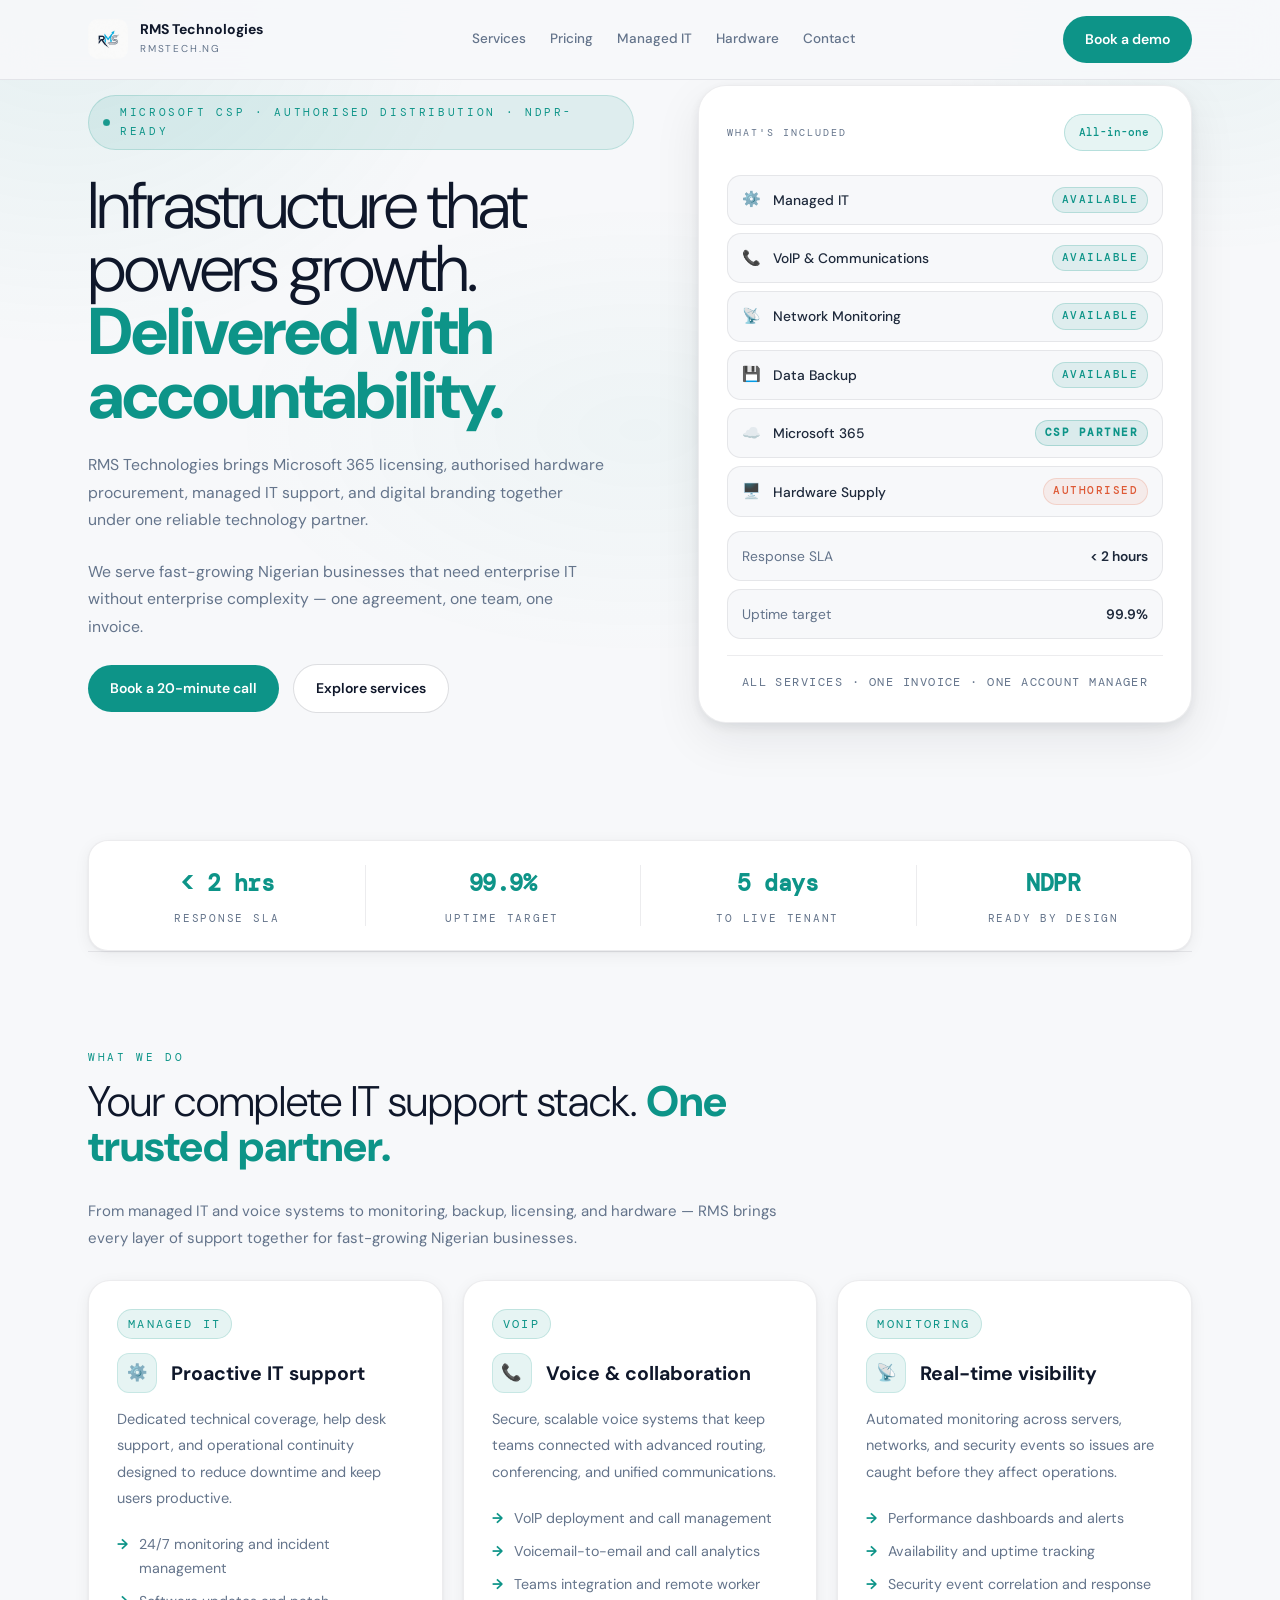
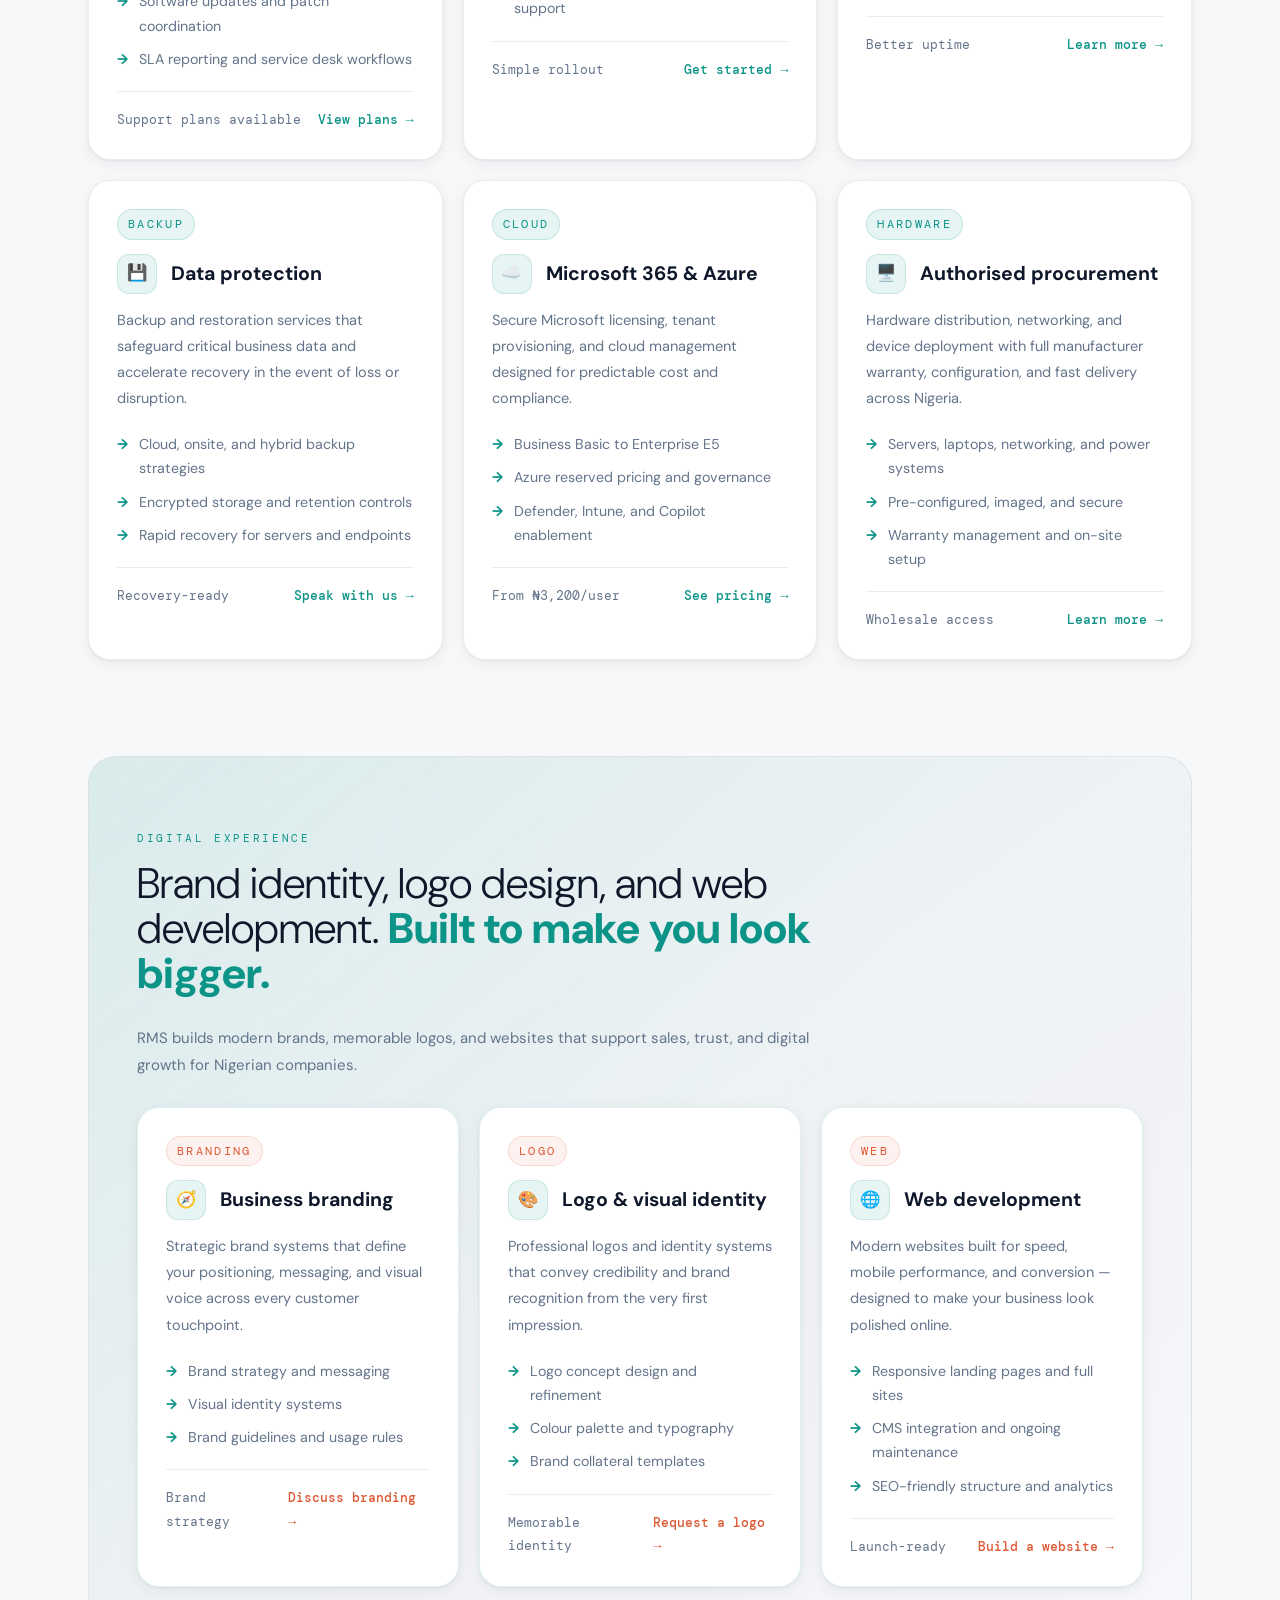
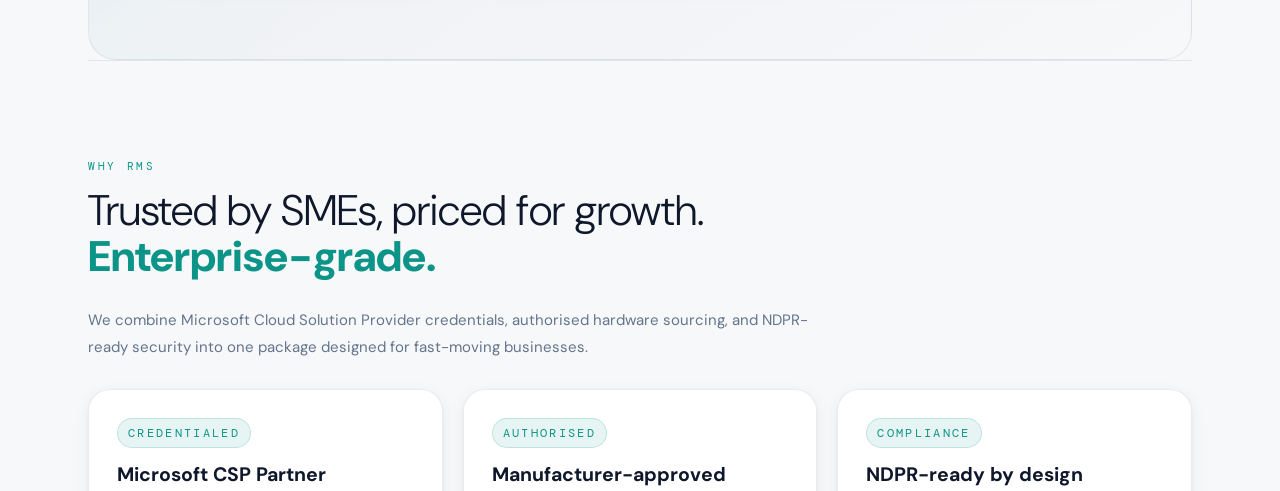
<file: index.html>
<!DOCTYPE html>
<html lang="en">
<head>
  <meta charset="UTF-8">
  <meta http-equiv="refresh" content="0;url=RMS_Technologies_Website.html">
  <title>RMS Technologies</title>
</head>
<body>
  <p>Redirecting to <a href="RMS_Technologies_Website.html">RMS Technologies homepage</a>...</p>
</body>
</html>
</file>
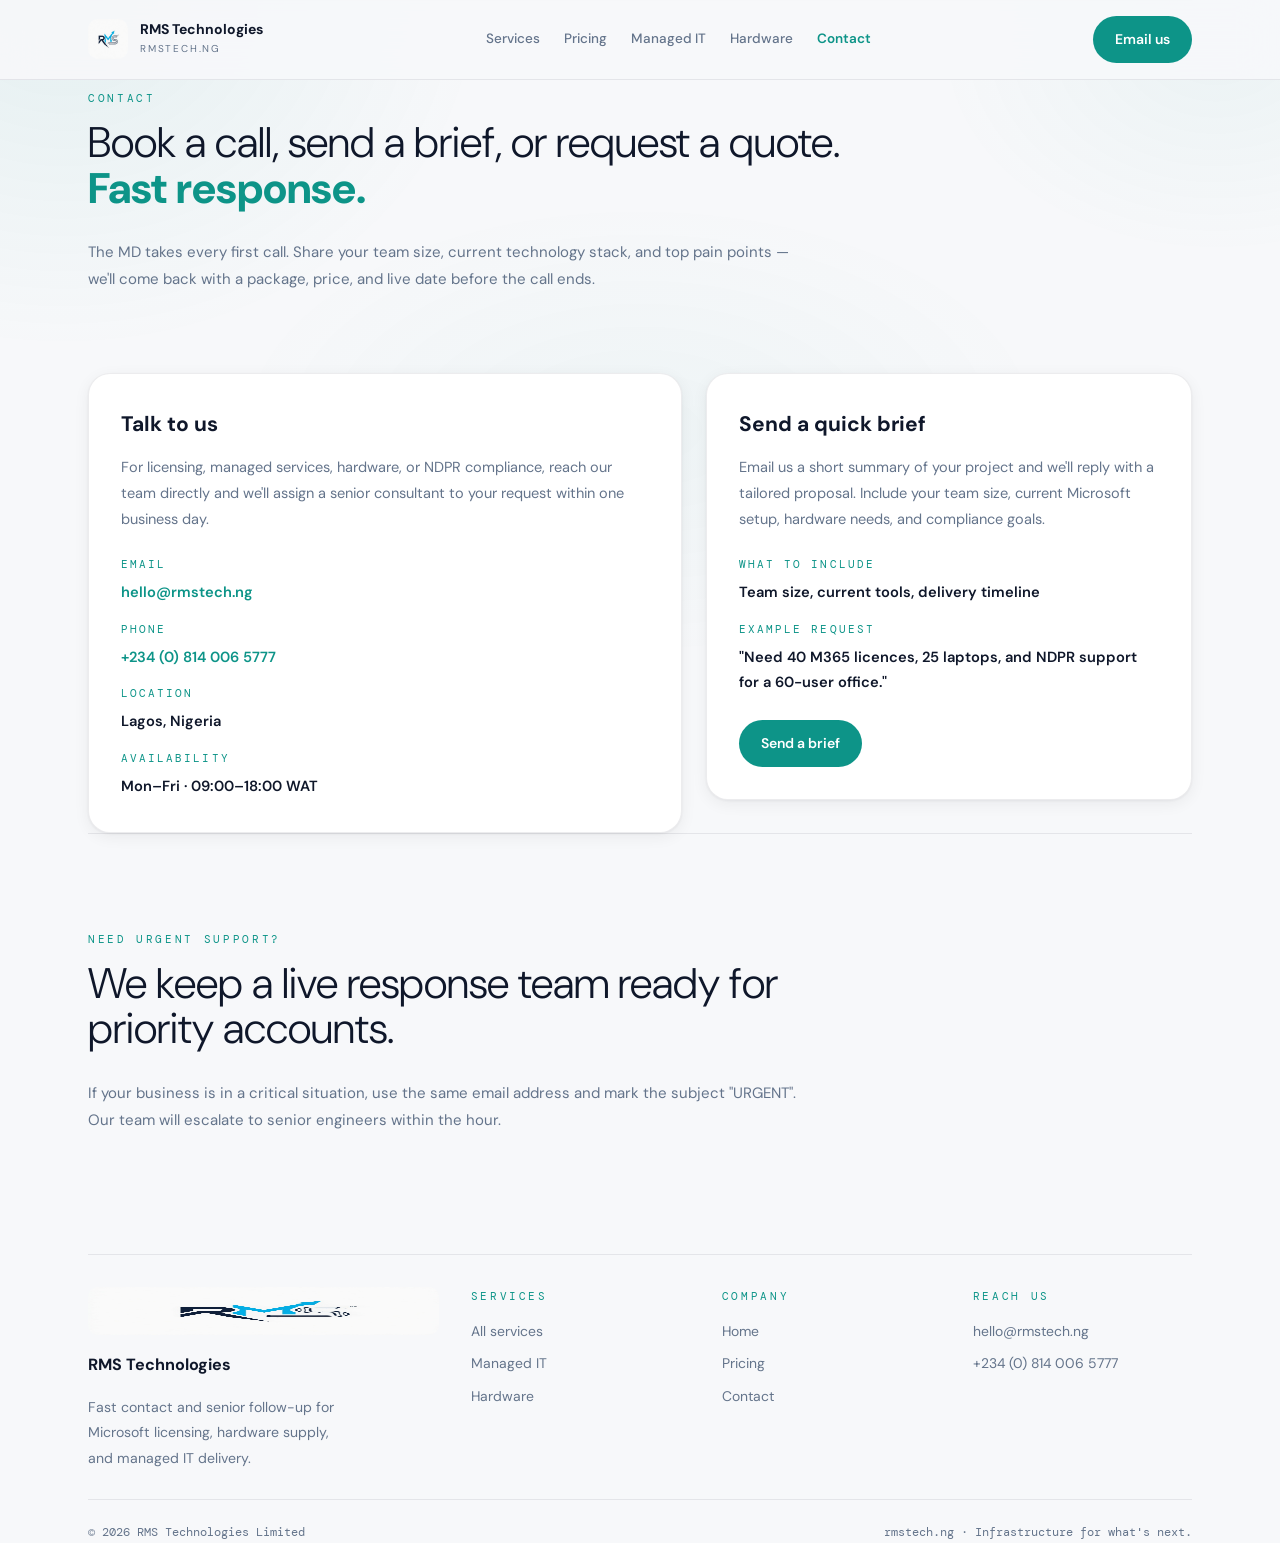
<file: contact.html>
<!DOCTYPE html>
<html lang="en">
<head>
  <meta charset="UTF-8">
  <meta name="viewport" content="width=device-width, initial-scale=1.0">
  <title>Contact | RMS Technologies</title>
  <meta name="description" content="Contact RMS Technologies for managed IT, Microsoft 365 licensing, hardware procurement, or NDPR compliance support. The MD takes every first call.">
  <link rel="icon" href="rms-logo.jpeg" type="image/jpeg">
  <meta property="og:type" content="website">
  <meta property="og:title" content="Contact | RMS Technologies">
  <meta property="og:description" content="Book a call, send a brief, or request a quote. Fast response — the MD takes every first call.">
  <meta property="og:image" content="https://damilolanoel.github.io/RMS-Technology/rms-logo.jpeg">
  <meta name="twitter:card" content="summary">
  <link rel="stylesheet" href="styles.css">
</head>
<body>

  <header>
    <nav class="navbar" aria-label="Main navigation">
      <a href="RMS_Technologies_Website.html" class="brand">
        <img src="rms-logo.jpeg" alt="RMS Technologies" class="brand-logo" width="40" height="40">
        <div class="brand-copy">
          <div class="brand-name">RMS Technologies</div>
          <div class="brand-tag">rmstech.ng</div>
        </div>
      </a>
      <div class="nav-links" id="nav-links">
        <a href="services.html">Services</a>
        <a href="pricing.html">Pricing</a>
        <a href="managed-it.html">Managed IT</a>
        <a href="hardware.html">Hardware</a>
        <a href="contact.html" aria-current="page">Contact</a>
      </div>
      <div class="nav-actions">
        <a href="mailto:hello@rmstech.ng" class="btn btn-primary">Email us</a>
        <button class="nav-toggle" aria-label="Open navigation" aria-expanded="false" aria-controls="nav-links">
          <svg width="18" height="14" viewBox="0 0 18 14" fill="none" aria-hidden="true">
            <rect width="18" height="2" rx="1" fill="currentColor"/>
            <rect y="6" width="18" height="2" rx="1" fill="currentColor"/>
            <rect y="12" width="18" height="2" rx="1" fill="currentColor"/>
          </svg>
        </button>
      </div>
    </nav>
  </header>

  <main class="page-shell">

    <section class="section page-hero">
      <div class="section-header">
        <span class="section-eyebrow">Contact</span>
        <h1 class="section-title">Book a call, send a brief, or request a quote. <strong>Fast response.</strong></h1>
      </div>
      <p class="section-copy">The MD takes every first call. Share your team size, current technology stack, and top pain points — we'll come back with a package, price, and live date before the call ends.</p>
    </section>

    <div class="contact-panel">
      <div class="contact-card">
        <h3>Talk to us</h3>
        <p>For licensing, managed services, hardware, or NDPR compliance, reach our team directly and we'll assign a senior consultant to your request within one business day.</p>
        <div class="contact-list">
          <div class="contact-item">
            <label>Email</label>
            <strong><a href="mailto:hello@rmstech.ng">hello@rmstech.ng</a></strong>
          </div>
          <div class="contact-item">
            <label>Phone</label>
            <strong><a href="tel:+2348140065777">+234 (0) 814 006 5777</a></strong>
          </div>
          <div class="contact-item">
            <label>Location</label>
            <strong>Lagos, Nigeria</strong>
          </div>
          <div class="contact-item">
            <label>Availability</label>
            <strong>Mon–Fri · 09:00–18:00 WAT</strong>
          </div>
        </div>
      </div>

      <div class="contact-card">
        <h3>Send a quick brief</h3>
        <p>Email us a short summary of your project and we'll reply with a tailored proposal. Include your team size, current Microsoft setup, hardware needs, and compliance goals.</p>
        <div class="contact-list">
          <div class="contact-item">
            <label>What to include</label>
            <strong>Team size, current tools, delivery timeline</strong>
          </div>
          <div class="contact-item">
            <label>Example request</label>
            <strong>"Need 40 M365 licences, 25 laptops, and NDPR support for a 60-user office."</strong>
          </div>
        </div>
        <div class="hero-actions" style="margin-top:24px;">
          <a href="mailto:hello@rmstech.ng?subject=RMS%20Quote%20Request" class="btn btn-primary">Send a brief</a>
        </div>
      </div>
    </div>

    <section class="section cta-section">
      <div class="section-header">
        <span class="section-eyebrow">Need urgent support?</span>
        <h2 class="section-title">We keep a live response team ready for priority accounts.</h2>
      </div>
      <p class="section-copy">If your business is in a critical situation, use the same email address and mark the subject "URGENT". Our team will escalate to senior engineers within the hour.</p>
    </section>

  </main>

  <footer class="page-shell">
    <div class="footer-inner">
      <div class="footer-brand">
        <img src="rms-logo.jpeg" alt="RMS Technologies" class="brand-logo" width="48" height="48">
        <h2>RMS Technologies</h2>
        <p>Fast contact and senior follow-up for Microsoft licensing, hardware supply, and managed IT delivery.</p>
      </div>
      <div class="footer-links">
        <span class="footer-col-label">Services</span>
        <a href="services.html">All services</a>
        <a href="managed-it.html">Managed IT</a>
        <a href="hardware.html">Hardware</a>
      </div>
      <div class="footer-links">
        <span class="footer-col-label">Company</span>
        <a href="RMS_Technologies_Website.html">Home</a>
        <a href="pricing.html">Pricing</a>
        <a href="contact.html">Contact</a>
      </div>
      <div class="footer-links">
        <span class="footer-col-label">Reach us</span>
        <a href="mailto:hello@rmstech.ng">hello@rmstech.ng</a>
        <a href="tel:+2348140065777">+234 (0) 814 006 5777</a>
      </div>
    </div>
    <div class="footer-bottom">
      <div>© 2026 RMS Technologies Limited</div>
      <div>rmstech.ng · Infrastructure for what's next.</div>
    </div>
  </footer>

  <script>
  (function(){
    var t=document.querySelector('.nav-toggle'),n=document.getElementById('nav-links');
    if(!t||!n)return;
    t.addEventListener('click',function(){var o=n.classList.toggle('open');t.setAttribute('aria-expanded',String(o));});
    document.addEventListener('click',function(e){if(!e.target.closest('header')){n.classList.remove('open');t.setAttribute('aria-expanded','false');}});
  })();
  </script>

</body>
</html>
</file>
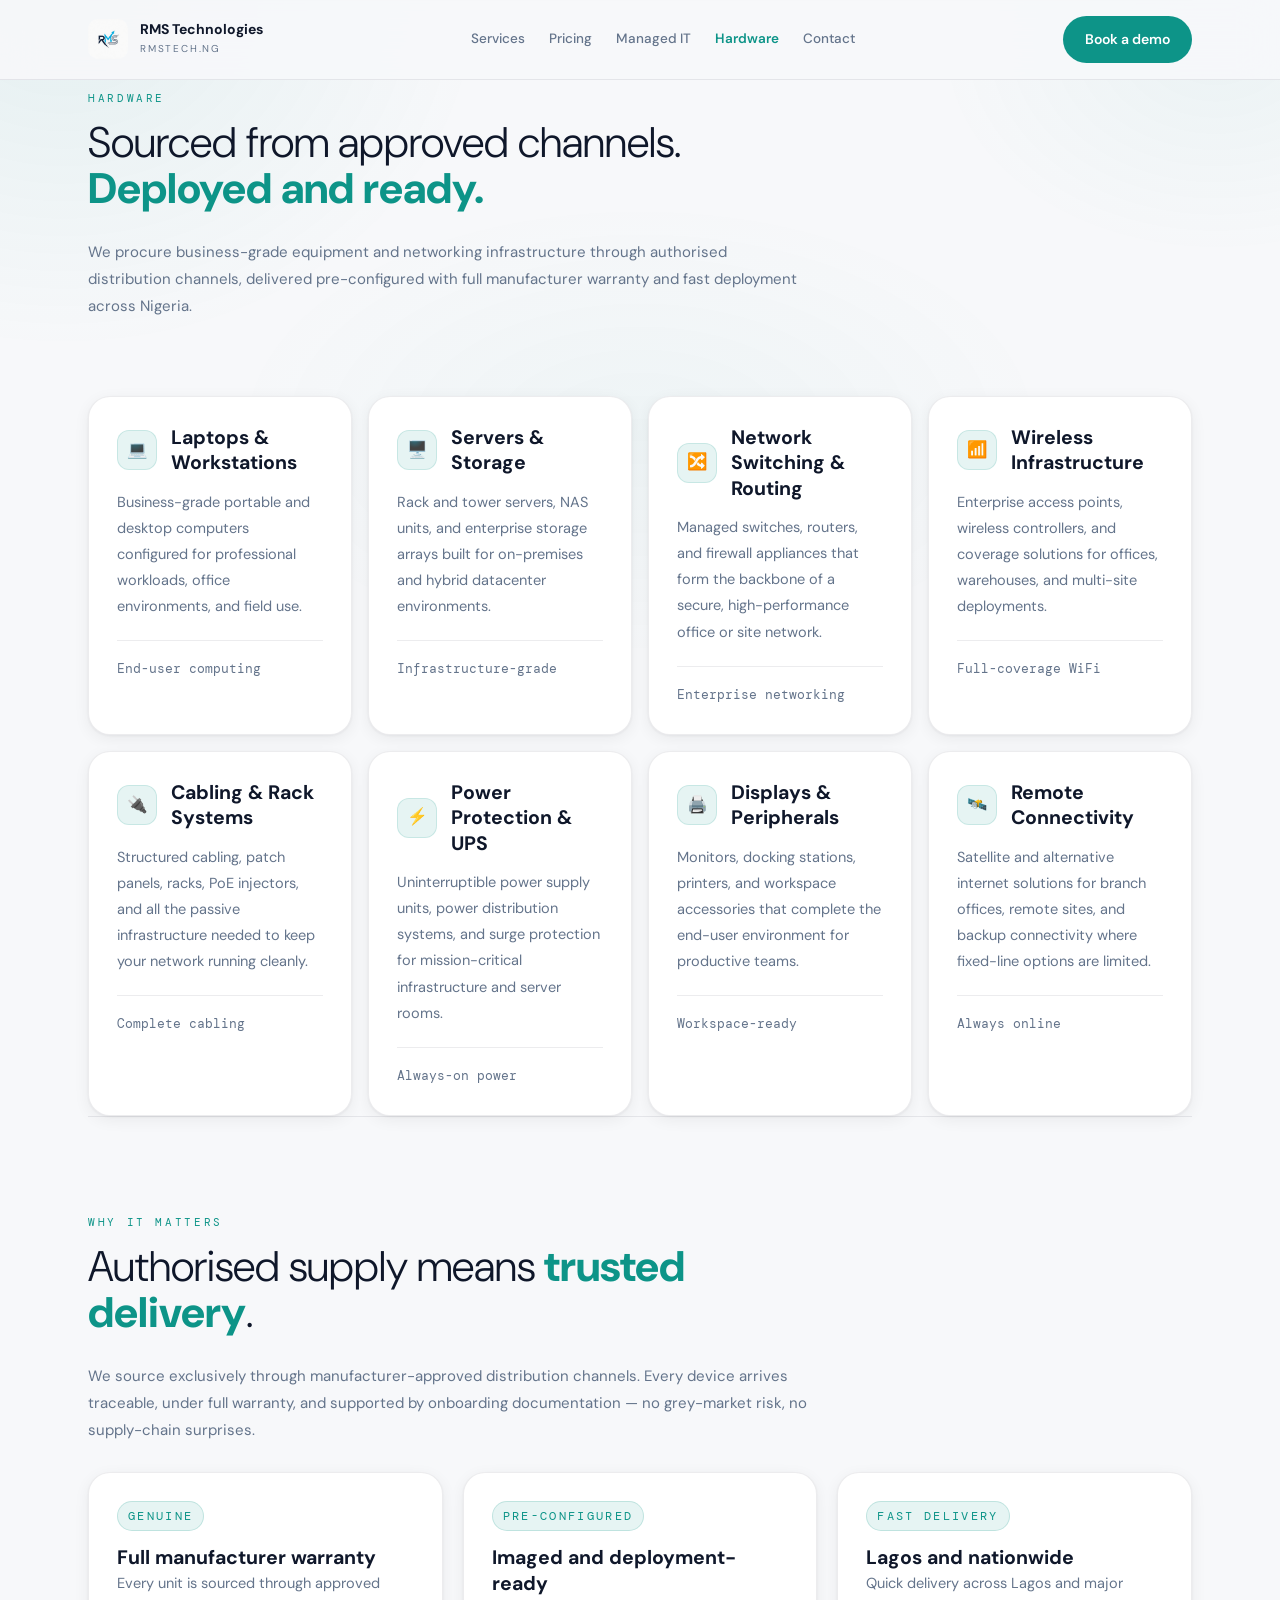
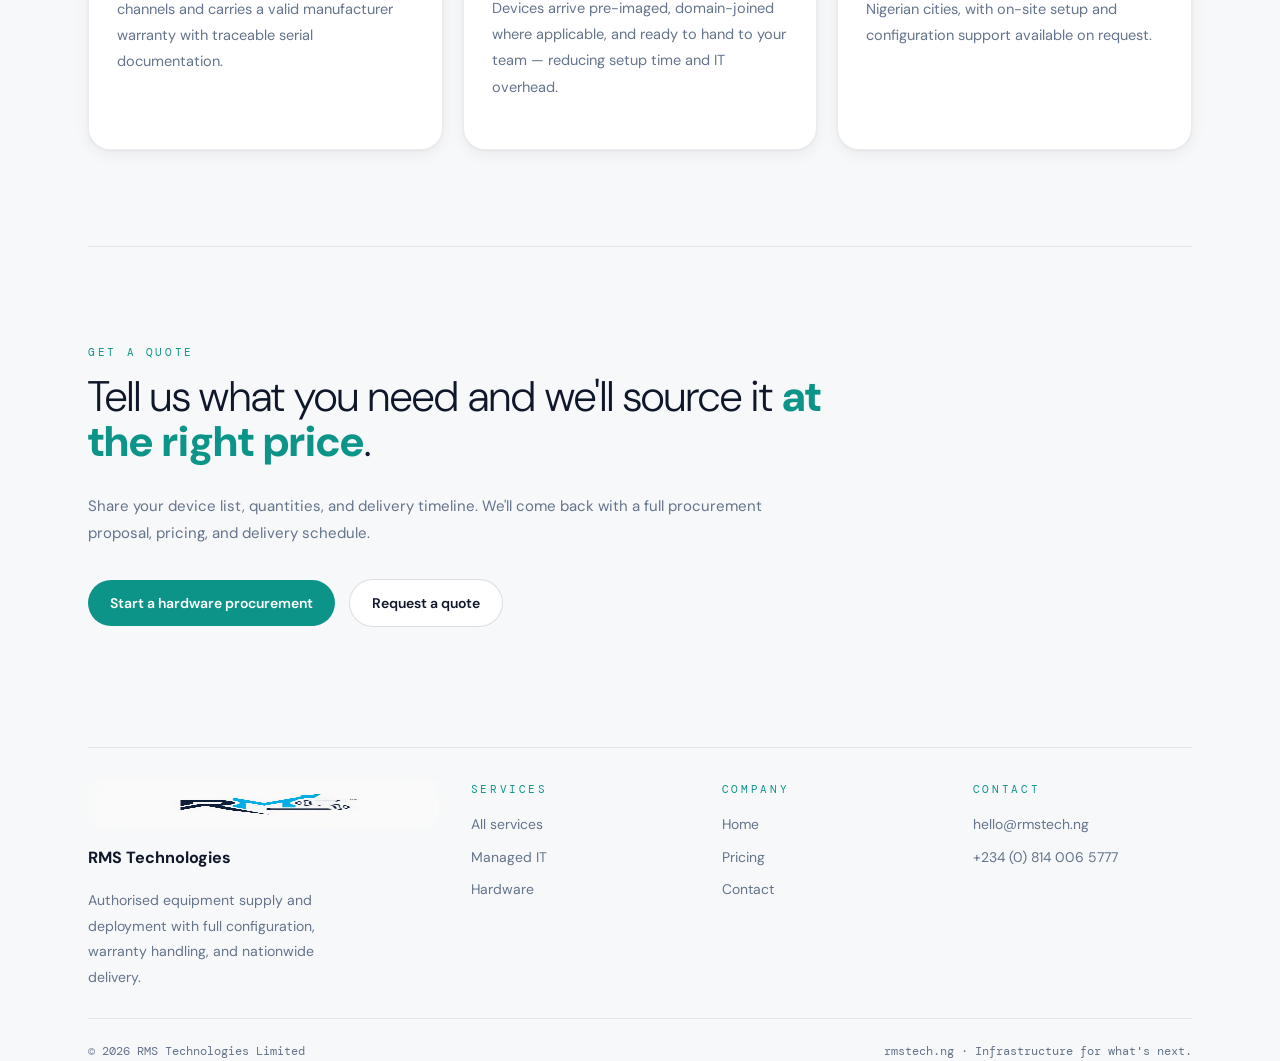
<file: hardware.html>
<!DOCTYPE html>
<html lang="en">
<head>
  <meta charset="UTF-8">
  <meta name="viewport" content="width=device-width, initial-scale=1.0">
  <title>Hardware | RMS Technologies</title>
  <meta name="description" content="Authorised hardware procurement — laptops, servers, networking, and power infrastructure sourced through manufacturer-approved channels with fast delivery across Nigeria.">
  <link rel="icon" href="rms-logo.jpeg" type="image/jpeg">
  <meta property="og:type" content="website">
  <meta property="og:title" content="Hardware | RMS Technologies">
  <meta property="og:description" content="Wholesale, authorised hardware supply. Pre-configured and deployment-ready with full manufacturer warranty.">
  <meta property="og:image" content="https://damilolanoel.github.io/RMS-Technology/rms-logo.jpeg">
  <meta name="twitter:card" content="summary">
  <link rel="stylesheet" href="styles.css">
</head>
<body>

  <header>
    <nav class="navbar" aria-label="Main navigation">
      <a href="RMS_Technologies_Website.html" class="brand">
        <img src="rms-logo.jpeg" alt="RMS Technologies" class="brand-logo" width="40" height="40">
        <div class="brand-copy">
          <div class="brand-name">RMS Technologies</div>
          <div class="brand-tag">rmstech.ng</div>
        </div>
      </a>
      <div class="nav-links" id="nav-links">
        <a href="services.html">Services</a>
        <a href="pricing.html">Pricing</a>
        <a href="managed-it.html">Managed IT</a>
        <a href="hardware.html" aria-current="page">Hardware</a>
        <a href="contact.html">Contact</a>
      </div>
      <div class="nav-actions">
        <a href="contact.html" class="btn btn-primary">Book a demo</a>
        <button class="nav-toggle" aria-label="Open navigation" aria-expanded="false" aria-controls="nav-links">
          <svg width="18" height="14" viewBox="0 0 18 14" fill="none" aria-hidden="true">
            <rect width="18" height="2" rx="1" fill="currentColor"/>
            <rect y="6" width="18" height="2" rx="1" fill="currentColor"/>
            <rect y="12" width="18" height="2" rx="1" fill="currentColor"/>
          </svg>
        </button>
      </div>
    </nav>
  </header>

  <main class="page-shell">

    <section class="section page-hero">
      <div class="section-header">
        <span class="section-eyebrow">Hardware</span>
        <h1 class="section-title">Sourced from approved channels. <strong>Deployed and ready.</strong></h1>
      </div>
      <p class="section-copy">We procure business-grade equipment and networking infrastructure through authorised distribution channels, delivered pre-configured with full manufacturer warranty and fast deployment across Nigeria.</p>
    </section>

    <div class="grid-4">
      <article class="card">
        <div class="card-heading">
          <span class="card-icon" aria-hidden="true">💻</span>
          <div class="card-title">Laptops & Workstations</div>
        </div>
        <p class="card-copy">Business-grade portable and desktop computers configured for professional workloads, office environments, and field use.</p>
        <div class="card-foot"><span>End-user computing</span></div>
      </article>
      <article class="card">
        <div class="card-heading">
          <span class="card-icon" aria-hidden="true">🖥️</span>
          <div class="card-title">Servers & Storage</div>
        </div>
        <p class="card-copy">Rack and tower servers, NAS units, and enterprise storage arrays built for on-premises and hybrid datacenter environments.</p>
        <div class="card-foot"><span>Infrastructure-grade</span></div>
      </article>
      <article class="card">
        <div class="card-heading">
          <span class="card-icon" aria-hidden="true">🔀</span>
          <div class="card-title">Network Switching & Routing</div>
        </div>
        <p class="card-copy">Managed switches, routers, and firewall appliances that form the backbone of a secure, high-performance office or site network.</p>
        <div class="card-foot"><span>Enterprise networking</span></div>
      </article>
      <article class="card">
        <div class="card-heading">
          <span class="card-icon" aria-hidden="true">📶</span>
          <div class="card-title">Wireless Infrastructure</div>
        </div>
        <p class="card-copy">Enterprise access points, wireless controllers, and coverage solutions for offices, warehouses, and multi-site deployments.</p>
        <div class="card-foot"><span>Full-coverage WiFi</span></div>
      </article>
      <article class="card">
        <div class="card-heading">
          <span class="card-icon" aria-hidden="true">🔌</span>
          <div class="card-title">Cabling & Rack Systems</div>
        </div>
        <p class="card-copy">Structured cabling, patch panels, racks, PoE injectors, and all the passive infrastructure needed to keep your network running cleanly.</p>
        <div class="card-foot"><span>Complete cabling</span></div>
      </article>
      <article class="card">
        <div class="card-heading">
          <span class="card-icon" aria-hidden="true">⚡</span>
          <div class="card-title">Power Protection & UPS</div>
        </div>
        <p class="card-copy">Uninterruptible power supply units, power distribution systems, and surge protection for mission-critical infrastructure and server rooms.</p>
        <div class="card-foot"><span>Always-on power</span></div>
      </article>
      <article class="card">
        <div class="card-heading">
          <span class="card-icon" aria-hidden="true">🖨️</span>
          <div class="card-title">Displays & Peripherals</div>
        </div>
        <p class="card-copy">Monitors, docking stations, printers, and workspace accessories that complete the end-user environment for productive teams.</p>
        <div class="card-foot"><span>Workspace-ready</span></div>
      </article>
      <article class="card">
        <div class="card-heading">
          <span class="card-icon" aria-hidden="true">🛰️</span>
          <div class="card-title">Remote Connectivity</div>
        </div>
        <p class="card-copy">Satellite and alternative internet solutions for branch offices, remote sites, and backup connectivity where fixed-line options are limited.</p>
        <div class="card-foot"><span>Always online</span></div>
      </article>
    </div>

    <section class="section">
      <div class="section-header">
        <span class="section-eyebrow">Why it matters</span>
        <h2 class="section-title">Authorised supply means <strong>trusted delivery</strong>.</h2>
      </div>
      <p class="section-copy">We source exclusively through manufacturer-approved distribution channels. Every device arrives traceable, under full warranty, and supported by onboarding documentation — no grey-market risk, no supply-chain surprises.</p>
      <div class="grid-3">
        <article class="card">
          <div class="card-flag">Genuine</div>
          <h3 class="card-title">Full manufacturer warranty</h3>
          <p class="card-copy">Every unit is sourced through approved channels and carries a valid manufacturer warranty with traceable serial documentation.</p>
        </article>
        <article class="card">
          <div class="card-flag">Pre-configured</div>
          <h3 class="card-title">Imaged and deployment-ready</h3>
          <p class="card-copy">Devices arrive pre-imaged, domain-joined where applicable, and ready to hand to your team — reducing setup time and IT overhead.</p>
        </article>
        <article class="card">
          <div class="card-flag">Fast delivery</div>
          <h3 class="card-title">Lagos and nationwide</h3>
          <p class="card-copy">Quick delivery across Lagos and major Nigerian cities, with on-site setup and configuration support available on request.</p>
        </article>
      </div>
    </section>

    <section class="section cta-section">
      <div class="section-header">
        <span class="section-eyebrow">Get a quote</span>
        <h2 class="section-title">Tell us what you need and we'll source it <strong>at the right price</strong>.</h2>
      </div>
      <p class="section-copy">Share your device list, quantities, and delivery timeline. We'll come back with a full procurement proposal, pricing, and delivery schedule.</p>
      <div class="hero-actions" style="margin-top:32px;">
        <a href="contact.html" class="btn btn-primary">Start a hardware procurement</a>
        <a href="contact.html" class="btn btn-secondary">Request a quote</a>
      </div>
    </section>

  </main>

  <footer class="page-shell">
    <div class="footer-inner">
      <div class="footer-brand">
        <img src="rms-logo.jpeg" alt="RMS Technologies" class="brand-logo" width="48" height="48">
        <h2>RMS Technologies</h2>
        <p>Authorised equipment supply and deployment with full configuration, warranty handling, and nationwide delivery.</p>
      </div>
      <div class="footer-links">
        <span class="footer-col-label">Services</span>
        <a href="services.html">All services</a>
        <a href="managed-it.html">Managed IT</a>
        <a href="hardware.html">Hardware</a>
      </div>
      <div class="footer-links">
        <span class="footer-col-label">Company</span>
        <a href="RMS_Technologies_Website.html">Home</a>
        <a href="pricing.html">Pricing</a>
        <a href="contact.html">Contact</a>
      </div>
      <div class="footer-links">
        <span class="footer-col-label">Contact</span>
        <a href="mailto:hello@rmstech.ng">hello@rmstech.ng</a>
        <a href="tel:+2348140065777">+234 (0) 814 006 5777</a>
      </div>
    </div>
    <div class="footer-bottom">
      <div>© 2026 RMS Technologies Limited</div>
      <div>rmstech.ng · Infrastructure for what's next.</div>
    </div>
  </footer>

  <script>
  (function(){
    var t=document.querySelector('.nav-toggle'),n=document.getElementById('nav-links');
    if(!t||!n)return;
    t.addEventListener('click',function(){var o=n.classList.toggle('open');t.setAttribute('aria-expanded',String(o));});
    document.addEventListener('click',function(e){if(!e.target.closest('header')){n.classList.remove('open');t.setAttribute('aria-expanded','false');}});
  })();
  </script>

</body>
</html>
</file>
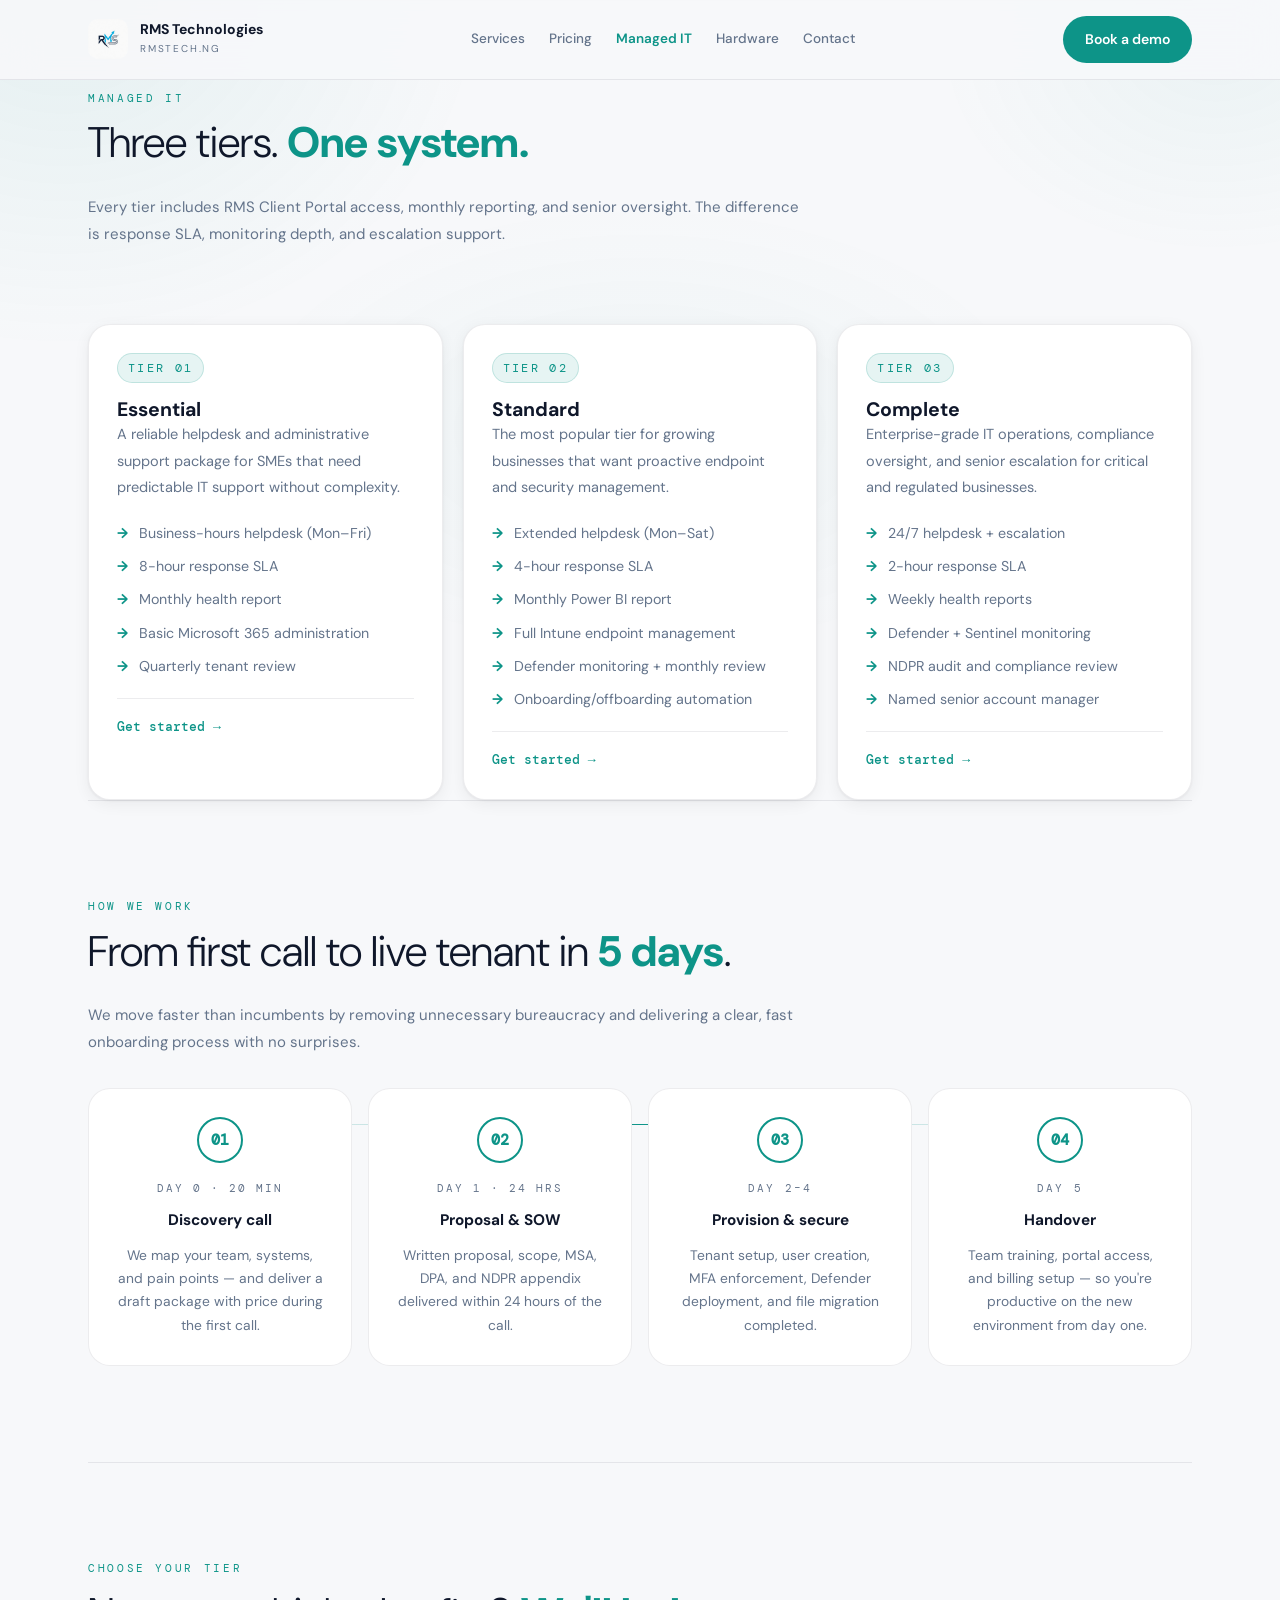
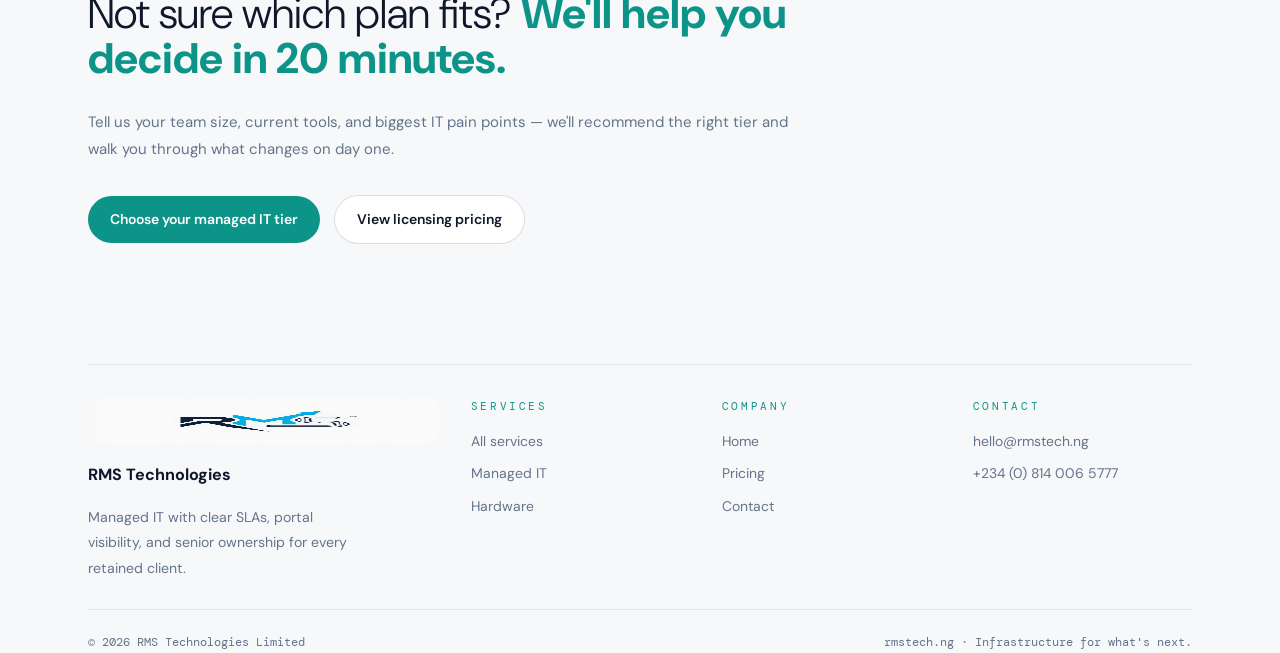
<file: managed-it.html>
<!DOCTYPE html>
<html lang="en">
<head>
  <meta charset="UTF-8">
  <meta name="viewport" content="width=device-width, initial-scale=1.0">
  <title>Managed IT | RMS Technologies</title>
  <meta name="description" content="Three-tier managed IT plans with SLA-backed helpdesk, endpoint management, Defender monitoring, and 24/7 escalation for Nigerian businesses.">
  <link rel="icon" href="rms-logo.jpeg" type="image/jpeg">
  <meta property="og:type" content="website">
  <meta property="og:title" content="Managed IT | RMS Technologies">
  <meta property="og:description" content="Essential, Standard, and Complete managed IT tiers. Pick your SLA, response time, and monitoring depth.">
  <meta property="og:image" content="https://damilolanoel.github.io/RMS-Technology/rms-logo.jpeg">
  <meta name="twitter:card" content="summary">
  <link rel="stylesheet" href="styles.css">
</head>
<body>

  <header>
    <nav class="navbar" aria-label="Main navigation">
      <a href="RMS_Technologies_Website.html" class="brand">
        <img src="rms-logo.jpeg" alt="RMS Technologies" class="brand-logo" width="40" height="40">
        <div class="brand-copy">
          <div class="brand-name">RMS Technologies</div>
          <div class="brand-tag">rmstech.ng</div>
        </div>
      </a>
      <div class="nav-links" id="nav-links">
        <a href="services.html">Services</a>
        <a href="pricing.html">Pricing</a>
        <a href="managed-it.html" aria-current="page">Managed IT</a>
        <a href="hardware.html">Hardware</a>
        <a href="contact.html">Contact</a>
      </div>
      <div class="nav-actions">
        <a href="contact.html" class="btn btn-primary">Book a demo</a>
        <button class="nav-toggle" aria-label="Open navigation" aria-expanded="false" aria-controls="nav-links">
          <svg width="18" height="14" viewBox="0 0 18 14" fill="none" aria-hidden="true">
            <rect width="18" height="2" rx="1" fill="currentColor"/>
            <rect y="6" width="18" height="2" rx="1" fill="currentColor"/>
            <rect y="12" width="18" height="2" rx="1" fill="currentColor"/>
          </svg>
        </button>
      </div>
    </nav>
  </header>

  <main class="page-shell">

    <section class="section page-hero">
      <div class="section-header">
        <span class="section-eyebrow">Managed IT</span>
        <h1 class="section-title">Three tiers. <strong>One system.</strong></h1>
      </div>
      <p class="section-copy">Every tier includes RMS Client Portal access, monthly reporting, and senior oversight. The difference is response SLA, monitoring depth, and escalation support.</p>
    </section>

    <div class="grid-3">
      <article class="card">
        <div class="card-flag">Tier 01</div>
        <h3 class="card-title">Essential</h3>
        <p class="card-copy">A reliable helpdesk and administrative support package for SMEs that need predictable IT support without complexity.</p>
        <ul class="card-list">
          <li>Business-hours helpdesk (Mon–Fri)</li>
          <li>8-hour response SLA</li>
          <li>Monthly health report</li>
          <li>Basic Microsoft 365 administration</li>
          <li>Quarterly tenant review</li>
        </ul>
        <div class="card-foot"><a href="contact.html">Get started →</a></div>
      </article>
      <article class="card">
        <div class="card-flag">Tier 02</div>
        <h3 class="card-title">Standard</h3>
        <p class="card-copy">The most popular tier for growing businesses that want proactive endpoint and security management.</p>
        <ul class="card-list">
          <li>Extended helpdesk (Mon–Sat)</li>
          <li>4-hour response SLA</li>
          <li>Monthly Power BI report</li>
          <li>Full Intune endpoint management</li>
          <li>Defender monitoring + monthly review</li>
          <li>Onboarding/offboarding automation</li>
        </ul>
        <div class="card-foot"><a href="contact.html">Get started →</a></div>
      </article>
      <article class="card">
        <div class="card-flag">Tier 03</div>
        <h3 class="card-title">Complete</h3>
        <p class="card-copy">Enterprise-grade IT operations, compliance oversight, and senior escalation for critical and regulated businesses.</p>
        <ul class="card-list">
          <li>24/7 helpdesk + escalation</li>
          <li>2-hour response SLA</li>
          <li>Weekly health reports</li>
          <li>Defender + Sentinel monitoring</li>
          <li>NDPR audit and compliance review</li>
          <li>Named senior account manager</li>
        </ul>
        <div class="card-foot"><a href="contact.html">Get started →</a></div>
      </article>
    </div>

    <section class="section">
      <div class="section-header">
        <span class="section-eyebrow">How we work</span>
        <h2 class="section-title">From first call to live tenant in <strong>5 days</strong>.</h2>
      </div>
      <p class="section-copy">We move faster than incumbents by removing unnecessary bureaucracy and delivering a clear, fast onboarding process with no surprises.</p>
      <div class="process-grid">
        <div class="process-step">
          <span aria-hidden="true">01</span>
          <div class="process-label">Day 0 · 20 min</div>
          <h4>Discovery call</h4>
          <p>We map your team, systems, and pain points — and deliver a draft package with price during the first call.</p>
        </div>
        <div class="process-step">
          <span aria-hidden="true">02</span>
          <div class="process-label">Day 1 · 24 hrs</div>
          <h4>Proposal & SOW</h4>
          <p>Written proposal, scope, MSA, DPA, and NDPR appendix delivered within 24 hours of the call.</p>
        </div>
        <div class="process-step">
          <span aria-hidden="true">03</span>
          <div class="process-label">Day 2–4</div>
          <h4>Provision & secure</h4>
          <p>Tenant setup, user creation, MFA enforcement, Defender deployment, and file migration completed.</p>
        </div>
        <div class="process-step">
          <span aria-hidden="true">04</span>
          <div class="process-label">Day 5</div>
          <h4>Handover</h4>
          <p>Team training, portal access, and billing setup — so you're productive on the new environment from day one.</p>
        </div>
      </div>
    </section>

    <section class="section cta-section">
      <div class="section-header">
        <span class="section-eyebrow">Choose your tier</span>
        <h2 class="section-title">Not sure which plan fits? <strong>We'll help you decide in 20 minutes.</strong></h2>
      </div>
      <p class="section-copy">Tell us your team size, current tools, and biggest IT pain points — we'll recommend the right tier and walk you through what changes on day one.</p>
      <div class="hero-actions" style="margin-top:32px;">
        <a href="contact.html" class="btn btn-primary">Choose your managed IT tier</a>
        <a href="pricing.html" class="btn btn-secondary">View licensing pricing</a>
      </div>
    </section>

  </main>

  <footer class="page-shell">
    <div class="footer-inner">
      <div class="footer-brand">
        <img src="rms-logo.jpeg" alt="RMS Technologies" class="brand-logo" width="48" height="48">
        <h2>RMS Technologies</h2>
        <p>Managed IT with clear SLAs, portal visibility, and senior ownership for every retained client.</p>
      </div>
      <div class="footer-links">
        <span class="footer-col-label">Services</span>
        <a href="services.html">All services</a>
        <a href="managed-it.html">Managed IT</a>
        <a href="hardware.html">Hardware</a>
      </div>
      <div class="footer-links">
        <span class="footer-col-label">Company</span>
        <a href="RMS_Technologies_Website.html">Home</a>
        <a href="pricing.html">Pricing</a>
        <a href="contact.html">Contact</a>
      </div>
      <div class="footer-links">
        <span class="footer-col-label">Contact</span>
        <a href="mailto:hello@rmstech.ng">hello@rmstech.ng</a>
        <a href="tel:+2348140065777">+234 (0) 814 006 5777</a>
      </div>
    </div>
    <div class="footer-bottom">
      <div>© 2026 RMS Technologies Limited</div>
      <div>rmstech.ng · Infrastructure for what's next.</div>
    </div>
  </footer>

  <script>
  (function(){
    var t=document.querySelector('.nav-toggle'),n=document.getElementById('nav-links');
    if(!t||!n)return;
    t.addEventListener('click',function(){var o=n.classList.toggle('open');t.setAttribute('aria-expanded',String(o));});
    document.addEventListener('click',function(e){if(!e.target.closest('header')){n.classList.remove('open');t.setAttribute('aria-expanded','false');}});
  })();
  </script>

</body>
</html>
</file>
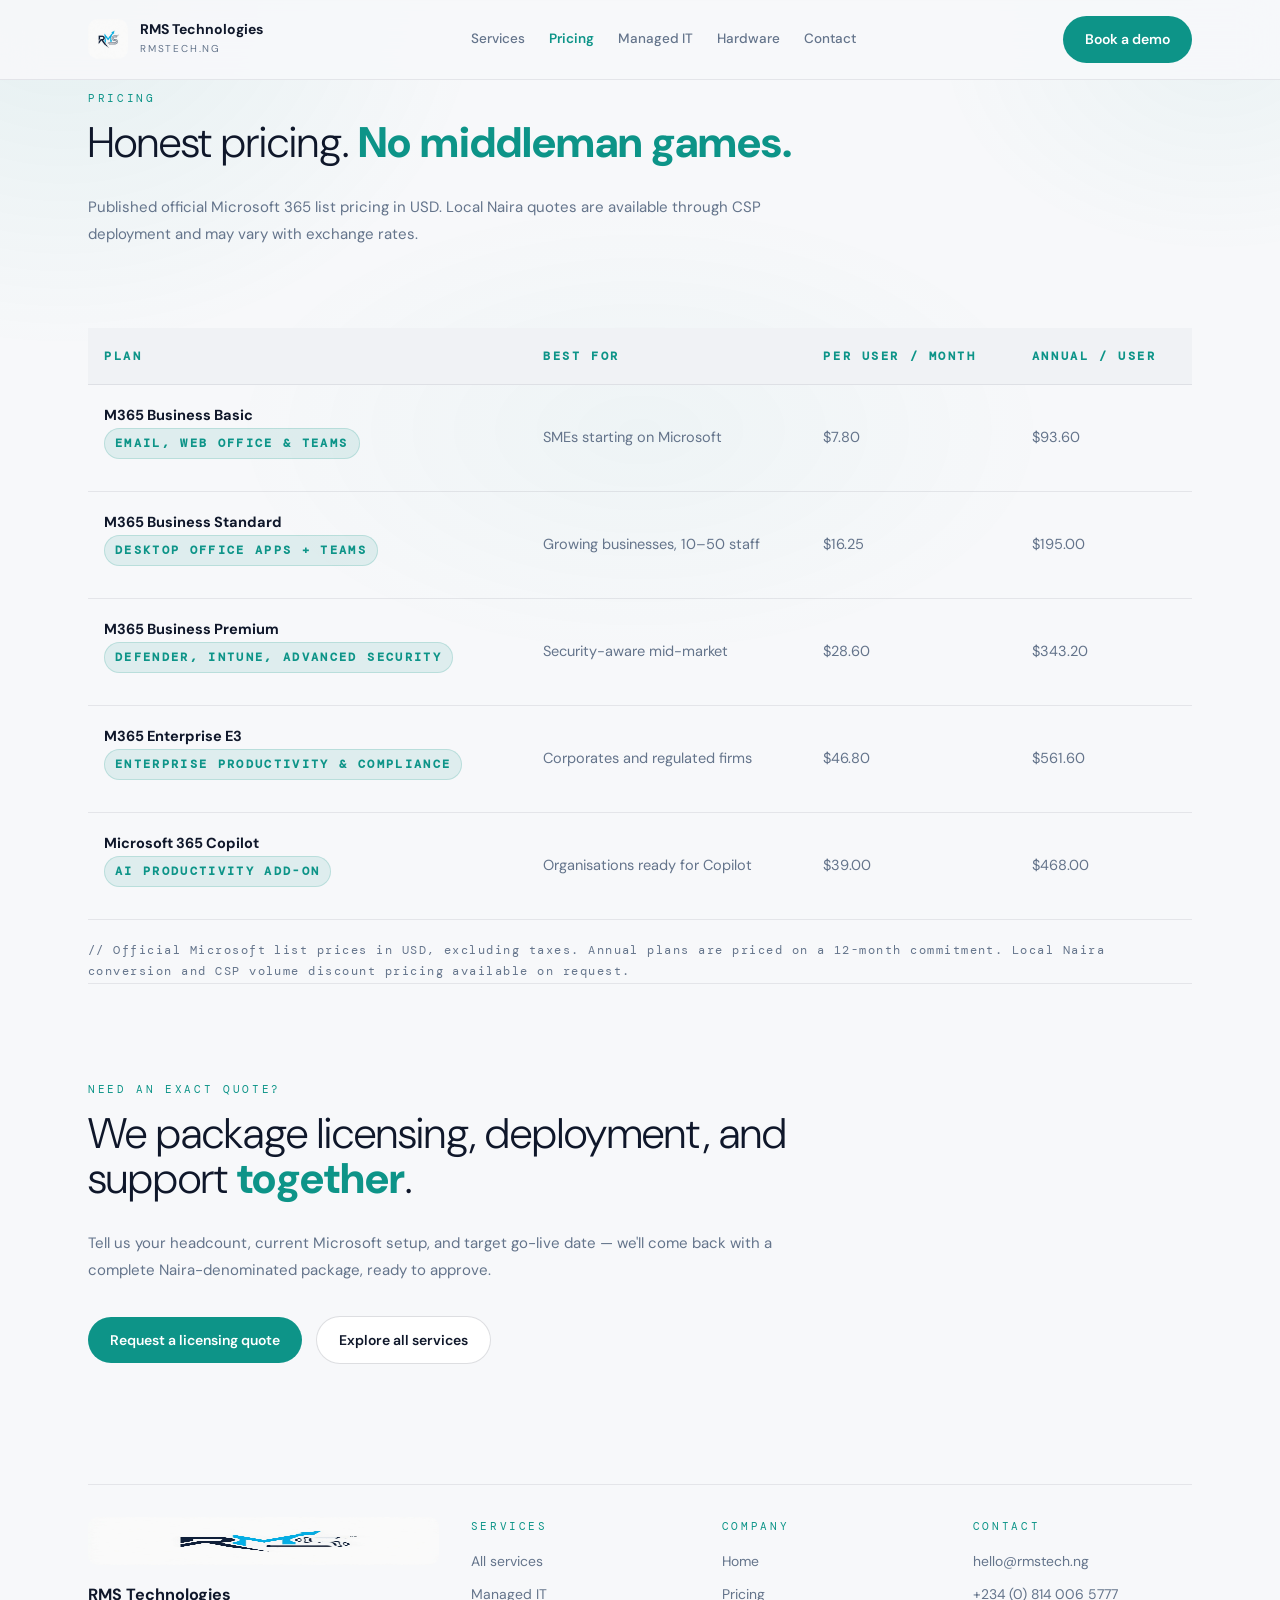
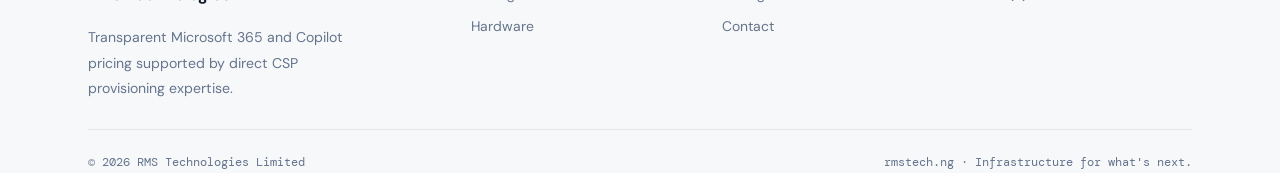
<file: pricing.html>
<!DOCTYPE html>
<html lang="en">
<head>
  <meta charset="UTF-8">
  <meta name="viewport" content="width=device-width, initial-scale=1.0">
  <title>Pricing | RMS Technologies</title>
  <meta name="description" content="Transparent Microsoft 365 and Azure pricing from RMS Technologies, a certified CSP partner. View per-user monthly rates and request a Naira quote.">
  <link rel="icon" href="rms-logo.jpeg" type="image/jpeg">
  <meta property="og:type" content="website">
  <meta property="og:title" content="Pricing | RMS Technologies">
  <meta property="og:description" content="Honest Microsoft 365 pricing with no middleman markups. CSP rates from $7.80/user/month.">
  <meta property="og:image" content="https://damilolanoel.github.io/RMS-Technology/rms-logo.jpeg">
  <meta name="twitter:card" content="summary">
  <link rel="stylesheet" href="styles.css">
</head>
<body>

  <header>
    <nav class="navbar" aria-label="Main navigation">
      <a href="RMS_Technologies_Website.html" class="brand">
        <img src="rms-logo.jpeg" alt="RMS Technologies" class="brand-logo" width="40" height="40">
        <div class="brand-copy">
          <div class="brand-name">RMS Technologies</div>
          <div class="brand-tag">rmstech.ng</div>
        </div>
      </a>
      <div class="nav-links" id="nav-links">
        <a href="services.html">Services</a>
        <a href="pricing.html" aria-current="page">Pricing</a>
        <a href="managed-it.html">Managed IT</a>
        <a href="hardware.html">Hardware</a>
        <a href="contact.html">Contact</a>
      </div>
      <div class="nav-actions">
        <a href="contact.html" class="btn btn-primary">Book a demo</a>
        <button class="nav-toggle" aria-label="Open navigation" aria-expanded="false" aria-controls="nav-links">
          <svg width="18" height="14" viewBox="0 0 18 14" fill="none" aria-hidden="true">
            <rect width="18" height="2" rx="1" fill="currentColor"/>
            <rect y="6" width="18" height="2" rx="1" fill="currentColor"/>
            <rect y="12" width="18" height="2" rx="1" fill="currentColor"/>
          </svg>
        </button>
      </div>
    </nav>
  </header>

  <main class="page-shell">

    <section class="section page-hero">
      <div class="section-header">
        <span class="section-eyebrow">Pricing</span>
        <h1 class="section-title">Honest pricing. <strong>No middleman games.</strong></h1>
      </div>
      <p class="section-copy">Published official Microsoft 365 list pricing in USD. Local Naira quotes are available through CSP deployment and may vary with exchange rates.</p>
    </section>

    <table class="pricing-table">
      <thead>
        <tr>
          <th scope="col">Plan</th>
          <th scope="col">Best for</th>
          <th scope="col">Per user / month</th>
          <th scope="col">Annual / user</th>
        </tr>
      </thead>
      <tbody>
        <tr>
          <td>M365 Business Basic<br><span class="card-flag">Email, web Office &amp; Teams</span></td>
          <td>SMEs starting on Microsoft</td>
          <td>$7.80</td>
          <td>$93.60</td>
        </tr>
        <tr>
          <td>M365 Business Standard<br><span class="card-flag">Desktop Office apps + Teams</span></td>
          <td>Growing businesses, 10–50 staff</td>
          <td>$16.25</td>
          <td>$195.00</td>
        </tr>
        <tr>
          <td>M365 Business Premium<br><span class="card-flag">Defender, Intune, advanced security</span></td>
          <td>Security-aware mid-market</td>
          <td>$28.60</td>
          <td>$343.20</td>
        </tr>
        <tr>
          <td>M365 Enterprise E3<br><span class="card-flag">Enterprise productivity &amp; compliance</span></td>
          <td>Corporates and regulated firms</td>
          <td>$46.80</td>
          <td>$561.60</td>
        </tr>
        <tr>
          <td>Microsoft 365 Copilot<br><span class="card-flag">AI productivity add-on</span></td>
          <td>Organisations ready for Copilot</td>
          <td>$39.00</td>
          <td>$468.00</td>
        </tr>
      </tbody>
    </table>

    <p class="pricing-note">// Official Microsoft list prices in USD, excluding taxes. Annual plans are priced on a 12-month commitment. Local Naira conversion and CSP volume discount pricing available on request.</p>

    <section class="section cta-section">
      <div class="section-header">
        <span class="section-eyebrow">Need an exact quote?</span>
        <h2 class="section-title">We package licensing, deployment, and support <strong>together</strong>.</h2>
      </div>
      <p class="section-copy">Tell us your headcount, current Microsoft setup, and target go-live date — we'll come back with a complete Naira-denominated package, ready to approve.</p>
      <div class="hero-actions" style="margin-top:32px;">
        <a href="contact.html" class="btn btn-primary">Request a licensing quote</a>
        <a href="services.html" class="btn btn-secondary">Explore all services</a>
      </div>
    </section>

  </main>

  <footer class="page-shell">
    <div class="footer-inner">
      <div class="footer-brand">
        <img src="rms-logo.jpeg" alt="RMS Technologies" class="brand-logo" width="48" height="48">
        <h2>RMS Technologies</h2>
        <p>Transparent Microsoft 365 and Copilot pricing supported by direct CSP provisioning expertise.</p>
      </div>
      <div class="footer-links">
        <span class="footer-col-label">Services</span>
        <a href="services.html">All services</a>
        <a href="managed-it.html">Managed IT</a>
        <a href="hardware.html">Hardware</a>
      </div>
      <div class="footer-links">
        <span class="footer-col-label">Company</span>
        <a href="RMS_Technologies_Website.html">Home</a>
        <a href="pricing.html">Pricing</a>
        <a href="contact.html">Contact</a>
      </div>
      <div class="footer-links">
        <span class="footer-col-label">Contact</span>
        <a href="mailto:hello@rmstech.ng">hello@rmstech.ng</a>
        <a href="tel:+2348140065777">+234 (0) 814 006 5777</a>
      </div>
    </div>
    <div class="footer-bottom">
      <div>© 2026 RMS Technologies Limited</div>
      <div>rmstech.ng · Infrastructure for what's next.</div>
    </div>
  </footer>

  <script>
  (function(){
    var t=document.querySelector('.nav-toggle'),n=document.getElementById('nav-links');
    if(!t||!n)return;
    t.addEventListener('click',function(){var o=n.classList.toggle('open');t.setAttribute('aria-expanded',String(o));});
    document.addEventListener('click',function(e){if(!e.target.closest('header')){n.classList.remove('open');t.setAttribute('aria-expanded','false');}});
  })();
  </script>

</body>
</html>
</file>
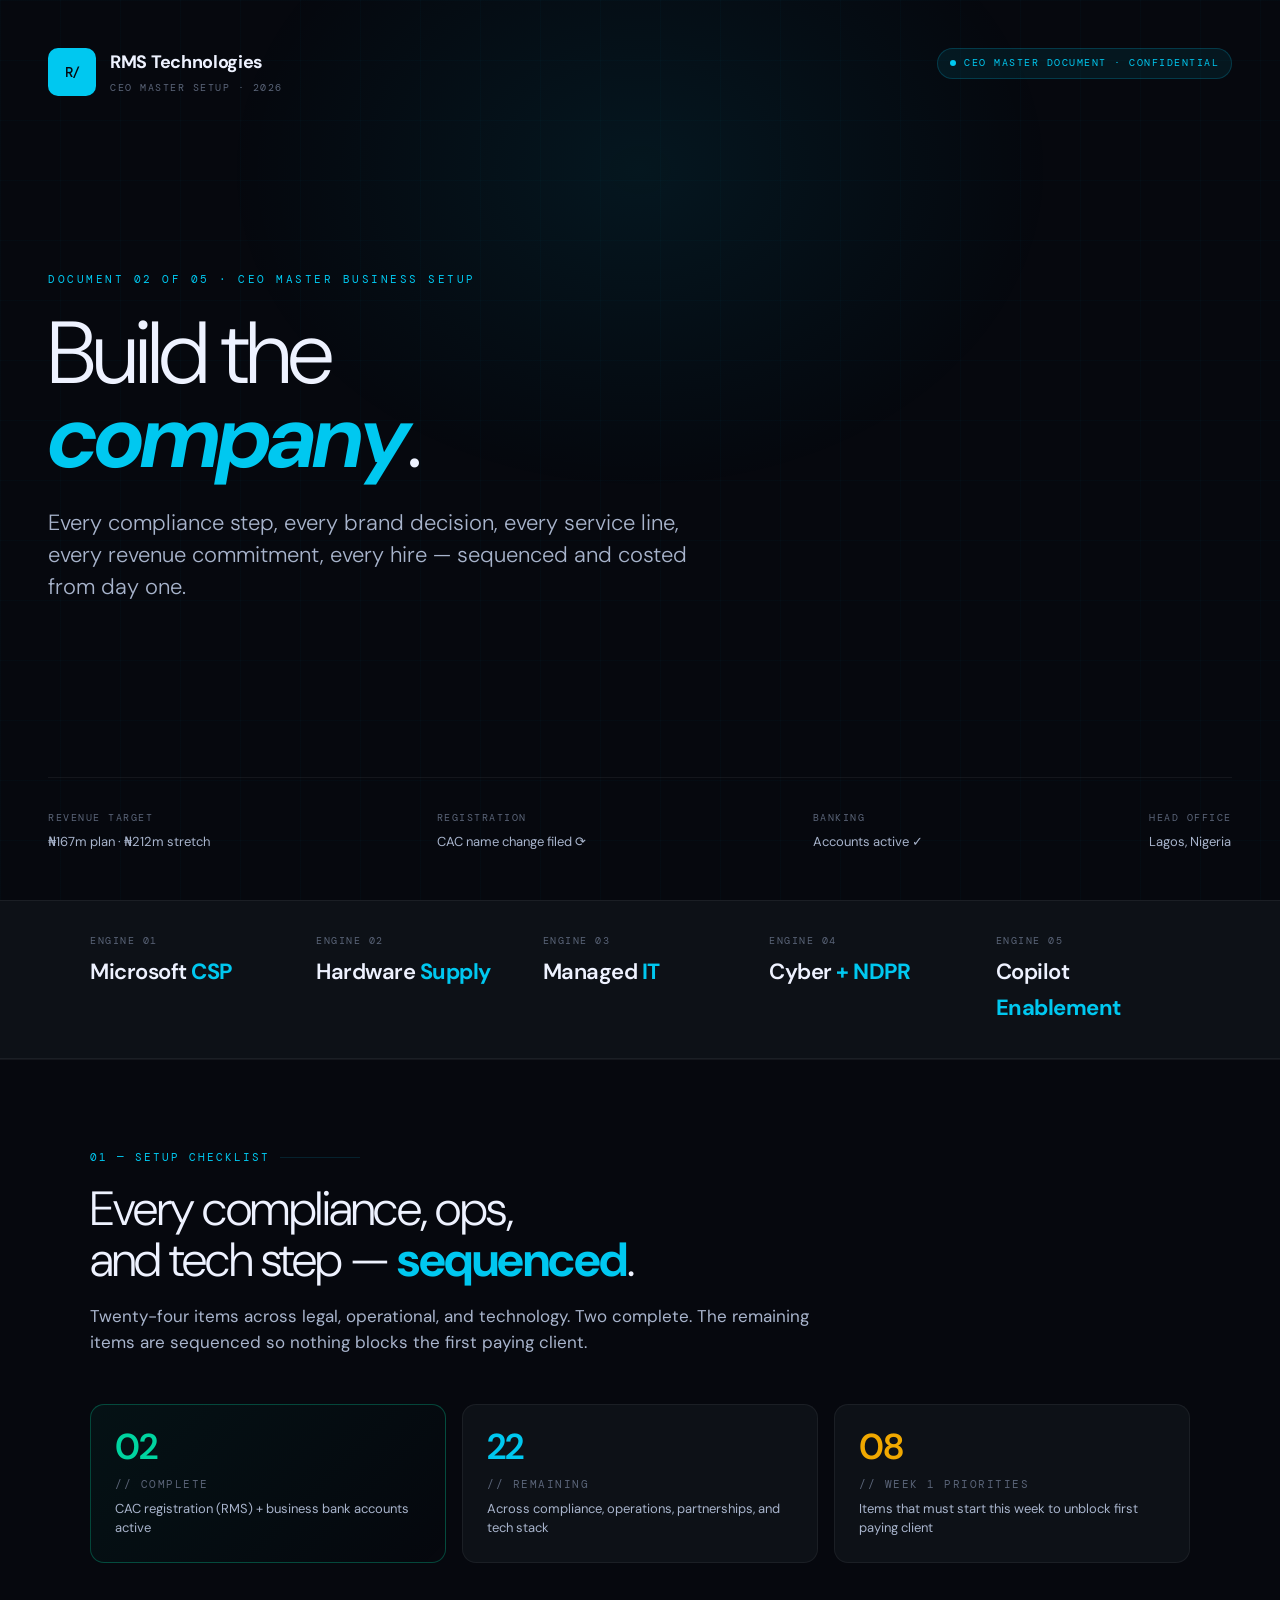
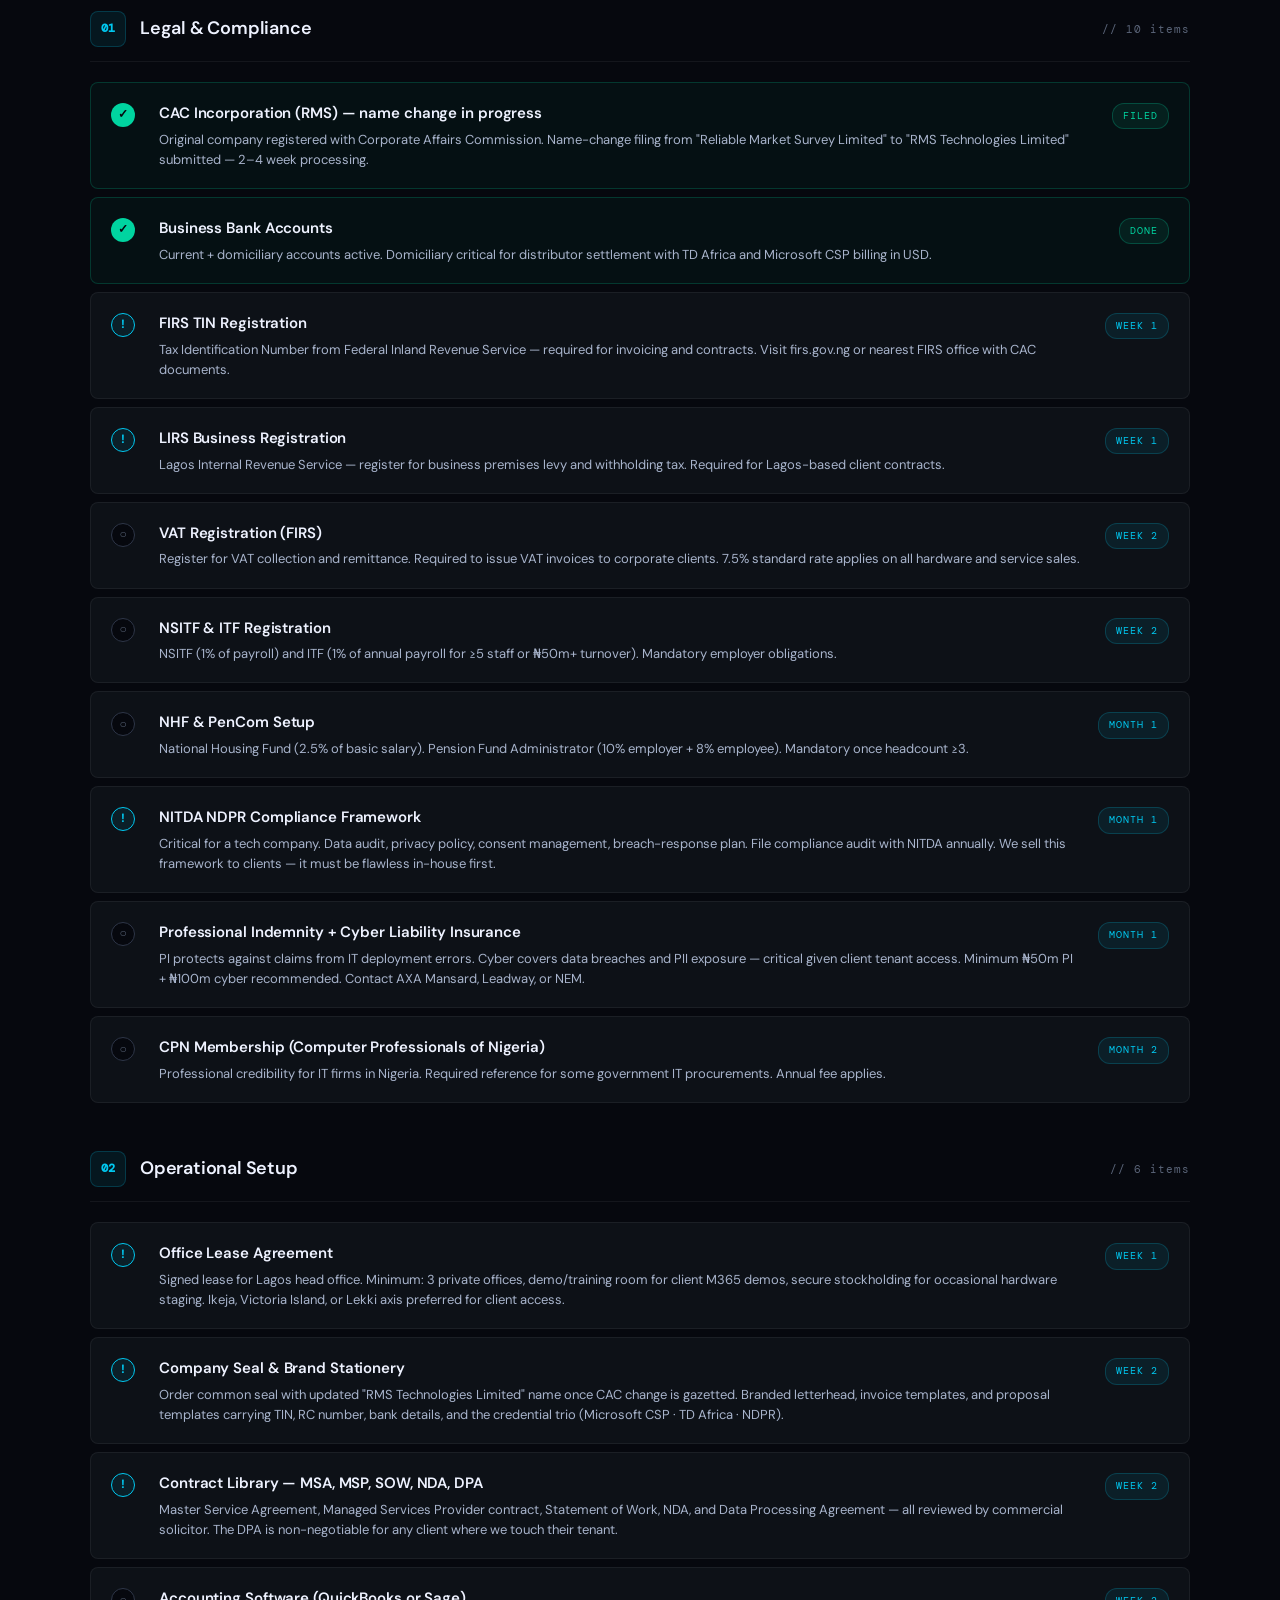
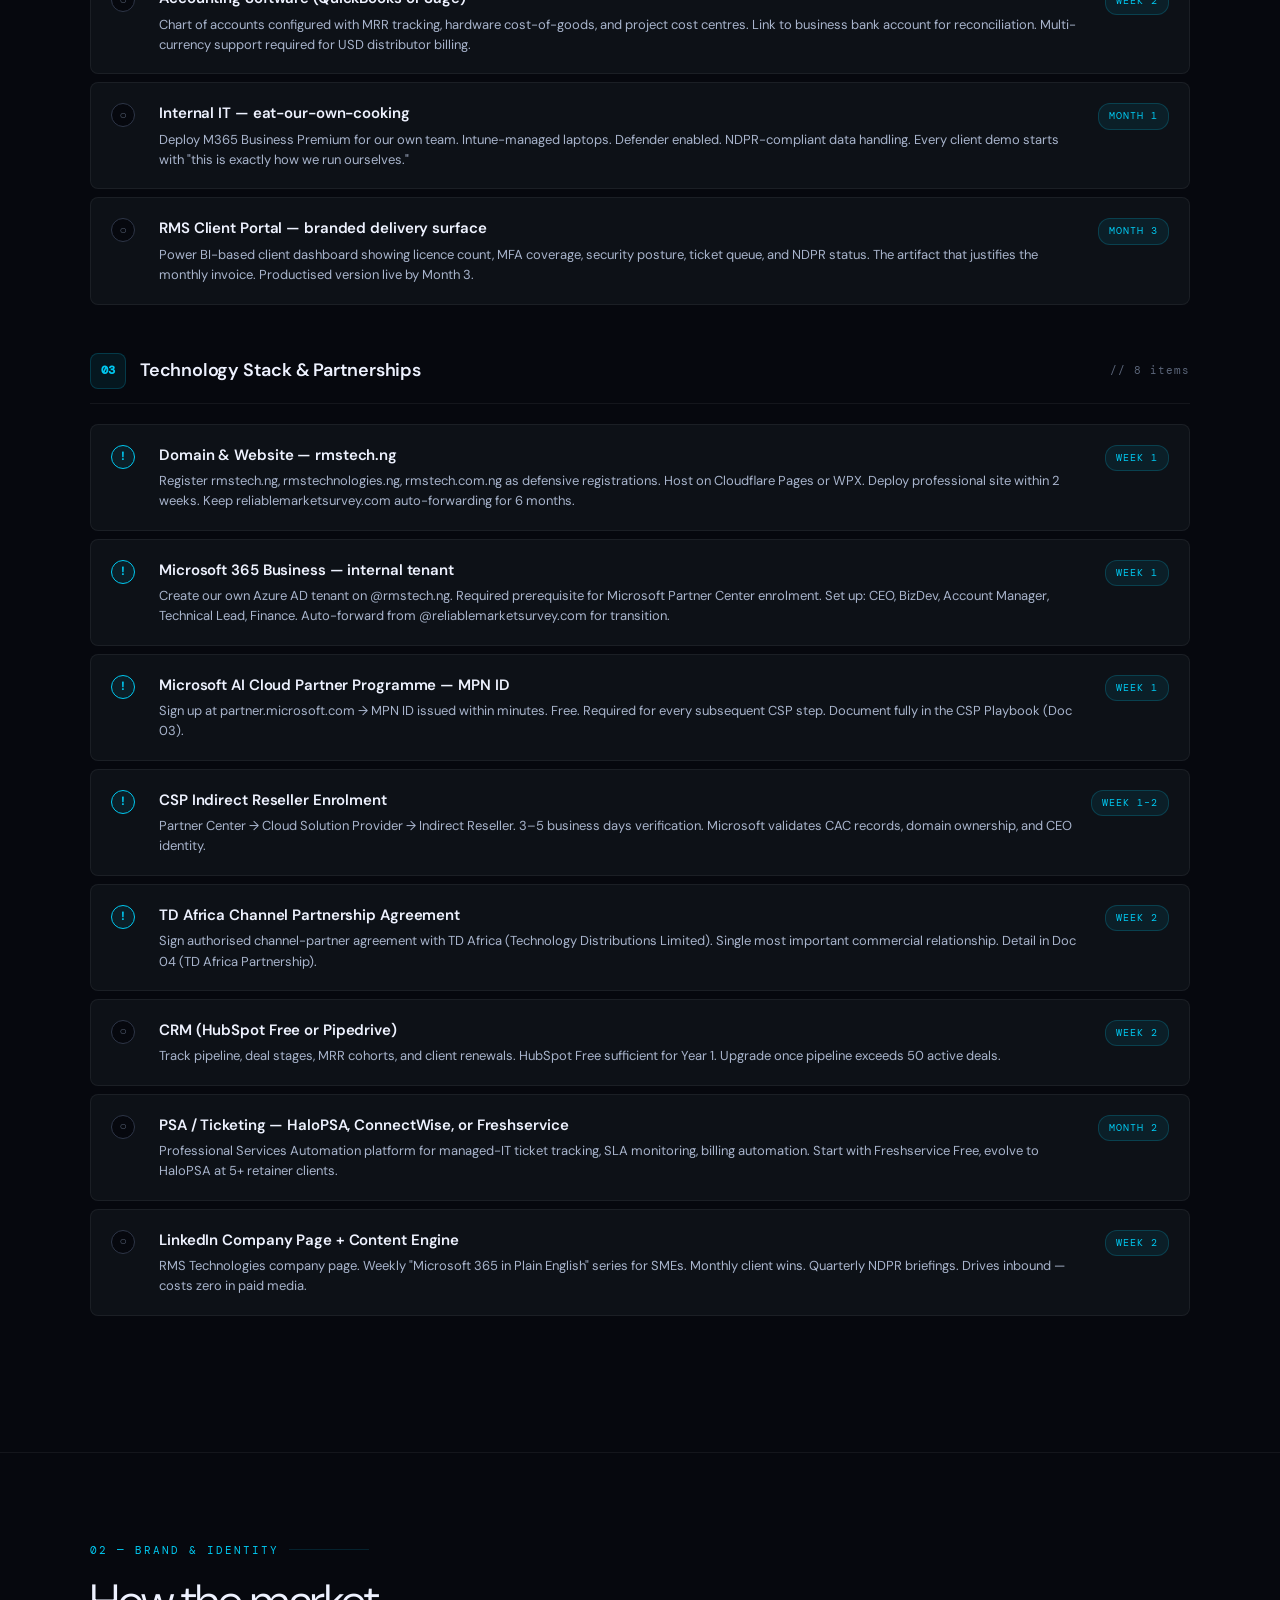
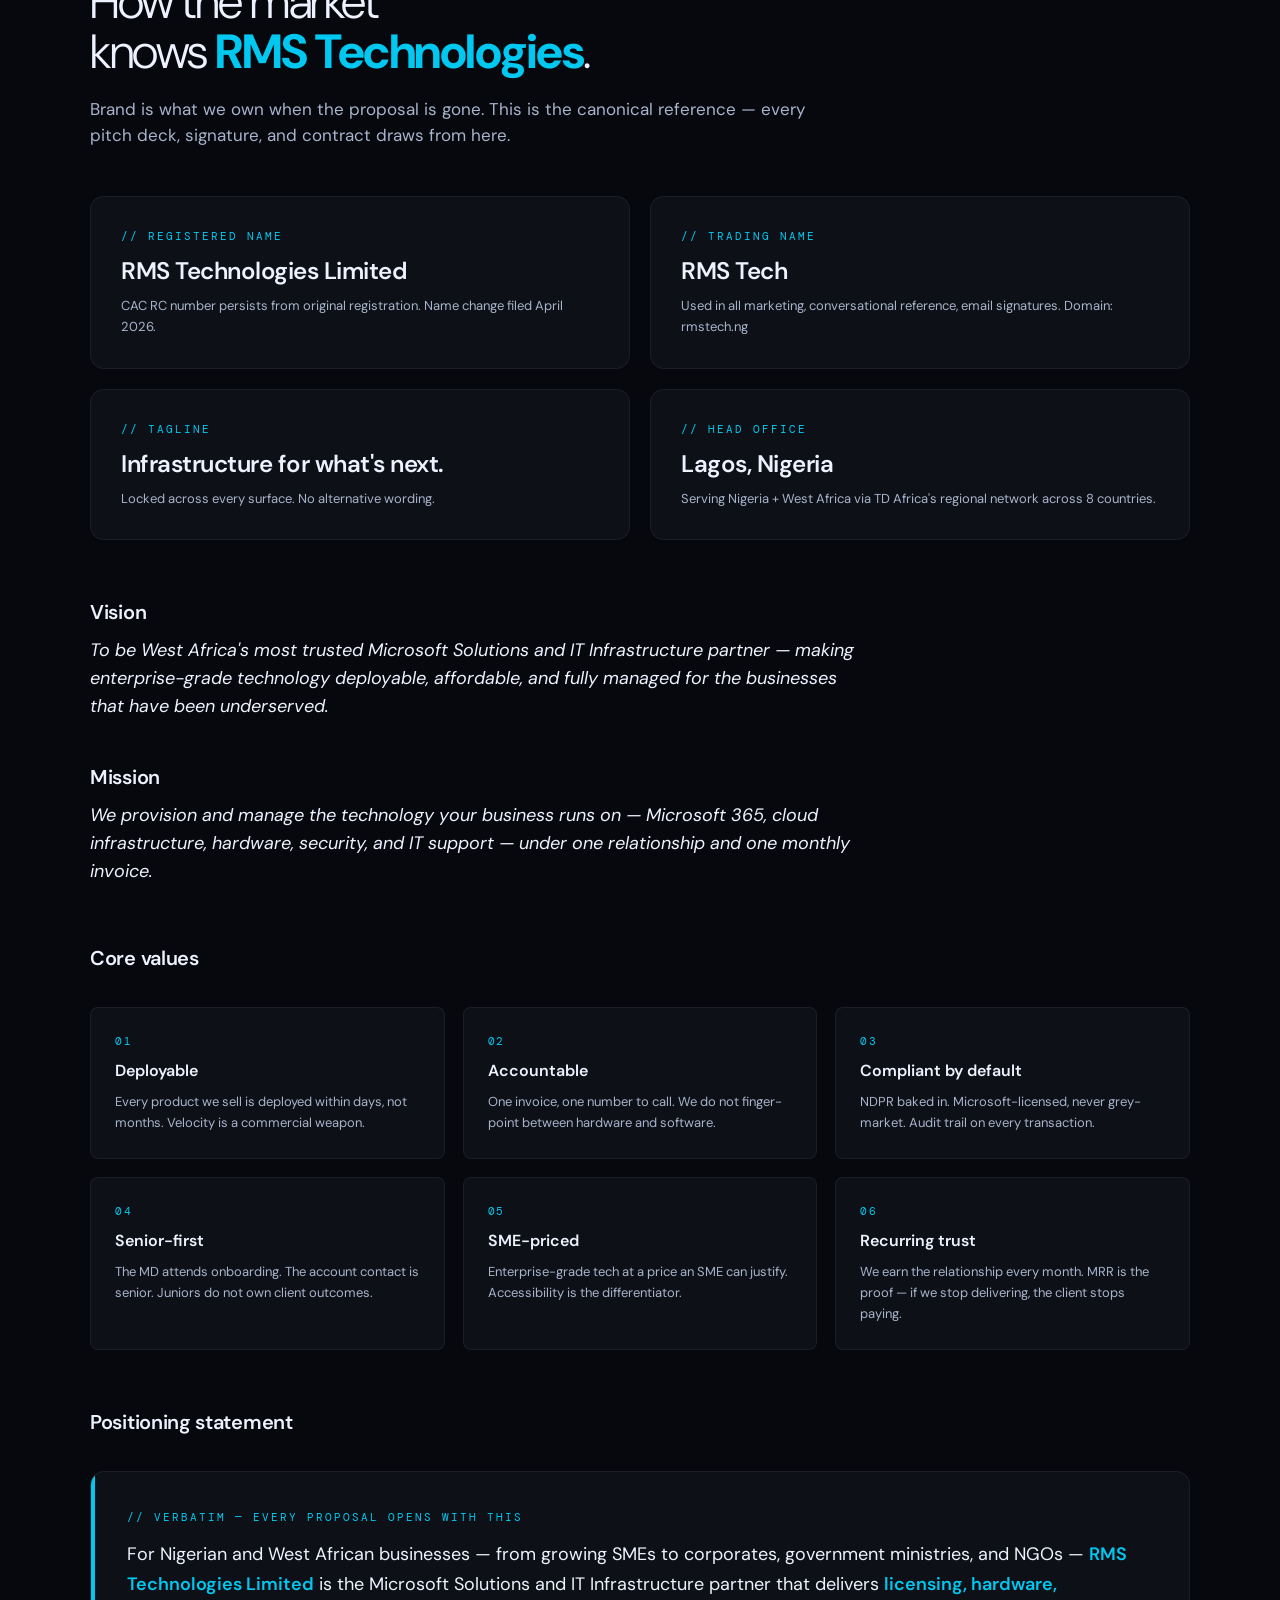
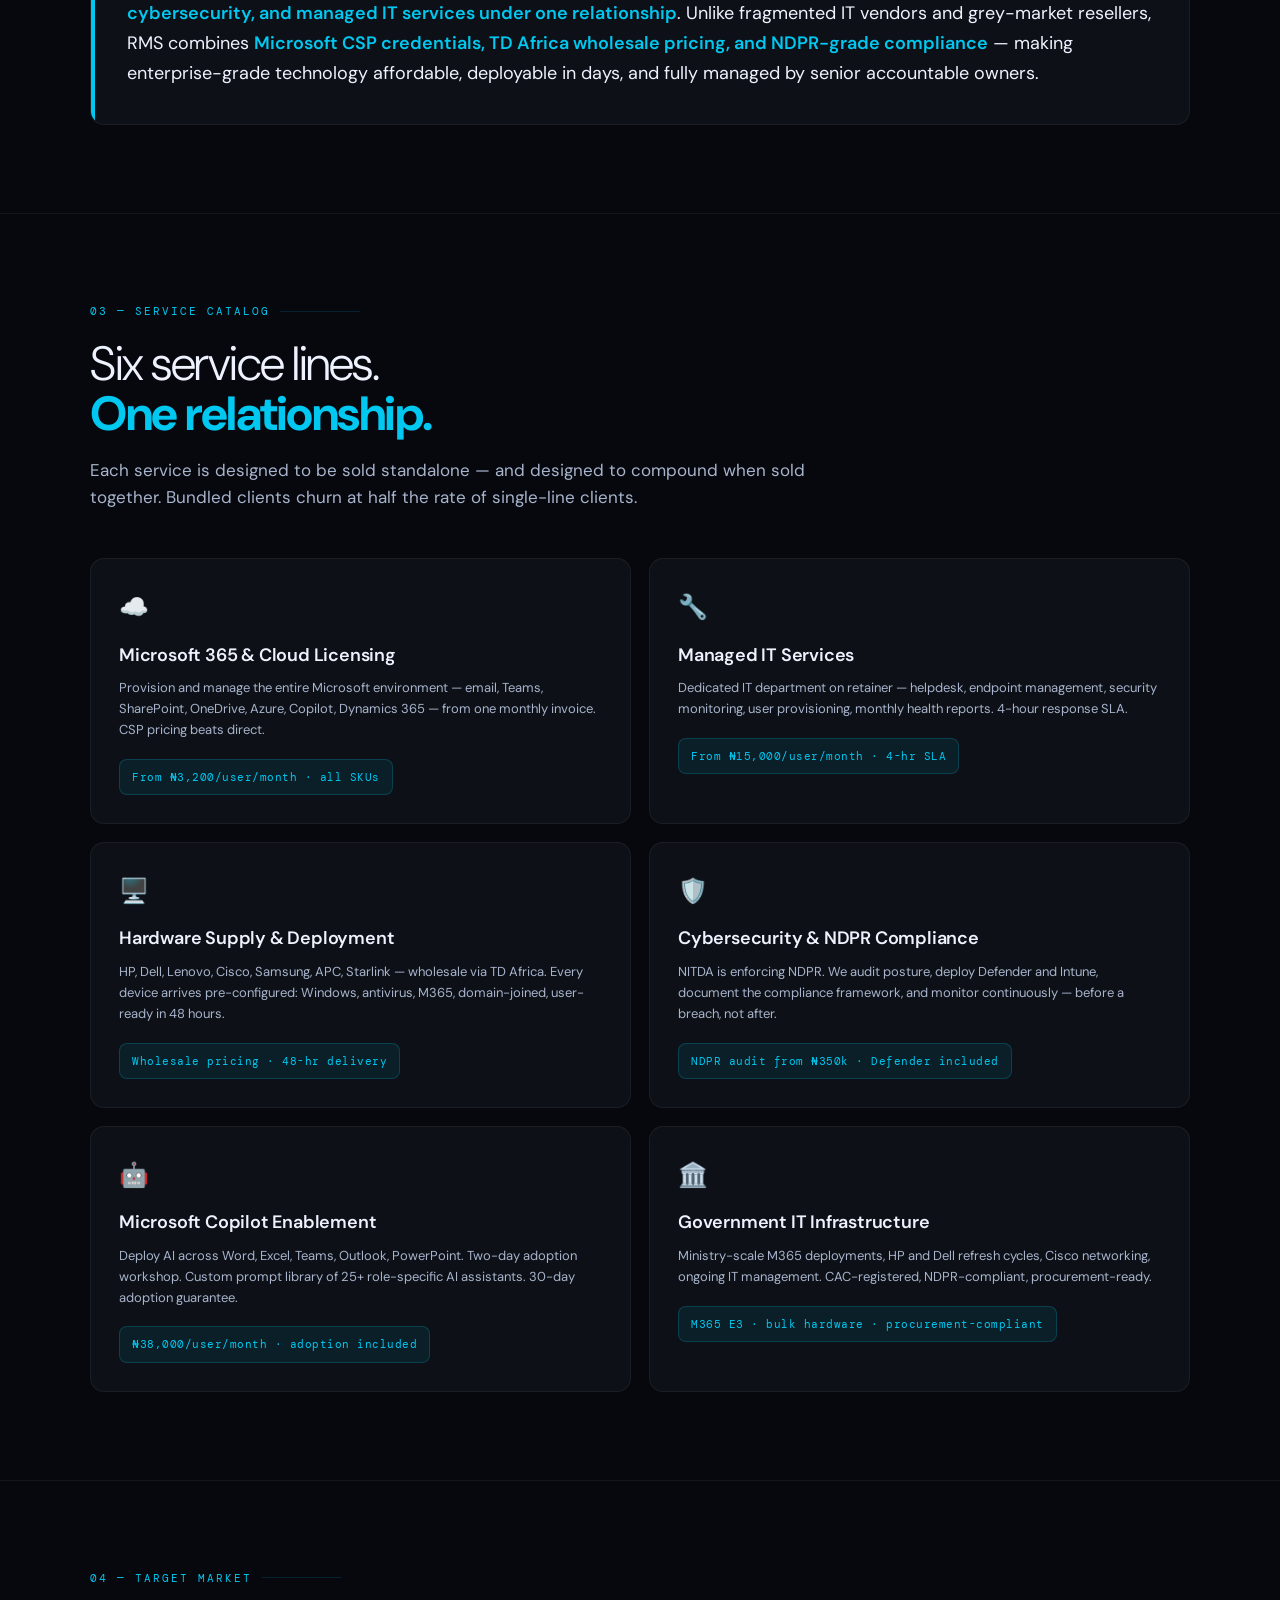
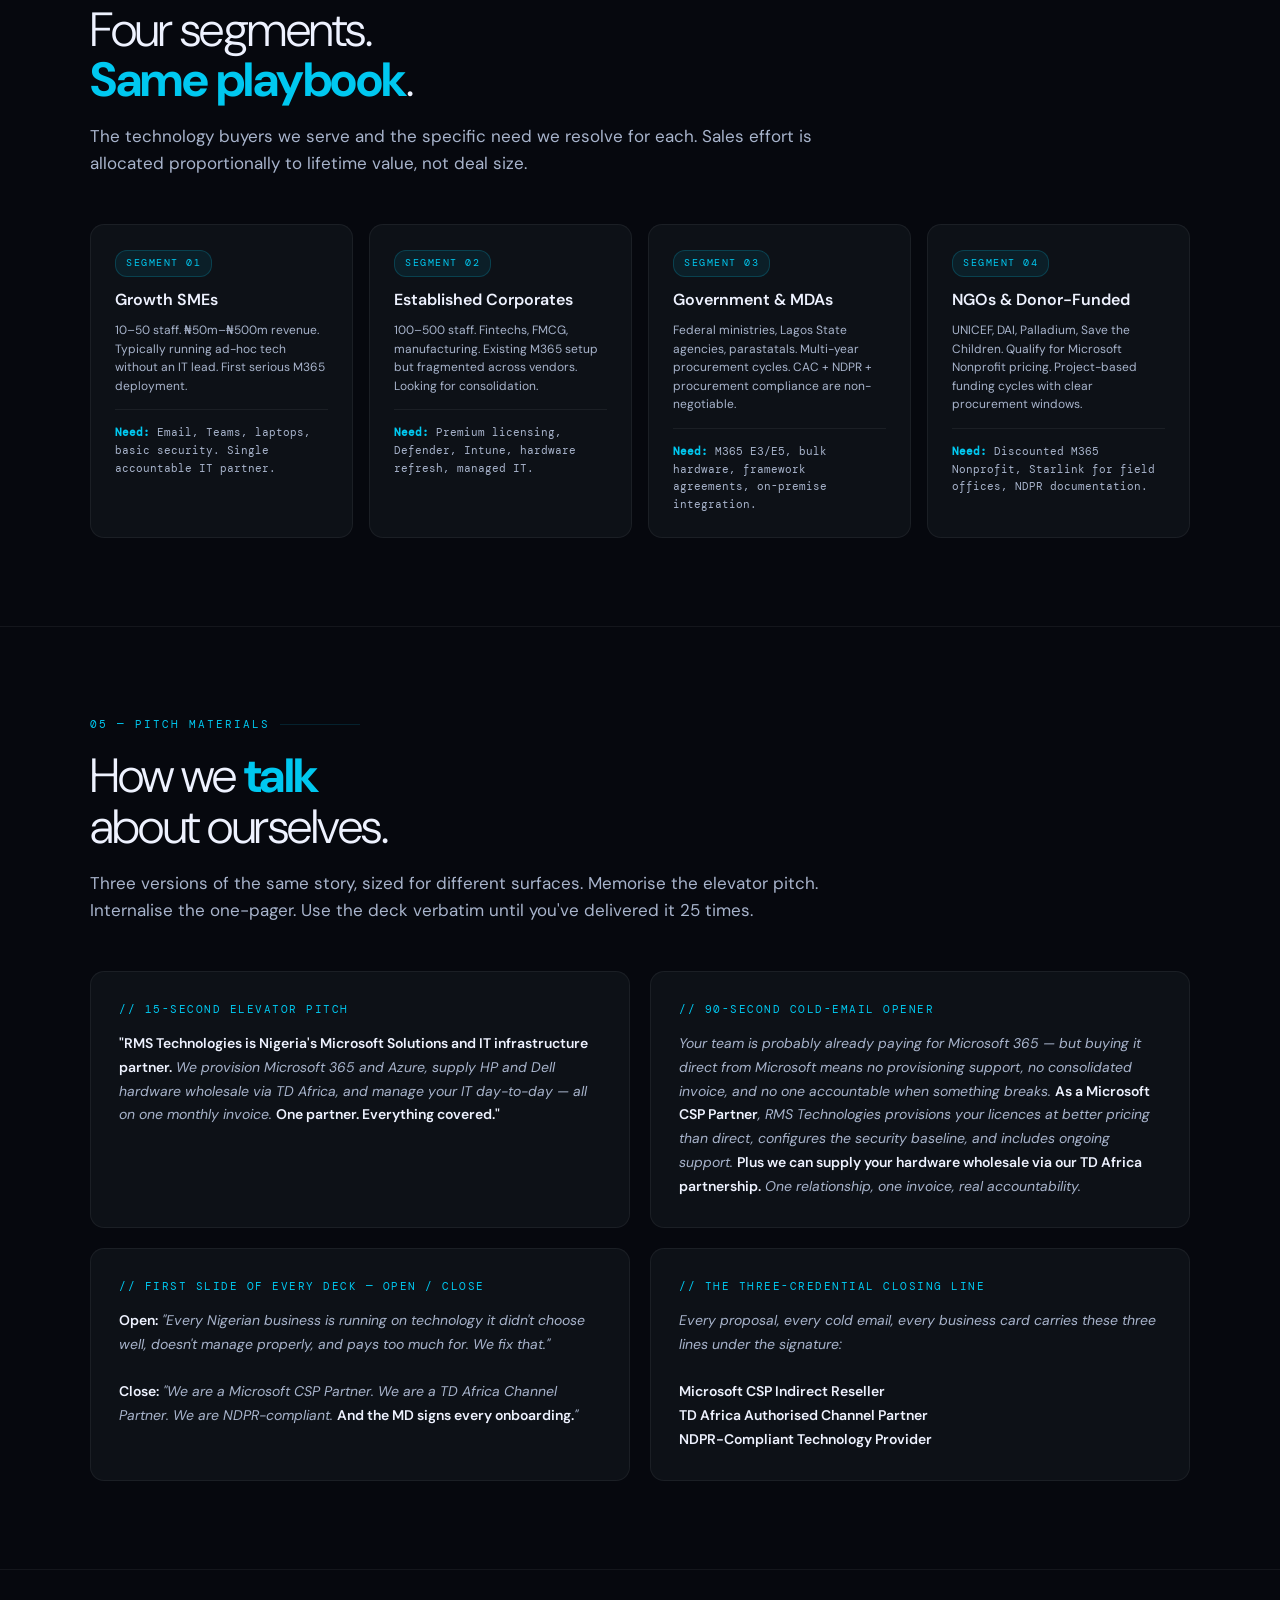
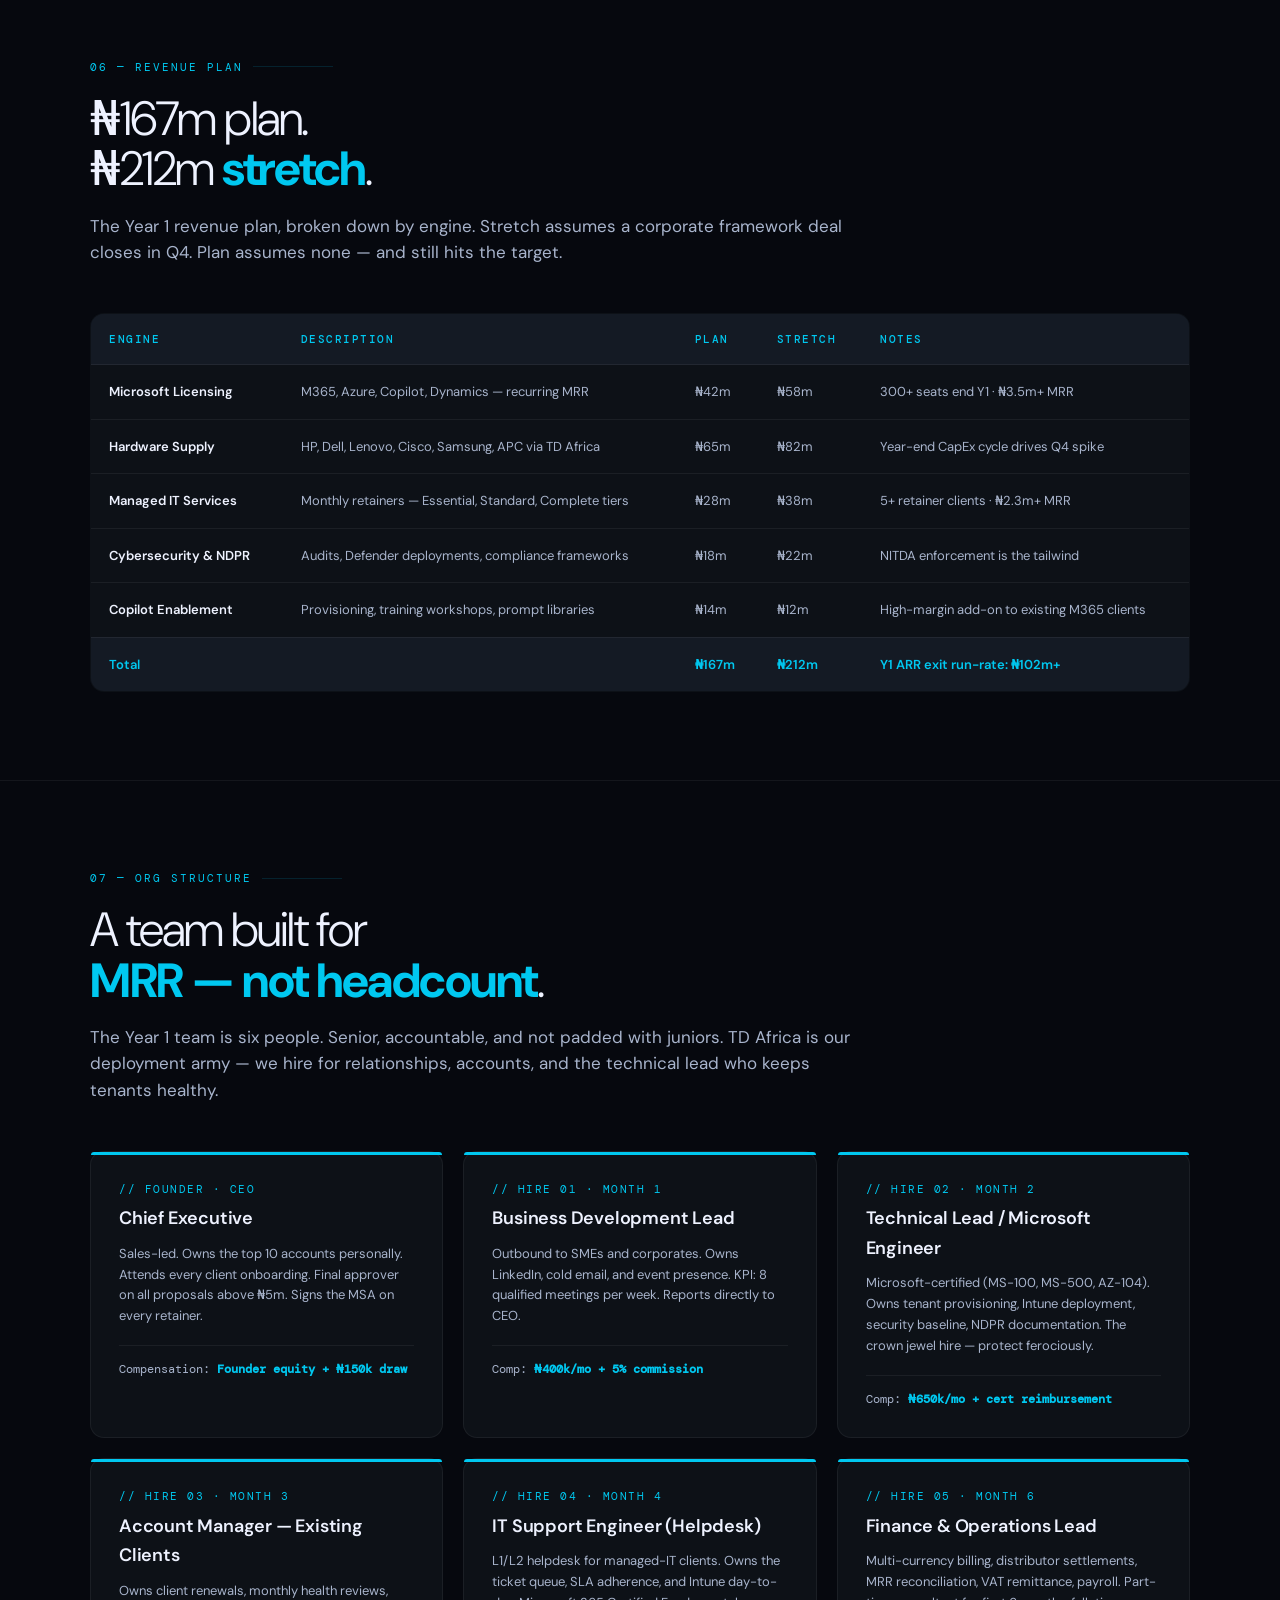
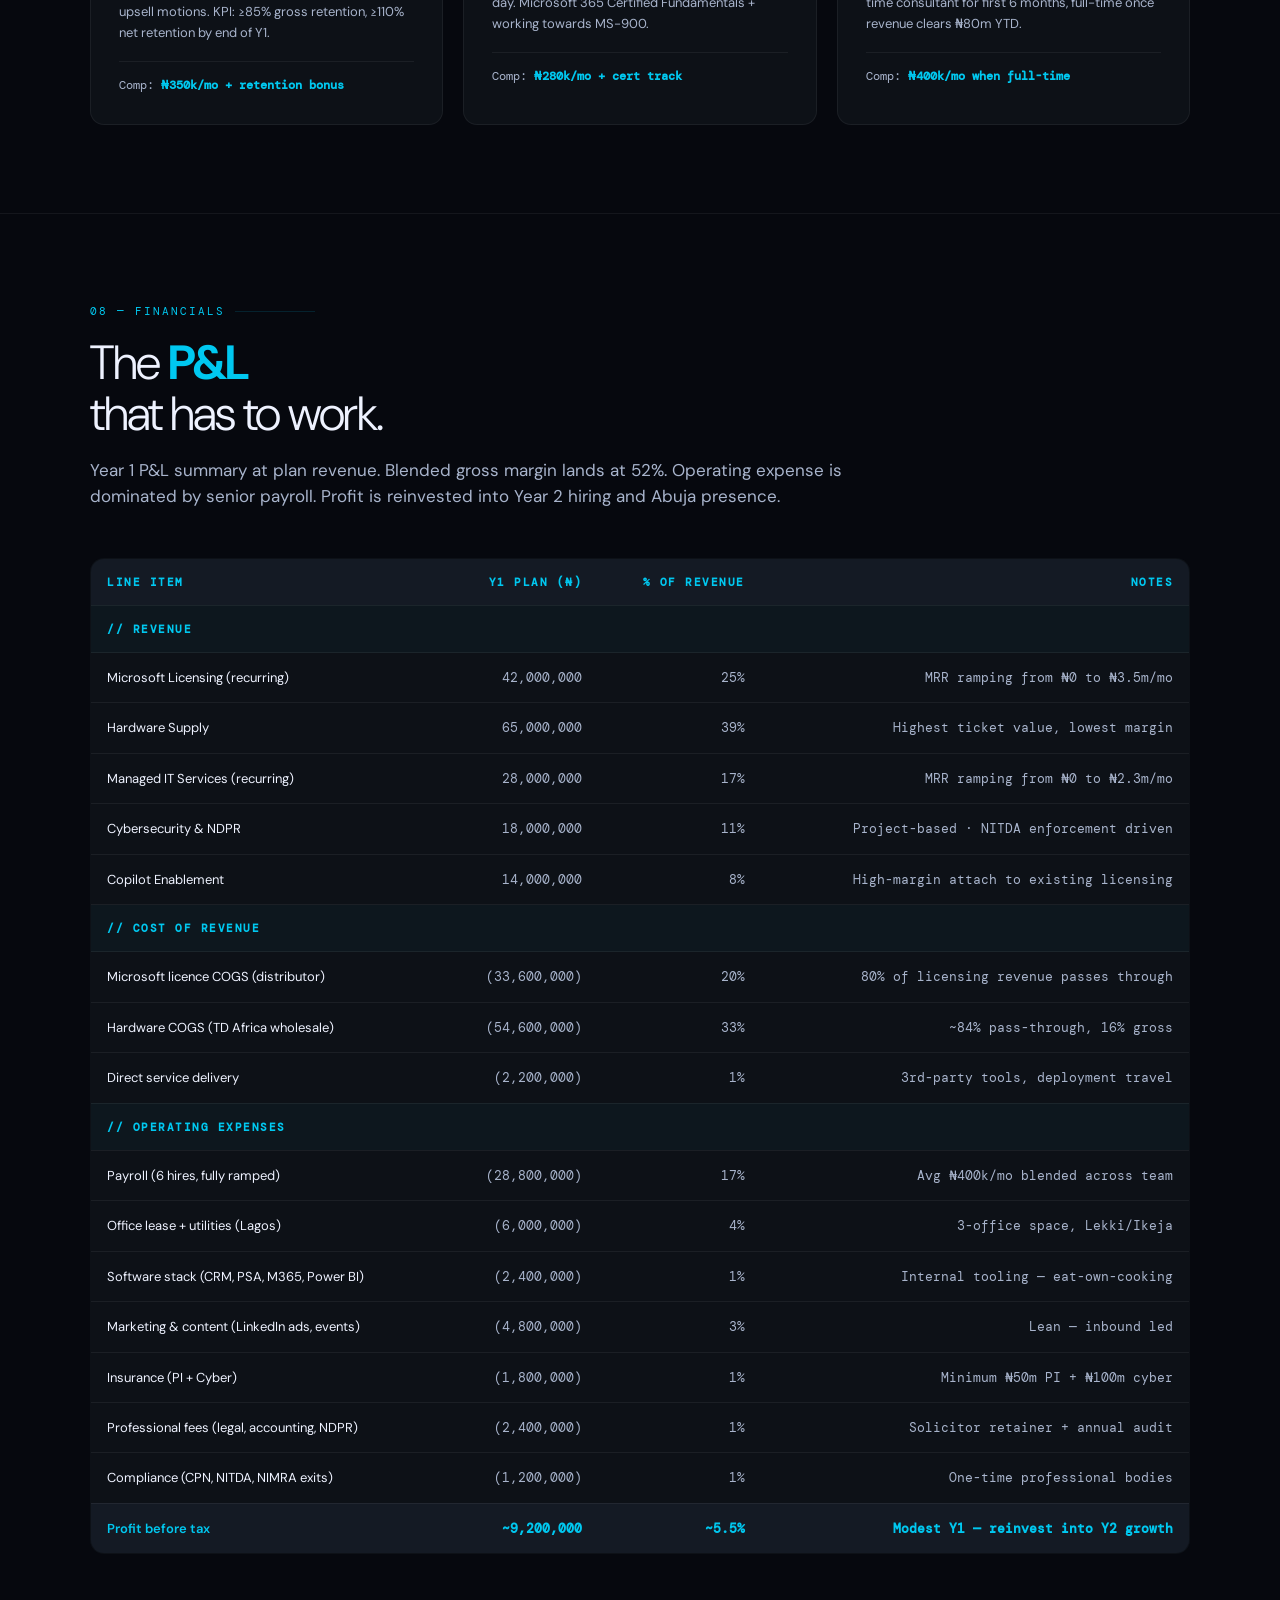
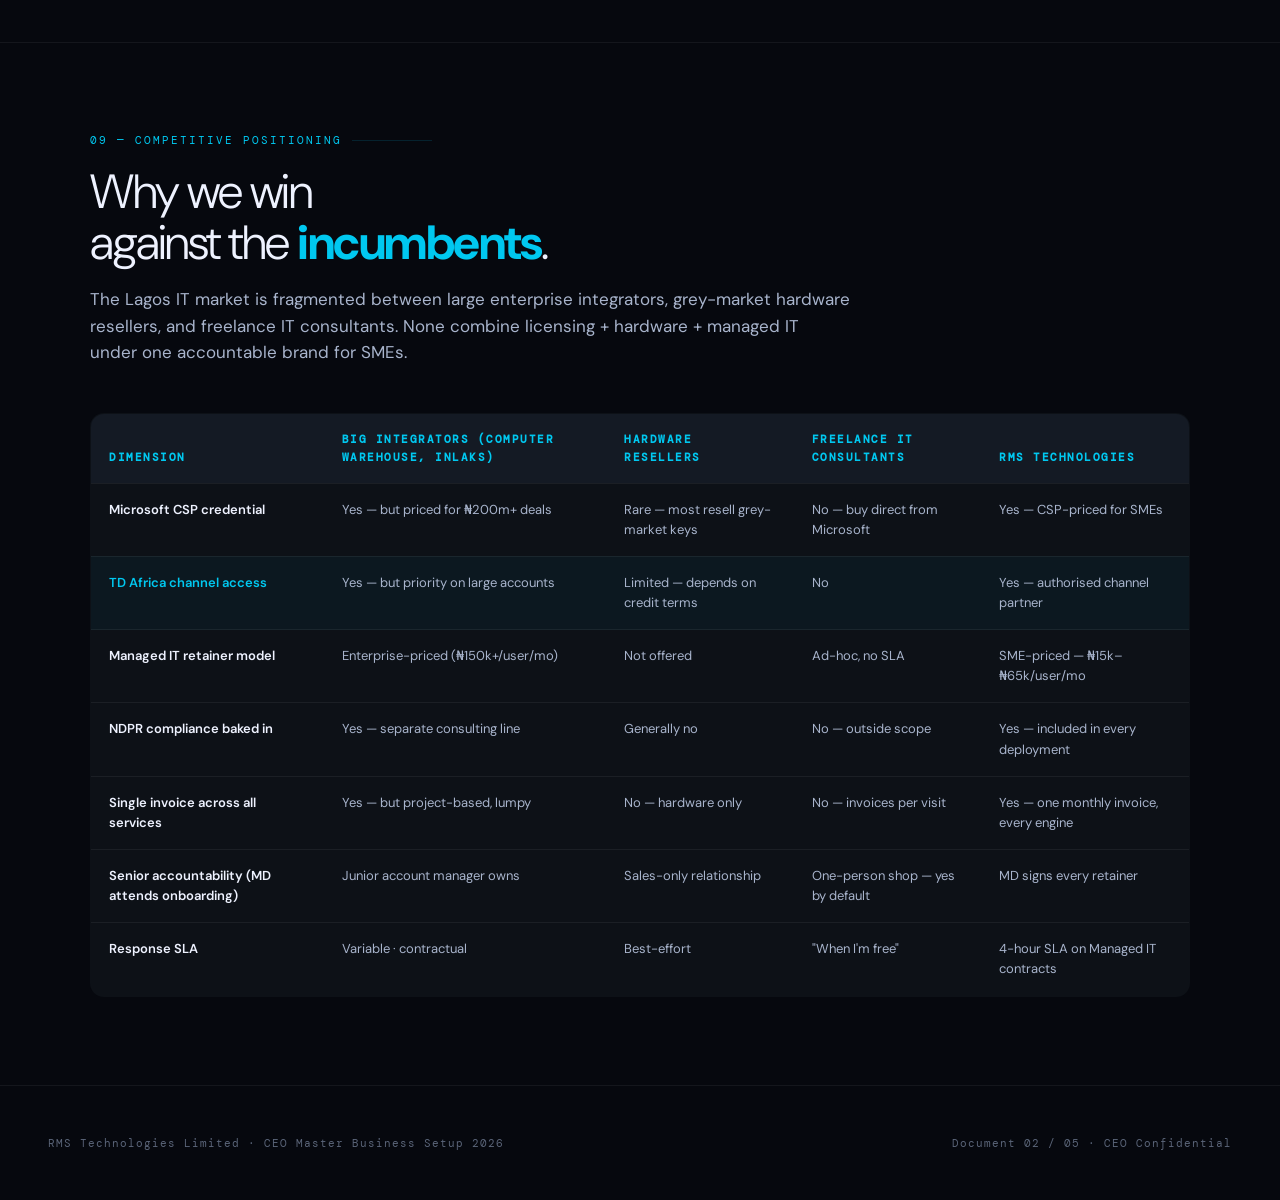
<file: RMS_Technologies_CEO_Master_Setup_2026.html>
<!DOCTYPE html>
<html lang="en">
<head>
<meta charset="UTF-8">
<meta name="viewport" content="width=device-width,initial-scale=1.0">
<title>RMS Technologies — CEO Master Business Setup 2026</title>
<link href="https://fonts.googleapis.com/css2?family=DM+Sans:ital,opsz,wght@0,9..40,300;0,9..40,400;0,9..40,500;0,9..40,600;0,9..40,700;1,9..40,400&family=DM+Mono:wght@400;500&display=swap" rel="stylesheet">
<style>
:root{
  --bg:#06080E;--bg2:#0D1117;--bg3:#141A24;--bg4:#1C2535;
  --cyan:#00C8F0;--cyan2:#00A0C0;--cg:rgba(0,200,240,0.08);--cb:rgba(0,200,240,0.2);
  --white:#EEF2FF;--w2:#A8B4CC;--w3:#5A6478;--w4:#2E3648;
  --rule:rgba(255,255,255,0.06);--rule2:rgba(0,200,240,0.14);
  --green:#00D4A0;--amber:#F0A800;--red:#FF5C7A;
  --r:8px;--rl:14px;
}
*,*::before,*::after{box-sizing:border-box;margin:0;padding:0}
html{font-size:15px;scroll-behavior:smooth}
body{font-family:'DM Sans',sans-serif;background:var(--bg);color:var(--white);line-height:1.65;overflow-x:hidden}

body::before{content:'';position:fixed;inset:0;z-index:0;pointer-events:none;
  background-image:linear-gradient(rgba(0,200,240,0.025)1px,transparent 1px),linear-gradient(90deg,rgba(0,200,240,0.025)1px,transparent 1px);
  background-size:60px 60px}
body::after{content:'';position:fixed;top:-20%;left:50%;transform:translateX(-50%);
  width:900px;height:700px;z-index:0;pointer-events:none;
  background:radial-gradient(ellipse at center,rgba(0,200,240,0.08)0%,transparent 65%)}

/* COVER */
.cover{min-height:100vh;display:flex;flex-direction:column;justify-content:space-between;padding:48px;position:relative;z-index:1}
.cover-top{display:flex;justify-content:space-between;align-items:flex-start}
.mark{display:flex;align-items:center;gap:14px}
.mark-box{width:48px;height:48px;background:var(--cyan);border-radius:10px;display:flex;align-items:center;justify-content:center;font-family:'DM Mono',monospace;font-weight:500;color:var(--bg);font-size:14px;letter-spacing:-.5px}
.mark-text{font-weight:700;font-size:18px;letter-spacing:-.3px}
.mark-sub{font-family:'DM Mono',monospace;font-size:10px;color:var(--w3);letter-spacing:1.5px;text-transform:uppercase;margin-top:2px}
.classified{display:inline-flex;align-items:center;gap:8px;font-family:'DM Mono',monospace;font-size:10px;color:var(--cyan);padding:6px 12px;border:1px solid var(--cb);border-radius:20px;background:var(--cg);letter-spacing:1.5px;text-transform:uppercase}
.classified::before{content:'';width:6px;height:6px;border-radius:50%;background:var(--cyan)}
.cover-center{max-width:900px}
.cover-meta{font-family:'DM Mono',monospace;font-size:11px;color:var(--cyan);letter-spacing:2.5px;text-transform:uppercase;margin-bottom:24px}
.cover-title{font-size:88px;font-weight:300;line-height:.95;letter-spacing:-3px;margin-bottom:28px}
.cover-title b{font-weight:700;color:var(--cyan);font-style:italic}
.cover-tagline{font-size:22px;color:var(--w2);max-width:680px;font-weight:300;line-height:1.45}
.cover-bottom{display:flex;justify-content:space-between;align-items:flex-end;padding-top:32px;border-top:1px solid var(--rule);flex-wrap:wrap;gap:24px}
.cover-meta-block{display:flex;flex-direction:column;gap:4px}
.cover-meta-label{font-family:'DM Mono',monospace;font-size:10px;color:var(--w3);letter-spacing:1.5px;text-transform:uppercase}
.cover-meta-value{font-size:13px;color:var(--w2)}

/* HEADLINE METRICS BAND */
.band{padding:32px 48px;background:var(--bg2);border-top:1px solid var(--rule);border-bottom:1px solid var(--rule);position:relative;z-index:1}
.band-grid{max-width:1100px;margin:0 auto;display:grid;grid-template-columns:repeat(5,1fr);gap:32px}
.band-item{display:flex;flex-direction:column;gap:4px}
.band-label{font-family:'DM Mono',monospace;font-size:10px;color:var(--w3);letter-spacing:1.5px;text-transform:uppercase}
.band-value{font-size:22px;font-weight:600;color:var(--white);letter-spacing:-.5px}
.band-value b{color:var(--cyan)}

/* SECTIONS */
section{position:relative;z-index:1;padding:88px 48px;border-top:1px solid var(--rule)}
.container{max-width:1100px;margin:0 auto}
.s-num{font-family:'DM Mono',monospace;font-size:11px;color:var(--cyan);letter-spacing:2px;text-transform:uppercase;margin-bottom:18px;display:flex;align-items:center;gap:10px}
.s-num::after{content:'';flex:1;height:1px;background:var(--rule2);max-width:80px}
.s-title{font-size:48px;font-weight:300;letter-spacing:-1.5px;line-height:1.05;margin-bottom:18px}
.s-title b{font-weight:700;color:var(--cyan)}
.s-lede{font-size:17px;color:var(--w2);max-width:760px;line-height:1.55;margin-bottom:48px}

/* PROGRESS HEADER */
.progress-row{display:grid;grid-template-columns:repeat(3,1fr);gap:16px;margin-bottom:48px}
.progress-card{padding:24px;background:var(--bg2);border:1px solid var(--rule);border-radius:var(--rl)}
.progress-card.done{border-color:rgba(0,212,160,0.3);background:linear-gradient(135deg,rgba(0,212,160,0.05)0%,transparent 100%)}
.progress-num{font-size:36px;font-weight:600;letter-spacing:-1px;line-height:1}
.progress-num.green{color:var(--green)}
.progress-num.cyan{color:var(--cyan)}
.progress-num.amber{color:var(--amber)}
.progress-label{font-family:'DM Mono',monospace;font-size:11px;color:var(--w3);letter-spacing:1.5px;text-transform:uppercase;margin-top:10px}
.progress-text{font-size:13px;color:var(--w2);margin-top:6px;line-height:1.5}

/* CHECKLIST */
.cat-block{margin-bottom:48px}
.cat-head{display:flex;align-items:center;gap:14px;margin-bottom:20px;padding-bottom:14px;border-bottom:1px solid var(--rule)}
.cat-icon{width:36px;height:36px;background:var(--cg);border:1px solid var(--cb);border-radius:var(--r);display:flex;align-items:center;justify-content:center;color:var(--cyan);font-family:'DM Mono',monospace;font-size:12px;font-weight:600}
.cat-name{font-size:18px;font-weight:600;letter-spacing:-.2px}
.cat-count{font-family:'DM Mono',monospace;font-size:11px;color:var(--w3);letter-spacing:1px;margin-left:auto}
.check-list{display:flex;flex-direction:column;gap:8px}
.check-item{display:grid;grid-template-columns:32px 1fr auto;gap:16px;padding:18px 20px;background:var(--bg2);border:1px solid var(--rule);border-radius:var(--r);align-items:start;transition:border-color .2s}
.check-item:hover{border-color:var(--cb)}
.check-item.done{background:rgba(0,212,160,0.04);border-color:rgba(0,212,160,0.2)}
.check-status{width:24px;height:24px;border-radius:50%;display:flex;align-items:center;justify-content:center;font-size:12px;font-weight:700;margin-top:2px}
.check-status.done{background:var(--green);color:var(--bg)}
.check-status.urgent{background:var(--cg);border:1.5px solid var(--cyan);color:var(--cyan)}
.check-status.normal{background:var(--bg);border:1.5px solid var(--w4);color:var(--w3)}
.check-body .ci-title{font-size:15px;font-weight:600;letter-spacing:-.1px;margin-bottom:4px}
.check-body .ci-text{font-size:13px;color:var(--w2);line-height:1.55}
.check-when{font-family:'DM Mono',monospace;font-size:10px;color:var(--cyan);background:var(--cg);border:1px solid var(--cb);padding:4px 10px;border-radius:12px;letter-spacing:1px;text-transform:uppercase;white-space:nowrap;margin-top:2px}
.check-when.done{color:var(--green);background:rgba(0,212,160,0.08);border-color:rgba(0,212,160,0.25)}

/* BRAND BLOCK */
.brand-stack{display:grid;grid-template-columns:1fr 1fr;gap:20px;margin-top:32px}
.brand-card{background:var(--bg2);border:1px solid var(--rule);border-radius:var(--rl);padding:30px}
.brand-card-label{font-family:'DM Mono',monospace;font-size:11px;color:var(--cyan);letter-spacing:2px;text-transform:uppercase;margin-bottom:12px}
.brand-card-value{font-size:24px;font-weight:600;letter-spacing:-.5px;line-height:1.2;margin-bottom:10px}
.brand-card-note{font-size:13px;color:var(--w2);line-height:1.6}

.values-grid{display:grid;grid-template-columns:repeat(3,1fr);gap:18px;margin-top:32px}
.value-card{background:var(--bg2);border:1px solid var(--rule);border-radius:var(--r);padding:24px}
.value-num{font-family:'DM Mono',monospace;font-size:11px;color:var(--cyan);letter-spacing:1.5px;margin-bottom:8px}
.value-title{font-size:16px;font-weight:600;margin-bottom:8px}
.value-text{font-size:13px;color:var(--w2);line-height:1.6}

.position-block{background:var(--bg2);border:1px solid var(--rule);border-radius:var(--rl);padding:36px;margin-top:32px;position:relative;overflow:hidden}
.position-block::before{content:'';position:absolute;top:0;left:0;width:4px;height:100%;background:var(--cyan)}
.position-label{font-family:'DM Mono',monospace;font-size:11px;color:var(--cyan);letter-spacing:2px;text-transform:uppercase;margin-bottom:14px}
.position-text{font-size:18px;line-height:1.65;color:var(--white);font-weight:400}
.position-text b{color:var(--cyan);font-weight:600}

/* SERVICES */
.svc-grid{display:grid;grid-template-columns:repeat(2,1fr);gap:18px;margin-top:32px}
.svc-card{background:var(--bg2);border:1px solid var(--rule);border-radius:var(--rl);padding:28px;position:relative;transition:all .2s}
.svc-card:hover{border-color:var(--cb);transform:translateY(-2px)}
.svc-icon{font-size:24px;margin-bottom:14px;display:block}
.svc-title{font-size:18px;font-weight:600;margin-bottom:8px;letter-spacing:-.2px}
.svc-text{font-size:13px;color:var(--w2);line-height:1.6;margin-bottom:18px}
.svc-meta{font-family:'DM Mono',monospace;font-size:11px;color:var(--cyan);padding:8px 12px;background:var(--cg);border:1px solid var(--cb);border-radius:var(--r);display:inline-block;letter-spacing:.5px}

/* TARGET MARKET */
.tm-grid{display:grid;grid-template-columns:repeat(4,1fr);gap:16px;margin-top:32px}
.tm-card{background:var(--bg2);border:1px solid var(--rule);border-radius:var(--rl);padding:24px}
.tm-tag{font-family:'DM Mono',monospace;font-size:10px;color:var(--cyan);letter-spacing:1.5px;text-transform:uppercase;margin-bottom:10px;padding:4px 10px;background:var(--cg);border:1px solid var(--cb);border-radius:12px;display:inline-block}
.tm-name{font-size:16px;font-weight:600;margin-bottom:8px}
.tm-text{font-size:12px;color:var(--w2);line-height:1.55;margin-bottom:14px}
.tm-need{font-family:'DM Mono',monospace;font-size:11px;color:var(--w2);line-height:1.6;padding-top:14px;border-top:1px solid var(--rule)}
.tm-need b{color:var(--cyan)}

/* REVENUE TABLE */
.rev-table{width:100%;border-collapse:collapse;margin-top:32px;font-size:13px;background:var(--bg2);border:1px solid var(--rule);border-radius:var(--rl);overflow:hidden}
.rev-table th{padding:16px 18px;text-align:left;font-family:'DM Mono',monospace;font-size:11px;font-weight:500;color:var(--cyan);letter-spacing:1.5px;text-transform:uppercase;background:var(--bg3);border-bottom:1px solid var(--rule)}
.rev-table td{padding:16px 18px;border-bottom:1px solid var(--rule);color:var(--w2);vertical-align:top}
.rev-table tr:last-child td{border-bottom:none}
.rev-table tr:last-child{background:var(--bg3)}
.rev-table tr:last-child td{font-weight:600;color:var(--cyan)}
.rev-table td b{color:var(--white);font-weight:600}

/* ORG STRUCTURE */
.org-grid{display:grid;grid-template-columns:repeat(3,1fr);gap:20px;margin-top:32px}
.org-card{background:var(--bg2);border:1px solid var(--rule);border-radius:var(--rl);padding:28px;position:relative}
.org-card::before{content:'';position:absolute;top:0;left:0;width:100%;height:3px;background:var(--cyan);border-radius:var(--rl) var(--rl) 0 0}
.org-role{font-family:'DM Mono',monospace;font-size:11px;color:var(--cyan);letter-spacing:1.5px;text-transform:uppercase;margin-bottom:6px}
.org-name{font-size:18px;font-weight:600;margin-bottom:10px;letter-spacing:-.2px}
.org-text{font-size:13px;color:var(--w2);line-height:1.6;margin-bottom:18px}
.org-budget{font-family:'DM Mono',monospace;font-size:12px;color:var(--w2);padding-top:14px;border-top:1px solid var(--rule)}
.org-budget b{color:var(--cyan)}

/* FINANCIALS */
.fin-table{width:100%;border-collapse:collapse;margin-top:32px;font-size:13px;background:var(--bg2);border:1px solid var(--rule);border-radius:var(--rl);overflow:hidden}
.fin-table th{padding:14px 16px;text-align:left;font-family:'DM Mono',monospace;font-size:11px;color:var(--cyan);letter-spacing:1.5px;text-transform:uppercase;background:var(--bg3);border-bottom:1px solid var(--rule)}
.fin-table th:not(:first-child){text-align:right}
.fin-table td{padding:14px 16px;border-bottom:1px solid var(--rule);color:var(--w2)}
.fin-table td:not(:first-child){text-align:right;font-family:'DM Mono',monospace}
.fin-table td:first-child{color:var(--white)}
.fin-table tr:last-child td{border-bottom:none;background:var(--bg3);font-weight:600;color:var(--cyan)}
.fin-table tr.section td{font-family:'DM Mono',monospace;font-size:11px;color:var(--cyan);letter-spacing:1.5px;text-transform:uppercase;background:rgba(0,200,240,0.03);font-weight:600}

/* COMPETITIVE */
.comp-table{width:100%;border-collapse:collapse;margin-top:32px;font-size:13px;background:var(--bg2);border:1px solid var(--rule);border-radius:var(--rl);overflow:hidden}
.comp-table th{padding:16px 18px;text-align:left;font-family:'DM Mono',monospace;font-size:11px;color:var(--cyan);letter-spacing:1.5px;text-transform:uppercase;background:var(--bg3);border-bottom:1px solid var(--rule);vertical-align:bottom}
.comp-table td{padding:16px 18px;border-bottom:1px solid var(--rule);color:var(--w2);vertical-align:top;line-height:1.55}
.comp-table td:first-child{font-weight:600;color:var(--white)}
.comp-table tr.us td{background:rgba(0,200,240,0.04)}
.comp-table tr.us td:first-child{color:var(--cyan)}

/* PITCH BLOCK */
.pitch-grid{display:grid;grid-template-columns:1fr 1fr;gap:20px;margin-top:32px}
.pitch-card{background:var(--bg2);border:1px solid var(--rule);border-radius:var(--rl);padding:28px}
.pitch-label{font-family:'DM Mono',monospace;font-size:11px;color:var(--cyan);letter-spacing:1.5px;text-transform:uppercase;margin-bottom:14px}
.pitch-body{font-size:14px;color:var(--w2);line-height:1.7;font-style:italic}
.pitch-body b{color:var(--white);font-style:normal;font-weight:600}

/* FOOTER */
footer{padding:48px;border-top:1px solid var(--rule);position:relative;z-index:1;display:flex;justify-content:space-between;align-items:center;font-family:'DM Mono',monospace;font-size:11px;color:var(--w3);letter-spacing:1px;flex-wrap:wrap;gap:12px}

@media(max-width:900px){
  .cover-title{font-size:54px}.s-title{font-size:34px}
  .band-grid,.progress-row,.values-grid,.svc-grid,.tm-grid,.org-grid,.brand-stack,.pitch-grid{grid-template-columns:1fr}
  section{padding:64px 24px}.cover,.band{padding:24px}
  .rev-table,.fin-table,.comp-table{font-size:12px}
  .rev-table th,.rev-table td,.fin-table th,.fin-table td,.comp-table th,.comp-table td{padding:10px}
}
</style>
</head>
<body>

<!-- COVER -->
<div class="cover">
  <div class="cover-top">
    <div class="mark">
      <div class="mark-box">R/</div>
      <div>
        <div class="mark-text">RMS Technologies</div>
        <div class="mark-sub">CEO Master Setup · 2026</div>
      </div>
    </div>
    <div class="classified">CEO Master Document · Confidential</div>
  </div>
  <div class="cover-center">
    <div class="cover-meta">Document 02 of 05 · CEO Master Business Setup</div>
    <h1 class="cover-title">Build the<br><b>company</b>.</h1>
    <p class="cover-tagline">Every compliance step, every brand decision, every service line, every revenue commitment, every hire — sequenced and costed from day one.</p>
  </div>
  <div class="cover-bottom">
    <div class="cover-meta-block">
      <div class="cover-meta-label">Revenue target</div>
      <div class="cover-meta-value">₦167m plan · ₦212m stretch</div>
    </div>
    <div class="cover-meta-block">
      <div class="cover-meta-label">Registration</div>
      <div class="cover-meta-value">CAC name change filed ⟳</div>
    </div>
    <div class="cover-meta-block">
      <div class="cover-meta-label">Banking</div>
      <div class="cover-meta-value">Accounts active ✓</div>
    </div>
    <div class="cover-meta-block">
      <div class="cover-meta-label">Head office</div>
      <div class="cover-meta-value">Lagos, Nigeria</div>
    </div>
  </div>
</div>

<!-- BAND -->
<div class="band">
  <div class="band-grid">
    <div class="band-item"><div class="band-label">Engine 01</div><div class="band-value">Microsoft <b>CSP</b></div></div>
    <div class="band-item"><div class="band-label">Engine 02</div><div class="band-value">Hardware <b>Supply</b></div></div>
    <div class="band-item"><div class="band-label">Engine 03</div><div class="band-value">Managed <b>IT</b></div></div>
    <div class="band-item"><div class="band-label">Engine 04</div><div class="band-value">Cyber <b>+ NDPR</b></div></div>
    <div class="band-item"><div class="band-label">Engine 05</div><div class="band-value">Copilot <b>Enablement</b></div></div>
  </div>
</div>

<!-- 01 SETUP CHECKLIST -->
<section>
  <div class="container">
    <div class="s-num">01 — Setup Checklist</div>
    <h2 class="s-title">Every compliance, ops,<br>and tech step — <b>sequenced</b>.</h2>
    <p class="s-lede">Twenty-four items across legal, operational, and technology. Two complete. The remaining items are sequenced so nothing blocks the first paying client.</p>

    <div class="progress-row">
      <div class="progress-card done">
        <div class="progress-num green">02</div>
        <div class="progress-label">// Complete</div>
        <p class="progress-text">CAC registration (RMS) + business bank accounts active</p>
      </div>
      <div class="progress-card">
        <div class="progress-num cyan">22</div>
        <div class="progress-label">// Remaining</div>
        <p class="progress-text">Across compliance, operations, partnerships, and tech stack</p>
      </div>
      <div class="progress-card">
        <div class="progress-num amber">08</div>
        <div class="progress-label">// Week 1 priorities</div>
        <p class="progress-text">Items that must start this week to unblock first paying client</p>
      </div>
    </div>

    <!-- LEGAL -->
    <div class="cat-block">
      <div class="cat-head">
        <div class="cat-icon">01</div>
        <div class="cat-name">Legal & Compliance</div>
        <div class="cat-count">// 10 items</div>
      </div>
      <div class="check-list">
        <div class="check-item done">
          <div class="check-status done">✓</div>
          <div class="check-body">
            <div class="ci-title">CAC Incorporation (RMS) — name change in progress</div>
            <div class="ci-text">Original company registered with Corporate Affairs Commission. Name-change filing from "Reliable Market Survey Limited" to "RMS Technologies Limited" submitted — 2–4 week processing.</div>
          </div>
          <div class="check-when done">Filed</div>
        </div>
        <div class="check-item done">
          <div class="check-status done">✓</div>
          <div class="check-body">
            <div class="ci-title">Business Bank Accounts</div>
            <div class="ci-text">Current + domiciliary accounts active. Domiciliary critical for distributor settlement with TD Africa and Microsoft CSP billing in USD.</div>
          </div>
          <div class="check-when done">Done</div>
        </div>
        <div class="check-item">
          <div class="check-status urgent">!</div>
          <div class="check-body">
            <div class="ci-title">FIRS TIN Registration</div>
            <div class="ci-text">Tax Identification Number from Federal Inland Revenue Service — required for invoicing and contracts. Visit firs.gov.ng or nearest FIRS office with CAC documents.</div>
          </div>
          <div class="check-when">Week 1</div>
        </div>
        <div class="check-item">
          <div class="check-status urgent">!</div>
          <div class="check-body">
            <div class="ci-title">LIRS Business Registration</div>
            <div class="ci-text">Lagos Internal Revenue Service — register for business premises levy and withholding tax. Required for Lagos-based client contracts.</div>
          </div>
          <div class="check-when">Week 1</div>
        </div>
        <div class="check-item">
          <div class="check-status normal">○</div>
          <div class="check-body">
            <div class="ci-title">VAT Registration (FIRS)</div>
            <div class="ci-text">Register for VAT collection and remittance. Required to issue VAT invoices to corporate clients. 7.5% standard rate applies on all hardware and service sales.</div>
          </div>
          <div class="check-when">Week 2</div>
        </div>
        <div class="check-item">
          <div class="check-status normal">○</div>
          <div class="check-body">
            <div class="ci-title">NSITF & ITF Registration</div>
            <div class="ci-text">NSITF (1% of payroll) and ITF (1% of annual payroll for ≥5 staff or ₦50m+ turnover). Mandatory employer obligations.</div>
          </div>
          <div class="check-when">Week 2</div>
        </div>
        <div class="check-item">
          <div class="check-status normal">○</div>
          <div class="check-body">
            <div class="ci-title">NHF & PenCom Setup</div>
            <div class="ci-text">National Housing Fund (2.5% of basic salary). Pension Fund Administrator (10% employer + 8% employee). Mandatory once headcount ≥3.</div>
          </div>
          <div class="check-when">Month 1</div>
        </div>
        <div class="check-item">
          <div class="check-status urgent">!</div>
          <div class="check-body">
            <div class="ci-title">NITDA NDPR Compliance Framework</div>
            <div class="ci-text">Critical for a tech company. Data audit, privacy policy, consent management, breach-response plan. File compliance audit with NITDA annually. We sell this framework to clients — it must be flawless in-house first.</div>
          </div>
          <div class="check-when">Month 1</div>
        </div>
        <div class="check-item">
          <div class="check-status normal">○</div>
          <div class="check-body">
            <div class="ci-title">Professional Indemnity + Cyber Liability Insurance</div>
            <div class="ci-text">PI protects against claims from IT deployment errors. Cyber covers data breaches and PII exposure — critical given client tenant access. Minimum ₦50m PI + ₦100m cyber recommended. Contact AXA Mansard, Leadway, or NEM.</div>
          </div>
          <div class="check-when">Month 1</div>
        </div>
        <div class="check-item">
          <div class="check-status normal">○</div>
          <div class="check-body">
            <div class="ci-title">CPN Membership (Computer Professionals of Nigeria)</div>
            <div class="ci-text">Professional credibility for IT firms in Nigeria. Required reference for some government IT procurements. Annual fee applies.</div>
          </div>
          <div class="check-when">Month 2</div>
        </div>
      </div>
    </div>

    <!-- OPERATIONAL -->
    <div class="cat-block">
      <div class="cat-head">
        <div class="cat-icon">02</div>
        <div class="cat-name">Operational Setup</div>
        <div class="cat-count">// 6 items</div>
      </div>
      <div class="check-list">
        <div class="check-item">
          <div class="check-status urgent">!</div>
          <div class="check-body">
            <div class="ci-title">Office Lease Agreement</div>
            <div class="ci-text">Signed lease for Lagos head office. Minimum: 3 private offices, demo/training room for client M365 demos, secure stockholding for occasional hardware staging. Ikeja, Victoria Island, or Lekki axis preferred for client access.</div>
          </div>
          <div class="check-when">Week 1</div>
        </div>
        <div class="check-item">
          <div class="check-status urgent">!</div>
          <div class="check-body">
            <div class="ci-title">Company Seal & Brand Stationery</div>
            <div class="ci-text">Order common seal with updated "RMS Technologies Limited" name once CAC change is gazetted. Branded letterhead, invoice templates, and proposal templates carrying TIN, RC number, bank details, and the credential trio (Microsoft CSP · TD Africa · NDPR).</div>
          </div>
          <div class="check-when">Week 2</div>
        </div>
        <div class="check-item">
          <div class="check-status urgent">!</div>
          <div class="check-body">
            <div class="ci-title">Contract Library — MSA, MSP, SOW, NDA, DPA</div>
            <div class="ci-text">Master Service Agreement, Managed Services Provider contract, Statement of Work, NDA, and Data Processing Agreement — all reviewed by commercial solicitor. The DPA is non-negotiable for any client where we touch their tenant.</div>
          </div>
          <div class="check-when">Week 2</div>
        </div>
        <div class="check-item">
          <div class="check-status normal">○</div>
          <div class="check-body">
            <div class="ci-title">Accounting Software (QuickBooks or Sage)</div>
            <div class="ci-text">Chart of accounts configured with MRR tracking, hardware cost-of-goods, and project cost centres. Link to business bank account for reconciliation. Multi-currency support required for USD distributor billing.</div>
          </div>
          <div class="check-when">Week 2</div>
        </div>
        <div class="check-item">
          <div class="check-status normal">○</div>
          <div class="check-body">
            <div class="ci-title">Internal IT — eat-our-own-cooking</div>
            <div class="ci-text">Deploy M365 Business Premium for our own team. Intune-managed laptops. Defender enabled. NDPR-compliant data handling. Every client demo starts with "this is exactly how we run ourselves."</div>
          </div>
          <div class="check-when">Month 1</div>
        </div>
        <div class="check-item">
          <div class="check-status normal">○</div>
          <div class="check-body">
            <div class="ci-title">RMS Client Portal — branded delivery surface</div>
            <div class="ci-text">Power BI-based client dashboard showing licence count, MFA coverage, security posture, ticket queue, and NDPR status. The artifact that justifies the monthly invoice. Productised version live by Month 3.</div>
          </div>
          <div class="check-when">Month 3</div>
        </div>
      </div>
    </div>

    <!-- TECH STACK -->
    <div class="cat-block">
      <div class="cat-head">
        <div class="cat-icon">03</div>
        <div class="cat-name">Technology Stack & Partnerships</div>
        <div class="cat-count">// 8 items</div>
      </div>
      <div class="check-list">
        <div class="check-item">
          <div class="check-status urgent">!</div>
          <div class="check-body">
            <div class="ci-title">Domain & Website — rmstech.ng</div>
            <div class="ci-text">Register rmstech.ng, rmstechnologies.ng, rmstech.com.ng as defensive registrations. Host on Cloudflare Pages or WPX. Deploy professional site within 2 weeks. Keep reliablemarketsurvey.com auto-forwarding for 6 months.</div>
          </div>
          <div class="check-when">Week 1</div>
        </div>
        <div class="check-item">
          <div class="check-status urgent">!</div>
          <div class="check-body">
            <div class="ci-title">Microsoft 365 Business — internal tenant</div>
            <div class="ci-text">Create our own Azure AD tenant on @rmstech.ng. Required prerequisite for Microsoft Partner Center enrolment. Set up: CEO, BizDev, Account Manager, Technical Lead, Finance. Auto-forward from @reliablemarketsurvey.com for transition.</div>
          </div>
          <div class="check-when">Week 1</div>
        </div>
        <div class="check-item">
          <div class="check-status urgent">!</div>
          <div class="check-body">
            <div class="ci-title">Microsoft AI Cloud Partner Programme — MPN ID</div>
            <div class="ci-text">Sign up at partner.microsoft.com → MPN ID issued within minutes. Free. Required for every subsequent CSP step. Document fully in the CSP Playbook (Doc 03).</div>
          </div>
          <div class="check-when">Week 1</div>
        </div>
        <div class="check-item">
          <div class="check-status urgent">!</div>
          <div class="check-body">
            <div class="ci-title">CSP Indirect Reseller Enrolment</div>
            <div class="ci-text">Partner Center → Cloud Solution Provider → Indirect Reseller. 3–5 business days verification. Microsoft validates CAC records, domain ownership, and CEO identity.</div>
          </div>
          <div class="check-when">Week 1–2</div>
        </div>
        <div class="check-item">
          <div class="check-status urgent">!</div>
          <div class="check-body">
            <div class="ci-title">TD Africa Channel Partnership Agreement</div>
            <div class="ci-text">Sign authorised channel-partner agreement with TD Africa (Technology Distributions Limited). Single most important commercial relationship. Detail in Doc 04 (TD Africa Partnership).</div>
          </div>
          <div class="check-when">Week 2</div>
        </div>
        <div class="check-item">
          <div class="check-status normal">○</div>
          <div class="check-body">
            <div class="ci-title">CRM (HubSpot Free or Pipedrive)</div>
            <div class="ci-text">Track pipeline, deal stages, MRR cohorts, and client renewals. HubSpot Free sufficient for Year 1. Upgrade once pipeline exceeds 50 active deals.</div>
          </div>
          <div class="check-when">Week 2</div>
        </div>
        <div class="check-item">
          <div class="check-status normal">○</div>
          <div class="check-body">
            <div class="ci-title">PSA / Ticketing — HaloPSA, ConnectWise, or Freshservice</div>
            <div class="ci-text">Professional Services Automation platform for managed-IT ticket tracking, SLA monitoring, billing automation. Start with Freshservice Free, evolve to HaloPSA at 5+ retainer clients.</div>
          </div>
          <div class="check-when">Month 2</div>
        </div>
        <div class="check-item">
          <div class="check-status normal">○</div>
          <div class="check-body">
            <div class="ci-title">LinkedIn Company Page + Content Engine</div>
            <div class="ci-text">RMS Technologies company page. Weekly "Microsoft 365 in Plain English" series for SMEs. Monthly client wins. Quarterly NDPR briefings. Drives inbound — costs zero in paid media.</div>
          </div>
          <div class="check-when">Week 2</div>
        </div>
      </div>
    </div>
  </div>
</section>

<!-- 02 BRAND IDENTITY -->
<section>
  <div class="container">
    <div class="s-num">02 — Brand & Identity</div>
    <h2 class="s-title">How the market<br>knows <b>RMS Technologies</b>.</h2>
    <p class="s-lede">Brand is what we own when the proposal is gone. This is the canonical reference — every pitch deck, signature, and contract draws from here.</p>

    <div class="brand-stack">
      <div class="brand-card">
        <div class="brand-card-label">// Registered Name</div>
        <div class="brand-card-value">RMS Technologies Limited</div>
        <div class="brand-card-note">CAC RC number persists from original registration. Name change filed April 2026.</div>
      </div>
      <div class="brand-card">
        <div class="brand-card-label">// Trading Name</div>
        <div class="brand-card-value">RMS Tech</div>
        <div class="brand-card-note">Used in all marketing, conversational reference, email signatures. Domain: rmstech.ng</div>
      </div>
      <div class="brand-card">
        <div class="brand-card-label">// Tagline</div>
        <div class="brand-card-value">Infrastructure for what's next.</div>
        <div class="brand-card-note">Locked across every surface. No alternative wording.</div>
      </div>
      <div class="brand-card">
        <div class="brand-card-label">// Head Office</div>
        <div class="brand-card-value">Lagos, Nigeria</div>
        <div class="brand-card-note">Serving Nigeria + West Africa via TD Africa's regional network across 8 countries.</div>
      </div>
    </div>

    <h3 style="font-size:20px;font-weight:600;margin-top:56px;margin-bottom:8px;letter-spacing:-.3px">Vision</h3>
    <p style="font-size:18px;color:var(--white);line-height:1.55;max-width:780px;font-style:italic">To be West Africa's most trusted Microsoft Solutions and IT Infrastructure partner — making enterprise-grade technology deployable, affordable, and fully managed for the businesses that have been underserved.</p>

    <h3 style="font-size:20px;font-weight:600;margin-top:40px;margin-bottom:8px;letter-spacing:-.3px">Mission</h3>
    <p style="font-size:18px;color:var(--white);line-height:1.55;max-width:780px;font-style:italic">We provision and manage the technology your business runs on — Microsoft 365, cloud infrastructure, hardware, security, and IT support — under one relationship and one monthly invoice.</p>

    <h3 style="font-size:20px;font-weight:600;margin-top:56px;margin-bottom:18px;letter-spacing:-.3px">Core values</h3>
    <div class="values-grid">
      <div class="value-card"><div class="value-num">01</div><div class="value-title">Deployable</div><div class="value-text">Every product we sell is deployed within days, not months. Velocity is a commercial weapon.</div></div>
      <div class="value-card"><div class="value-num">02</div><div class="value-title">Accountable</div><div class="value-text">One invoice, one number to call. We do not finger-point between hardware and software.</div></div>
      <div class="value-card"><div class="value-num">03</div><div class="value-title">Compliant by default</div><div class="value-text">NDPR baked in. Microsoft-licensed, never grey-market. Audit trail on every transaction.</div></div>
      <div class="value-card"><div class="value-num">04</div><div class="value-title">Senior-first</div><div class="value-text">The MD attends onboarding. The account contact is senior. Juniors do not own client outcomes.</div></div>
      <div class="value-card"><div class="value-num">05</div><div class="value-title">SME-priced</div><div class="value-text">Enterprise-grade tech at a price an SME can justify. Accessibility is the differentiator.</div></div>
      <div class="value-card"><div class="value-num">06</div><div class="value-title">Recurring trust</div><div class="value-text">We earn the relationship every month. MRR is the proof — if we stop delivering, the client stops paying.</div></div>
    </div>

    <h3 style="font-size:20px;font-weight:600;margin-top:56px;margin-bottom:18px;letter-spacing:-.3px">Positioning statement</h3>
    <div class="position-block">
      <div class="position-label">// Verbatim — every proposal opens with this</div>
      <p class="position-text">For Nigerian and West African businesses — from growing SMEs to corporates, government ministries, and NGOs — <b>RMS Technologies Limited</b> is the Microsoft Solutions and IT Infrastructure partner that delivers <b>licensing, hardware, cybersecurity, and managed IT services under one relationship</b>. Unlike fragmented IT vendors and grey-market resellers, RMS combines <b>Microsoft CSP credentials, TD Africa wholesale pricing, and NDPR-grade compliance</b> — making enterprise-grade technology affordable, deployable in days, and fully managed by senior accountable owners.</p>
    </div>
  </div>
</section>

<!-- 03 SERVICE CATALOG -->
<section>
  <div class="container">
    <div class="s-num">03 — Service Catalog</div>
    <h2 class="s-title">Six service lines.<br><b>One relationship.</b></h2>
    <p class="s-lede">Each service is designed to be sold standalone — and designed to compound when sold together. Bundled clients churn at half the rate of single-line clients.</p>

    <div class="svc-grid">
      <div class="svc-card">
        <span class="svc-icon">☁️</span>
        <div class="svc-title">Microsoft 365 & Cloud Licensing</div>
        <p class="svc-text">Provision and manage the entire Microsoft environment — email, Teams, SharePoint, OneDrive, Azure, Copilot, Dynamics 365 — from one monthly invoice. CSP pricing beats direct.</p>
        <div class="svc-meta">From ₦3,200/user/month · all SKUs</div>
      </div>
      <div class="svc-card">
        <span class="svc-icon">🔧</span>
        <div class="svc-title">Managed IT Services</div>
        <p class="svc-text">Dedicated IT department on retainer — helpdesk, endpoint management, security monitoring, user provisioning, monthly health reports. 4-hour response SLA.</p>
        <div class="svc-meta">From ₦15,000/user/month · 4-hr SLA</div>
      </div>
      <div class="svc-card">
        <span class="svc-icon">🖥️</span>
        <div class="svc-title">Hardware Supply & Deployment</div>
        <p class="svc-text">HP, Dell, Lenovo, Cisco, Samsung, APC, Starlink — wholesale via TD Africa. Every device arrives pre-configured: Windows, antivirus, M365, domain-joined, user-ready in 48 hours.</p>
        <div class="svc-meta">Wholesale pricing · 48-hr delivery</div>
      </div>
      <div class="svc-card">
        <span class="svc-icon">🛡️</span>
        <div class="svc-title">Cybersecurity & NDPR Compliance</div>
        <p class="svc-text">NITDA is enforcing NDPR. We audit posture, deploy Defender and Intune, document the compliance framework, and monitor continuously — before a breach, not after.</p>
        <div class="svc-meta">NDPR audit from ₦350k · Defender included</div>
      </div>
      <div class="svc-card">
        <span class="svc-icon">🤖</span>
        <div class="svc-title">Microsoft Copilot Enablement</div>
        <p class="svc-text">Deploy AI across Word, Excel, Teams, Outlook, PowerPoint. Two-day adoption workshop. Custom prompt library of 25+ role-specific AI assistants. 30-day adoption guarantee.</p>
        <div class="svc-meta">₦38,000/user/month · adoption included</div>
      </div>
      <div class="svc-card">
        <span class="svc-icon">🏛️</span>
        <div class="svc-title">Government IT Infrastructure</div>
        <p class="svc-text">Ministry-scale M365 deployments, HP and Dell refresh cycles, Cisco networking, ongoing IT management. CAC-registered, NDPR-compliant, procurement-ready.</p>
        <div class="svc-meta">M365 E3 · bulk hardware · procurement-compliant</div>
      </div>
    </div>
  </div>
</section>

<!-- 04 TARGET MARKET -->
<section>
  <div class="container">
    <div class="s-num">04 — Target Market</div>
    <h2 class="s-title">Four segments.<br><b>Same playbook</b>.</h2>
    <p class="s-lede">The technology buyers we serve and the specific need we resolve for each. Sales effort is allocated proportionally to lifetime value, not deal size.</p>

    <div class="tm-grid">
      <div class="tm-card">
        <div class="tm-tag">Segment 01</div>
        <div class="tm-name">Growth SMEs</div>
        <div class="tm-text">10–50 staff. ₦50m–₦500m revenue. Typically running ad-hoc tech without an IT lead. First serious M365 deployment.</div>
        <div class="tm-need"><b>Need:</b> Email, Teams, laptops, basic security. Single accountable IT partner.</div>
      </div>
      <div class="tm-card">
        <div class="tm-tag">Segment 02</div>
        <div class="tm-name">Established Corporates</div>
        <div class="tm-text">100–500 staff. Fintechs, FMCG, manufacturing. Existing M365 setup but fragmented across vendors. Looking for consolidation.</div>
        <div class="tm-need"><b>Need:</b> Premium licensing, Defender, Intune, hardware refresh, managed IT.</div>
      </div>
      <div class="tm-card">
        <div class="tm-tag">Segment 03</div>
        <div class="tm-name">Government & MDAs</div>
        <div class="tm-text">Federal ministries, Lagos State agencies, parastatals. Multi-year procurement cycles. CAC + NDPR + procurement compliance are non-negotiable.</div>
        <div class="tm-need"><b>Need:</b> M365 E3/E5, bulk hardware, framework agreements, on-premise integration.</div>
      </div>
      <div class="tm-card">
        <div class="tm-tag">Segment 04</div>
        <div class="tm-name">NGOs & Donor-Funded</div>
        <div class="tm-text">UNICEF, DAI, Palladium, Save the Children. Qualify for Microsoft Nonprofit pricing. Project-based funding cycles with clear procurement windows.</div>
        <div class="tm-need"><b>Need:</b> Discounted M365 Nonprofit, Starlink for field offices, NDPR documentation.</div>
      </div>
    </div>
  </div>
</section>

<!-- 05 PITCH MATERIALS -->
<section>
  <div class="container">
    <div class="s-num">05 — Pitch Materials</div>
    <h2 class="s-title">How we <b>talk</b><br>about ourselves.</h2>
    <p class="s-lede">Three versions of the same story, sized for different surfaces. Memorise the elevator pitch. Internalise the one-pager. Use the deck verbatim until you've delivered it 25 times.</p>

    <div class="pitch-grid">
      <div class="pitch-card">
        <div class="pitch-label">// 15-second elevator pitch</div>
        <p class="pitch-body"><b>"RMS Technologies is Nigeria's Microsoft Solutions and IT infrastructure partner.</b> We provision Microsoft 365 and Azure, supply HP and Dell hardware wholesale via TD Africa, and manage your IT day-to-day — all on one monthly invoice. <b>One partner. Everything covered."</b></p>
      </div>
      <div class="pitch-card">
        <div class="pitch-label">// 90-second cold-email opener</div>
        <p class="pitch-body">Your team is probably already paying for Microsoft 365 — but buying it direct from Microsoft means no provisioning support, no consolidated invoice, and no one accountable when something breaks. <b>As a Microsoft CSP Partner</b>, RMS Technologies provisions your licences at better pricing than direct, configures the security baseline, and includes ongoing support. <b>Plus we can supply your hardware wholesale via our TD Africa partnership.</b> One relationship, one invoice, real accountability.</p>
      </div>
      <div class="pitch-card">
        <div class="pitch-label">// First slide of every deck — Open / Close</div>
        <p class="pitch-body"><b>Open:</b> "Every Nigerian business is running on technology it didn't choose well, doesn't manage properly, and pays too much for. We fix that." <br><br><b>Close:</b> "We are a Microsoft CSP Partner. We are a TD Africa Channel Partner. We are NDPR-compliant. <b>And the MD signs every onboarding.</b>"</p>
      </div>
      <div class="pitch-card">
        <div class="pitch-label">// The three-credential closing line</div>
        <p class="pitch-body">Every proposal, every cold email, every business card carries these three lines under the signature:<br><br><b>Microsoft CSP Indirect Reseller<br>TD Africa Authorised Channel Partner<br>NDPR-Compliant Technology Provider</b></p>
      </div>
    </div>
  </div>
</section>

<!-- 06 REVENUE PLAN -->
<section>
  <div class="container">
    <div class="s-num">06 — Revenue Plan</div>
    <h2 class="s-title">₦167m plan.<br>₦212m <b>stretch</b>.</h2>
    <p class="s-lede">The Year 1 revenue plan, broken down by engine. Stretch assumes a corporate framework deal closes in Q4. Plan assumes none — and still hits the target.</p>

    <table class="rev-table">
      <thead>
        <tr><th>Engine</th><th>Description</th><th>Plan</th><th>Stretch</th><th>Notes</th></tr>
      </thead>
      <tbody>
        <tr><td><b>Microsoft Licensing</b></td><td>M365, Azure, Copilot, Dynamics — recurring MRR</td><td>₦42m</td><td>₦58m</td><td>300+ seats end Y1 · ₦3.5m+ MRR</td></tr>
        <tr><td><b>Hardware Supply</b></td><td>HP, Dell, Lenovo, Cisco, Samsung, APC via TD Africa</td><td>₦65m</td><td>₦82m</td><td>Year-end CapEx cycle drives Q4 spike</td></tr>
        <tr><td><b>Managed IT Services</b></td><td>Monthly retainers — Essential, Standard, Complete tiers</td><td>₦28m</td><td>₦38m</td><td>5+ retainer clients · ₦2.3m+ MRR</td></tr>
        <tr><td><b>Cybersecurity & NDPR</b></td><td>Audits, Defender deployments, compliance frameworks</td><td>₦18m</td><td>₦22m</td><td>NITDA enforcement is the tailwind</td></tr>
        <tr><td><b>Copilot Enablement</b></td><td>Provisioning, training workshops, prompt libraries</td><td>₦14m</td><td>₦12m</td><td>High-margin add-on to existing M365 clients</td></tr>
        <tr><td>Total</td><td></td><td>₦167m</td><td>₦212m</td><td>Y1 ARR exit run-rate: ₦102m+</td></tr>
      </tbody>
    </table>
  </div>
</section>

<!-- 07 ORG STRUCTURE -->
<section>
  <div class="container">
    <div class="s-num">07 — Org Structure</div>
    <h2 class="s-title">A team built for<br><b>MRR — not headcount</b>.</h2>
    <p class="s-lede">The Year 1 team is six people. Senior, accountable, and not padded with juniors. TD Africa is our deployment army — we hire for relationships, accounts, and the technical lead who keeps tenants healthy.</p>

    <div class="org-grid">
      <div class="org-card">
        <div class="org-role">// Founder · CEO</div>
        <div class="org-name">Chief Executive</div>
        <div class="org-text">Sales-led. Owns the top 10 accounts personally. Attends every client onboarding. Final approver on all proposals above ₦5m. Signs the MSA on every retainer.</div>
        <div class="org-budget">Compensation: <b>Founder equity + ₦150k draw</b></div>
      </div>
      <div class="org-card">
        <div class="org-role">// Hire 01 · Month 1</div>
        <div class="org-name">Business Development Lead</div>
        <div class="org-text">Outbound to SMEs and corporates. Owns LinkedIn, cold email, and event presence. KPI: 8 qualified meetings per week. Reports directly to CEO.</div>
        <div class="org-budget">Comp: <b>₦400k/mo + 5% commission</b></div>
      </div>
      <div class="org-card">
        <div class="org-role">// Hire 02 · Month 2</div>
        <div class="org-name">Technical Lead / Microsoft Engineer</div>
        <div class="org-text">Microsoft-certified (MS-100, MS-500, AZ-104). Owns tenant provisioning, Intune deployment, security baseline, NDPR documentation. The crown jewel hire — protect ferociously.</div>
        <div class="org-budget">Comp: <b>₦650k/mo + cert reimbursement</b></div>
      </div>
      <div class="org-card">
        <div class="org-role">// Hire 03 · Month 3</div>
        <div class="org-name">Account Manager — Existing Clients</div>
        <div class="org-text">Owns client renewals, monthly health reviews, upsell motions. KPI: ≥85% gross retention, ≥110% net retention by end of Y1.</div>
        <div class="org-budget">Comp: <b>₦350k/mo + retention bonus</b></div>
      </div>
      <div class="org-card">
        <div class="org-role">// Hire 04 · Month 4</div>
        <div class="org-name">IT Support Engineer (Helpdesk)</div>
        <div class="org-text">L1/L2 helpdesk for managed-IT clients. Owns the ticket queue, SLA adherence, and Intune day-to-day. Microsoft 365 Certified Fundamentals + working towards MS-900.</div>
        <div class="org-budget">Comp: <b>₦280k/mo + cert track</b></div>
      </div>
      <div class="org-card">
        <div class="org-role">// Hire 05 · Month 6</div>
        <div class="org-name">Finance & Operations Lead</div>
        <div class="org-text">Multi-currency billing, distributor settlements, MRR reconciliation, VAT remittance, payroll. Part-time consultant for first 6 months, full-time once revenue clears ₦80m YTD.</div>
        <div class="org-budget">Comp: <b>₦400k/mo when full-time</b></div>
      </div>
    </div>
  </div>
</section>

<!-- 08 FINANCIALS -->
<section>
  <div class="container">
    <div class="s-num">08 — Financials</div>
    <h2 class="s-title">The <b>P&L</b><br>that has to work.</h2>
    <p class="s-lede">Year 1 P&L summary at plan revenue. Blended gross margin lands at 52%. Operating expense is dominated by senior payroll. Profit is reinvested into Year 2 hiring and Abuja presence.</p>

    <table class="fin-table">
      <thead>
        <tr><th>Line Item</th><th>Y1 Plan (₦)</th><th>% of Revenue</th><th>Notes</th></tr>
      </thead>
      <tbody>
        <tr class="section"><td colspan="4">// Revenue</td></tr>
        <tr><td>Microsoft Licensing (recurring)</td><td>42,000,000</td><td>25%</td><td>MRR ramping from ₦0 to ₦3.5m/mo</td></tr>
        <tr><td>Hardware Supply</td><td>65,000,000</td><td>39%</td><td>Highest ticket value, lowest margin</td></tr>
        <tr><td>Managed IT Services (recurring)</td><td>28,000,000</td><td>17%</td><td>MRR ramping from ₦0 to ₦2.3m/mo</td></tr>
        <tr><td>Cybersecurity & NDPR</td><td>18,000,000</td><td>11%</td><td>Project-based · NITDA enforcement driven</td></tr>
        <tr><td>Copilot Enablement</td><td>14,000,000</td><td>8%</td><td>High-margin attach to existing licensing</td></tr>
        <tr class="section"><td colspan="4">// Cost of Revenue</td></tr>
        <tr><td>Microsoft licence COGS (distributor)</td><td>(33,600,000)</td><td>20%</td><td>80% of licensing revenue passes through</td></tr>
        <tr><td>Hardware COGS (TD Africa wholesale)</td><td>(54,600,000)</td><td>33%</td><td>~84% pass-through, 16% gross</td></tr>
        <tr><td>Direct service delivery</td><td>(2,200,000)</td><td>1%</td><td>3rd-party tools, deployment travel</td></tr>
        <tr class="section"><td colspan="4">// Operating Expenses</td></tr>
        <tr><td>Payroll (6 hires, fully ramped)</td><td>(28,800,000)</td><td>17%</td><td>Avg ₦400k/mo blended across team</td></tr>
        <tr><td>Office lease + utilities (Lagos)</td><td>(6,000,000)</td><td>4%</td><td>3-office space, Lekki/Ikeja</td></tr>
        <tr><td>Software stack (CRM, PSA, M365, Power BI)</td><td>(2,400,000)</td><td>1%</td><td>Internal tooling — eat-own-cooking</td></tr>
        <tr><td>Marketing & content (LinkedIn ads, events)</td><td>(4,800,000)</td><td>3%</td><td>Lean — inbound led</td></tr>
        <tr><td>Insurance (PI + Cyber)</td><td>(1,800,000)</td><td>1%</td><td>Minimum ₦50m PI + ₦100m cyber</td></tr>
        <tr><td>Professional fees (legal, accounting, NDPR)</td><td>(2,400,000)</td><td>1%</td><td>Solicitor retainer + annual audit</td></tr>
        <tr><td>Compliance (CPN, NITDA, NIMRA exits)</td><td>(1,200,000)</td><td>1%</td><td>One-time professional bodies</td></tr>
        <tr><td>Profit before tax</td><td>~9,200,000</td><td>~5.5%</td><td>Modest Y1 — reinvest into Y2 growth</td></tr>
      </tbody>
    </table>
  </div>
</section>

<!-- 09 COMPETITIVE POSITIONING -->
<section>
  <div class="container">
    <div class="s-num">09 — Competitive Positioning</div>
    <h2 class="s-title">Why we win<br>against the <b>incumbents</b>.</h2>
    <p class="s-lede">The Lagos IT market is fragmented between large enterprise integrators, grey-market hardware resellers, and freelance IT consultants. None combine licensing + hardware + managed IT under one accountable brand for SMEs.</p>

    <table class="comp-table">
      <thead>
        <tr><th>Dimension</th><th>Big integrators (Computer Warehouse, Inlaks)</th><th>Hardware resellers</th><th>Freelance IT consultants</th><th>RMS Technologies</th></tr>
      </thead>
      <tbody>
        <tr>
          <td>Microsoft CSP credential</td>
          <td>Yes — but priced for ₦200m+ deals</td>
          <td>Rare — most resell grey-market keys</td>
          <td>No — buy direct from Microsoft</td>
          <td class="us">Yes — CSP-priced for SMEs</td>
        </tr>
        <tr class="us">
          <td>TD Africa channel access</td>
          <td>Yes — but priority on large accounts</td>
          <td>Limited — depends on credit terms</td>
          <td>No</td>
          <td>Yes — authorised channel partner</td>
        </tr>
        <tr>
          <td>Managed IT retainer model</td>
          <td>Enterprise-priced (₦150k+/user/mo)</td>
          <td>Not offered</td>
          <td>Ad-hoc, no SLA</td>
          <td class="us">SME-priced — ₦15k–₦65k/user/mo</td>
        </tr>
        <tr>
          <td>NDPR compliance baked in</td>
          <td>Yes — separate consulting line</td>
          <td>Generally no</td>
          <td>No — outside scope</td>
          <td class="us">Yes — included in every deployment</td>
        </tr>
        <tr>
          <td>Single invoice across all services</td>
          <td>Yes — but project-based, lumpy</td>
          <td>No — hardware only</td>
          <td>No — invoices per visit</td>
          <td class="us">Yes — one monthly invoice, every engine</td>
        </tr>
        <tr>
          <td>Senior accountability (MD attends onboarding)</td>
          <td>Junior account manager owns</td>
          <td>Sales-only relationship</td>
          <td>One-person shop — yes by default</td>
          <td class="us">MD signs every retainer</td>
        </tr>
        <tr>
          <td>Response SLA</td>
          <td>Variable · contractual</td>
          <td>Best-effort</td>
          <td>"When I'm free"</td>
          <td class="us">4-hour SLA on Managed IT contracts</td>
        </tr>
      </tbody>
    </table>
  </div>
</section>

<footer>
  <div>RMS Technologies Limited · CEO Master Business Setup 2026</div>
  <div>Document 02 / 05 · CEO Confidential</div>
</footer>

</body>
</html>
</file>
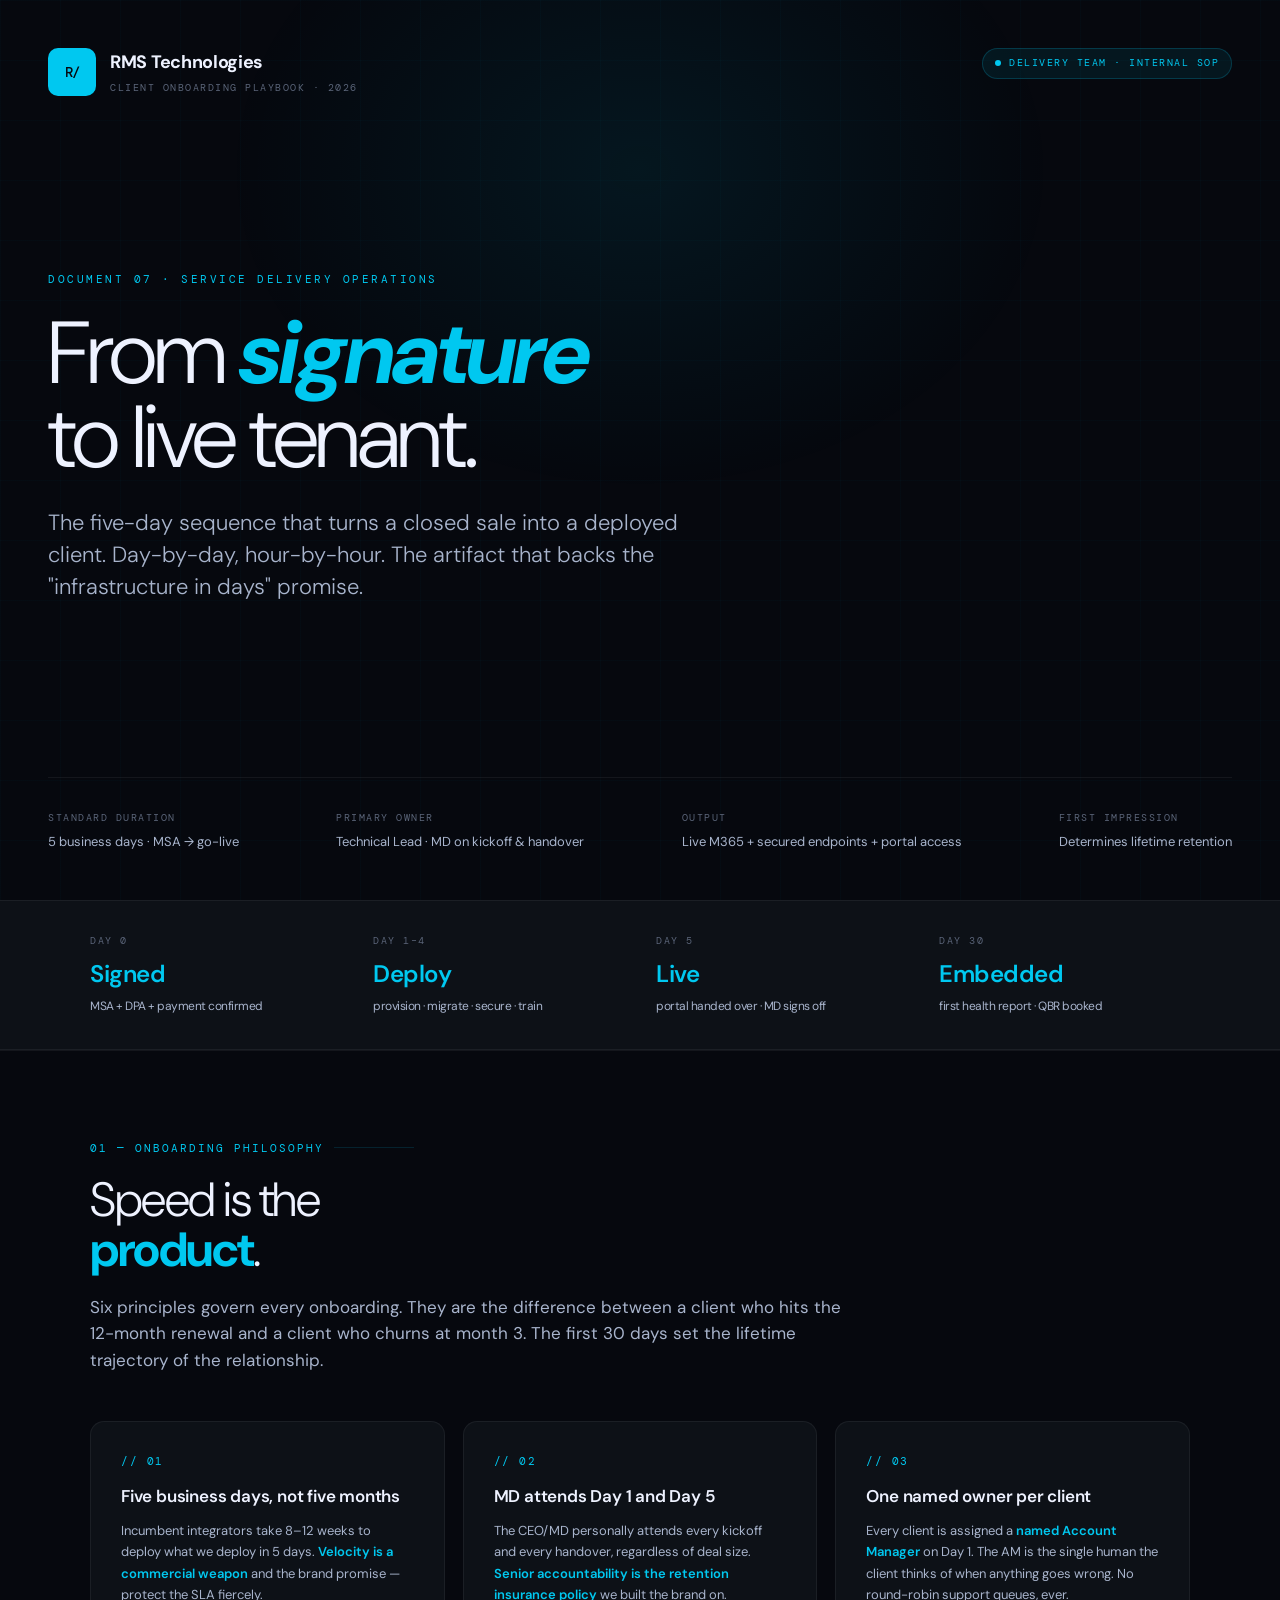
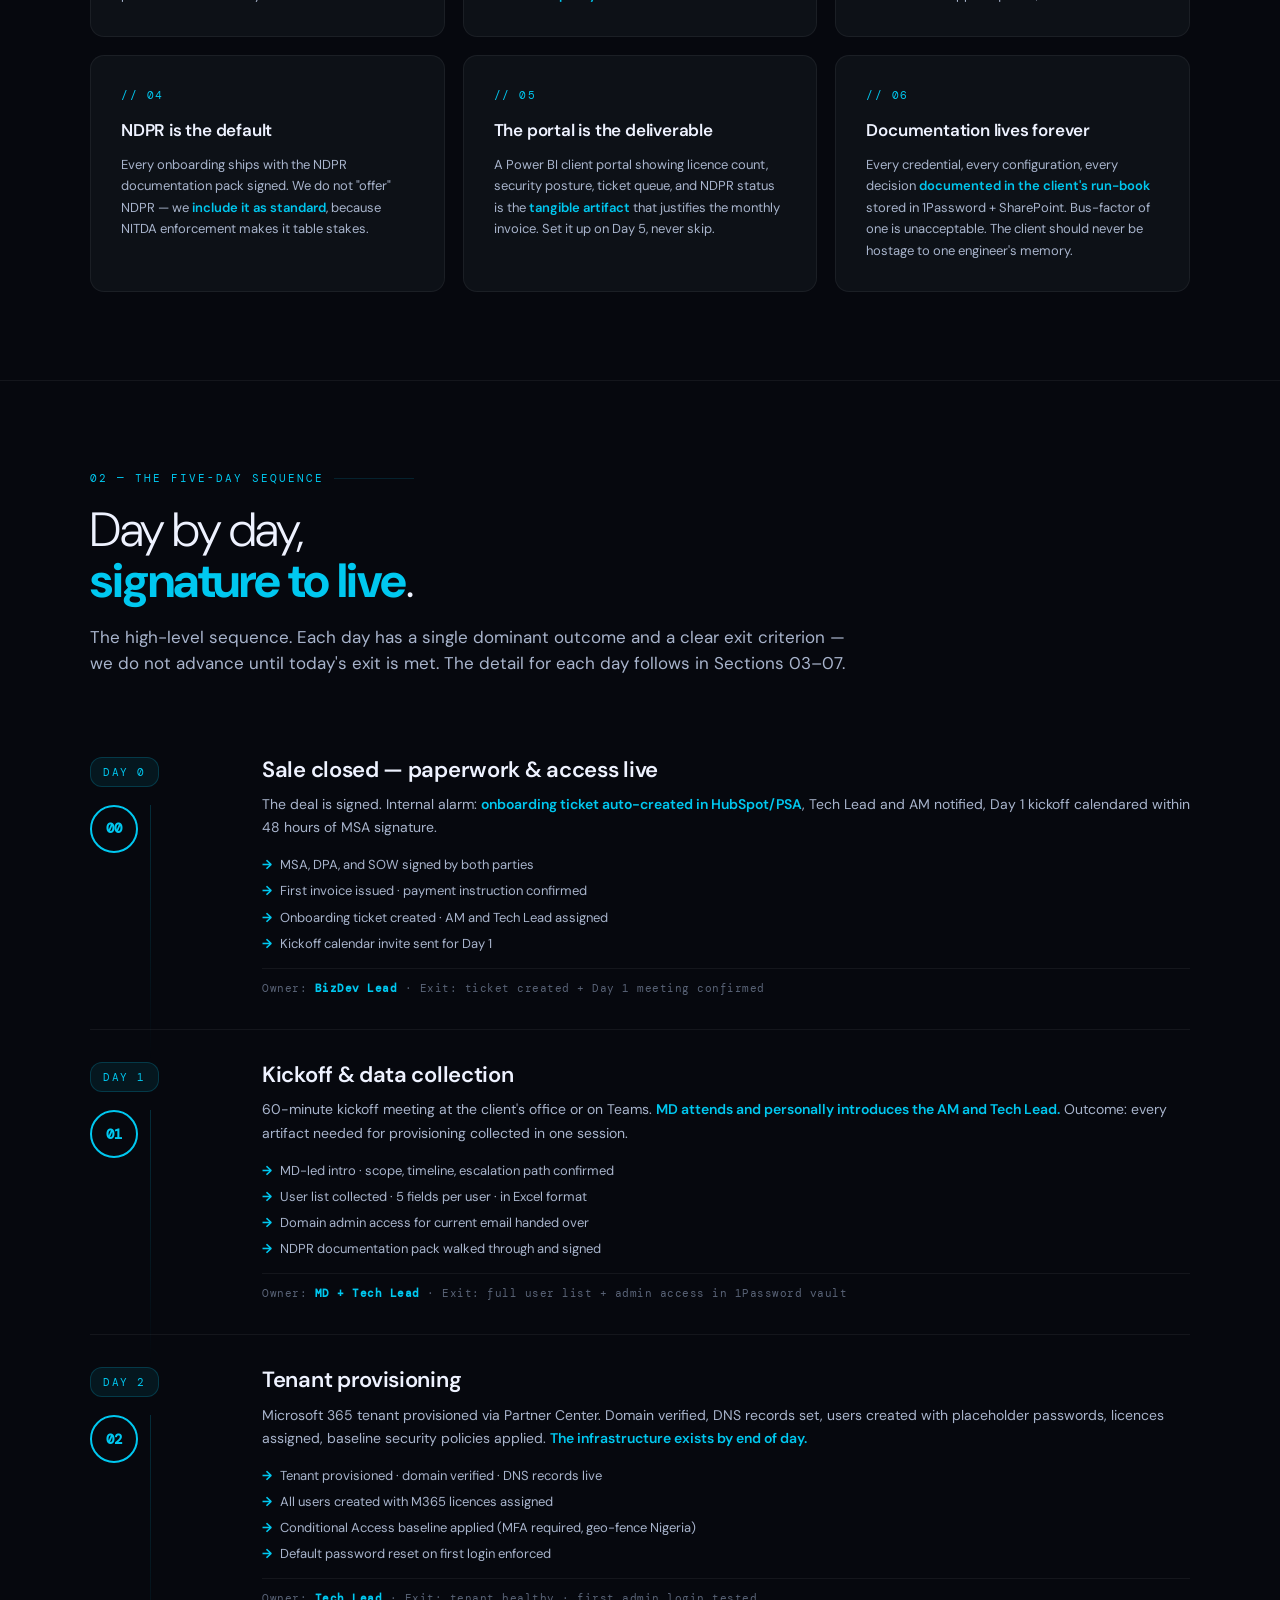
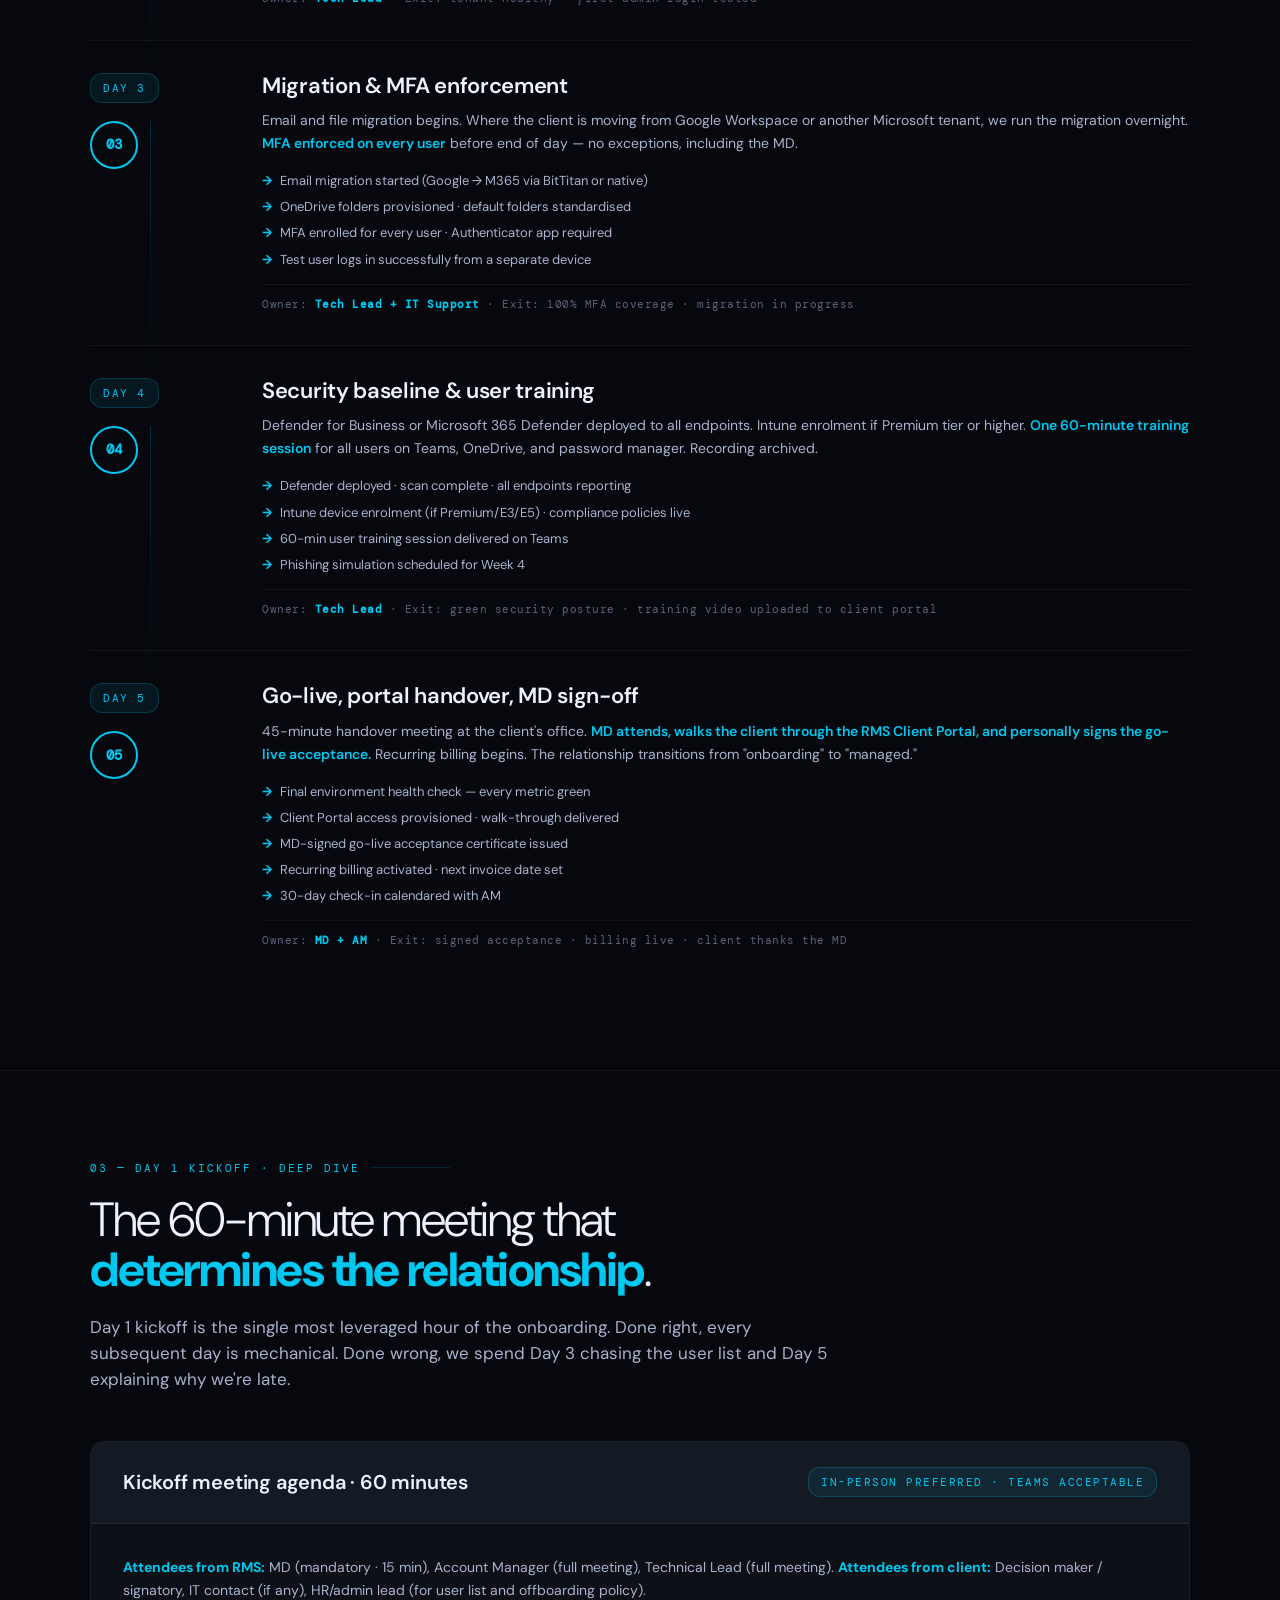
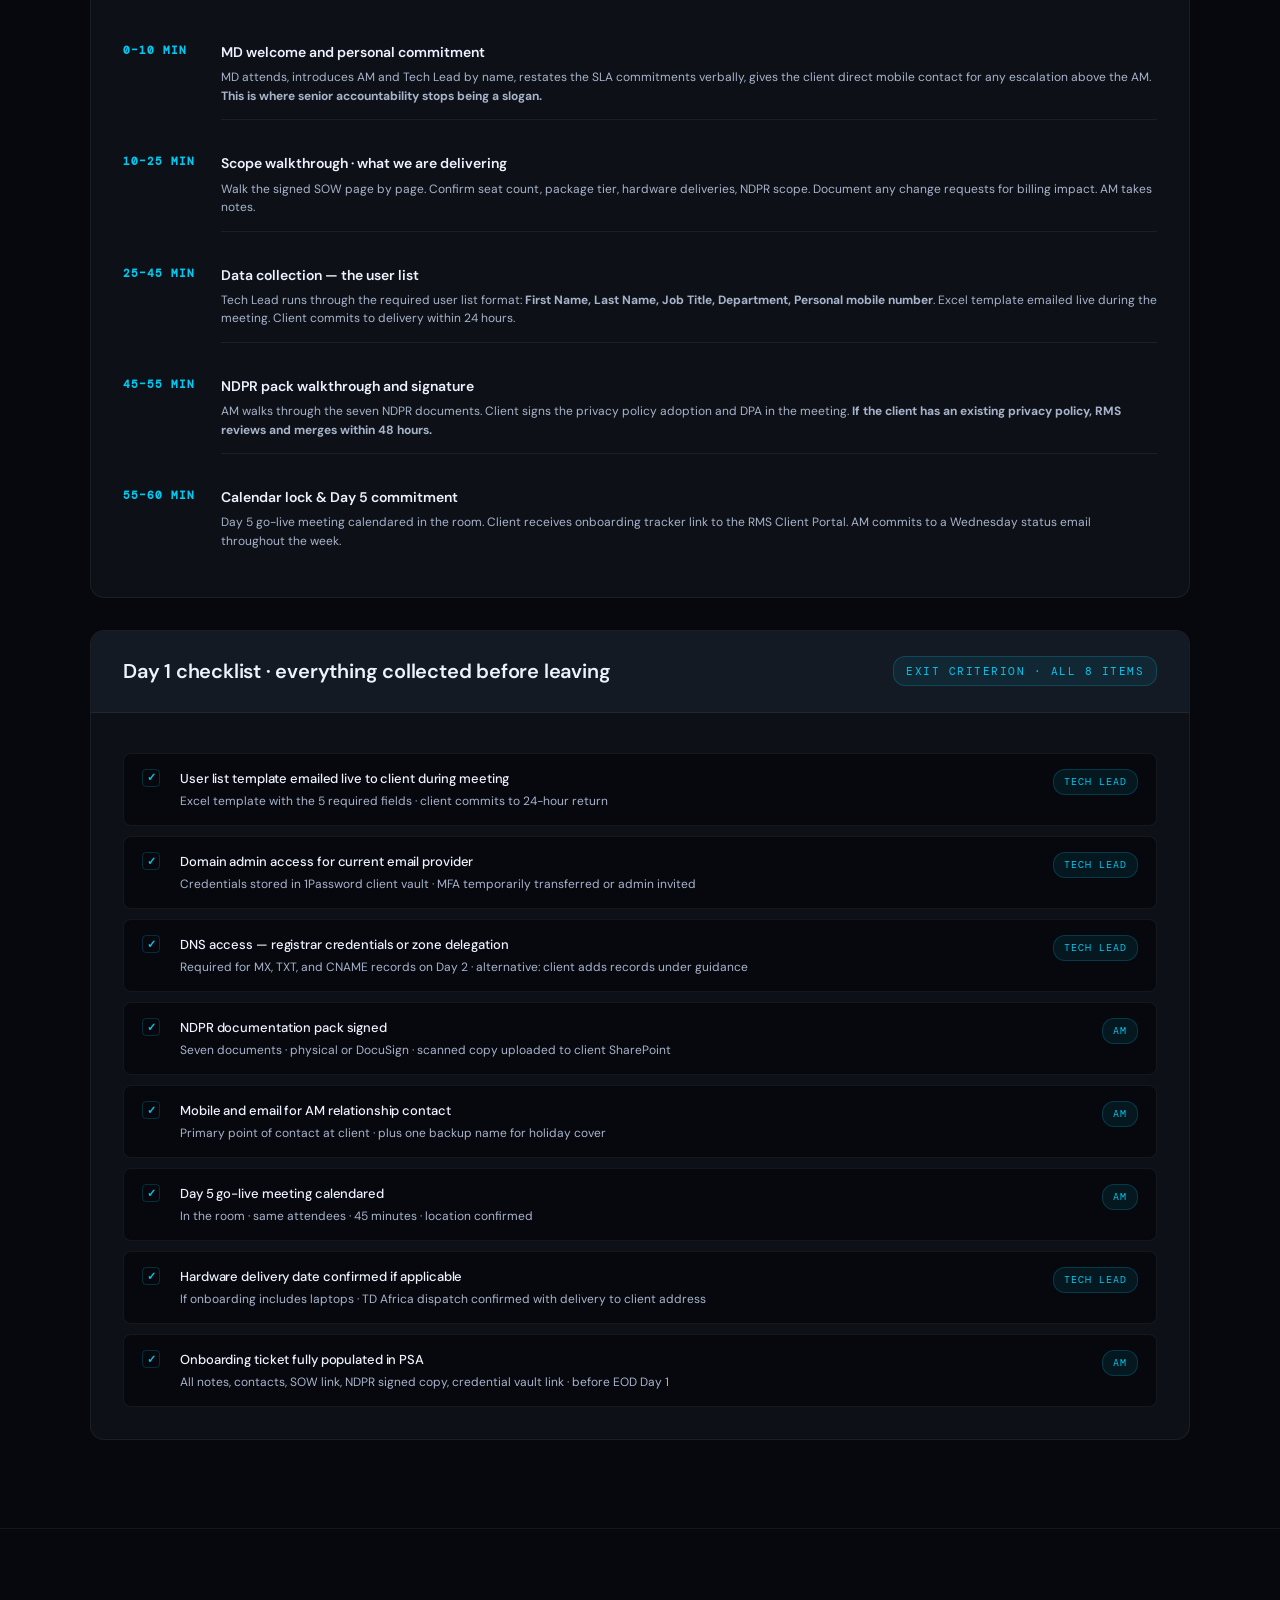
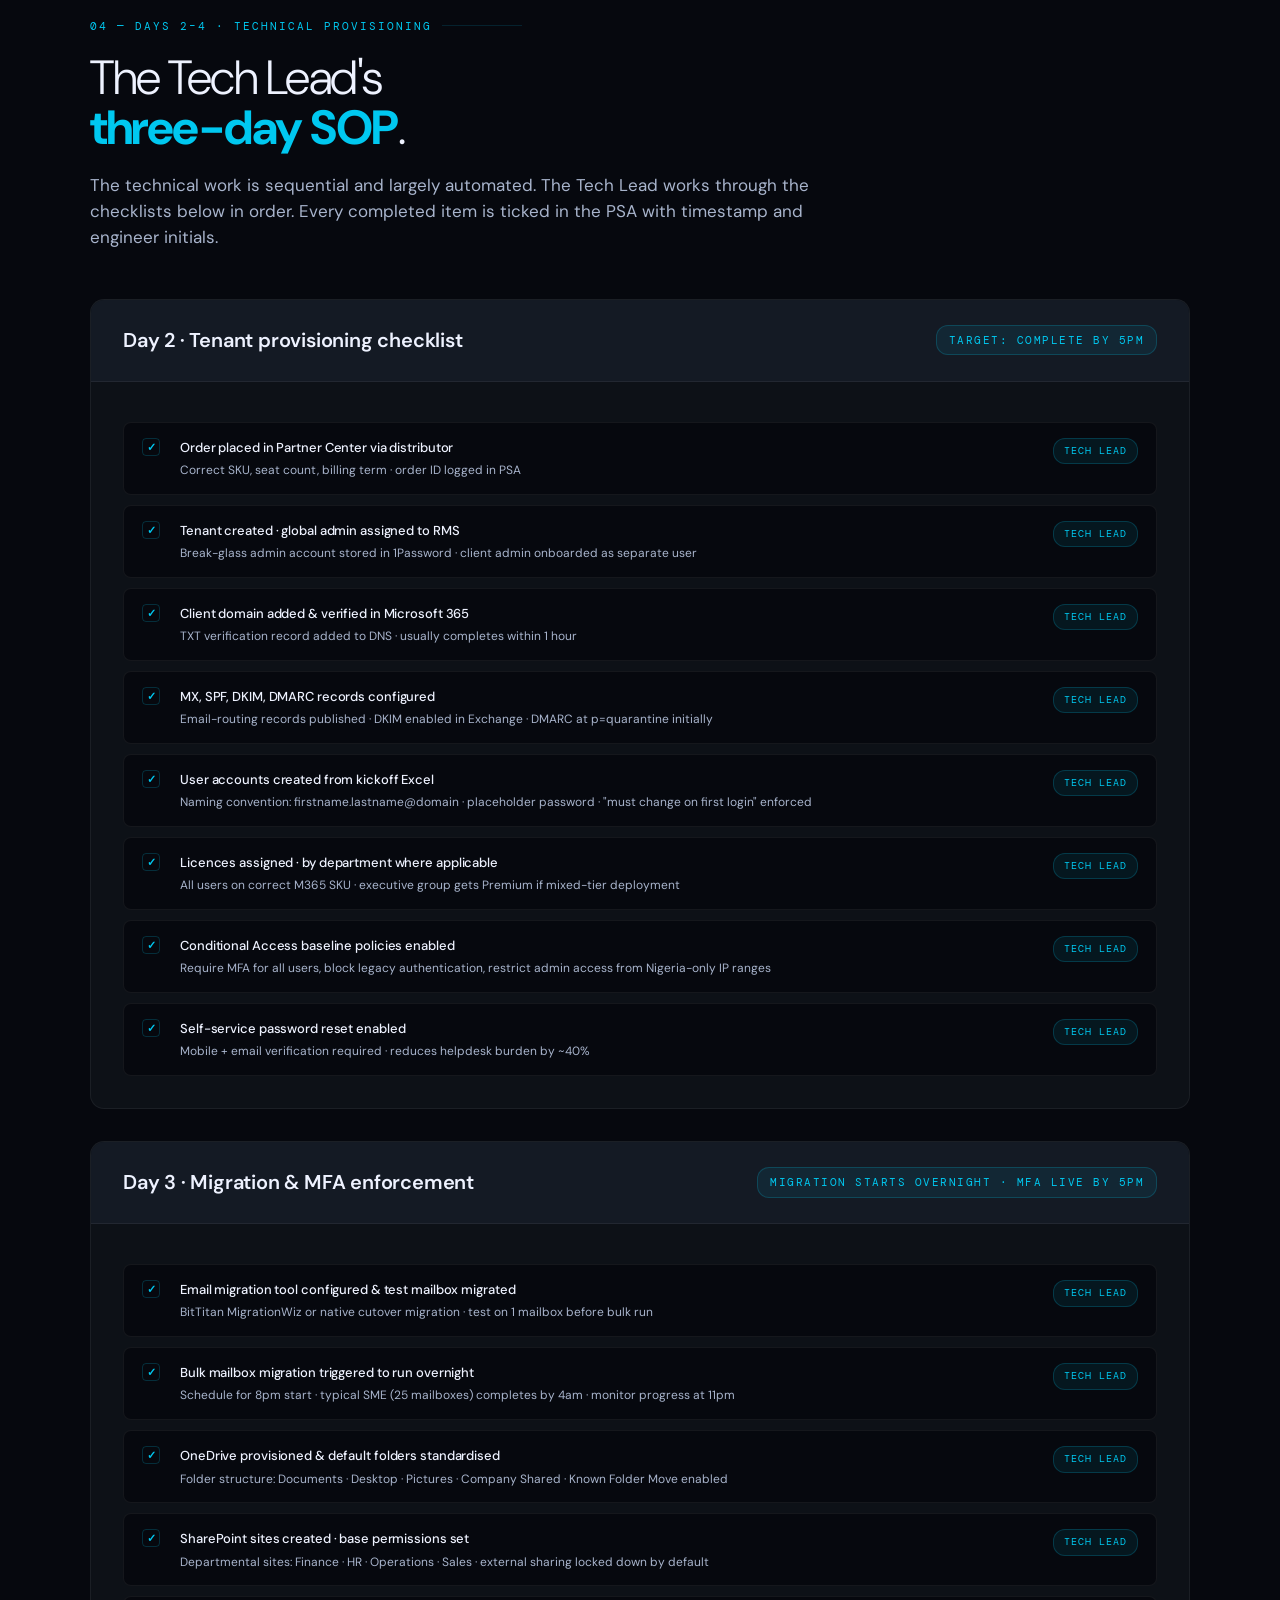
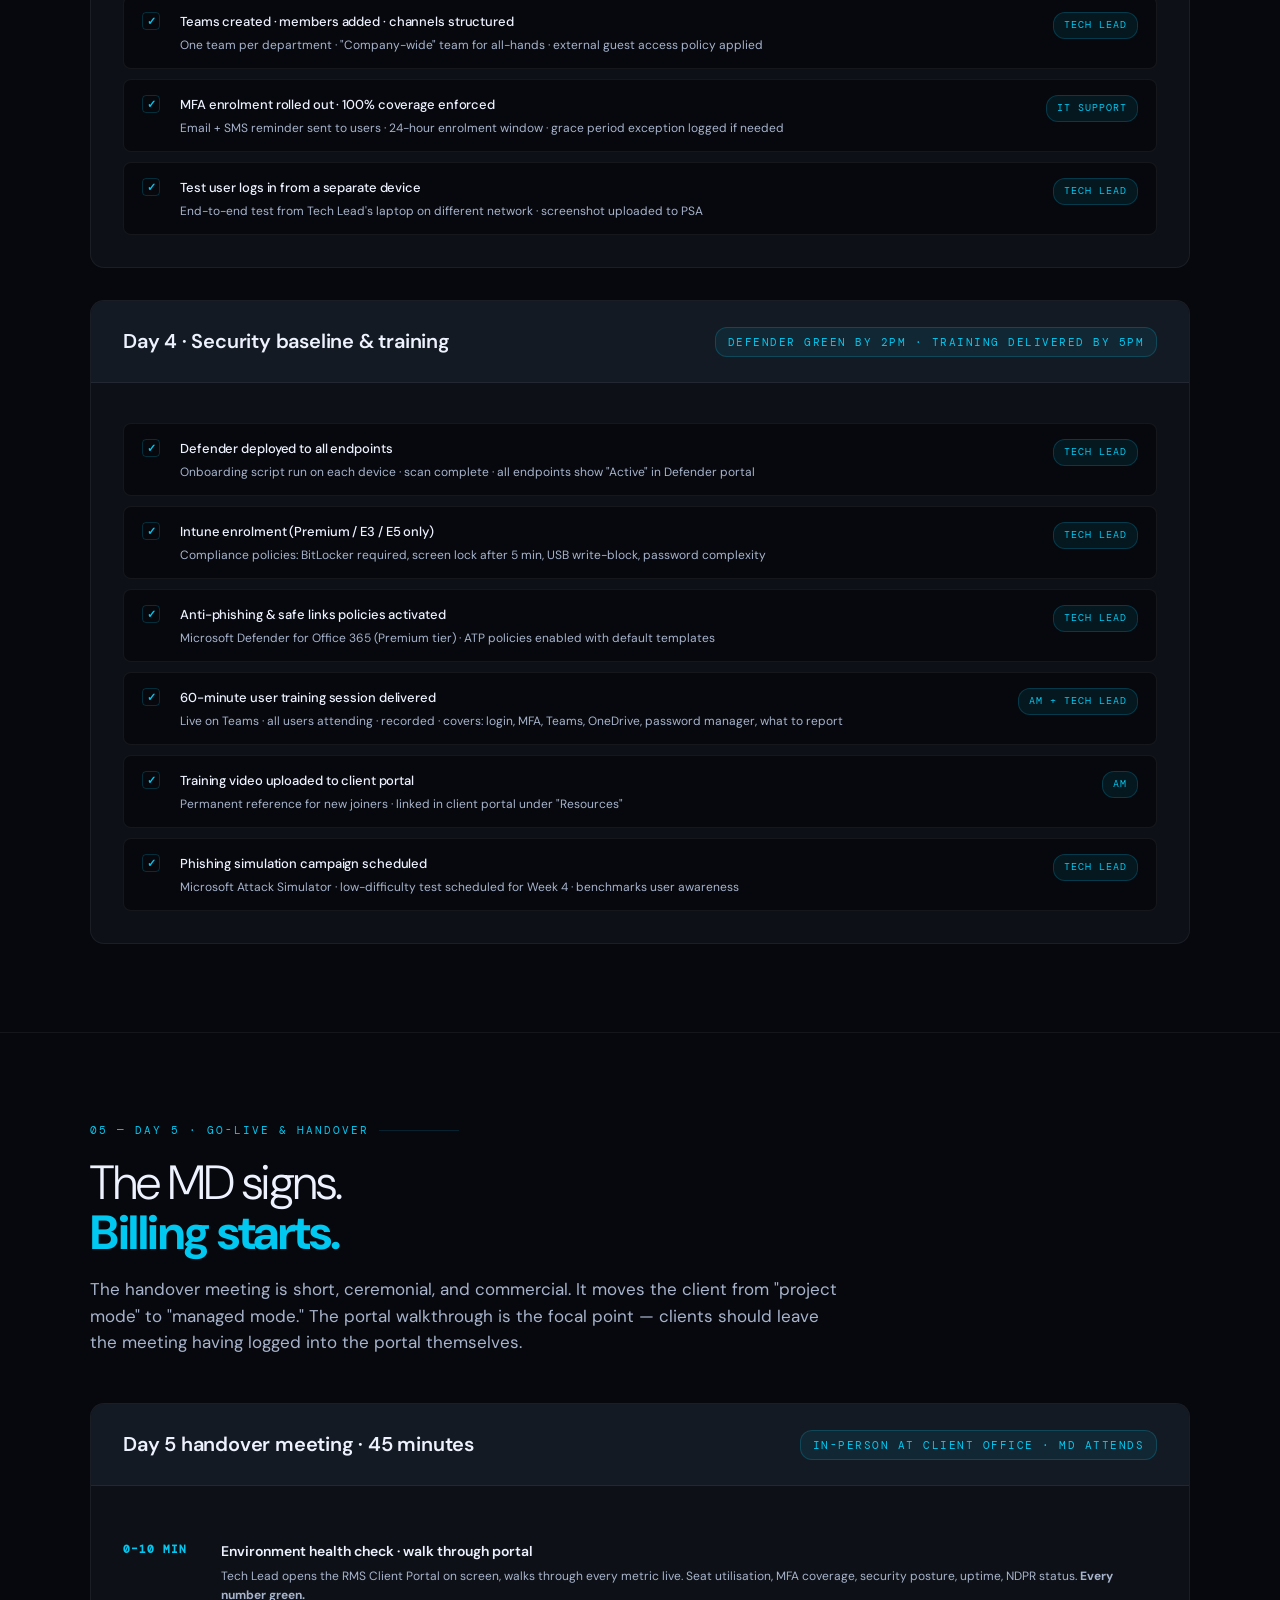
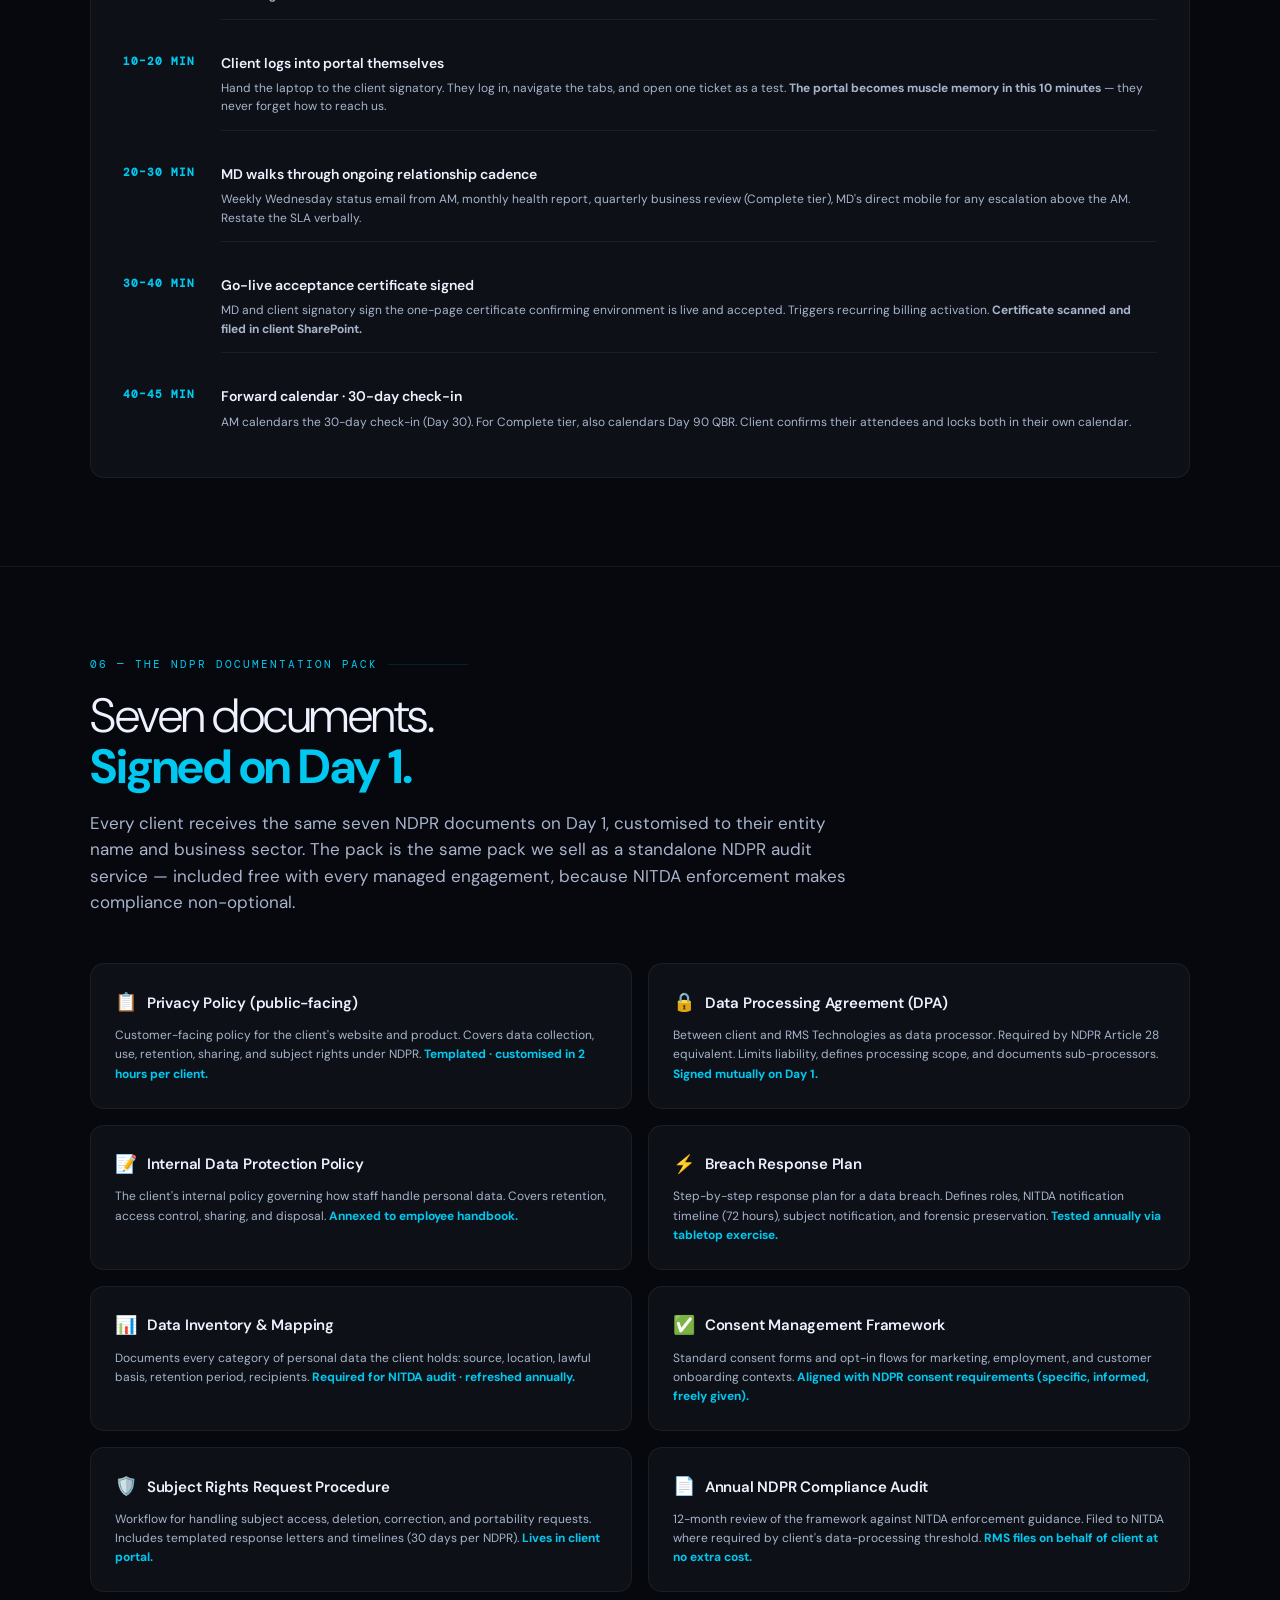
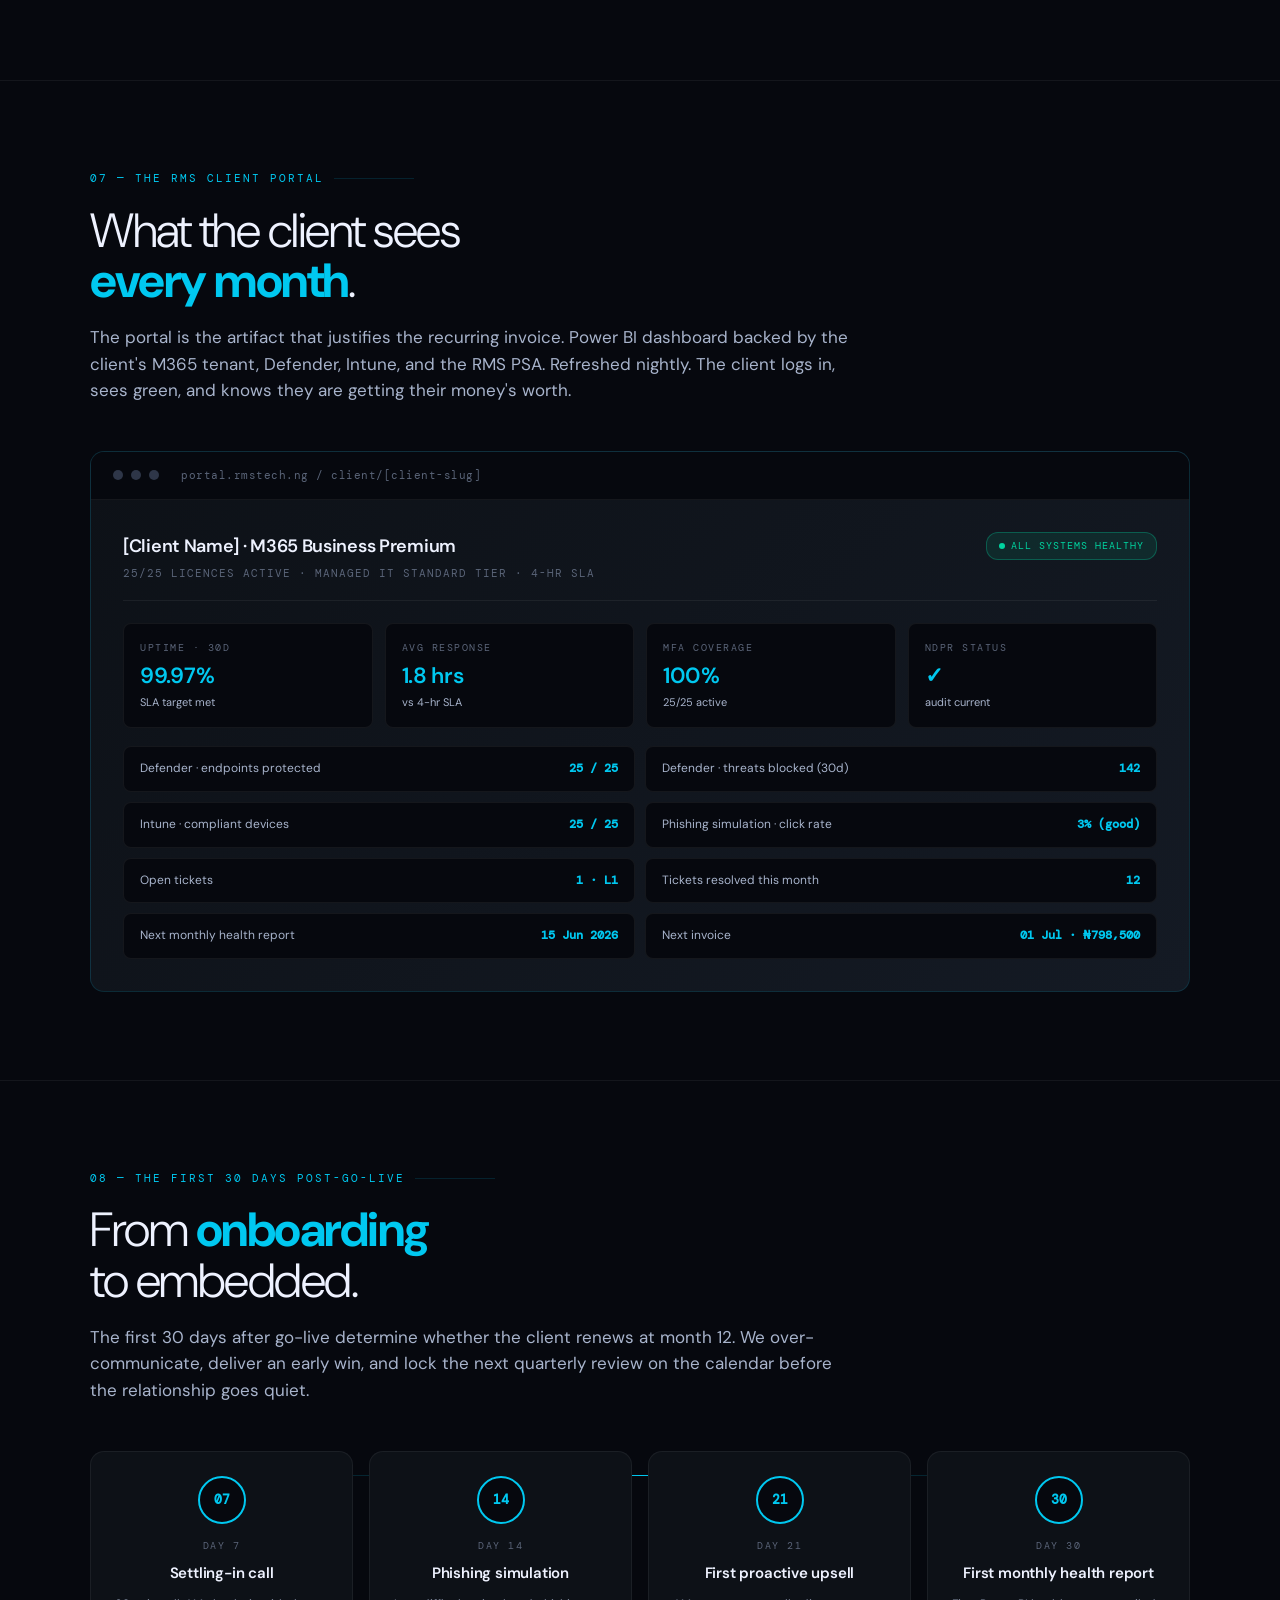
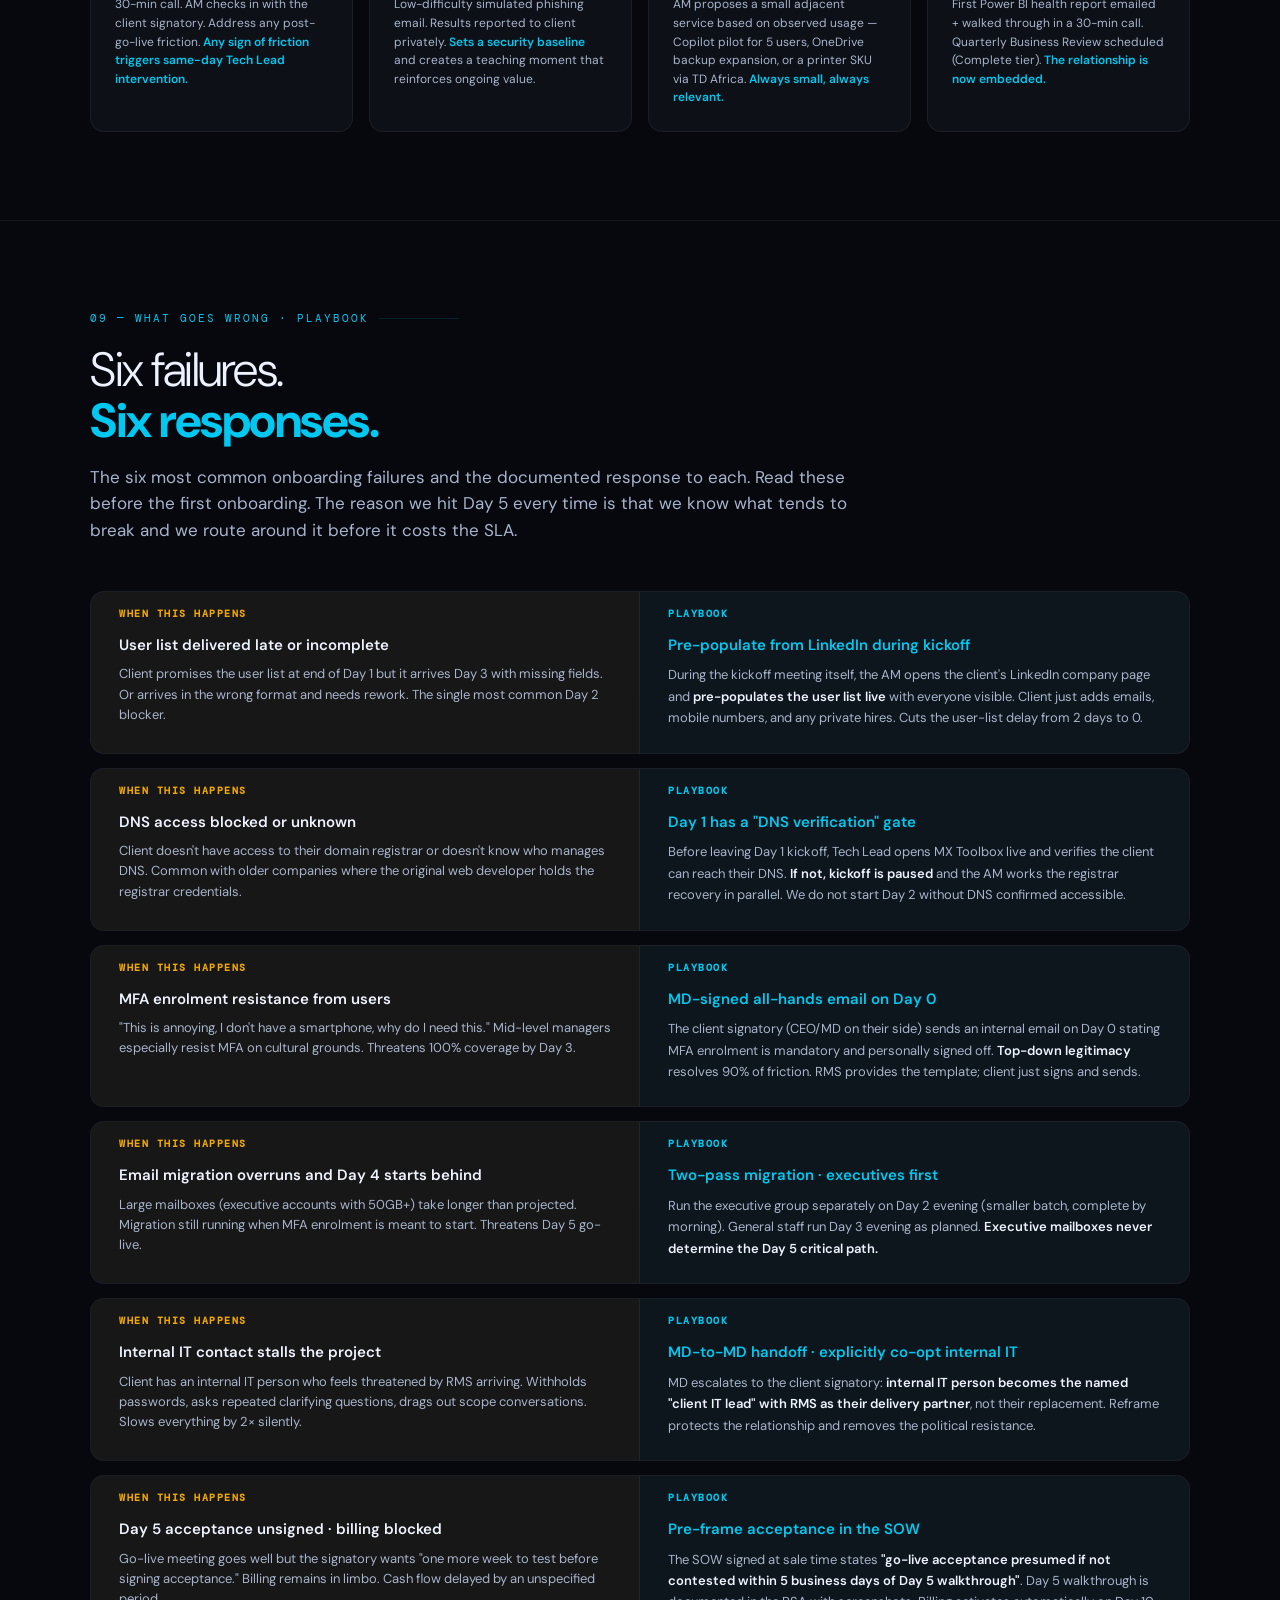
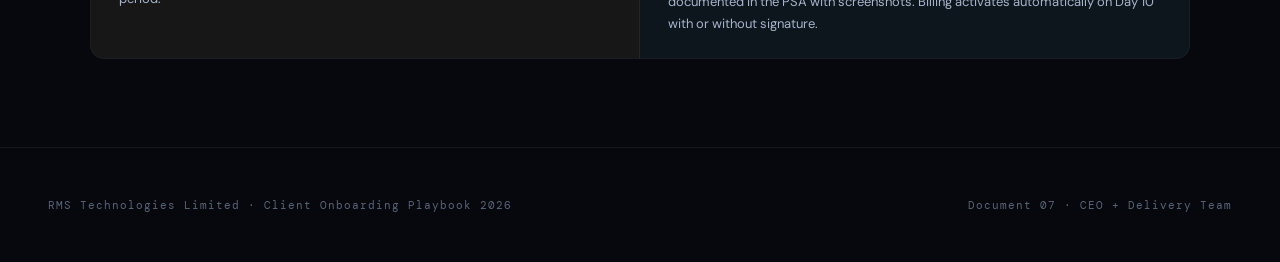
<file: RMS_Technologies_Client_Onboarding_Playbook_2026.html>
<!DOCTYPE html>
<html lang="en">
<head>
<meta charset="UTF-8">
<meta name="viewport" content="width=device-width,initial-scale=1.0">
<title>RMS Technologies — Client Onboarding Playbook 2026</title>
<link href="https://fonts.googleapis.com/css2?family=DM+Sans:ital,opsz,wght@0,9..40,300;0,9..40,400;0,9..40,500;0,9..40,600;0,9..40,700;1,9..40,400&family=DM+Mono:wght@400;500&display=swap" rel="stylesheet">
<style>
:root{
  --bg:#06080E;--bg2:#0D1117;--bg3:#141A24;--bg4:#1C2535;
  --cyan:#00C8F0;--cyan2:#00A0C0;--cg:rgba(0,200,240,0.08);--cb:rgba(0,200,240,0.2);
  --white:#EEF2FF;--w2:#A8B4CC;--w3:#5A6478;--w4:#2E3648;
  --rule:rgba(255,255,255,0.06);--rule2:rgba(0,200,240,0.14);
  --green:#00D4A0;--amber:#F0A800;--red:#FF5C7A;
  --r:8px;--rl:14px;
}
*,*::before,*::after{box-sizing:border-box;margin:0;padding:0}
html{font-size:15px;scroll-behavior:smooth}
body{font-family:'DM Sans',sans-serif;background:var(--bg);color:var(--white);line-height:1.65;overflow-x:hidden}

body::before{content:'';position:fixed;inset:0;z-index:0;pointer-events:none;
  background-image:linear-gradient(rgba(0,200,240,0.025)1px,transparent 1px),linear-gradient(90deg,rgba(0,200,240,0.025)1px,transparent 1px);
  background-size:60px 60px}
body::after{content:'';position:fixed;top:-20%;left:50%;transform:translateX(-50%);
  width:900px;height:700px;z-index:0;pointer-events:none;
  background:radial-gradient(ellipse at center,rgba(0,200,240,0.08)0%,transparent 65%)}

.cover{min-height:100vh;display:flex;flex-direction:column;justify-content:space-between;padding:48px;position:relative;z-index:1}
.cover-top{display:flex;justify-content:space-between;align-items:flex-start}
.mark{display:flex;align-items:center;gap:14px}
.mark-box{width:48px;height:48px;background:var(--cyan);border-radius:10px;display:flex;align-items:center;justify-content:center;font-family:'DM Mono',monospace;font-weight:500;color:var(--bg);font-size:14px;letter-spacing:-.5px}
.mark-text{font-weight:700;font-size:18px;letter-spacing:-.3px}
.mark-sub{font-family:'DM Mono',monospace;font-size:10px;color:var(--w3);letter-spacing:1.5px;text-transform:uppercase;margin-top:2px}
.classified{display:inline-flex;align-items:center;gap:8px;font-family:'DM Mono',monospace;font-size:10px;color:var(--cyan);padding:6px 12px;border:1px solid var(--cb);border-radius:20px;background:var(--cg);letter-spacing:1.5px;text-transform:uppercase}
.classified::before{content:'';width:6px;height:6px;border-radius:50%;background:var(--cyan)}
.cover-center{max-width:900px}
.cover-meta{font-family:'DM Mono',monospace;font-size:11px;color:var(--cyan);letter-spacing:2.5px;text-transform:uppercase;margin-bottom:24px}
.cover-title{font-size:88px;font-weight:300;line-height:.95;letter-spacing:-3px;margin-bottom:28px}
.cover-title b{font-weight:700;color:var(--cyan);font-style:italic}
.cover-tagline{font-size:22px;color:var(--w2);max-width:680px;font-weight:300;line-height:1.45}
.cover-bottom{display:flex;justify-content:space-between;align-items:flex-end;padding-top:32px;border-top:1px solid var(--rule);flex-wrap:wrap;gap:24px}
.cover-meta-block{display:flex;flex-direction:column;gap:4px}
.cover-meta-label{font-family:'DM Mono',monospace;font-size:10px;color:var(--w3);letter-spacing:1.5px;text-transform:uppercase}
.cover-meta-value{font-size:13px;color:var(--w2)}

.band{padding:32px 48px;background:var(--bg2);border-top:1px solid var(--rule);border-bottom:1px solid var(--rule);position:relative;z-index:1}
.band-grid{max-width:1100px;margin:0 auto;display:grid;grid-template-columns:repeat(4,1fr);gap:32px}
.band-item{display:flex;flex-direction:column;gap:4px}
.band-label{font-family:'DM Mono',monospace;font-size:10px;color:var(--w3);letter-spacing:1.5px;text-transform:uppercase}
.band-value{font-size:24px;font-weight:600;color:var(--cyan);letter-spacing:-.5px}
.band-value small{font-size:12px;color:var(--w2);font-weight:400;display:block;margin-top:4px}

section{position:relative;z-index:1;padding:88px 48px;border-top:1px solid var(--rule)}
.container{max-width:1100px;margin:0 auto}
.s-num{font-family:'DM Mono',monospace;font-size:11px;color:var(--cyan);letter-spacing:2px;text-transform:uppercase;margin-bottom:18px;display:flex;align-items:center;gap:10px}
.s-num::after{content:'';flex:1;height:1px;background:var(--rule2);max-width:80px}
.s-title{font-size:48px;font-weight:300;letter-spacing:-1.5px;line-height:1.05;margin-bottom:18px}
.s-title b{font-weight:700;color:var(--cyan)}
.s-lede{font-size:17px;color:var(--w2);max-width:760px;line-height:1.55;margin-bottom:48px}

/* PRINCIPLES */
.princ-grid{display:grid;grid-template-columns:repeat(3,1fr);gap:18px;margin-top:32px}
.princ-card{background:var(--bg2);border:1px solid var(--rule);border-radius:var(--rl);padding:30px;transition:all .25s}
.princ-card:hover{border-color:var(--cb)}
.princ-num{font-family:'DM Mono',monospace;font-size:11px;color:var(--cyan);letter-spacing:1.5px;margin-bottom:12px}
.princ-h{font-size:17px;font-weight:600;margin-bottom:10px;letter-spacing:-.2px}
.princ-t{font-size:13px;color:var(--w2);line-height:1.65}
.princ-t b{color:var(--cyan);font-weight:600}

/* TIMELINE */
.timeline{margin-top:32px;display:flex;flex-direction:column;gap:0}
.tl-day{display:grid;grid-template-columns:140px 1fr;gap:32px;padding:32px 0;border-bottom:1px solid var(--rule);align-items:start;position:relative}
.tl-day:last-child{border-bottom:none}
.tl-day::before{content:'';position:absolute;left:60px;top:80px;bottom:-32px;width:1px;background:linear-gradient(to bottom,var(--cb),transparent)}
.tl-day:last-child::before{display:none}
.tl-label{position:relative;z-index:1}
.tl-tag{font-family:'DM Mono',monospace;font-size:11px;color:var(--cyan);letter-spacing:1.5px;text-transform:uppercase;background:var(--cg);border:1px solid var(--cb);padding:5px 12px;border-radius:12px;display:inline-block;margin-bottom:14px}
.tl-dot{width:48px;height:48px;border-radius:50%;background:var(--bg);border:2px solid var(--cyan);display:flex;align-items:center;justify-content:center;font-family:'DM Mono',monospace;font-size:14px;color:var(--cyan);font-weight:600;margin-top:4px}
.tl-body{}
.tl-h{font-size:22px;font-weight:600;letter-spacing:-.3px;line-height:1.2;margin-bottom:10px}
.tl-t{font-size:14px;color:var(--w2);line-height:1.65;margin-bottom:16px}
.tl-t b{color:var(--cyan);font-weight:600}
.tl-list{list-style:none;display:flex;flex-direction:column;gap:6px;margin-bottom:14px}
.tl-list li{font-size:13px;color:var(--w2);padding-left:18px;position:relative;line-height:1.55}
.tl-list li::before{content:'→';position:absolute;left:0;color:var(--cyan);font-weight:700}
.tl-owner{font-family:'DM Mono',monospace;font-size:11px;color:var(--w3);padding-top:10px;border-top:1px solid var(--rule);margin-top:6px;letter-spacing:.5px}
.tl-owner b{color:var(--cyan)}

/* DEEP DIVE BLOCK */
.dd-block{background:var(--bg2);border:1px solid var(--rule);border-radius:var(--rl);overflow:hidden;margin-top:32px}
.dd-head{padding:24px 32px;background:var(--bg3);border-bottom:1px solid var(--rule);display:flex;justify-content:space-between;align-items:center;gap:16px;flex-wrap:wrap}
.dd-title{font-size:20px;font-weight:600;letter-spacing:-.2px}
.dd-when{font-family:'DM Mono',monospace;font-size:11px;color:var(--cyan);letter-spacing:1.5px;text-transform:uppercase;background:var(--cg);border:1px solid var(--cb);padding:5px 12px;border-radius:12px}
.dd-body{padding:32px}
.dd-intro{font-size:14px;color:var(--w2);line-height:1.7;margin-bottom:24px}
.dd-intro b{color:var(--cyan)}

.checklist{display:flex;flex-direction:column;gap:10px;margin-top:8px}
.check-item{display:grid;grid-template-columns:24px 1fr auto;gap:14px;padding:14px 18px;background:var(--bg);border:1px solid var(--rule);border-radius:var(--r);align-items:start}
.check-box{width:18px;height:18px;border:1.5px solid var(--cb);border-radius:4px;margin-top:1px;background:transparent;display:flex;align-items:center;justify-content:center;color:var(--cyan);font-size:11px;font-weight:700}
.check-body .ci-t{font-size:13px;color:var(--white);font-weight:500;margin-bottom:3px;letter-spacing:-.1px}
.check-body .ci-s{font-size:12px;color:var(--w2);line-height:1.55}
.check-owner{font-family:'DM Mono',monospace;font-size:10px;color:var(--cyan);background:var(--cg);border:1px solid var(--cb);padding:4px 10px;border-radius:12px;letter-spacing:1px;text-transform:uppercase;white-space:nowrap;margin-top:1px}

/* DD MEETING AGENDA */
.agenda{display:grid;grid-template-columns:80px 1fr;gap:18px;margin-top:8px}
.agenda-row{display:contents}
.agenda-time{font-family:'DM Mono',monospace;font-size:11px;color:var(--cyan);letter-spacing:1px;text-transform:uppercase;padding-top:14px;font-weight:600}
.agenda-content{padding:14px 0;border-bottom:1px solid var(--rule)}
.agenda-row:last-of-type .agenda-content{border-bottom:none}
.agenda-h{font-size:14px;font-weight:600;margin-bottom:4px}
.agenda-t{font-size:12px;color:var(--w2);line-height:1.55}

/* NDPR PACK */
.pack-grid{display:grid;grid-template-columns:repeat(2,1fr);gap:16px;margin-top:32px}
.pack-card{background:var(--bg2);border:1px solid var(--rule);border-radius:var(--rl);padding:24px}
.pack-name{font-size:15px;font-weight:600;margin-bottom:8px;letter-spacing:-.2px;display:flex;align-items:center;gap:10px}
.pack-icon{font-size:18px}
.pack-t{font-size:12px;color:var(--w2);line-height:1.6}
.pack-t b{color:var(--cyan)}

/* PORTAL SECTION */
.portal-wrap{background:linear-gradient(135deg,var(--bg2)0%,var(--bg3)100%);border:1px solid var(--rule2);border-radius:var(--rl);padding:0;margin-top:32px;overflow:hidden}
.portal-bar{display:flex;align-items:center;gap:8px;padding:14px 22px;background:var(--bg);border-bottom:1px solid var(--rule)}
.portal-dot{width:10px;height:10px;border-radius:50%;background:var(--w4)}
.portal-url{font-family:'DM Mono',monospace;font-size:11px;color:var(--w3);margin-left:14px;letter-spacing:.5px}
.portal-pad{padding:32px}
.portal-head{display:flex;justify-content:space-between;align-items:start;margin-bottom:22px;padding-bottom:18px;border-bottom:1px solid var(--rule);gap:20px;flex-wrap:wrap}
.portal-name{font-size:18px;font-weight:600;letter-spacing:-.3px}
.portal-sub{font-family:'DM Mono',monospace;font-size:11px;color:var(--w3);letter-spacing:1px;margin-top:3px}
.portal-stat{display:inline-flex;align-items:center;gap:6px;padding:5px 12px;background:rgba(0,212,160,0.1);border:1px solid rgba(0,212,160,0.3);border-radius:12px;font-family:'DM Mono',monospace;font-size:10px;color:var(--green);letter-spacing:1px;text-transform:uppercase}
.portal-stat::before{content:'';width:6px;height:6px;border-radius:50%;background:var(--green)}
.portal-tiles{display:grid;grid-template-columns:repeat(4,1fr);gap:12px;margin-bottom:18px}
.portal-tile{padding:16px;background:var(--bg);border:1px solid var(--rule);border-radius:var(--r)}
.portal-tile-lab{font-family:'DM Mono',monospace;font-size:10px;color:var(--w3);letter-spacing:1.5px;text-transform:uppercase;margin-bottom:8px}
.portal-tile-val{font-size:22px;font-weight:600;color:var(--cyan);letter-spacing:-.3px;line-height:1}
.portal-tile-meta{font-size:11px;color:var(--w2);margin-top:6px}
.portal-modules{display:grid;grid-template-columns:repeat(2,1fr);gap:10px;margin-top:14px}
.portal-mod{display:flex;justify-content:space-between;align-items:center;padding:12px 16px;background:var(--bg);border:1px solid var(--rule);border-radius:var(--r)}
.portal-mod-l{font-size:12px;color:var(--w2)}
.portal-mod-v{font-family:'DM Mono',monospace;font-size:12px;color:var(--cyan);font-weight:600}

/* 30 DAYS GRID */
.thirty-grid{display:grid;grid-template-columns:repeat(4,1fr);gap:16px;margin-top:32px;position:relative}
.thirty-grid::before{content:'';position:absolute;top:24px;left:8%;right:8%;height:1px;background:linear-gradient(90deg,transparent,var(--cb),var(--cyan),var(--cb),transparent)}
.thirty-card{position:relative;z-index:1;background:var(--bg2);border:1px solid var(--rule);border-radius:var(--rl);padding:24px;text-align:left}
.thirty-num{width:48px;height:48px;border-radius:50%;background:var(--bg);border:2px solid var(--cyan);margin:0 auto 14px;display:flex;align-items:center;justify-content:center;font-family:'DM Mono',monospace;font-size:13px;color:var(--cyan);font-weight:600}
.thirty-when{font-family:'DM Mono',monospace;font-size:10px;color:var(--w3);letter-spacing:1.5px;text-transform:uppercase;margin-bottom:6px;text-align:center}
.thirty-h{font-size:15px;font-weight:600;margin-bottom:10px;letter-spacing:-.2px;text-align:center}
.thirty-t{font-size:12px;color:var(--w2);line-height:1.55}
.thirty-t b{color:var(--cyan);font-weight:600}

/* FAILURE MODES */
.fail-grid{display:grid;grid-template-columns:1fr;gap:14px;margin-top:32px}
.fail{display:grid;grid-template-columns:1fr 1fr;gap:0;background:var(--bg2);border:1px solid var(--rule);border-radius:var(--rl);overflow:hidden}
.fail-q{padding:24px 28px;background:rgba(240,168,0,0.04);border-right:1px solid var(--rule);position:relative}
.fail-q::before{content:'WHEN THIS HAPPENS';position:absolute;top:14px;left:28px;font-family:'DM Mono',monospace;font-size:10px;color:var(--amber);letter-spacing:1.5px;font-weight:600}
.fail-q-h{font-size:15px;color:var(--white);font-weight:600;line-height:1.5;margin-top:18px}
.fail-q-t{font-size:13px;color:var(--w2);line-height:1.55;margin-top:8px}
.fail-a{padding:24px 28px;background:rgba(0,200,240,0.025);position:relative}
.fail-a::before{content:'PLAYBOOK';position:absolute;top:14px;left:28px;font-family:'DM Mono',monospace;font-size:10px;color:var(--cyan);letter-spacing:1.5px;font-weight:600}
.fail-a-h{font-size:15px;color:var(--cyan);font-weight:600;line-height:1.5;margin-top:18px;margin-bottom:8px}
.fail-a-t{font-size:13px;color:var(--w2);line-height:1.65}
.fail-a-t b{color:var(--white);font-weight:600}

footer{padding:48px;border-top:1px solid var(--rule);position:relative;z-index:1;display:flex;justify-content:space-between;align-items:center;font-family:'DM Mono',monospace;font-size:11px;color:var(--w3);letter-spacing:1px;flex-wrap:wrap;gap:12px}

@media(max-width:900px){
  .cover-title{font-size:54px}.s-title{font-size:34px}
  .band-grid,.princ-grid,.pack-grid{grid-template-columns:1fr}
  .portal-tiles{grid-template-columns:1fr 1fr}.portal-modules{grid-template-columns:1fr}
  .thirty-grid{grid-template-columns:1fr;gap:24px}.thirty-grid::before{display:none}
  .fail{grid-template-columns:1fr}.fail-q{border-right:none;border-bottom:1px solid var(--rule)}
  .tl-day{grid-template-columns:1fr;gap:14px}.tl-day::before{display:none}
  .agenda{grid-template-columns:60px 1fr;gap:12px}
  section{padding:64px 24px}.cover,.band{padding:24px}.dd-body{padding:22px}
}
</style>
</head>
<body>

<!-- COVER -->
<div class="cover">
  <div class="cover-top">
    <div class="mark">
      <div class="mark-box">R/</div>
      <div>
        <div class="mark-text">RMS Technologies</div>
        <div class="mark-sub">Client Onboarding Playbook · 2026</div>
      </div>
    </div>
    <div class="classified">Delivery Team · Internal SOP</div>
  </div>
  <div class="cover-center">
    <div class="cover-meta">Document 07 · Service Delivery Operations</div>
    <h1 class="cover-title">From <b>signature</b><br>to live tenant.</h1>
    <p class="cover-tagline">The five-day sequence that turns a closed sale into a deployed client. Day-by-day, hour-by-hour. The artifact that backs the "infrastructure in days" promise.</p>
  </div>
  <div class="cover-bottom">
    <div class="cover-meta-block">
      <div class="cover-meta-label">Standard duration</div>
      <div class="cover-meta-value">5 business days · MSA → go-live</div>
    </div>
    <div class="cover-meta-block">
      <div class="cover-meta-label">Primary owner</div>
      <div class="cover-meta-value">Technical Lead · MD on kickoff & handover</div>
    </div>
    <div class="cover-meta-block">
      <div class="cover-meta-label">Output</div>
      <div class="cover-meta-value">Live M365 + secured endpoints + portal access</div>
    </div>
    <div class="cover-meta-block">
      <div class="cover-meta-label">First impression</div>
      <div class="cover-meta-value">Determines lifetime retention</div>
    </div>
  </div>
</div>

<!-- BAND -->
<div class="band">
  <div class="band-grid">
    <div class="band-item"><div class="band-label">Day 0</div><div class="band-value">Signed<small>MSA + DPA + payment confirmed</small></div></div>
    <div class="band-item"><div class="band-label">Day 1–4</div><div class="band-value">Deploy<small>provision · migrate · secure · train</small></div></div>
    <div class="band-item"><div class="band-label">Day 5</div><div class="band-value">Live<small>portal handed over · MD signs off</small></div></div>
    <div class="band-item"><div class="band-label">Day 30</div><div class="band-value">Embedded<small>first health report · QBR booked</small></div></div>
  </div>
</div>

<!-- 01 PHILOSOPHY -->
<section>
  <div class="container">
    <div class="s-num">01 — Onboarding Philosophy</div>
    <h2 class="s-title">Speed is the<br><b>product</b>.</h2>
    <p class="s-lede">Six principles govern every onboarding. They are the difference between a client who hits the 12-month renewal and a client who churns at month 3. The first 30 days set the lifetime trajectory of the relationship.</p>

    <div class="princ-grid">
      <div class="princ-card">
        <div class="princ-num">// 01</div>
        <div class="princ-h">Five business days, not five months</div>
        <p class="princ-t">Incumbent integrators take 8–12 weeks to deploy what we deploy in 5 days. <b>Velocity is a commercial weapon</b> and the brand promise — protect the SLA fiercely.</p>
      </div>
      <div class="princ-card">
        <div class="princ-num">// 02</div>
        <div class="princ-h">MD attends Day 1 and Day 5</div>
        <p class="princ-t">The CEO/MD personally attends every kickoff and every handover, regardless of deal size. <b>Senior accountability is the retention insurance policy</b> we built the brand on.</p>
      </div>
      <div class="princ-card">
        <div class="princ-num">// 03</div>
        <div class="princ-h">One named owner per client</div>
        <p class="princ-t">Every client is assigned a <b>named Account Manager</b> on Day 1. The AM is the single human the client thinks of when anything goes wrong. No round-robin support queues, ever.</p>
      </div>
      <div class="princ-card">
        <div class="princ-num">// 04</div>
        <div class="princ-h">NDPR is the default</div>
        <p class="princ-t">Every onboarding ships with the NDPR documentation pack signed. We do not "offer" NDPR — we <b>include it as standard</b>, because NITDA enforcement makes it table stakes.</p>
      </div>
      <div class="princ-card">
        <div class="princ-num">// 05</div>
        <div class="princ-h">The portal is the deliverable</div>
        <p class="princ-t">A Power BI client portal showing licence count, security posture, ticket queue, and NDPR status is the <b>tangible artifact</b> that justifies the monthly invoice. Set it up on Day 5, never skip.</p>
      </div>
      <div class="princ-card">
        <div class="princ-num">// 06</div>
        <div class="princ-h">Documentation lives forever</div>
        <p class="princ-t">Every credential, every configuration, every decision <b>documented in the client's run-book</b> stored in 1Password + SharePoint. Bus-factor of one is unacceptable. The client should never be hostage to one engineer's memory.</p>
      </div>
    </div>
  </div>
</section>

<!-- 02 5-DAY TIMELINE -->
<section>
  <div class="container">
    <div class="s-num">02 — The Five-Day Sequence</div>
    <h2 class="s-title">Day by day,<br><b>signature to live</b>.</h2>
    <p class="s-lede">The high-level sequence. Each day has a single dominant outcome and a clear exit criterion — we do not advance until today's exit is met. The detail for each day follows in Sections 03–07.</p>

    <div class="timeline">
      <div class="tl-day">
        <div class="tl-label">
          <div class="tl-tag">Day 0</div>
          <div class="tl-dot">00</div>
        </div>
        <div class="tl-body">
          <div class="tl-h">Sale closed — paperwork & access live</div>
          <p class="tl-t">The deal is signed. Internal alarm: <b>onboarding ticket auto-created in HubSpot/PSA</b>, Tech Lead and AM notified, Day 1 kickoff calendared within 48 hours of MSA signature.</p>
          <ul class="tl-list">
            <li>MSA, DPA, and SOW signed by both parties</li>
            <li>First invoice issued · payment instruction confirmed</li>
            <li>Onboarding ticket created · AM and Tech Lead assigned</li>
            <li>Kickoff calendar invite sent for Day 1</li>
          </ul>
          <div class="tl-owner">Owner: <b>BizDev Lead</b> · Exit: ticket created + Day 1 meeting confirmed</div>
        </div>
      </div>

      <div class="tl-day">
        <div class="tl-label">
          <div class="tl-tag">Day 1</div>
          <div class="tl-dot">01</div>
        </div>
        <div class="tl-body">
          <div class="tl-h">Kickoff & data collection</div>
          <p class="tl-t">60-minute kickoff meeting at the client's office or on Teams. <b>MD attends and personally introduces the AM and Tech Lead.</b> Outcome: every artifact needed for provisioning collected in one session.</p>
          <ul class="tl-list">
            <li>MD-led intro · scope, timeline, escalation path confirmed</li>
            <li>User list collected · 5 fields per user · in Excel format</li>
            <li>Domain admin access for current email handed over</li>
            <li>NDPR documentation pack walked through and signed</li>
          </ul>
          <div class="tl-owner">Owner: <b>MD + Tech Lead</b> · Exit: full user list + admin access in 1Password vault</div>
        </div>
      </div>

      <div class="tl-day">
        <div class="tl-label">
          <div class="tl-tag">Day 2</div>
          <div class="tl-dot">02</div>
        </div>
        <div class="tl-body">
          <div class="tl-h">Tenant provisioning</div>
          <p class="tl-t">Microsoft 365 tenant provisioned via Partner Center. Domain verified, DNS records set, users created with placeholder passwords, licences assigned, baseline security policies applied. <b>The infrastructure exists by end of day.</b></p>
          <ul class="tl-list">
            <li>Tenant provisioned · domain verified · DNS records live</li>
            <li>All users created with M365 licences assigned</li>
            <li>Conditional Access baseline applied (MFA required, geo-fence Nigeria)</li>
            <li>Default password reset on first login enforced</li>
          </ul>
          <div class="tl-owner">Owner: <b>Tech Lead</b> · Exit: tenant healthy · first admin login tested</div>
        </div>
      </div>

      <div class="tl-day">
        <div class="tl-label">
          <div class="tl-tag">Day 3</div>
          <div class="tl-dot">03</div>
        </div>
        <div class="tl-body">
          <div class="tl-h">Migration & MFA enforcement</div>
          <p class="tl-t">Email and file migration begins. Where the client is moving from Google Workspace or another Microsoft tenant, we run the migration overnight. <b>MFA enforced on every user</b> before end of day — no exceptions, including the MD.</p>
          <ul class="tl-list">
            <li>Email migration started (Google → M365 via BitTitan or native)</li>
            <li>OneDrive folders provisioned · default folders standardised</li>
            <li>MFA enrolled for every user · Authenticator app required</li>
            <li>Test user logs in successfully from a separate device</li>
          </ul>
          <div class="tl-owner">Owner: <b>Tech Lead + IT Support</b> · Exit: 100% MFA coverage · migration in progress</div>
        </div>
      </div>

      <div class="tl-day">
        <div class="tl-label">
          <div class="tl-tag">Day 4</div>
          <div class="tl-dot">04</div>
        </div>
        <div class="tl-body">
          <div class="tl-h">Security baseline & user training</div>
          <p class="tl-t">Defender for Business or Microsoft 365 Defender deployed to all endpoints. Intune enrolment if Premium tier or higher. <b>One 60-minute training session</b> for all users on Teams, OneDrive, and password manager. Recording archived.</p>
          <ul class="tl-list">
            <li>Defender deployed · scan complete · all endpoints reporting</li>
            <li>Intune device enrolment (if Premium/E3/E5) · compliance policies live</li>
            <li>60-min user training session delivered on Teams</li>
            <li>Phishing simulation scheduled for Week 4</li>
          </ul>
          <div class="tl-owner">Owner: <b>Tech Lead</b> · Exit: green security posture · training video uploaded to client portal</div>
        </div>
      </div>

      <div class="tl-day">
        <div class="tl-label">
          <div class="tl-tag">Day 5</div>
          <div class="tl-dot">05</div>
        </div>
        <div class="tl-body">
          <div class="tl-h">Go-live, portal handover, MD sign-off</div>
          <p class="tl-t">45-minute handover meeting at the client's office. <b>MD attends, walks the client through the RMS Client Portal, and personally signs the go-live acceptance.</b> Recurring billing begins. The relationship transitions from "onboarding" to "managed."</p>
          <ul class="tl-list">
            <li>Final environment health check — every metric green</li>
            <li>Client Portal access provisioned · walk-through delivered</li>
            <li>MD-signed go-live acceptance certificate issued</li>
            <li>Recurring billing activated · next invoice date set</li>
            <li>30-day check-in calendared with AM</li>
          </ul>
          <div class="tl-owner">Owner: <b>MD + AM</b> · Exit: signed acceptance · billing live · client thanks the MD</div>
        </div>
      </div>
    </div>
  </div>
</section>

<!-- 03 DAY 1 KICKOFF DEEP DIVE -->
<section>
  <div class="container">
    <div class="s-num">03 — Day 1 Kickoff · Deep Dive</div>
    <h2 class="s-title">The 60-minute meeting that<br><b>determines the relationship</b>.</h2>
    <p class="s-lede">Day 1 kickoff is the single most leveraged hour of the onboarding. Done right, every subsequent day is mechanical. Done wrong, we spend Day 3 chasing the user list and Day 5 explaining why we're late.</p>

    <div class="dd-block">
      <div class="dd-head">
        <div class="dd-title">Kickoff meeting agenda · 60 minutes</div>
        <div class="dd-when">In-person preferred · Teams acceptable</div>
      </div>
      <div class="dd-body">
        <p class="dd-intro"><b>Attendees from RMS:</b> MD (mandatory · 15 min), Account Manager (full meeting), Technical Lead (full meeting). <b>Attendees from client:</b> Decision maker / signatory, IT contact (if any), HR/admin lead (for user list and offboarding policy).</p>
        <div class="agenda">
          <div class="agenda-row">
            <div class="agenda-time">0–10 min</div>
            <div class="agenda-content">
              <div class="agenda-h">MD welcome and personal commitment</div>
              <div class="agenda-t">MD attends, introduces AM and Tech Lead by name, restates the SLA commitments verbally, gives the client direct mobile contact for any escalation above the AM. <b>This is where senior accountability stops being a slogan.</b></div>
            </div>
          </div>
          <div class="agenda-row">
            <div class="agenda-time">10–25 min</div>
            <div class="agenda-content">
              <div class="agenda-h">Scope walkthrough · what we are delivering</div>
              <div class="agenda-t">Walk the signed SOW page by page. Confirm seat count, package tier, hardware deliveries, NDPR scope. Document any change requests for billing impact. AM takes notes.</div>
            </div>
          </div>
          <div class="agenda-row">
            <div class="agenda-time">25–45 min</div>
            <div class="agenda-content">
              <div class="agenda-h">Data collection — the user list</div>
              <div class="agenda-t">Tech Lead runs through the required user list format: <b>First Name, Last Name, Job Title, Department, Personal mobile number</b>. Excel template emailed live during the meeting. Client commits to delivery within 24 hours.</div>
            </div>
          </div>
          <div class="agenda-row">
            <div class="agenda-time">45–55 min</div>
            <div class="agenda-content">
              <div class="agenda-h">NDPR pack walkthrough and signature</div>
              <div class="agenda-t">AM walks through the seven NDPR documents. Client signs the privacy policy adoption and DPA in the meeting. <b>If the client has an existing privacy policy, RMS reviews and merges within 48 hours.</b></div>
            </div>
          </div>
          <div class="agenda-row">
            <div class="agenda-time">55–60 min</div>
            <div class="agenda-content">
              <div class="agenda-h">Calendar lock & Day 5 commitment</div>
              <div class="agenda-t">Day 5 go-live meeting calendared in the room. Client receives onboarding tracker link to the RMS Client Portal. AM commits to a Wednesday status email throughout the week.</div>
            </div>
          </div>
        </div>
      </div>
    </div>

    <div class="dd-block">
      <div class="dd-head">
        <div class="dd-title">Day 1 checklist · everything collected before leaving</div>
        <div class="dd-when">Exit criterion · all 8 items</div>
      </div>
      <div class="dd-body">
        <div class="checklist">
          <div class="check-item"><div class="check-box">✓</div><div class="check-body"><div class="ci-t">User list template emailed live to client during meeting</div><div class="ci-s">Excel template with the 5 required fields · client commits to 24-hour return</div></div><div class="check-owner">Tech Lead</div></div>
          <div class="check-item"><div class="check-box">✓</div><div class="check-body"><div class="ci-t">Domain admin access for current email provider</div><div class="ci-s">Credentials stored in 1Password client vault · MFA temporarily transferred or admin invited</div></div><div class="check-owner">Tech Lead</div></div>
          <div class="check-item"><div class="check-box">✓</div><div class="check-body"><div class="ci-t">DNS access — registrar credentials or zone delegation</div><div class="ci-s">Required for MX, TXT, and CNAME records on Day 2 · alternative: client adds records under guidance</div></div><div class="check-owner">Tech Lead</div></div>
          <div class="check-item"><div class="check-box">✓</div><div class="check-body"><div class="ci-t">NDPR documentation pack signed</div><div class="ci-s">Seven documents · physical or DocuSign · scanned copy uploaded to client SharePoint</div></div><div class="check-owner">AM</div></div>
          <div class="check-item"><div class="check-box">✓</div><div class="check-body"><div class="ci-t">Mobile and email for AM relationship contact</div><div class="ci-s">Primary point of contact at client · plus one backup name for holiday cover</div></div><div class="check-owner">AM</div></div>
          <div class="check-item"><div class="check-box">✓</div><div class="check-body"><div class="ci-t">Day 5 go-live meeting calendared</div><div class="ci-s">In the room · same attendees · 45 minutes · location confirmed</div></div><div class="check-owner">AM</div></div>
          <div class="check-item"><div class="check-box">✓</div><div class="check-body"><div class="ci-t">Hardware delivery date confirmed if applicable</div><div class="ci-s">If onboarding includes laptops · TD Africa dispatch confirmed with delivery to client address</div></div><div class="check-owner">Tech Lead</div></div>
          <div class="check-item"><div class="check-box">✓</div><div class="check-body"><div class="ci-t">Onboarding ticket fully populated in PSA</div><div class="ci-s">All notes, contacts, SOW link, NDPR signed copy, credential vault link · before EOD Day 1</div></div><div class="check-owner">AM</div></div>
        </div>
      </div>
    </div>
  </div>
</section>

<!-- 04 DAYS 2-4 PROVISIONING DEEP DIVE -->
<section>
  <div class="container">
    <div class="s-num">04 — Days 2–4 · Technical Provisioning</div>
    <h2 class="s-title">The Tech Lead's<br><b>three-day SOP</b>.</h2>
    <p class="s-lede">The technical work is sequential and largely automated. The Tech Lead works through the checklists below in order. Every completed item is ticked in the PSA with timestamp and engineer initials.</p>

    <div class="dd-block">
      <div class="dd-head">
        <div class="dd-title">Day 2 · Tenant provisioning checklist</div>
        <div class="dd-when">Target: complete by 5pm</div>
      </div>
      <div class="dd-body">
        <div class="checklist">
          <div class="check-item"><div class="check-box">✓</div><div class="check-body"><div class="ci-t">Order placed in Partner Center via distributor</div><div class="ci-s">Correct SKU, seat count, billing term · order ID logged in PSA</div></div><div class="check-owner">Tech Lead</div></div>
          <div class="check-item"><div class="check-box">✓</div><div class="check-body"><div class="ci-t">Tenant created · global admin assigned to RMS</div><div class="ci-s">Break-glass admin account stored in 1Password · client admin onboarded as separate user</div></div><div class="check-owner">Tech Lead</div></div>
          <div class="check-item"><div class="check-box">✓</div><div class="check-body"><div class="ci-t">Client domain added & verified in Microsoft 365</div><div class="ci-s">TXT verification record added to DNS · usually completes within 1 hour</div></div><div class="check-owner">Tech Lead</div></div>
          <div class="check-item"><div class="check-box">✓</div><div class="check-body"><div class="ci-t">MX, SPF, DKIM, DMARC records configured</div><div class="ci-s">Email-routing records published · DKIM enabled in Exchange · DMARC at p=quarantine initially</div></div><div class="check-owner">Tech Lead</div></div>
          <div class="check-item"><div class="check-box">✓</div><div class="check-body"><div class="ci-t">User accounts created from kickoff Excel</div><div class="ci-s">Naming convention: firstname.lastname@domain · placeholder password · "must change on first login" enforced</div></div><div class="check-owner">Tech Lead</div></div>
          <div class="check-item"><div class="check-box">✓</div><div class="check-body"><div class="ci-t">Licences assigned · by department where applicable</div><div class="ci-s">All users on correct M365 SKU · executive group gets Premium if mixed-tier deployment</div></div><div class="check-owner">Tech Lead</div></div>
          <div class="check-item"><div class="check-box">✓</div><div class="check-body"><div class="ci-t">Conditional Access baseline policies enabled</div><div class="ci-s">Require MFA for all users, block legacy authentication, restrict admin access from Nigeria-only IP ranges</div></div><div class="check-owner">Tech Lead</div></div>
          <div class="check-item"><div class="check-box">✓</div><div class="check-body"><div class="ci-t">Self-service password reset enabled</div><div class="ci-s">Mobile + email verification required · reduces helpdesk burden by ~40%</div></div><div class="check-owner">Tech Lead</div></div>
        </div>
      </div>
    </div>

    <div class="dd-block">
      <div class="dd-head">
        <div class="dd-title">Day 3 · Migration & MFA enforcement</div>
        <div class="dd-when">Migration starts overnight · MFA live by 5pm</div>
      </div>
      <div class="dd-body">
        <div class="checklist">
          <div class="check-item"><div class="check-box">✓</div><div class="check-body"><div class="ci-t">Email migration tool configured & test mailbox migrated</div><div class="ci-s">BitTitan MigrationWiz or native cutover migration · test on 1 mailbox before bulk run</div></div><div class="check-owner">Tech Lead</div></div>
          <div class="check-item"><div class="check-box">✓</div><div class="check-body"><div class="ci-t">Bulk mailbox migration triggered to run overnight</div><div class="ci-s">Schedule for 8pm start · typical SME (25 mailboxes) completes by 4am · monitor progress at 11pm</div></div><div class="check-owner">Tech Lead</div></div>
          <div class="check-item"><div class="check-box">✓</div><div class="check-body"><div class="ci-t">OneDrive provisioned & default folders standardised</div><div class="ci-s">Folder structure: Documents · Desktop · Pictures · Company Shared · Known Folder Move enabled</div></div><div class="check-owner">Tech Lead</div></div>
          <div class="check-item"><div class="check-box">✓</div><div class="check-body"><div class="ci-t">SharePoint sites created · base permissions set</div><div class="ci-s">Departmental sites: Finance · HR · Operations · Sales · external sharing locked down by default</div></div><div class="check-owner">Tech Lead</div></div>
          <div class="check-item"><div class="check-box">✓</div><div class="check-body"><div class="ci-t">Teams created · members added · channels structured</div><div class="ci-s">One team per department · "Company-wide" team for all-hands · external guest access policy applied</div></div><div class="check-owner">Tech Lead</div></div>
          <div class="check-item"><div class="check-box">✓</div><div class="check-body"><div class="ci-t">MFA enrolment rolled out · 100% coverage enforced</div><div class="ci-s">Email + SMS reminder sent to users · 24-hour enrolment window · grace period exception logged if needed</div></div><div class="check-owner">IT Support</div></div>
          <div class="check-item"><div class="check-box">✓</div><div class="check-body"><div class="ci-t">Test user logs in from a separate device</div><div class="ci-s">End-to-end test from Tech Lead's laptop on different network · screenshot uploaded to PSA</div></div><div class="check-owner">Tech Lead</div></div>
        </div>
      </div>
    </div>

    <div class="dd-block">
      <div class="dd-head">
        <div class="dd-title">Day 4 · Security baseline & training</div>
        <div class="dd-when">Defender green by 2pm · training delivered by 5pm</div>
      </div>
      <div class="dd-body">
        <div class="checklist">
          <div class="check-item"><div class="check-box">✓</div><div class="check-body"><div class="ci-t">Defender deployed to all endpoints</div><div class="ci-s">Onboarding script run on each device · scan complete · all endpoints show "Active" in Defender portal</div></div><div class="check-owner">Tech Lead</div></div>
          <div class="check-item"><div class="check-box">✓</div><div class="check-body"><div class="ci-t">Intune enrolment (Premium / E3 / E5 only)</div><div class="ci-s">Compliance policies: BitLocker required, screen lock after 5 min, USB write-block, password complexity</div></div><div class="check-owner">Tech Lead</div></div>
          <div class="check-item"><div class="check-box">✓</div><div class="check-body"><div class="ci-t">Anti-phishing & safe links policies activated</div><div class="ci-s">Microsoft Defender for Office 365 (Premium tier) · ATP policies enabled with default templates</div></div><div class="check-owner">Tech Lead</div></div>
          <div class="check-item"><div class="check-box">✓</div><div class="check-body"><div class="ci-t">60-minute user training session delivered</div><div class="ci-s">Live on Teams · all users attending · recorded · covers: login, MFA, Teams, OneDrive, password manager, what to report</div></div><div class="check-owner">AM + Tech Lead</div></div>
          <div class="check-item"><div class="check-box">✓</div><div class="check-body"><div class="ci-t">Training video uploaded to client portal</div><div class="ci-s">Permanent reference for new joiners · linked in client portal under "Resources"</div></div><div class="check-owner">AM</div></div>
          <div class="check-item"><div class="check-box">✓</div><div class="check-body"><div class="ci-t">Phishing simulation campaign scheduled</div><div class="ci-s">Microsoft Attack Simulator · low-difficulty test scheduled for Week 4 · benchmarks user awareness</div></div><div class="check-owner">Tech Lead</div></div>
        </div>
      </div>
    </div>
  </div>
</section>

<!-- 05 DAY 5 GO-LIVE -->
<section>
  <div class="container">
    <div class="s-num">05 — Day 5 · Go-Live & Handover</div>
    <h2 class="s-title">The MD signs.<br><b>Billing starts.</b></h2>
    <p class="s-lede">The handover meeting is short, ceremonial, and commercial. It moves the client from "project mode" to "managed mode." The portal walkthrough is the focal point — clients should leave the meeting having logged into the portal themselves.</p>

    <div class="dd-block">
      <div class="dd-head">
        <div class="dd-title">Day 5 handover meeting · 45 minutes</div>
        <div class="dd-when">In-person at client office · MD attends</div>
      </div>
      <div class="dd-body">
        <div class="agenda">
          <div class="agenda-row">
            <div class="agenda-time">0–10 min</div>
            <div class="agenda-content">
              <div class="agenda-h">Environment health check · walk through portal</div>
              <div class="agenda-t">Tech Lead opens the RMS Client Portal on screen, walks through every metric live. Seat utilisation, MFA coverage, security posture, uptime, NDPR status. <b>Every number green.</b></div>
            </div>
          </div>
          <div class="agenda-row">
            <div class="agenda-time">10–20 min</div>
            <div class="agenda-content">
              <div class="agenda-h">Client logs into portal themselves</div>
              <div class="agenda-t">Hand the laptop to the client signatory. They log in, navigate the tabs, and open one ticket as a test. <b>The portal becomes muscle memory in this 10 minutes</b> — they never forget how to reach us.</div>
            </div>
          </div>
          <div class="agenda-row">
            <div class="agenda-time">20–30 min</div>
            <div class="agenda-content">
              <div class="agenda-h">MD walks through ongoing relationship cadence</div>
              <div class="agenda-t">Weekly Wednesday status email from AM, monthly health report, quarterly business review (Complete tier), MD's direct mobile for any escalation above the AM. Restate the SLA verbally.</div>
            </div>
          </div>
          <div class="agenda-row">
            <div class="agenda-time">30–40 min</div>
            <div class="agenda-content">
              <div class="agenda-h">Go-live acceptance certificate signed</div>
              <div class="agenda-t">MD and client signatory sign the one-page certificate confirming environment is live and accepted. Triggers recurring billing activation. <b>Certificate scanned and filed in client SharePoint.</b></div>
            </div>
          </div>
          <div class="agenda-row">
            <div class="agenda-time">40–45 min</div>
            <div class="agenda-content">
              <div class="agenda-h">Forward calendar · 30-day check-in</div>
              <div class="agenda-t">AM calendars the 30-day check-in (Day 30). For Complete tier, also calendars Day 90 QBR. Client confirms their attendees and locks both in their own calendar.</div>
            </div>
          </div>
        </div>
      </div>
    </div>
  </div>
</section>

<!-- 06 NDPR PACK -->
<section>
  <div class="container">
    <div class="s-num">06 — The NDPR Documentation Pack</div>
    <h2 class="s-title">Seven documents.<br><b>Signed on Day 1.</b></h2>
    <p class="s-lede">Every client receives the same seven NDPR documents on Day 1, customised to their entity name and business sector. The pack is the same pack we sell as a standalone NDPR audit service — included free with every managed engagement, because NITDA enforcement makes compliance non-optional.</p>

    <div class="pack-grid">
      <div class="pack-card">
        <div class="pack-name"><span class="pack-icon">📋</span>Privacy Policy (public-facing)</div>
        <p class="pack-t">Customer-facing policy for the client's website and product. Covers data collection, use, retention, sharing, and subject rights under NDPR. <b>Templated · customised in 2 hours per client.</b></p>
      </div>
      <div class="pack-card">
        <div class="pack-name"><span class="pack-icon">🔒</span>Data Processing Agreement (DPA)</div>
        <p class="pack-t">Between client and RMS Technologies as data processor. Required by NDPR Article 28 equivalent. Limits liability, defines processing scope, and documents sub-processors. <b>Signed mutually on Day 1.</b></p>
      </div>
      <div class="pack-card">
        <div class="pack-name"><span class="pack-icon">📝</span>Internal Data Protection Policy</div>
        <p class="pack-t">The client's internal policy governing how staff handle personal data. Covers retention, access control, sharing, and disposal. <b>Annexed to employee handbook.</b></p>
      </div>
      <div class="pack-card">
        <div class="pack-name"><span class="pack-icon">⚡</span>Breach Response Plan</div>
        <p class="pack-t">Step-by-step response plan for a data breach. Defines roles, NITDA notification timeline (72 hours), subject notification, and forensic preservation. <b>Tested annually via tabletop exercise.</b></p>
      </div>
      <div class="pack-card">
        <div class="pack-name"><span class="pack-icon">📊</span>Data Inventory & Mapping</div>
        <p class="pack-t">Documents every category of personal data the client holds: source, location, lawful basis, retention period, recipients. <b>Required for NITDA audit · refreshed annually.</b></p>
      </div>
      <div class="pack-card">
        <div class="pack-name"><span class="pack-icon">✅</span>Consent Management Framework</div>
        <p class="pack-t">Standard consent forms and opt-in flows for marketing, employment, and customer onboarding contexts. <b>Aligned with NDPR consent requirements (specific, informed, freely given).</b></p>
      </div>
      <div class="pack-card">
        <div class="pack-name"><span class="pack-icon">🛡️</span>Subject Rights Request Procedure</div>
        <p class="pack-t">Workflow for handling subject access, deletion, correction, and portability requests. Includes templated response letters and timelines (30 days per NDPR). <b>Lives in client portal.</b></p>
      </div>
      <div class="pack-card">
        <div class="pack-name"><span class="pack-icon">📄</span>Annual NDPR Compliance Audit</div>
        <p class="pack-t">12-month review of the framework against NITDA enforcement guidance. Filed to NITDA where required by client's data-processing threshold. <b>RMS files on behalf of client at no extra cost.</b></p>
      </div>
    </div>
  </div>
</section>

<!-- 07 CLIENT PORTAL -->
<section>
  <div class="container">
    <div class="s-num">07 — The RMS Client Portal</div>
    <h2 class="s-title">What the client sees<br><b>every month</b>.</h2>
    <p class="s-lede">The portal is the artifact that justifies the recurring invoice. Power BI dashboard backed by the client's M365 tenant, Defender, Intune, and the RMS PSA. Refreshed nightly. The client logs in, sees green, and knows they are getting their money's worth.</p>

    <div class="portal-wrap">
      <div class="portal-bar">
        <div class="portal-dot"></div><div class="portal-dot"></div><div class="portal-dot"></div>
        <div class="portal-url">portal.rmstech.ng / client/[client-slug]</div>
      </div>
      <div class="portal-pad">
        <div class="portal-head">
          <div>
            <div class="portal-name">[Client Name] · M365 Business Premium</div>
            <div class="portal-sub">25/25 LICENCES ACTIVE · MANAGED IT STANDARD TIER · 4-HR SLA</div>
          </div>
          <div class="portal-stat">All systems healthy</div>
        </div>

        <div class="portal-tiles">
          <div class="portal-tile">
            <div class="portal-tile-lab">Uptime · 30d</div>
            <div class="portal-tile-val">99.97%</div>
            <div class="portal-tile-meta">SLA target met</div>
          </div>
          <div class="portal-tile">
            <div class="portal-tile-lab">Avg response</div>
            <div class="portal-tile-val">1.8 hrs</div>
            <div class="portal-tile-meta">vs 4-hr SLA</div>
          </div>
          <div class="portal-tile">
            <div class="portal-tile-lab">MFA coverage</div>
            <div class="portal-tile-val">100%</div>
            <div class="portal-tile-meta">25/25 active</div>
          </div>
          <div class="portal-tile">
            <div class="portal-tile-lab">NDPR status</div>
            <div class="portal-tile-val">✓</div>
            <div class="portal-tile-meta">audit current</div>
          </div>
        </div>

        <div class="portal-modules">
          <div class="portal-mod"><span class="portal-mod-l">Defender · endpoints protected</span><span class="portal-mod-v">25 / 25</span></div>
          <div class="portal-mod"><span class="portal-mod-l">Defender · threats blocked (30d)</span><span class="portal-mod-v">142</span></div>
          <div class="portal-mod"><span class="portal-mod-l">Intune · compliant devices</span><span class="portal-mod-v">25 / 25</span></div>
          <div class="portal-mod"><span class="portal-mod-l">Phishing simulation · click rate</span><span class="portal-mod-v">3% (good)</span></div>
          <div class="portal-mod"><span class="portal-mod-l">Open tickets</span><span class="portal-mod-v">1 · L1</span></div>
          <div class="portal-mod"><span class="portal-mod-l">Tickets resolved this month</span><span class="portal-mod-v">12</span></div>
          <div class="portal-mod"><span class="portal-mod-l">Next monthly health report</span><span class="portal-mod-v">15 Jun 2026</span></div>
          <div class="portal-mod"><span class="portal-mod-l">Next invoice</span><span class="portal-mod-v">01 Jul · ₦798,500</span></div>
        </div>
      </div>
    </div>
  </div>
</section>

<!-- 08 FIRST 30 DAYS -->
<section>
  <div class="container">
    <div class="s-num">08 — The First 30 Days Post-Go-Live</div>
    <h2 class="s-title">From <b>onboarding</b><br>to embedded.</h2>
    <p class="s-lede">The first 30 days after go-live determine whether the client renews at month 12. We over-communicate, deliver an early win, and lock the next quarterly review on the calendar before the relationship goes quiet.</p>

    <div class="thirty-grid">
      <div class="thirty-card">
        <div class="thirty-num">07</div>
        <div class="thirty-when">Day 7</div>
        <div class="thirty-h">Settling-in call</div>
        <p class="thirty-t">30-min call. AM checks in with the client signatory. Address any post-go-live friction. <b>Any sign of friction triggers same-day Tech Lead intervention.</b></p>
      </div>
      <div class="thirty-card">
        <div class="thirty-num">14</div>
        <div class="thirty-when">Day 14</div>
        <div class="thirty-h">Phishing simulation</div>
        <p class="thirty-t">Low-difficulty simulated phishing email. Results reported to client privately. <b>Sets a security baseline</b> and creates a teaching moment that reinforces ongoing value.</p>
      </div>
      <div class="thirty-card">
        <div class="thirty-num">21</div>
        <div class="thirty-when">Day 21</div>
        <div class="thirty-h">First proactive upsell</div>
        <p class="thirty-t">AM proposes a small adjacent service based on observed usage — Copilot pilot for 5 users, OneDrive backup expansion, or a printer SKU via TD Africa. <b>Always small, always relevant.</b></p>
      </div>
      <div class="thirty-card">
        <div class="thirty-num">30</div>
        <div class="thirty-when">Day 30</div>
        <div class="thirty-h">First monthly health report</div>
        <p class="thirty-t">First Power BI health report emailed + walked through in a 30-min call. Quarterly Business Review scheduled (Complete tier). <b>The relationship is now embedded.</b></p>
      </div>
    </div>
  </div>
</section>

<!-- 09 FAILURE MODES -->
<section>
  <div class="container">
    <div class="s-num">09 — What Goes Wrong · Playbook</div>
    <h2 class="s-title">Six failures.<br><b>Six responses.</b></h2>
    <p class="s-lede">The six most common onboarding failures and the documented response to each. Read these before the first onboarding. The reason we hit Day 5 every time is that we know what tends to break and we route around it before it costs the SLA.</p>

    <div class="fail-grid">
      <div class="fail">
        <div class="fail-q">
          <div class="fail-q-h">User list delivered late or incomplete</div>
          <div class="fail-q-t">Client promises the user list at end of Day 1 but it arrives Day 3 with missing fields. Or arrives in the wrong format and needs rework. The single most common Day 2 blocker.</div>
        </div>
        <div class="fail-a">
          <div class="fail-a-h">Pre-populate from LinkedIn during kickoff</div>
          <div class="fail-a-t">During the kickoff meeting itself, the AM opens the client's LinkedIn company page and <b>pre-populates the user list live</b> with everyone visible. Client just adds emails, mobile numbers, and any private hires. Cuts the user-list delay from 2 days to 0.</div>
        </div>
      </div>
      <div class="fail">
        <div class="fail-q">
          <div class="fail-q-h">DNS access blocked or unknown</div>
          <div class="fail-q-t">Client doesn't have access to their domain registrar or doesn't know who manages DNS. Common with older companies where the original web developer holds the registrar credentials.</div>
        </div>
        <div class="fail-a">
          <div class="fail-a-h">Day 1 has a "DNS verification" gate</div>
          <div class="fail-a-t">Before leaving Day 1 kickoff, Tech Lead opens MX Toolbox live and verifies the client can reach their DNS. <b>If not, kickoff is paused</b> and the AM works the registrar recovery in parallel. We do not start Day 2 without DNS confirmed accessible.</div>
        </div>
      </div>
      <div class="fail">
        <div class="fail-q">
          <div class="fail-q-h">MFA enrolment resistance from users</div>
          <div class="fail-q-t">"This is annoying, I don't have a smartphone, why do I need this." Mid-level managers especially resist MFA on cultural grounds. Threatens 100% coverage by Day 3.</div>
        </div>
        <div class="fail-a">
          <div class="fail-a-h">MD-signed all-hands email on Day 0</div>
          <div class="fail-a-t">The client signatory (CEO/MD on their side) sends an internal email on Day 0 stating MFA enrolment is mandatory and personally signed off. <b>Top-down legitimacy</b> resolves 90% of friction. RMS provides the template; client just signs and sends.</div>
        </div>
      </div>
      <div class="fail">
        <div class="fail-q">
          <div class="fail-q-h">Email migration overruns and Day 4 starts behind</div>
          <div class="fail-q-t">Large mailboxes (executive accounts with 50GB+) take longer than projected. Migration still running when MFA enrolment is meant to start. Threatens Day 5 go-live.</div>
        </div>
        <div class="fail-a">
          <div class="fail-a-h">Two-pass migration · executives first</div>
          <div class="fail-a-t">Run the executive group separately on Day 2 evening (smaller batch, complete by morning). General staff run Day 3 evening as planned. <b>Executive mailboxes never determine the Day 5 critical path.</b></div>
        </div>
      </div>
      <div class="fail">
        <div class="fail-q">
          <div class="fail-q-h">Internal IT contact stalls the project</div>
          <div class="fail-q-t">Client has an internal IT person who feels threatened by RMS arriving. Withholds passwords, asks repeated clarifying questions, drags out scope conversations. Slows everything by 2× silently.</div>
        </div>
        <div class="fail-a">
          <div class="fail-a-h">MD-to-MD handoff · explicitly co-opt internal IT</div>
          <div class="fail-a-t">MD escalates to the client signatory: <b>internal IT person becomes the named "client IT lead" with RMS as their delivery partner</b>, not their replacement. Reframe protects the relationship and removes the political resistance.</div>
        </div>
      </div>
      <div class="fail">
        <div class="fail-q">
          <div class="fail-q-h">Day 5 acceptance unsigned · billing blocked</div>
          <div class="fail-q-t">Go-live meeting goes well but the signatory wants "one more week to test before signing acceptance." Billing remains in limbo. Cash flow delayed by an unspecified period.</div>
        </div>
        <div class="fail-a">
          <div class="fail-a-h">Pre-frame acceptance in the SOW</div>
          <div class="fail-a-t">The SOW signed at sale time states <b>"go-live acceptance presumed if not contested within 5 business days of Day 5 walkthrough"</b>. Day 5 walkthrough is documented in the PSA with screenshots. Billing activates automatically on Day 10 with or without signature.</div>
        </div>
      </div>
    </div>
  </div>
</section>

<footer>
  <div>RMS Technologies Limited · Client Onboarding Playbook 2026</div>
  <div>Document 07 · CEO + Delivery Team</div>
</footer>

</body>
</html>
</file>
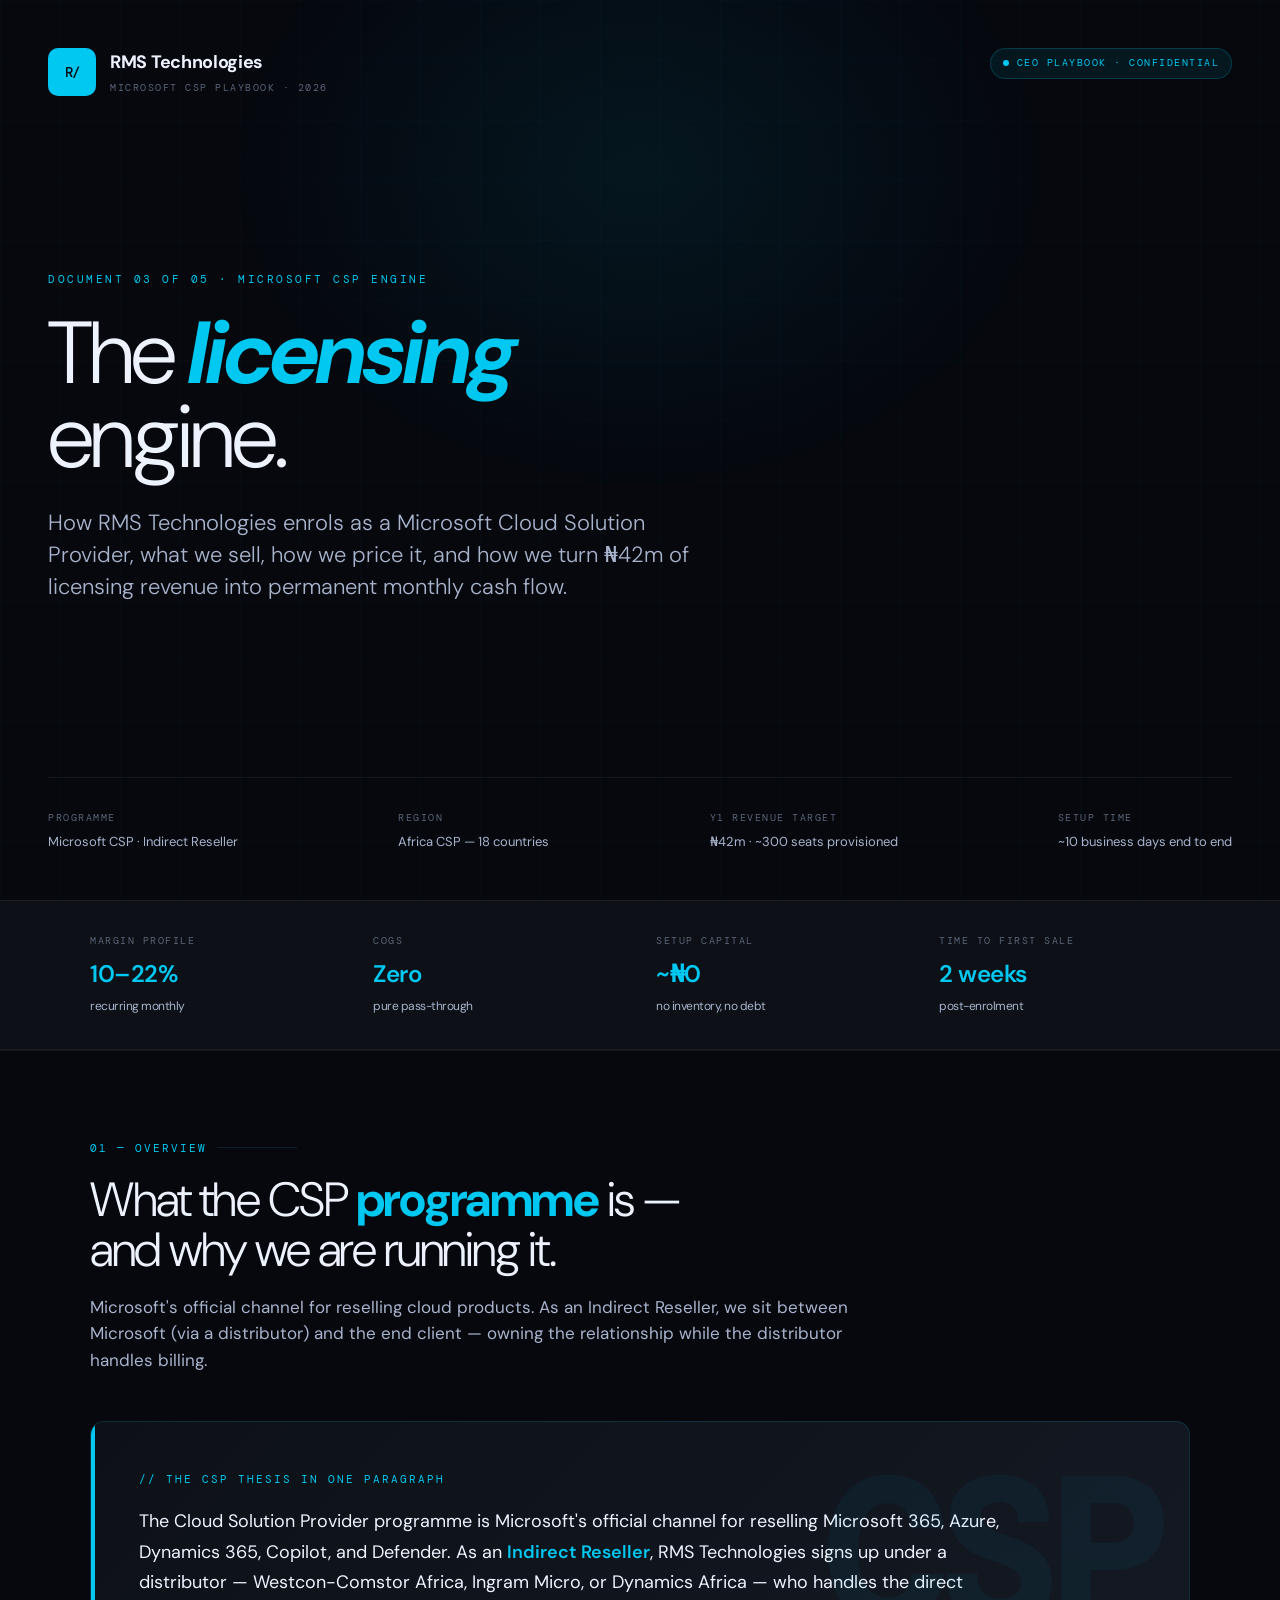
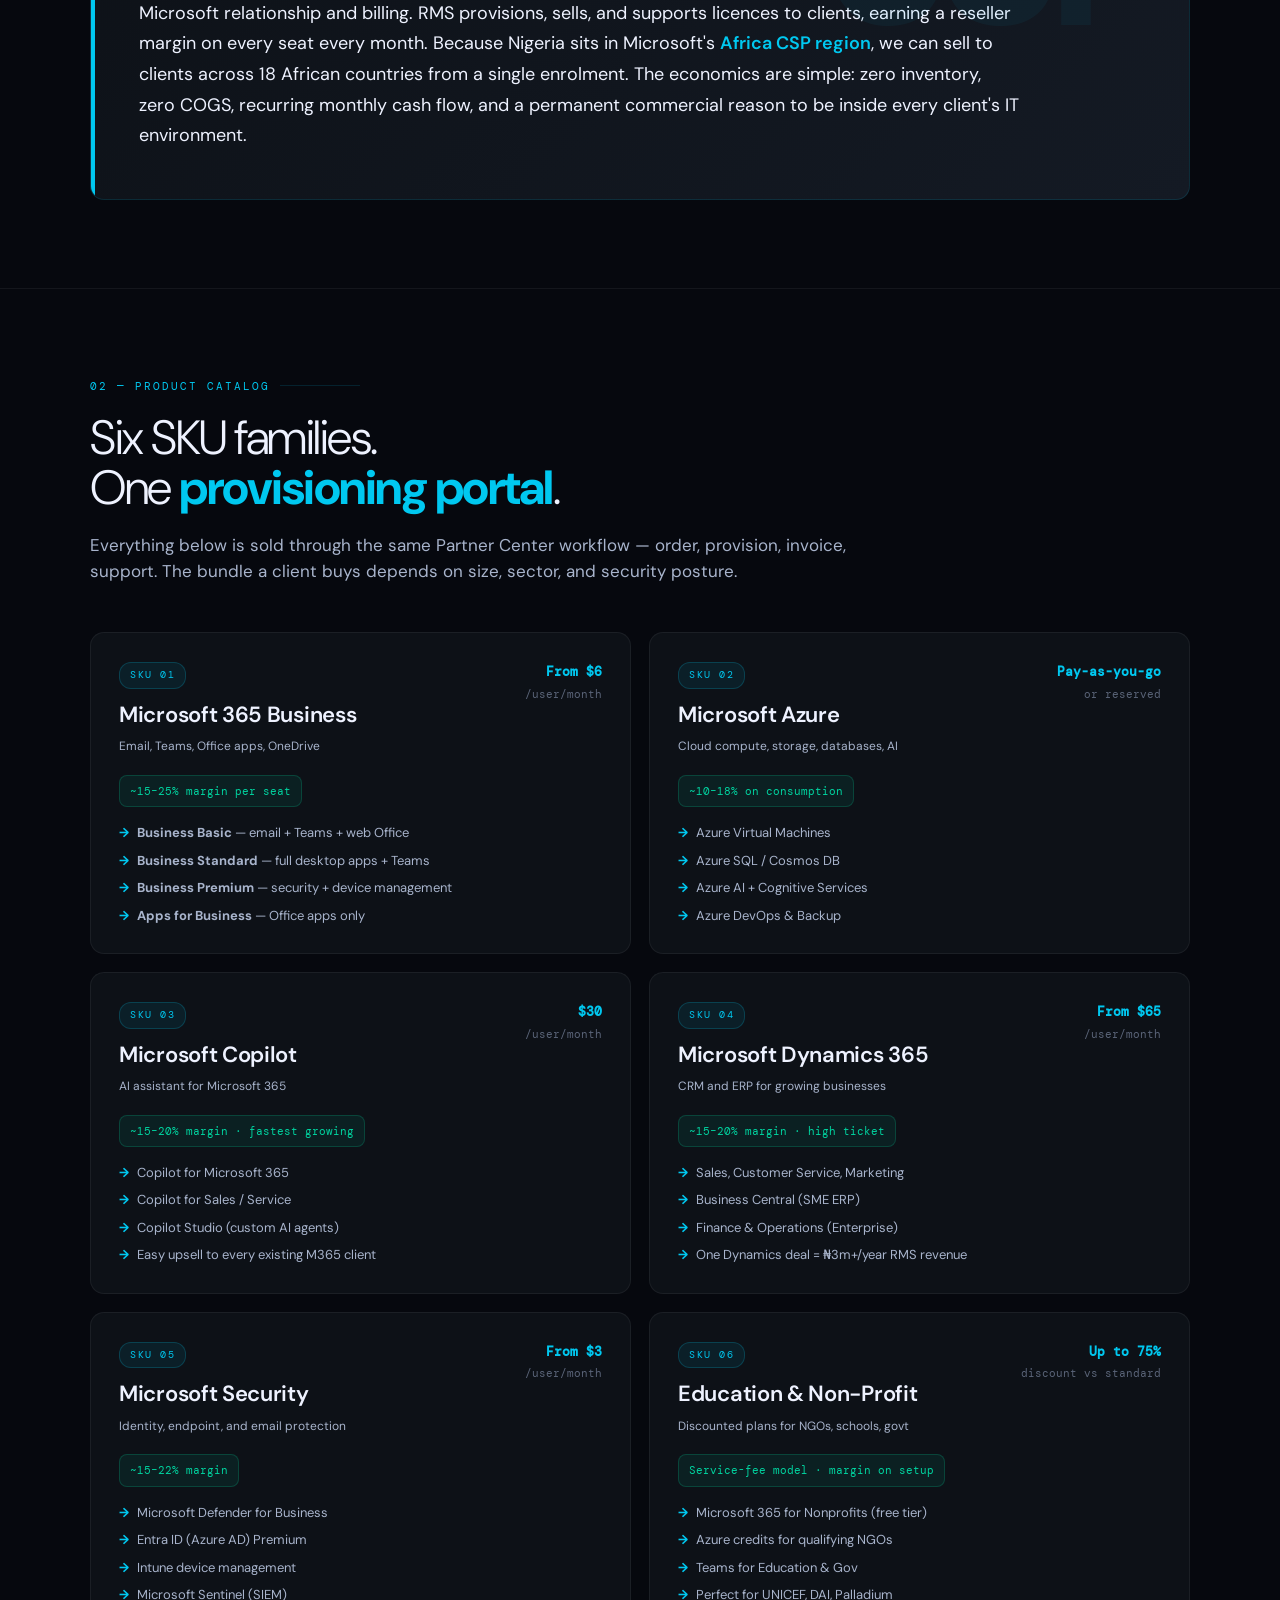
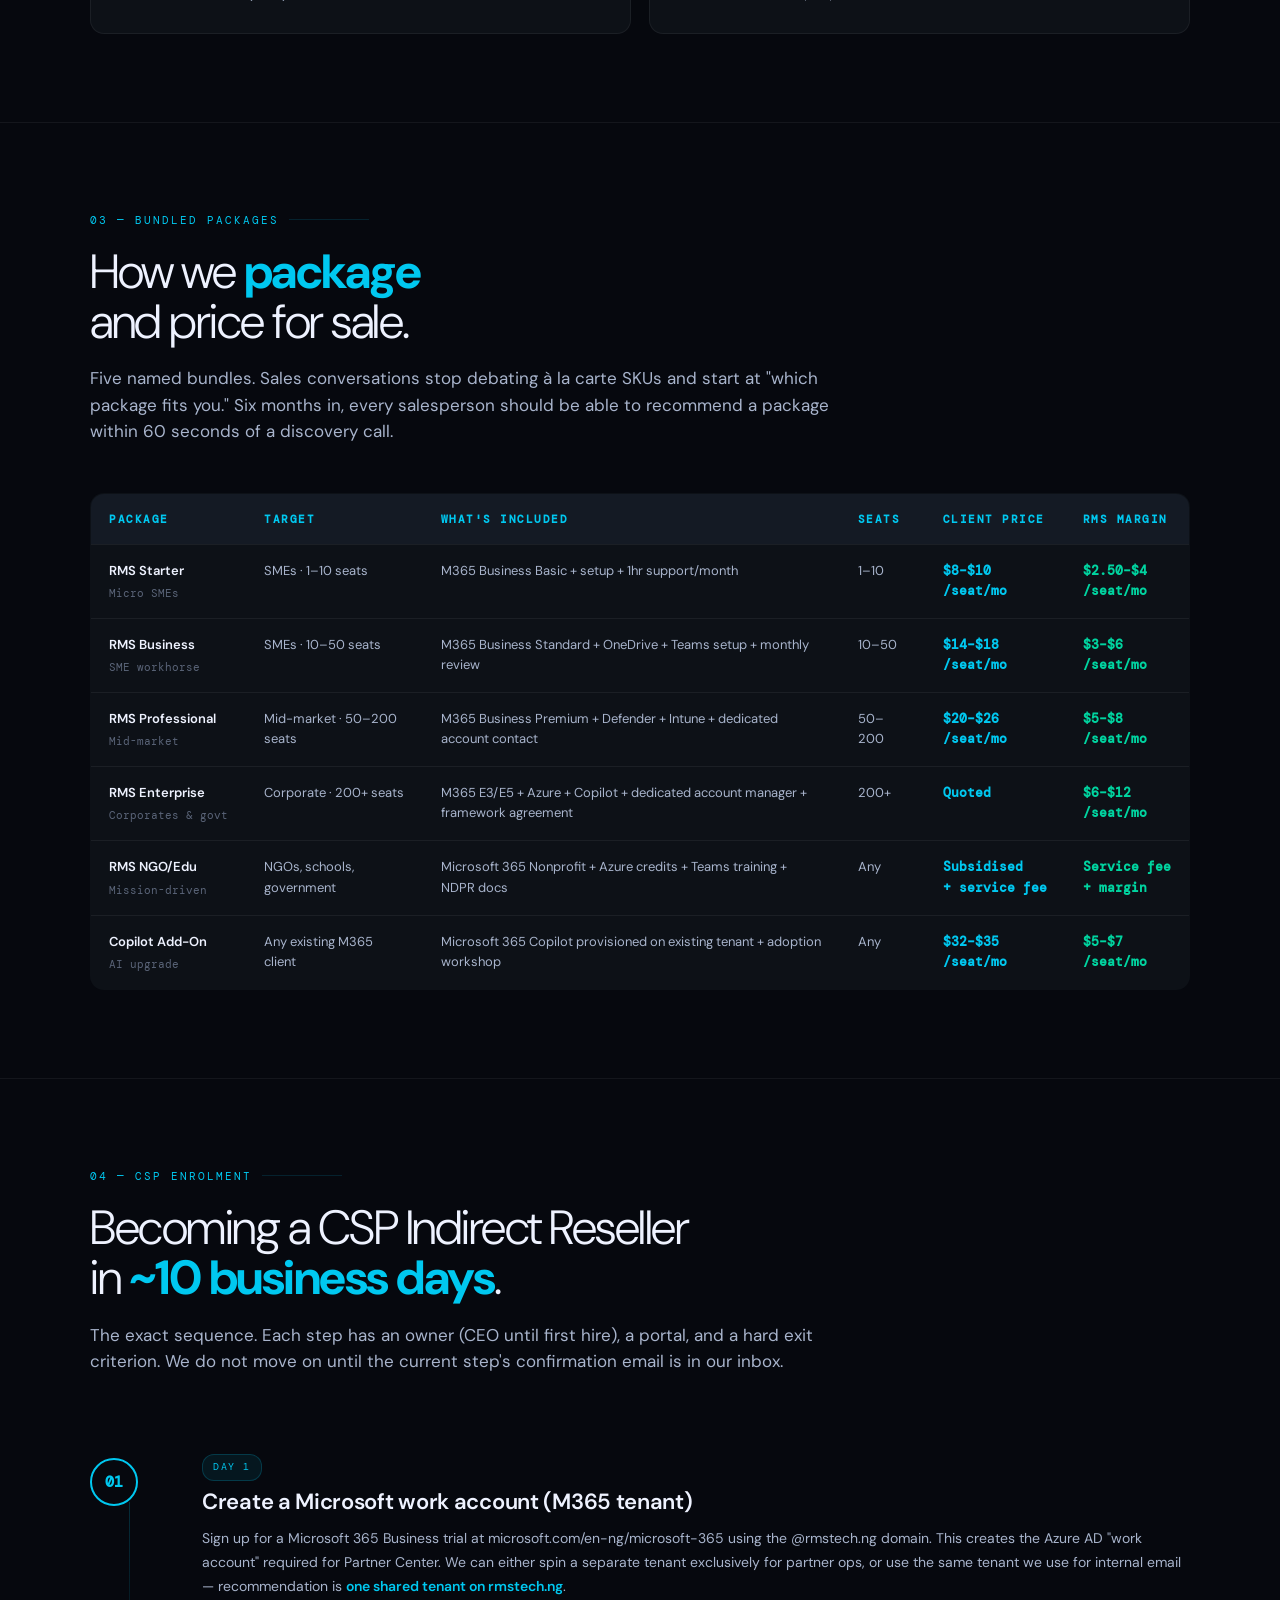
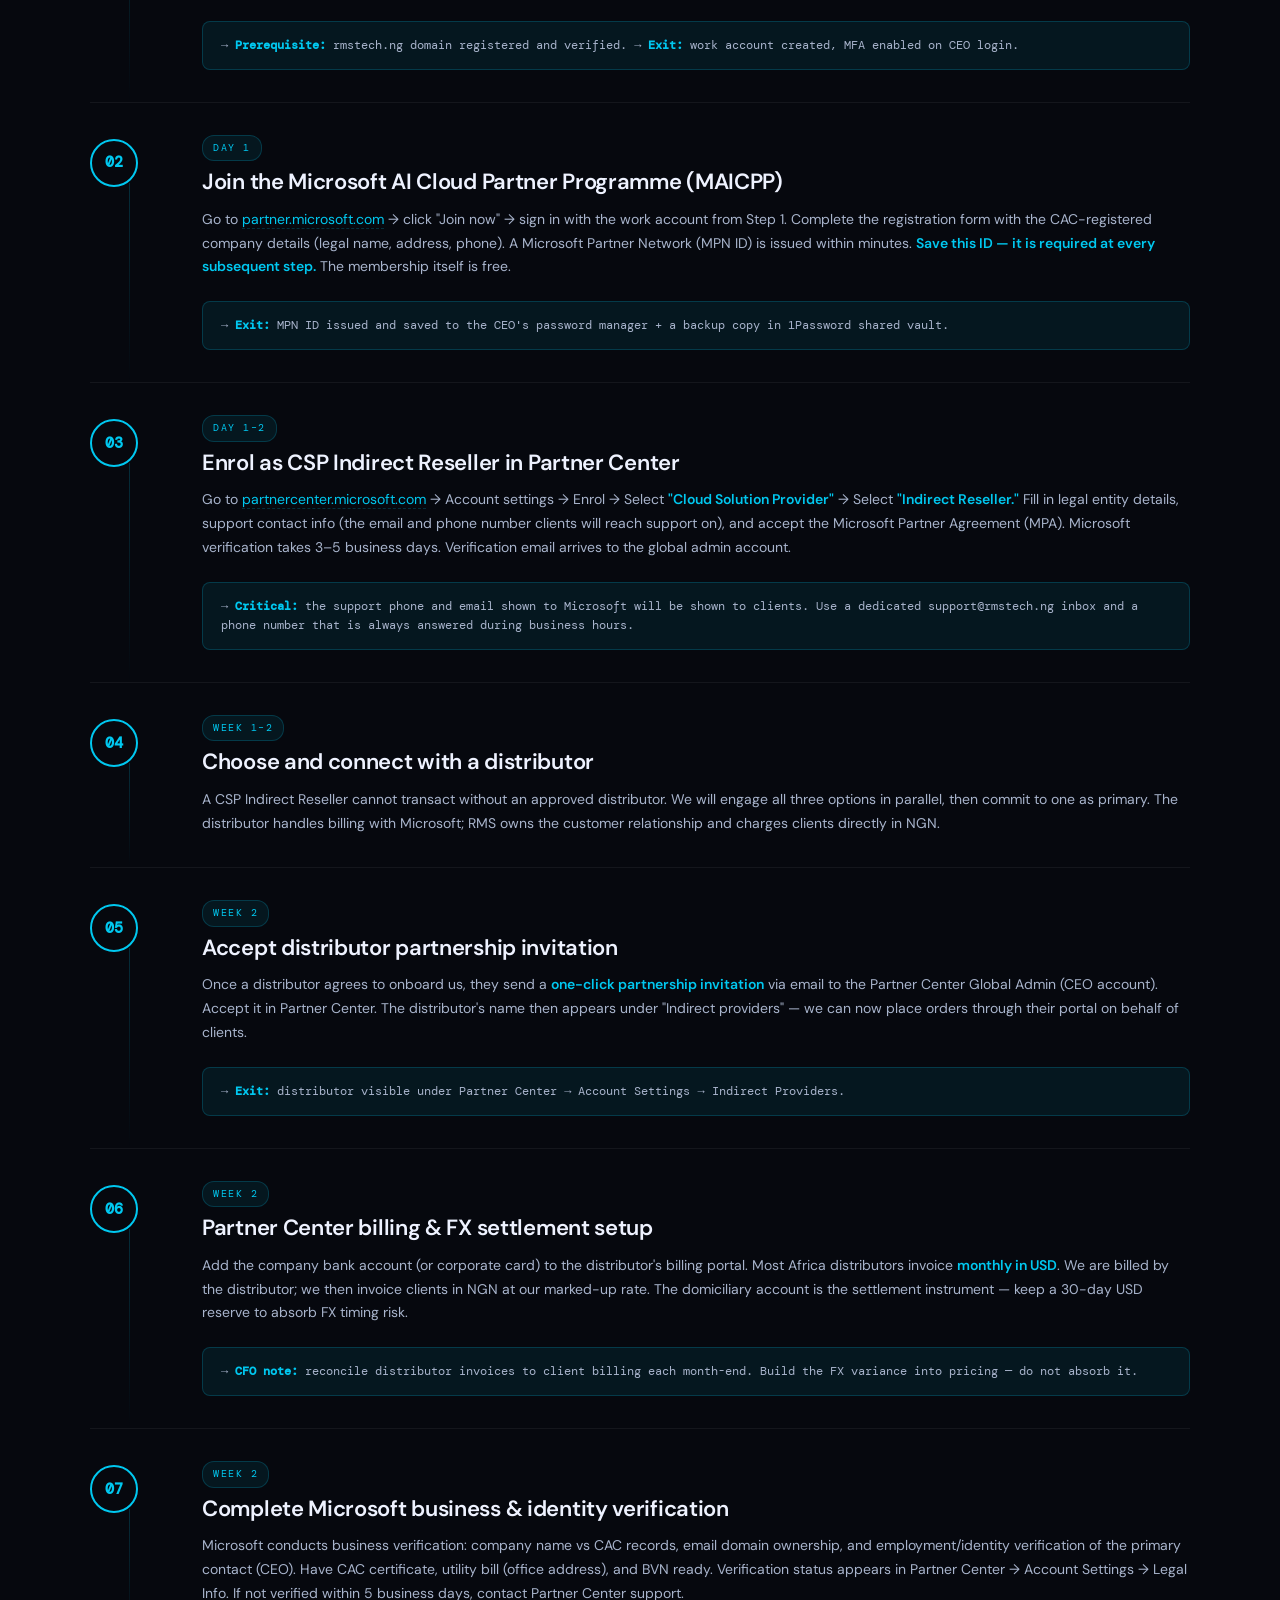
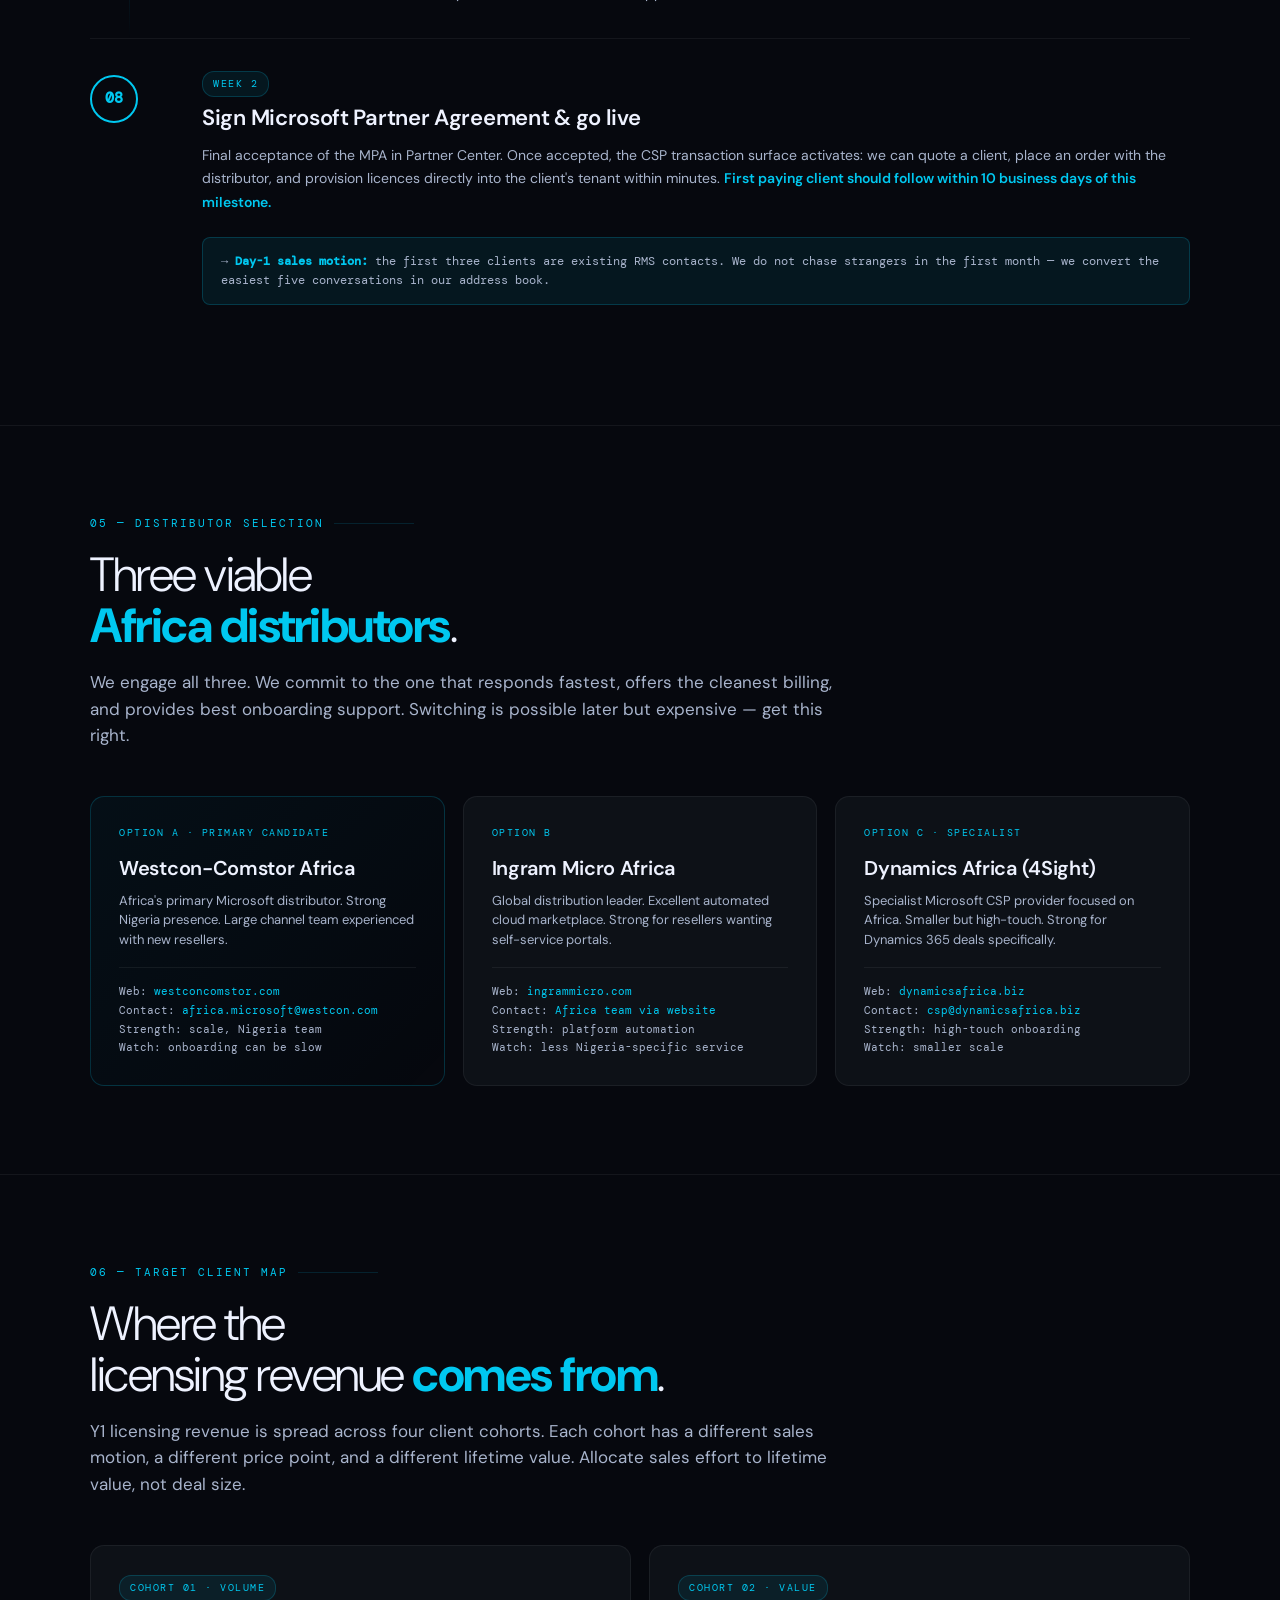
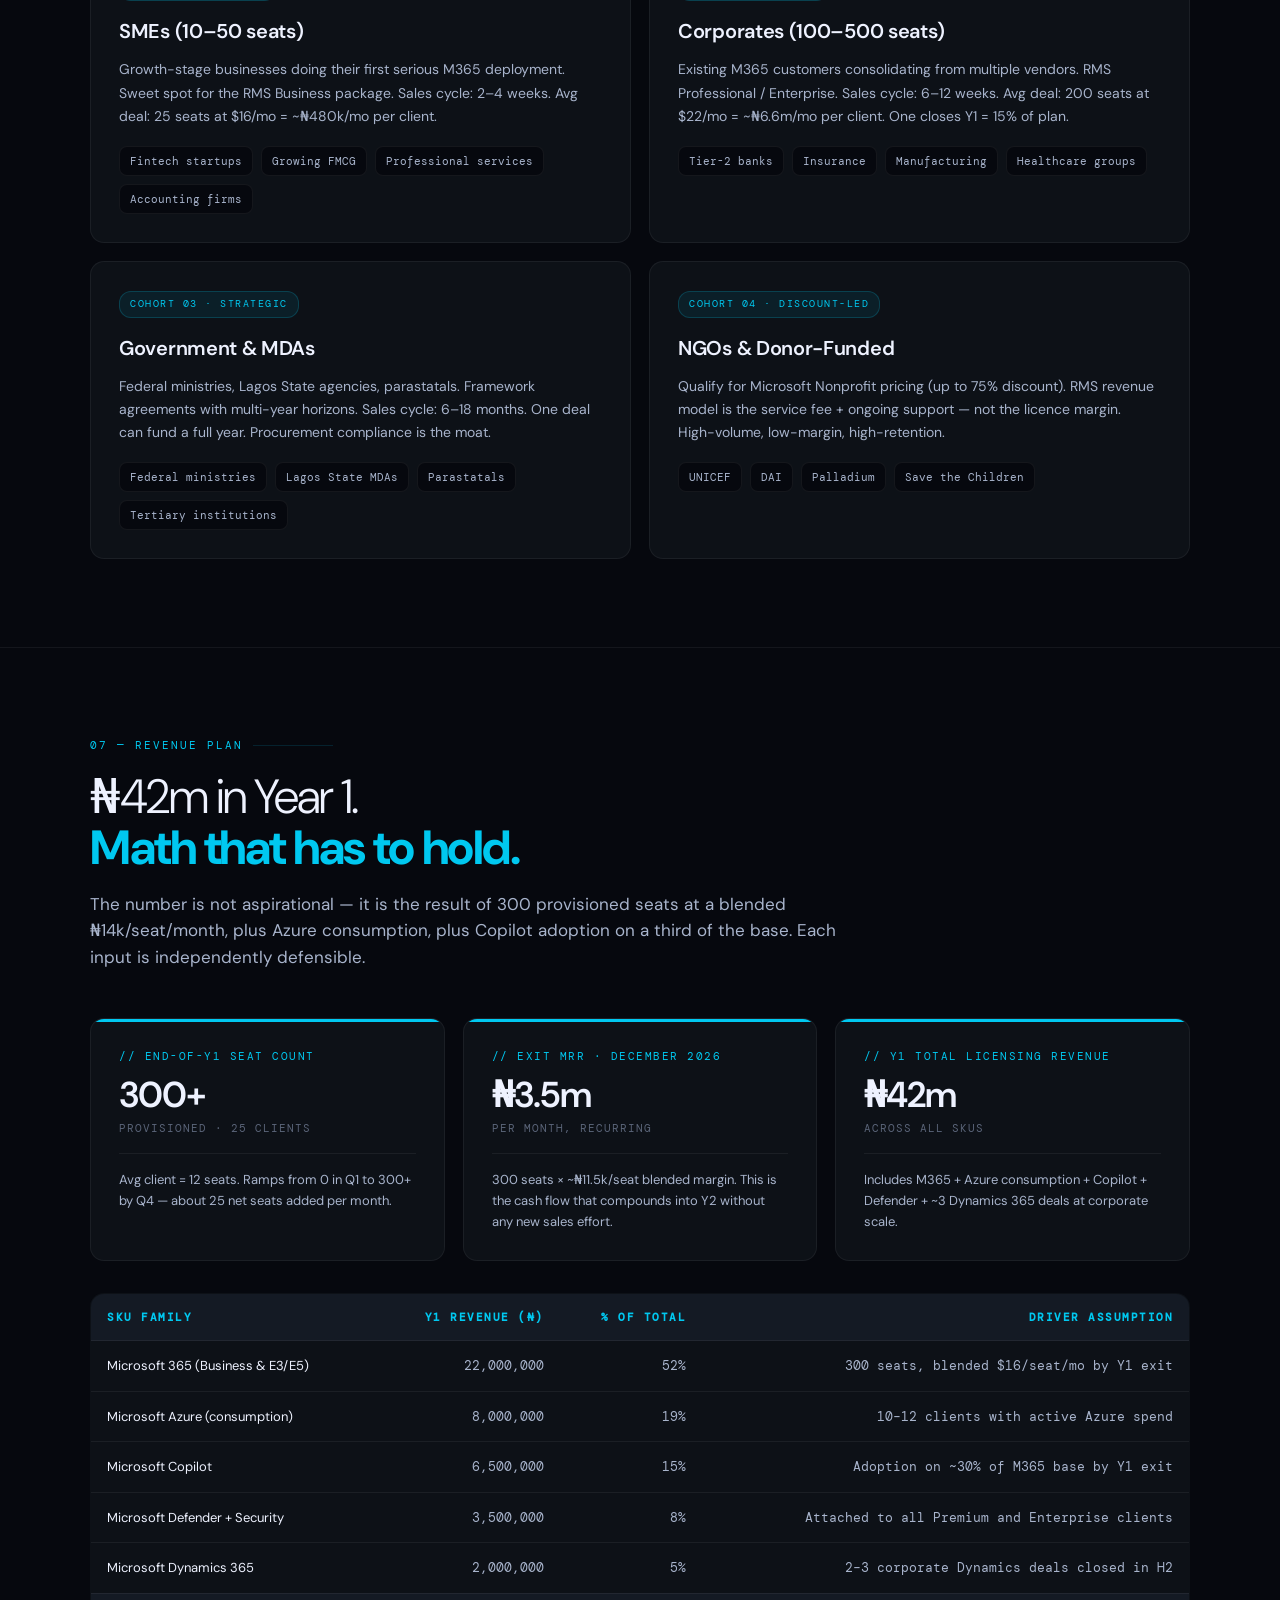
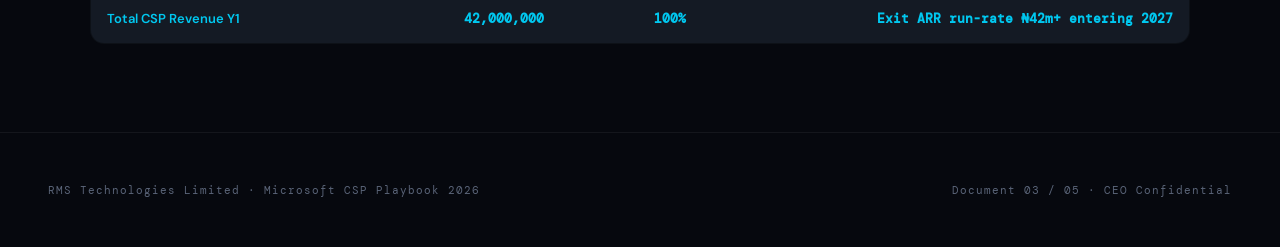
<file: RMS_Technologies_Microsoft_CSP_Playbook_2026.html>
<!DOCTYPE html>
<html lang="en">
<head>
<meta charset="UTF-8">
<meta name="viewport" content="width=device-width,initial-scale=1.0">
<title>RMS Technologies — Microsoft CSP Playbook 2026</title>
<link href="https://fonts.googleapis.com/css2?family=DM+Sans:ital,opsz,wght@0,9..40,300;0,9..40,400;0,9..40,500;0,9..40,600;0,9..40,700;1,9..40,400&family=DM+Mono:wght@400;500&display=swap" rel="stylesheet">
<style>
:root{
  --bg:#06080E;--bg2:#0D1117;--bg3:#141A24;--bg4:#1C2535;
  --cyan:#00C8F0;--cyan2:#00A0C0;--cg:rgba(0,200,240,0.08);--cb:rgba(0,200,240,0.2);
  --white:#EEF2FF;--w2:#A8B4CC;--w3:#5A6478;--w4:#2E3648;
  --rule:rgba(255,255,255,0.06);--rule2:rgba(0,200,240,0.14);
  --green:#00D4A0;--amber:#F0A800;--red:#FF5C7A;
  --r:8px;--rl:14px;
}
*,*::before,*::after{box-sizing:border-box;margin:0;padding:0}
html{font-size:15px;scroll-behavior:smooth}
body{font-family:'DM Sans',sans-serif;background:var(--bg);color:var(--white);line-height:1.65;overflow-x:hidden}

body::before{content:'';position:fixed;inset:0;z-index:0;pointer-events:none;
  background-image:linear-gradient(rgba(0,200,240,0.025)1px,transparent 1px),linear-gradient(90deg,rgba(0,200,240,0.025)1px,transparent 1px);
  background-size:60px 60px}
body::after{content:'';position:fixed;top:-20%;left:50%;transform:translateX(-50%);
  width:900px;height:700px;z-index:0;pointer-events:none;
  background:radial-gradient(ellipse at center,rgba(0,200,240,0.08)0%,transparent 65%)}

/* COVER */
.cover{min-height:100vh;display:flex;flex-direction:column;justify-content:space-between;padding:48px;position:relative;z-index:1}
.cover-top{display:flex;justify-content:space-between;align-items:flex-start}
.mark{display:flex;align-items:center;gap:14px}
.mark-box{width:48px;height:48px;background:var(--cyan);border-radius:10px;display:flex;align-items:center;justify-content:center;font-family:'DM Mono',monospace;font-weight:500;color:var(--bg);font-size:14px;letter-spacing:-.5px}
.mark-text{font-weight:700;font-size:18px;letter-spacing:-.3px}
.mark-sub{font-family:'DM Mono',monospace;font-size:10px;color:var(--w3);letter-spacing:1.5px;text-transform:uppercase;margin-top:2px}
.classified{display:inline-flex;align-items:center;gap:8px;font-family:'DM Mono',monospace;font-size:10px;color:var(--cyan);padding:6px 12px;border:1px solid var(--cb);border-radius:20px;background:var(--cg);letter-spacing:1.5px;text-transform:uppercase}
.classified::before{content:'';width:6px;height:6px;border-radius:50%;background:var(--cyan)}
.cover-center{max-width:900px}
.cover-meta{font-family:'DM Mono',monospace;font-size:11px;color:var(--cyan);letter-spacing:2.5px;text-transform:uppercase;margin-bottom:24px}
.cover-title{font-size:88px;font-weight:300;line-height:.95;letter-spacing:-3px;margin-bottom:28px}
.cover-title b{font-weight:700;color:var(--cyan);font-style:italic}
.cover-tagline{font-size:22px;color:var(--w2);max-width:680px;font-weight:300;line-height:1.45}
.cover-bottom{display:flex;justify-content:space-between;align-items:flex-end;padding-top:32px;border-top:1px solid var(--rule);flex-wrap:wrap;gap:24px}
.cover-meta-block{display:flex;flex-direction:column;gap:4px}
.cover-meta-label{font-family:'DM Mono',monospace;font-size:10px;color:var(--w3);letter-spacing:1.5px;text-transform:uppercase}
.cover-meta-value{font-size:13px;color:var(--w2)}

/* BAND */
.band{padding:32px 48px;background:var(--bg2);border-top:1px solid var(--rule);border-bottom:1px solid var(--rule);position:relative;z-index:1}
.band-grid{max-width:1100px;margin:0 auto;display:grid;grid-template-columns:repeat(4,1fr);gap:32px}
.band-item{display:flex;flex-direction:column;gap:4px}
.band-label{font-family:'DM Mono',monospace;font-size:10px;color:var(--w3);letter-spacing:1.5px;text-transform:uppercase}
.band-value{font-size:24px;font-weight:600;color:var(--cyan);letter-spacing:-.5px}
.band-value small{font-size:12px;color:var(--w2);font-weight:400;display:block;margin-top:4px}

/* SECTIONS */
section{position:relative;z-index:1;padding:88px 48px;border-top:1px solid var(--rule)}
.container{max-width:1100px;margin:0 auto}
.s-num{font-family:'DM Mono',monospace;font-size:11px;color:var(--cyan);letter-spacing:2px;text-transform:uppercase;margin-bottom:18px;display:flex;align-items:center;gap:10px}
.s-num::after{content:'';flex:1;height:1px;background:var(--rule2);max-width:80px}
.s-title{font-size:48px;font-weight:300;letter-spacing:-1.5px;line-height:1.05;margin-bottom:18px}
.s-title b{font-weight:700;color:var(--cyan)}
.s-lede{font-size:17px;color:var(--w2);max-width:760px;line-height:1.55;margin-bottom:48px}

/* OVERVIEW BLOCK */
.over-block{background:linear-gradient(135deg,var(--bg2)0%,var(--bg3)100%);border:1px solid var(--rule2);border-radius:var(--rl);padding:48px;position:relative;overflow:hidden}
.over-block::before{content:'';position:absolute;top:0;left:0;width:4px;height:100%;background:var(--cyan)}
.over-block::after{content:'CSP';position:absolute;top:-30px;right:30px;font-size:200px;color:var(--cyan);opacity:.05;font-family:'DM Mono',monospace;font-weight:700;letter-spacing:-8px}
.over-label{font-family:'DM Mono',monospace;font-size:11px;color:var(--cyan);letter-spacing:2px;text-transform:uppercase;margin-bottom:18px}
.over-text{font-size:18px;line-height:1.7;color:var(--white);max-width:880px}
.over-text b{color:var(--cyan);font-weight:600}

/* SKU CARDS */
.sku-grid{display:grid;grid-template-columns:repeat(2,1fr);gap:18px;margin-top:32px}
.sku-card{background:var(--bg2);border:1px solid var(--rule);border-radius:var(--rl);padding:28px;position:relative;transition:all .25s}
.sku-card:hover{border-color:var(--cb);transform:translateY(-2px)}
.sku-head{display:flex;justify-content:space-between;align-items:start;margin-bottom:18px;gap:16px}
.sku-cat{font-family:'DM Mono',monospace;font-size:10px;color:var(--cyan);letter-spacing:1.5px;text-transform:uppercase;background:var(--cg);border:1px solid var(--cb);padding:4px 10px;border-radius:12px;display:inline-block;margin-bottom:8px}
.sku-name{font-size:22px;font-weight:600;letter-spacing:-.3px}
.sku-tag{font-size:12px;color:var(--w2);margin-top:4px}
.sku-price{font-family:'DM Mono',monospace;font-size:13px;color:var(--cyan);font-weight:600;text-align:right;white-space:nowrap}
.sku-price small{font-size:11px;color:var(--w3);font-weight:400;display:block;margin-top:2px}
.sku-margin{font-family:'DM Mono',monospace;font-size:11px;color:var(--green);padding:6px 10px;background:rgba(0,212,160,0.08);border:1px solid rgba(0,212,160,0.2);border-radius:var(--r);display:inline-block;margin-bottom:16px}
.sku-items{list-style:none;display:flex;flex-direction:column;gap:8px}
.sku-items li{font-size:13px;color:var(--w2);padding-left:18px;position:relative;line-height:1.5}
.sku-items li::before{content:'→';position:absolute;left:0;color:var(--cyan);font-weight:700}

/* PACKAGE TABLE */
.pkg-table{width:100%;border-collapse:collapse;margin-top:32px;font-size:13px;background:var(--bg2);border:1px solid var(--rule);border-radius:var(--rl);overflow:hidden}
.pkg-table th{padding:16px 18px;text-align:left;font-family:'DM Mono',monospace;font-size:11px;color:var(--cyan);letter-spacing:1.5px;text-transform:uppercase;background:var(--bg3);border-bottom:1px solid var(--rule)}
.pkg-table td{padding:16px 18px;border-bottom:1px solid var(--rule);color:var(--w2);vertical-align:top;line-height:1.55}
.pkg-table tr:last-child td{border-bottom:none}
.pkg-table td:first-child{color:var(--white);font-weight:600;white-space:nowrap}
.pkg-table td .pkg-target{font-family:'DM Mono',monospace;font-size:11px;color:var(--w3);display:block;margin-top:4px;font-weight:400}
.pkg-table td.price{color:var(--cyan);font-family:'DM Mono',monospace;font-weight:600;white-space:nowrap}
.pkg-table td.margin{color:var(--green);font-family:'DM Mono',monospace;font-weight:600;white-space:nowrap}

/* STEP-BY-STEP */
.steps{display:flex;flex-direction:column;gap:0;margin-top:48px}
.step{display:grid;grid-template-columns:80px 1fr;gap:32px;padding:32px 0;border-bottom:1px solid var(--rule);position:relative}
.step:last-child{border-bottom:none}
.step::after{content:'';position:absolute;left:39px;top:80px;bottom:0;width:1px;background:linear-gradient(to bottom,var(--cb),transparent)}
.step:last-child::after{display:none}
.step-num-wrap{position:relative;z-index:1}
.step-num{width:48px;height:48px;border-radius:50%;background:var(--bg);border:2px solid var(--cyan);display:flex;align-items:center;justify-content:center;font-family:'DM Mono',monospace;font-size:15px;color:var(--cyan);font-weight:600;margin-top:4px}
.step-body{display:flex;flex-direction:column;gap:8px}
.step-meta{display:flex;align-items:center;gap:12px;flex-wrap:wrap}
.step-when{font-family:'DM Mono',monospace;font-size:10px;color:var(--cyan);background:var(--cg);border:1px solid var(--cb);padding:4px 10px;border-radius:12px;letter-spacing:1.5px;text-transform:uppercase}
.step-title{font-size:22px;font-weight:600;letter-spacing:-.3px;line-height:1.2}
.step-text{font-size:14px;color:var(--w2);line-height:1.7;margin-top:4px}
.step-text b{color:var(--cyan);font-weight:600}
.step-text a{color:var(--cyan);text-decoration:none;border-bottom:1px dashed var(--cb)}
.step-callout{margin-top:14px;padding:14px 18px;background:var(--cg);border:1px solid var(--cb);border-radius:var(--r);font-family:'DM Mono',monospace;font-size:12px;color:var(--w2);line-height:1.6}
.step-callout b{color:var(--cyan)}

/* DISTRIBUTORS */
.dist-grid{display:grid;grid-template-columns:repeat(3,1fr);gap:18px;margin-top:32px}
.dist-card{background:var(--bg2);border:1px solid var(--rule);border-radius:var(--rl);padding:28px;transition:all .25s}
.dist-card:hover{border-color:var(--cb)}
.dist-card.priority{border-color:var(--cb);background:linear-gradient(135deg,rgba(0,200,240,0.04)0%,transparent 100%)}
.dist-tag{font-family:'DM Mono',monospace;font-size:10px;color:var(--cyan);letter-spacing:1.5px;text-transform:uppercase;margin-bottom:10px}
.dist-name{font-size:20px;font-weight:600;margin-bottom:6px;letter-spacing:-.3px}
.dist-sub{font-size:13px;color:var(--w2);margin-bottom:18px;line-height:1.5}
.dist-detail{font-family:'DM Mono',monospace;font-size:11px;color:var(--w2);padding-top:14px;border-top:1px solid var(--rule);line-height:1.7}
.dist-detail span{color:var(--cyan)}

/* TARGET CLIENTS */
.tc-grid{display:grid;grid-template-columns:repeat(2,1fr);gap:18px;margin-top:32px}
.tc-card{background:var(--bg2);border:1px solid var(--rule);border-radius:var(--rl);padding:28px}
.tc-tag{font-family:'DM Mono',monospace;font-size:10px;color:var(--cyan);letter-spacing:1.5px;text-transform:uppercase;background:var(--cg);border:1px solid var(--cb);padding:4px 10px;border-radius:12px;display:inline-block;margin-bottom:14px}
.tc-name{font-size:20px;font-weight:600;margin-bottom:10px;letter-spacing:-.3px}
.tc-text{font-size:14px;color:var(--w2);line-height:1.65;margin-bottom:18px}
.tc-targets{display:flex;flex-wrap:wrap;gap:8px}
.tc-target{font-family:'DM Mono',monospace;font-size:11px;color:var(--w2);background:var(--bg);border:1px solid var(--rule);padding:5px 10px;border-radius:var(--r)}

/* REVENUE BREAKDOWN */
.rev-grid{display:grid;grid-template-columns:repeat(3,1fr);gap:18px;margin-top:32px}
.rev-card{background:var(--bg2);border:1px solid var(--rule);border-radius:var(--rl);padding:28px;position:relative;overflow:hidden}
.rev-card::before{content:'';position:absolute;top:0;left:0;width:100%;height:3px;background:var(--cyan)}
.rev-label{font-family:'DM Mono',monospace;font-size:11px;color:var(--cyan);letter-spacing:1.5px;text-transform:uppercase;margin-bottom:10px}
.rev-value{font-size:36px;font-weight:600;letter-spacing:-1px;line-height:1.1;color:var(--white)}
.rev-unit{font-family:'DM Mono',monospace;font-size:11px;color:var(--w3);margin-top:4px;letter-spacing:1px;text-transform:uppercase}
.rev-text{font-size:13px;color:var(--w2);line-height:1.6;margin-top:16px;padding-top:16px;border-top:1px solid var(--rule)}

.rev-table{width:100%;border-collapse:collapse;margin-top:32px;font-size:13px;background:var(--bg2);border:1px solid var(--rule);border-radius:var(--rl);overflow:hidden}
.rev-table th{padding:14px 16px;text-align:left;font-family:'DM Mono',monospace;font-size:11px;color:var(--cyan);letter-spacing:1.5px;text-transform:uppercase;background:var(--bg3);border-bottom:1px solid var(--rule)}
.rev-table th:not(:first-child){text-align:right}
.rev-table td{padding:14px 16px;border-bottom:1px solid var(--rule);color:var(--w2)}
.rev-table td:not(:first-child){text-align:right;font-family:'DM Mono',monospace}
.rev-table td:first-child{color:var(--white)}
.rev-table tr:last-child td{border-bottom:none;background:var(--bg3);font-weight:600;color:var(--cyan)}

/* FOOTER */
footer{padding:48px;border-top:1px solid var(--rule);position:relative;z-index:1;display:flex;justify-content:space-between;align-items:center;font-family:'DM Mono',monospace;font-size:11px;color:var(--w3);letter-spacing:1px;flex-wrap:wrap;gap:12px}

@media(max-width:900px){
  .cover-title{font-size:54px}.s-title{font-size:34px}
  .band-grid,.sku-grid,.dist-grid,.tc-grid,.rev-grid{grid-template-columns:1fr}
  section{padding:64px 24px}.cover,.band{padding:24px}
  .step{grid-template-columns:1fr;gap:16px}.step::after{display:none}
  .pkg-table,.rev-table{font-size:12px}
  .pkg-table th,.pkg-table td,.rev-table th,.rev-table td{padding:10px}
}
</style>
</head>
<body>

<!-- COVER -->
<div class="cover">
  <div class="cover-top">
    <div class="mark">
      <div class="mark-box">R/</div>
      <div>
        <div class="mark-text">RMS Technologies</div>
        <div class="mark-sub">Microsoft CSP Playbook · 2026</div>
      </div>
    </div>
    <div class="classified">CEO Playbook · Confidential</div>
  </div>
  <div class="cover-center">
    <div class="cover-meta">Document 03 of 05 · Microsoft CSP Engine</div>
    <h1 class="cover-title">The <b>licensing</b><br>engine.</h1>
    <p class="cover-tagline">How RMS Technologies enrols as a Microsoft Cloud Solution Provider, what we sell, how we price it, and how we turn ₦42m of licensing revenue into permanent monthly cash flow.</p>
  </div>
  <div class="cover-bottom">
    <div class="cover-meta-block">
      <div class="cover-meta-label">Programme</div>
      <div class="cover-meta-value">Microsoft CSP · Indirect Reseller</div>
    </div>
    <div class="cover-meta-block">
      <div class="cover-meta-label">Region</div>
      <div class="cover-meta-value">Africa CSP — 18 countries</div>
    </div>
    <div class="cover-meta-block">
      <div class="cover-meta-label">Y1 Revenue Target</div>
      <div class="cover-meta-value">₦42m · ~300 seats provisioned</div>
    </div>
    <div class="cover-meta-block">
      <div class="cover-meta-label">Setup Time</div>
      <div class="cover-meta-value">~10 business days end to end</div>
    </div>
  </div>
</div>

<!-- BAND -->
<div class="band">
  <div class="band-grid">
    <div class="band-item"><div class="band-label">Margin profile</div><div class="band-value">10–22%<small>recurring monthly</small></div></div>
    <div class="band-item"><div class="band-label">COGS</div><div class="band-value">Zero<small>pure pass-through</small></div></div>
    <div class="band-item"><div class="band-label">Setup capital</div><div class="band-value">~₦0<small>no inventory, no debt</small></div></div>
    <div class="band-item"><div class="band-label">Time to first sale</div><div class="band-value">2 weeks<small>post-enrolment</small></div></div>
  </div>
</div>

<!-- 01 OVERVIEW -->
<section>
  <div class="container">
    <div class="s-num">01 — Overview</div>
    <h2 class="s-title">What the CSP <b>programme</b> is —<br>and why we are running it.</h2>
    <p class="s-lede">Microsoft's official channel for reselling cloud products. As an Indirect Reseller, we sit between Microsoft (via a distributor) and the end client — owning the relationship while the distributor handles billing.</p>

    <div class="over-block">
      <div class="over-label">// The CSP thesis in one paragraph</div>
      <p class="over-text">The Cloud Solution Provider programme is Microsoft's official channel for reselling Microsoft 365, Azure, Dynamics 365, Copilot, and Defender. As an <b>Indirect Reseller</b>, RMS Technologies signs up under a distributor — Westcon-Comstor Africa, Ingram Micro, or Dynamics Africa — who handles the direct Microsoft relationship and billing. RMS provisions, sells, and supports licences to clients, earning a reseller margin on every seat every month. Because Nigeria sits in Microsoft's <b>Africa CSP region</b>, we can sell to clients across 18 African countries from a single enrolment. The economics are simple: zero inventory, zero COGS, recurring monthly cash flow, and a permanent commercial reason to be inside every client's IT environment.</p>
    </div>
  </div>
</section>

<!-- 02 WHAT WE SELL -->
<section>
  <div class="container">
    <div class="s-num">02 — Product Catalog</div>
    <h2 class="s-title">Six SKU families.<br>One <b>provisioning portal</b>.</h2>
    <p class="s-lede">Everything below is sold through the same Partner Center workflow — order, provision, invoice, support. The bundle a client buys depends on size, sector, and security posture.</p>

    <div class="sku-grid">
      <div class="sku-card">
        <div class="sku-head">
          <div>
            <div class="sku-cat">SKU 01</div>
            <div class="sku-name">Microsoft 365 Business</div>
            <div class="sku-tag">Email, Teams, Office apps, OneDrive</div>
          </div>
          <div class="sku-price">From $6<small>/user/month</small></div>
        </div>
        <div class="sku-margin">~15–25% margin per seat</div>
        <ul class="sku-items">
          <li><b>Business Basic</b> — email + Teams + web Office</li>
          <li><b>Business Standard</b> — full desktop apps + Teams</li>
          <li><b>Business Premium</b> — security + device management</li>
          <li><b>Apps for Business</b> — Office apps only</li>
        </ul>
      </div>

      <div class="sku-card">
        <div class="sku-head">
          <div>
            <div class="sku-cat">SKU 02</div>
            <div class="sku-name">Microsoft Azure</div>
            <div class="sku-tag">Cloud compute, storage, databases, AI</div>
          </div>
          <div class="sku-price">Pay-as-you-go<small>or reserved</small></div>
        </div>
        <div class="sku-margin">~10–18% on consumption</div>
        <ul class="sku-items">
          <li>Azure Virtual Machines</li>
          <li>Azure SQL / Cosmos DB</li>
          <li>Azure AI + Cognitive Services</li>
          <li>Azure DevOps & Backup</li>
        </ul>
      </div>

      <div class="sku-card">
        <div class="sku-head">
          <div>
            <div class="sku-cat">SKU 03</div>
            <div class="sku-name">Microsoft Copilot</div>
            <div class="sku-tag">AI assistant for Microsoft 365</div>
          </div>
          <div class="sku-price">$30<small>/user/month</small></div>
        </div>
        <div class="sku-margin">~15–20% margin · fastest growing</div>
        <ul class="sku-items">
          <li>Copilot for Microsoft 365</li>
          <li>Copilot for Sales / Service</li>
          <li>Copilot Studio (custom AI agents)</li>
          <li>Easy upsell to every existing M365 client</li>
        </ul>
      </div>

      <div class="sku-card">
        <div class="sku-head">
          <div>
            <div class="sku-cat">SKU 04</div>
            <div class="sku-name">Microsoft Dynamics 365</div>
            <div class="sku-tag">CRM and ERP for growing businesses</div>
          </div>
          <div class="sku-price">From $65<small>/user/month</small></div>
        </div>
        <div class="sku-margin">~15–20% margin · high ticket</div>
        <ul class="sku-items">
          <li>Sales, Customer Service, Marketing</li>
          <li>Business Central (SME ERP)</li>
          <li>Finance & Operations (Enterprise)</li>
          <li>One Dynamics deal = ₦3m+/year RMS revenue</li>
        </ul>
      </div>

      <div class="sku-card">
        <div class="sku-head">
          <div>
            <div class="sku-cat">SKU 05</div>
            <div class="sku-name">Microsoft Security</div>
            <div class="sku-tag">Identity, endpoint, and email protection</div>
          </div>
          <div class="sku-price">From $3<small>/user/month</small></div>
        </div>
        <div class="sku-margin">~15–22% margin</div>
        <ul class="sku-items">
          <li>Microsoft Defender for Business</li>
          <li>Entra ID (Azure AD) Premium</li>
          <li>Intune device management</li>
          <li>Microsoft Sentinel (SIEM)</li>
        </ul>
      </div>

      <div class="sku-card">
        <div class="sku-head">
          <div>
            <div class="sku-cat">SKU 06</div>
            <div class="sku-name">Education & Non-Profit</div>
            <div class="sku-tag">Discounted plans for NGOs, schools, govt</div>
          </div>
          <div class="sku-price">Up to 75%<small>discount vs standard</small></div>
        </div>
        <div class="sku-margin">Service-fee model · margin on setup</div>
        <ul class="sku-items">
          <li>Microsoft 365 for Nonprofits (free tier)</li>
          <li>Azure credits for qualifying NGOs</li>
          <li>Teams for Education & Gov</li>
          <li>Perfect for UNICEF, DAI, Palladium</li>
        </ul>
      </div>
    </div>
  </div>
</section>

<!-- 03 PRICING & PACKAGES -->
<section>
  <div class="container">
    <div class="s-num">03 — Bundled Packages</div>
    <h2 class="s-title">How we <b>package</b><br>and price for sale.</h2>
    <p class="s-lede">Five named bundles. Sales conversations stop debating à la carte SKUs and start at "which package fits you." Six months in, every salesperson should be able to recommend a package within 60 seconds of a discovery call.</p>

    <table class="pkg-table">
      <thead>
        <tr><th>Package</th><th>Target</th><th>What's included</th><th>Seats</th><th>Client Price</th><th>RMS Margin</th></tr>
      </thead>
      <tbody>
        <tr>
          <td>RMS Starter<span class="pkg-target">Micro SMEs</span></td>
          <td>SMEs · 1–10 seats</td>
          <td>M365 Business Basic + setup + 1hr support/month</td>
          <td>1–10</td>
          <td class="price">$8–$10<br>/seat/mo</td>
          <td class="margin">$2.50–$4<br>/seat/mo</td>
        </tr>
        <tr>
          <td>RMS Business<span class="pkg-target">SME workhorse</span></td>
          <td>SMEs · 10–50 seats</td>
          <td>M365 Business Standard + OneDrive + Teams setup + monthly review</td>
          <td>10–50</td>
          <td class="price">$14–$18<br>/seat/mo</td>
          <td class="margin">$3–$6<br>/seat/mo</td>
        </tr>
        <tr>
          <td>RMS Professional<span class="pkg-target">Mid-market</span></td>
          <td>Mid-market · 50–200 seats</td>
          <td>M365 Business Premium + Defender + Intune + dedicated account contact</td>
          <td>50–200</td>
          <td class="price">$20–$26<br>/seat/mo</td>
          <td class="margin">$5–$8<br>/seat/mo</td>
        </tr>
        <tr>
          <td>RMS Enterprise<span class="pkg-target">Corporates & govt</span></td>
          <td>Corporate · 200+ seats</td>
          <td>M365 E3/E5 + Azure + Copilot + dedicated account manager + framework agreement</td>
          <td>200+</td>
          <td class="price">Quoted</td>
          <td class="margin">$6–$12<br>/seat/mo</td>
        </tr>
        <tr>
          <td>RMS NGO/Edu<span class="pkg-target">Mission-driven</span></td>
          <td>NGOs, schools, government</td>
          <td>Microsoft 365 Nonprofit + Azure credits + Teams training + NDPR docs</td>
          <td>Any</td>
          <td class="price">Subsidised<br>+ service fee</td>
          <td class="margin">Service fee<br>+ margin</td>
        </tr>
        <tr>
          <td>Copilot Add-On<span class="pkg-target">AI upgrade</span></td>
          <td>Any existing M365 client</td>
          <td>Microsoft 365 Copilot provisioned on existing tenant + adoption workshop</td>
          <td>Any</td>
          <td class="price">$32–$35<br>/seat/mo</td>
          <td class="margin">$5–$7<br>/seat/mo</td>
        </tr>
      </tbody>
    </table>
  </div>
</section>

<!-- 04 ENROLMENT STEPS -->
<section>
  <div class="container">
    <div class="s-num">04 — CSP Enrolment</div>
    <h2 class="s-title">Becoming a CSP Indirect Reseller<br>in <b>~10 business days</b>.</h2>
    <p class="s-lede">The exact sequence. Each step has an owner (CEO until first hire), a portal, and a hard exit criterion. We do not move on until the current step's confirmation email is in our inbox.</p>

    <div class="steps">
      <div class="step">
        <div class="step-num-wrap"><div class="step-num">01</div></div>
        <div class="step-body">
          <div class="step-meta"><span class="step-when">Day 1</span></div>
          <div class="step-title">Create a Microsoft work account (M365 tenant)</div>
          <p class="step-text">Sign up for a Microsoft 365 Business trial at microsoft.com/en-ng/microsoft-365 using the @rmstech.ng domain. This creates the Azure AD "work account" required for Partner Center. We can either spin a separate tenant exclusively for partner ops, or use the same tenant we use for internal email — recommendation is <b>one shared tenant on rmstech.ng</b>.</p>
          <div class="step-callout">→ <b>Prerequisite:</b> rmstech.ng domain registered and verified. → <b>Exit:</b> work account created, MFA enabled on CEO login.</div>
        </div>
      </div>
      <div class="step">
        <div class="step-num-wrap"><div class="step-num">02</div></div>
        <div class="step-body">
          <div class="step-meta"><span class="step-when">Day 1</span></div>
          <div class="step-title">Join the Microsoft AI Cloud Partner Programme (MAICPP)</div>
          <p class="step-text">Go to <a>partner.microsoft.com</a> → click "Join now" → sign in with the work account from Step 1. Complete the registration form with the CAC-registered company details (legal name, address, phone). A Microsoft Partner Network (MPN ID) is issued within minutes. <b>Save this ID — it is required at every subsequent step.</b> The membership itself is free.</p>
          <div class="step-callout">→ <b>Exit:</b> MPN ID issued and saved to the CEO's password manager + a backup copy in 1Password shared vault.</div>
        </div>
      </div>
      <div class="step">
        <div class="step-num-wrap"><div class="step-num">03</div></div>
        <div class="step-body">
          <div class="step-meta"><span class="step-when">Day 1–2</span></div>
          <div class="step-title">Enrol as CSP Indirect Reseller in Partner Center</div>
          <p class="step-text">Go to <a>partnercenter.microsoft.com</a> → Account settings → Enrol → Select <b>"Cloud Solution Provider"</b> → Select <b>"Indirect Reseller."</b> Fill in legal entity details, support contact info (the email and phone number clients will reach support on), and accept the Microsoft Partner Agreement (MPA). Microsoft verification takes 3–5 business days. Verification email arrives to the global admin account.</p>
          <div class="step-callout">→ <b>Critical:</b> the support phone and email shown to Microsoft will be shown to clients. Use a dedicated support@rmstech.ng inbox and a phone number that is always answered during business hours.</div>
        </div>
      </div>
      <div class="step">
        <div class="step-num-wrap"><div class="step-num">04</div></div>
        <div class="step-body">
          <div class="step-meta"><span class="step-when">Week 1–2</span></div>
          <div class="step-title">Choose and connect with a distributor</div>
          <p class="step-text">A CSP Indirect Reseller cannot transact without an approved distributor. We will engage all three options in parallel, then commit to one as primary. The distributor handles billing with Microsoft; RMS owns the customer relationship and charges clients directly in NGN.</p>
        </div>
      </div>
      <div class="step">
        <div class="step-num-wrap"><div class="step-num">05</div></div>
        <div class="step-body">
          <div class="step-meta"><span class="step-when">Week 2</span></div>
          <div class="step-title">Accept distributor partnership invitation</div>
          <p class="step-text">Once a distributor agrees to onboard us, they send a <b>one-click partnership invitation</b> via email to the Partner Center Global Admin (CEO account). Accept it in Partner Center. The distributor's name then appears under "Indirect providers" — we can now place orders through their portal on behalf of clients.</p>
          <div class="step-callout">→ <b>Exit:</b> distributor visible under Partner Center → Account Settings → Indirect Providers.</div>
        </div>
      </div>
      <div class="step">
        <div class="step-num-wrap"><div class="step-num">06</div></div>
        <div class="step-body">
          <div class="step-meta"><span class="step-when">Week 2</span></div>
          <div class="step-title">Partner Center billing & FX settlement setup</div>
          <p class="step-text">Add the company bank account (or corporate card) to the distributor's billing portal. Most Africa distributors invoice <b>monthly in USD</b>. We are billed by the distributor; we then invoice clients in NGN at our marked-up rate. The domiciliary account is the settlement instrument — keep a 30-day USD reserve to absorb FX timing risk.</p>
          <div class="step-callout">→ <b>CFO note:</b> reconcile distributor invoices to client billing each month-end. Build the FX variance into pricing — do not absorb it.</div>
        </div>
      </div>
      <div class="step">
        <div class="step-num-wrap"><div class="step-num">07</div></div>
        <div class="step-body">
          <div class="step-meta"><span class="step-when">Week 2</span></div>
          <div class="step-title">Complete Microsoft business & identity verification</div>
          <p class="step-text">Microsoft conducts business verification: company name vs CAC records, email domain ownership, and employment/identity verification of the primary contact (CEO). Have CAC certificate, utility bill (office address), and BVN ready. Verification status appears in Partner Center → Account Settings → Legal Info. If not verified within 5 business days, contact Partner Center support.</p>
        </div>
      </div>
      <div class="step">
        <div class="step-num-wrap"><div class="step-num">08</div></div>
        <div class="step-body">
          <div class="step-meta"><span class="step-when">Week 2</span></div>
          <div class="step-title">Sign Microsoft Partner Agreement & go live</div>
          <p class="step-text">Final acceptance of the MPA in Partner Center. Once accepted, the CSP transaction surface activates: we can quote a client, place an order with the distributor, and provision licences directly into the client's tenant within minutes. <b>First paying client should follow within 10 business days of this milestone.</b></p>
          <div class="step-callout">→ <b>Day-1 sales motion:</b> the first three clients are existing RMS contacts. We do not chase strangers in the first month — we convert the easiest five conversations in our address book.</div>
        </div>
      </div>
    </div>
  </div>
</section>

<!-- 05 DISTRIBUTORS -->
<section>
  <div class="container">
    <div class="s-num">05 — Distributor Selection</div>
    <h2 class="s-title">Three viable<br><b>Africa distributors</b>.</h2>
    <p class="s-lede">We engage all three. We commit to the one that responds fastest, offers the cleanest billing, and provides best onboarding support. Switching is possible later but expensive — get this right.</p>

    <div class="dist-grid">
      <div class="dist-card priority">
        <div class="dist-tag">Option A · Primary candidate</div>
        <div class="dist-name">Westcon-Comstor Africa</div>
        <div class="dist-sub">Africa's primary Microsoft distributor. Strong Nigeria presence. Large channel team experienced with new resellers.</div>
        <div class="dist-detail">Web: <span>westconcomstor.com</span><br>Contact: <span>africa.microsoft@westcon.com</span><br>Strength: scale, Nigeria team<br>Watch: onboarding can be slow</div>
      </div>
      <div class="dist-card">
        <div class="dist-tag">Option B</div>
        <div class="dist-name">Ingram Micro Africa</div>
        <div class="dist-sub">Global distribution leader. Excellent automated cloud marketplace. Strong for resellers wanting self-service portals.</div>
        <div class="dist-detail">Web: <span>ingrammicro.com</span><br>Contact: <span>Africa team via website</span><br>Strength: platform automation<br>Watch: less Nigeria-specific service</div>
      </div>
      <div class="dist-card">
        <div class="dist-tag">Option C · Specialist</div>
        <div class="dist-name">Dynamics Africa (4Sight)</div>
        <div class="dist-sub">Specialist Microsoft CSP provider focused on Africa. Smaller but high-touch. Strong for Dynamics 365 deals specifically.</div>
        <div class="dist-detail">Web: <span>dynamicsafrica.biz</span><br>Contact: <span>csp@dynamicsafrica.biz</span><br>Strength: high-touch onboarding<br>Watch: smaller scale</div>
      </div>
    </div>
  </div>
</section>

<!-- 06 TARGET CLIENTS -->
<section>
  <div class="container">
    <div class="s-num">06 — Target Client Map</div>
    <h2 class="s-title">Where the<br>licensing revenue <b>comes from</b>.</h2>
    <p class="s-lede">Y1 licensing revenue is spread across four client cohorts. Each cohort has a different sales motion, a different price point, and a different lifetime value. Allocate sales effort to lifetime value, not deal size.</p>

    <div class="tc-grid">
      <div class="tc-card">
        <div class="tc-tag">Cohort 01 · Volume</div>
        <div class="tc-name">SMEs (10–50 seats)</div>
        <p class="tc-text">Growth-stage businesses doing their first serious M365 deployment. Sweet spot for the RMS Business package. Sales cycle: 2–4 weeks. Avg deal: 25 seats at $16/mo = ~₦480k/mo per client.</p>
        <div class="tc-targets"><span class="tc-target">Fintech startups</span><span class="tc-target">Growing FMCG</span><span class="tc-target">Professional services</span><span class="tc-target">Accounting firms</span></div>
      </div>
      <div class="tc-card">
        <div class="tc-tag">Cohort 02 · Value</div>
        <div class="tc-name">Corporates (100–500 seats)</div>
        <p class="tc-text">Existing M365 customers consolidating from multiple vendors. RMS Professional / Enterprise. Sales cycle: 6–12 weeks. Avg deal: 200 seats at $22/mo = ~₦6.6m/mo per client. One closes Y1 = 15% of plan.</p>
        <div class="tc-targets"><span class="tc-target">Tier-2 banks</span><span class="tc-target">Insurance</span><span class="tc-target">Manufacturing</span><span class="tc-target">Healthcare groups</span></div>
      </div>
      <div class="tc-card">
        <div class="tc-tag">Cohort 03 · Strategic</div>
        <div class="tc-name">Government & MDAs</div>
        <p class="tc-text">Federal ministries, Lagos State agencies, parastatals. Framework agreements with multi-year horizons. Sales cycle: 6–18 months. One deal can fund a full year. Procurement compliance is the moat.</p>
        <div class="tc-targets"><span class="tc-target">Federal ministries</span><span class="tc-target">Lagos State MDAs</span><span class="tc-target">Parastatals</span><span class="tc-target">Tertiary institutions</span></div>
      </div>
      <div class="tc-card">
        <div class="tc-tag">Cohort 04 · Discount-led</div>
        <div class="tc-name">NGOs & Donor-Funded</div>
        <p class="tc-text">Qualify for Microsoft Nonprofit pricing (up to 75% discount). RMS revenue model is the service fee + ongoing support — not the licence margin. High-volume, low-margin, high-retention.</p>
        <div class="tc-targets"><span class="tc-target">UNICEF</span><span class="tc-target">DAI</span><span class="tc-target">Palladium</span><span class="tc-target">Save the Children</span></div>
      </div>
    </div>
  </div>
</section>

<!-- 07 REVENUE PLAN -->
<section>
  <div class="container">
    <div class="s-num">07 — Revenue Plan</div>
    <h2 class="s-title">₦42m in Year 1.<br><b>Math that has to hold.</b></h2>
    <p class="s-lede">The number is not aspirational — it is the result of 300 provisioned seats at a blended ₦14k/seat/month, plus Azure consumption, plus Copilot adoption on a third of the base. Each input is independently defensible.</p>

    <div class="rev-grid">
      <div class="rev-card">
        <div class="rev-label">// End-of-Y1 seat count</div>
        <div class="rev-value">300+</div>
        <div class="rev-unit">provisioned · 25 clients</div>
        <p class="rev-text">Avg client = 12 seats. Ramps from 0 in Q1 to 300+ by Q4 — about 25 net seats added per month.</p>
      </div>
      <div class="rev-card">
        <div class="rev-label">// Exit MRR · December 2026</div>
        <div class="rev-value">₦3.5m</div>
        <div class="rev-unit">per month, recurring</div>
        <p class="rev-text">300 seats × ~₦11.5k/seat blended margin. This is the cash flow that compounds into Y2 without any new sales effort.</p>
      </div>
      <div class="rev-card">
        <div class="rev-label">// Y1 total licensing revenue</div>
        <div class="rev-value">₦42m</div>
        <div class="rev-unit">across all SKUs</div>
        <p class="rev-text">Includes M365 + Azure consumption + Copilot + Defender + ~3 Dynamics 365 deals at corporate scale.</p>
      </div>
    </div>

    <table class="rev-table">
      <thead>
        <tr><th>SKU Family</th><th>Y1 Revenue (₦)</th><th>% of total</th><th>Driver assumption</th></tr>
      </thead>
      <tbody>
        <tr><td>Microsoft 365 (Business & E3/E5)</td><td>22,000,000</td><td>52%</td><td>300 seats, blended $16/seat/mo by Y1 exit</td></tr>
        <tr><td>Microsoft Azure (consumption)</td><td>8,000,000</td><td>19%</td><td>10–12 clients with active Azure spend</td></tr>
        <tr><td>Microsoft Copilot</td><td>6,500,000</td><td>15%</td><td>Adoption on ~30% of M365 base by Y1 exit</td></tr>
        <tr><td>Microsoft Defender + Security</td><td>3,500,000</td><td>8%</td><td>Attached to all Premium and Enterprise clients</td></tr>
        <tr><td>Microsoft Dynamics 365</td><td>2,000,000</td><td>5%</td><td>2–3 corporate Dynamics deals closed in H2</td></tr>
        <tr><td>Total CSP Revenue Y1</td><td>42,000,000</td><td>100%</td><td>Exit ARR run-rate ₦42m+ entering 2027</td></tr>
      </tbody>
    </table>
  </div>
</section>

<footer>
  <div>RMS Technologies Limited · Microsoft CSP Playbook 2026</div>
  <div>Document 03 / 05 · CEO Confidential</div>
</footer>

</body>
</html>
</file>
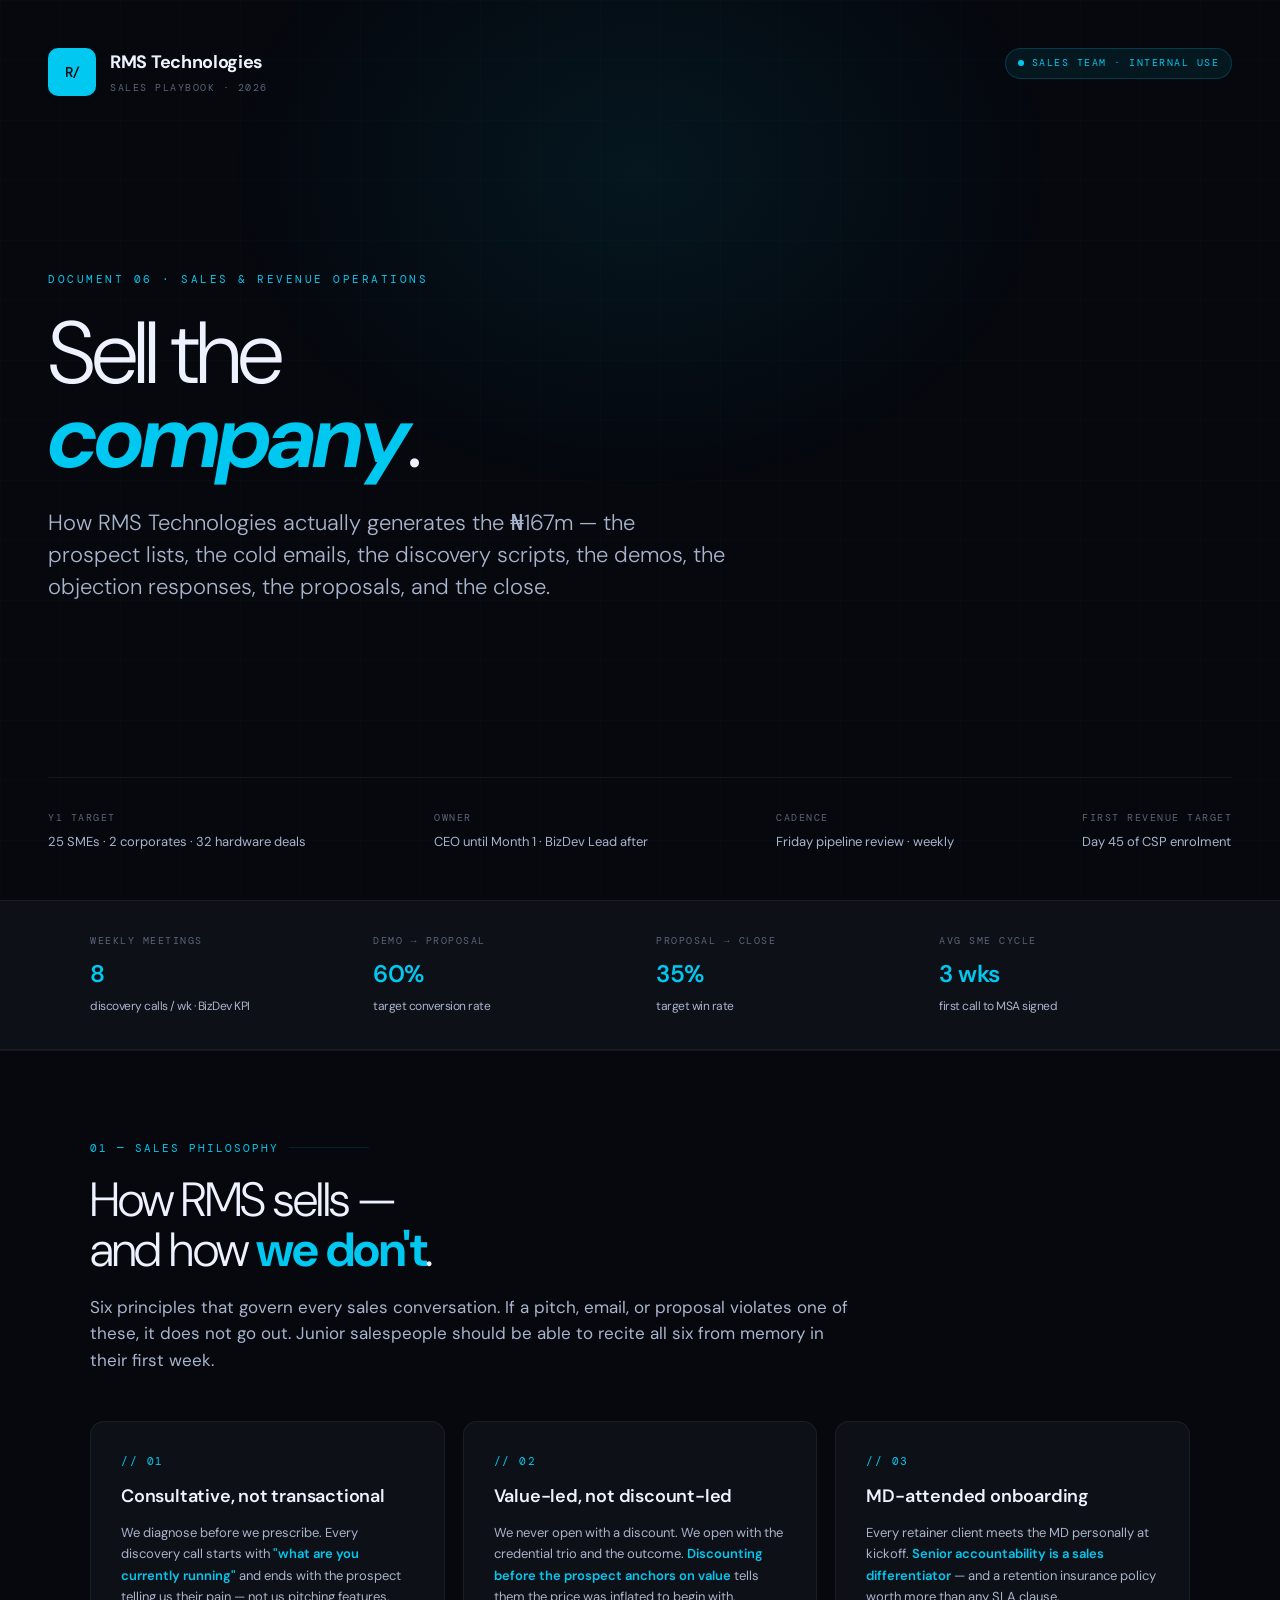
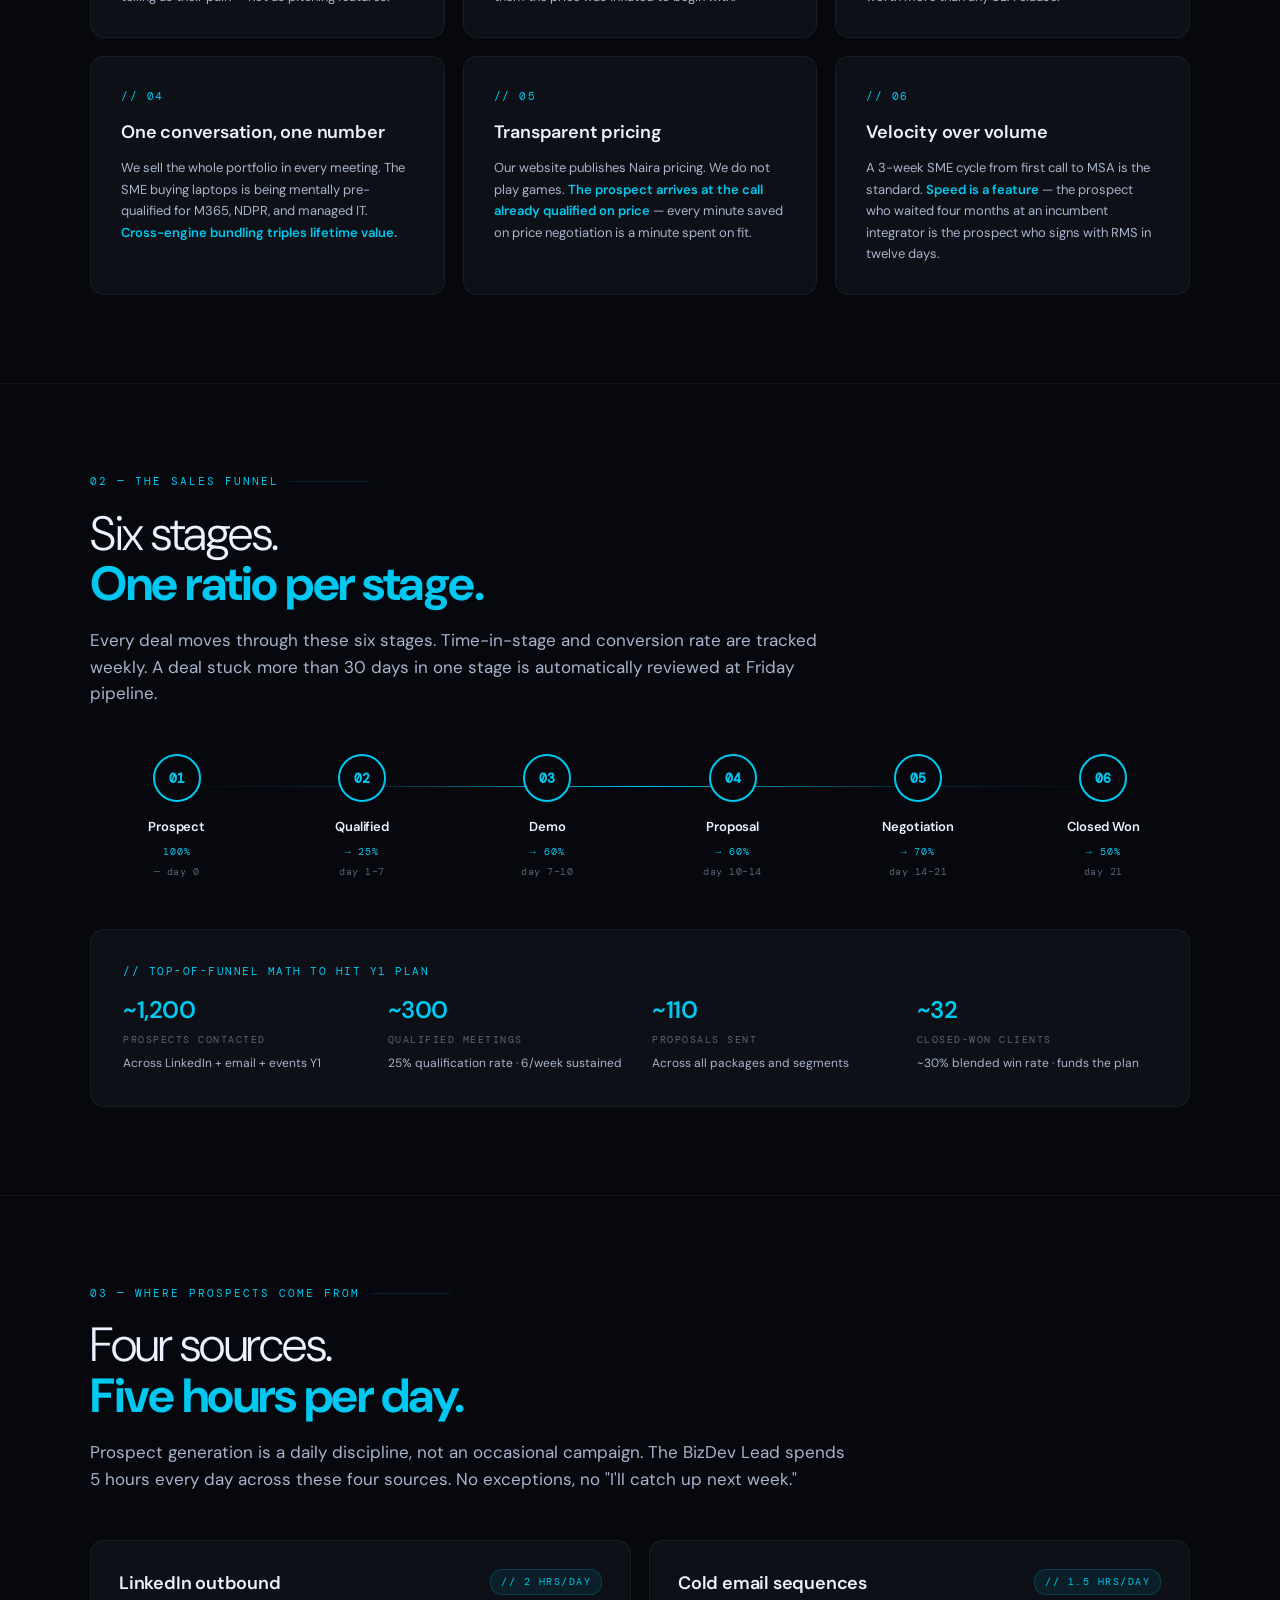
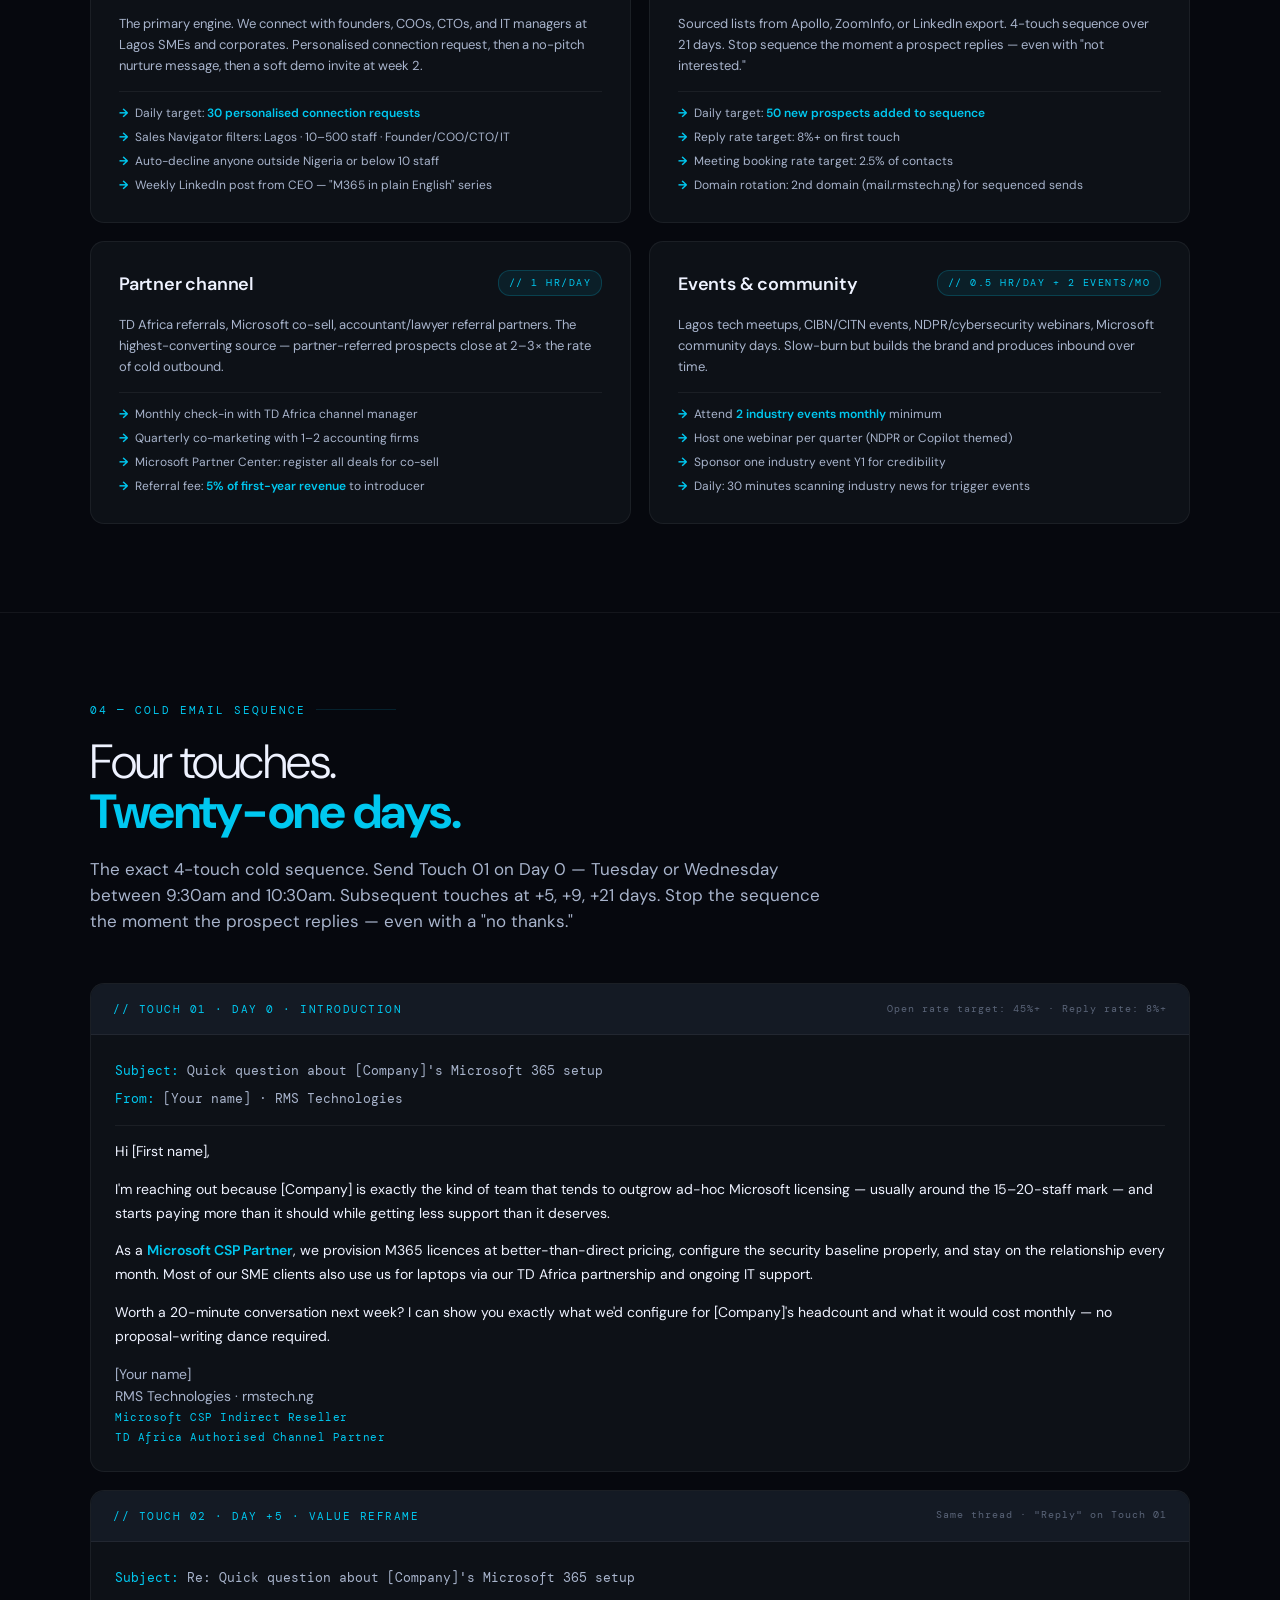
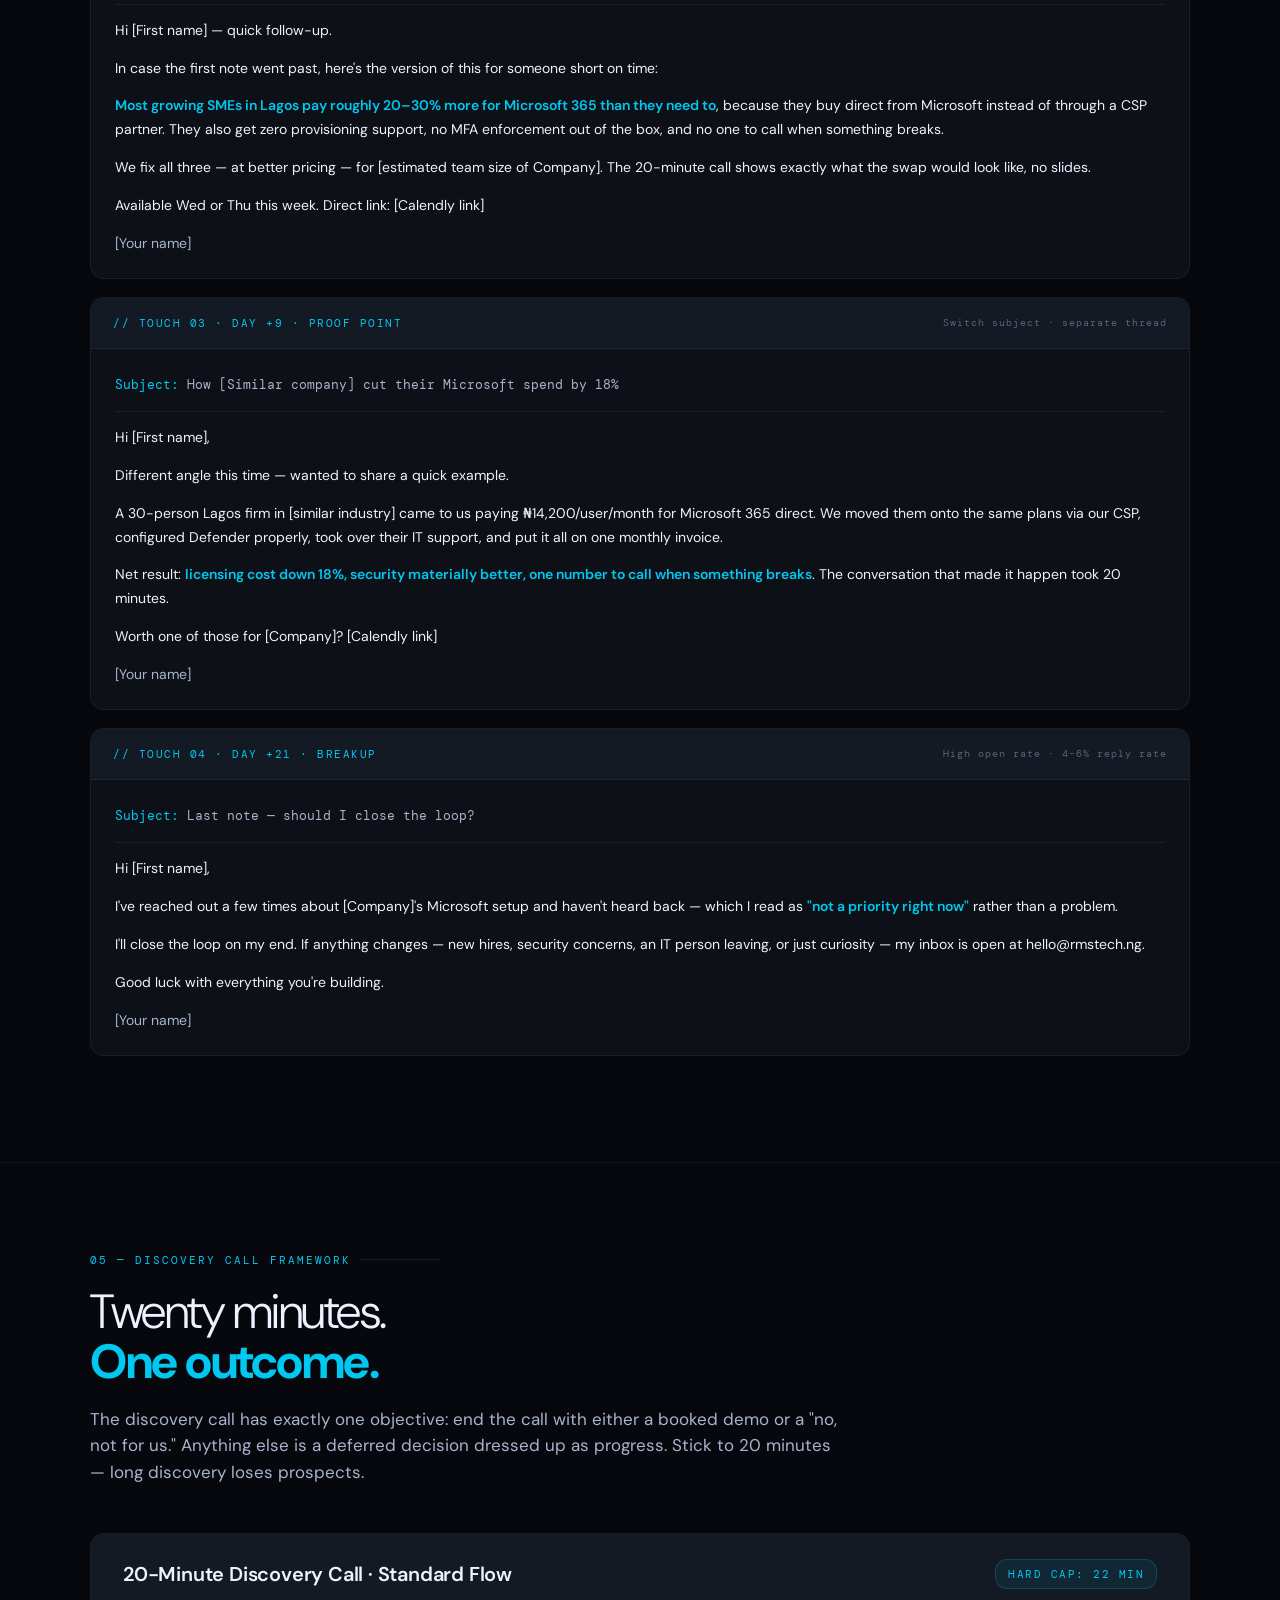
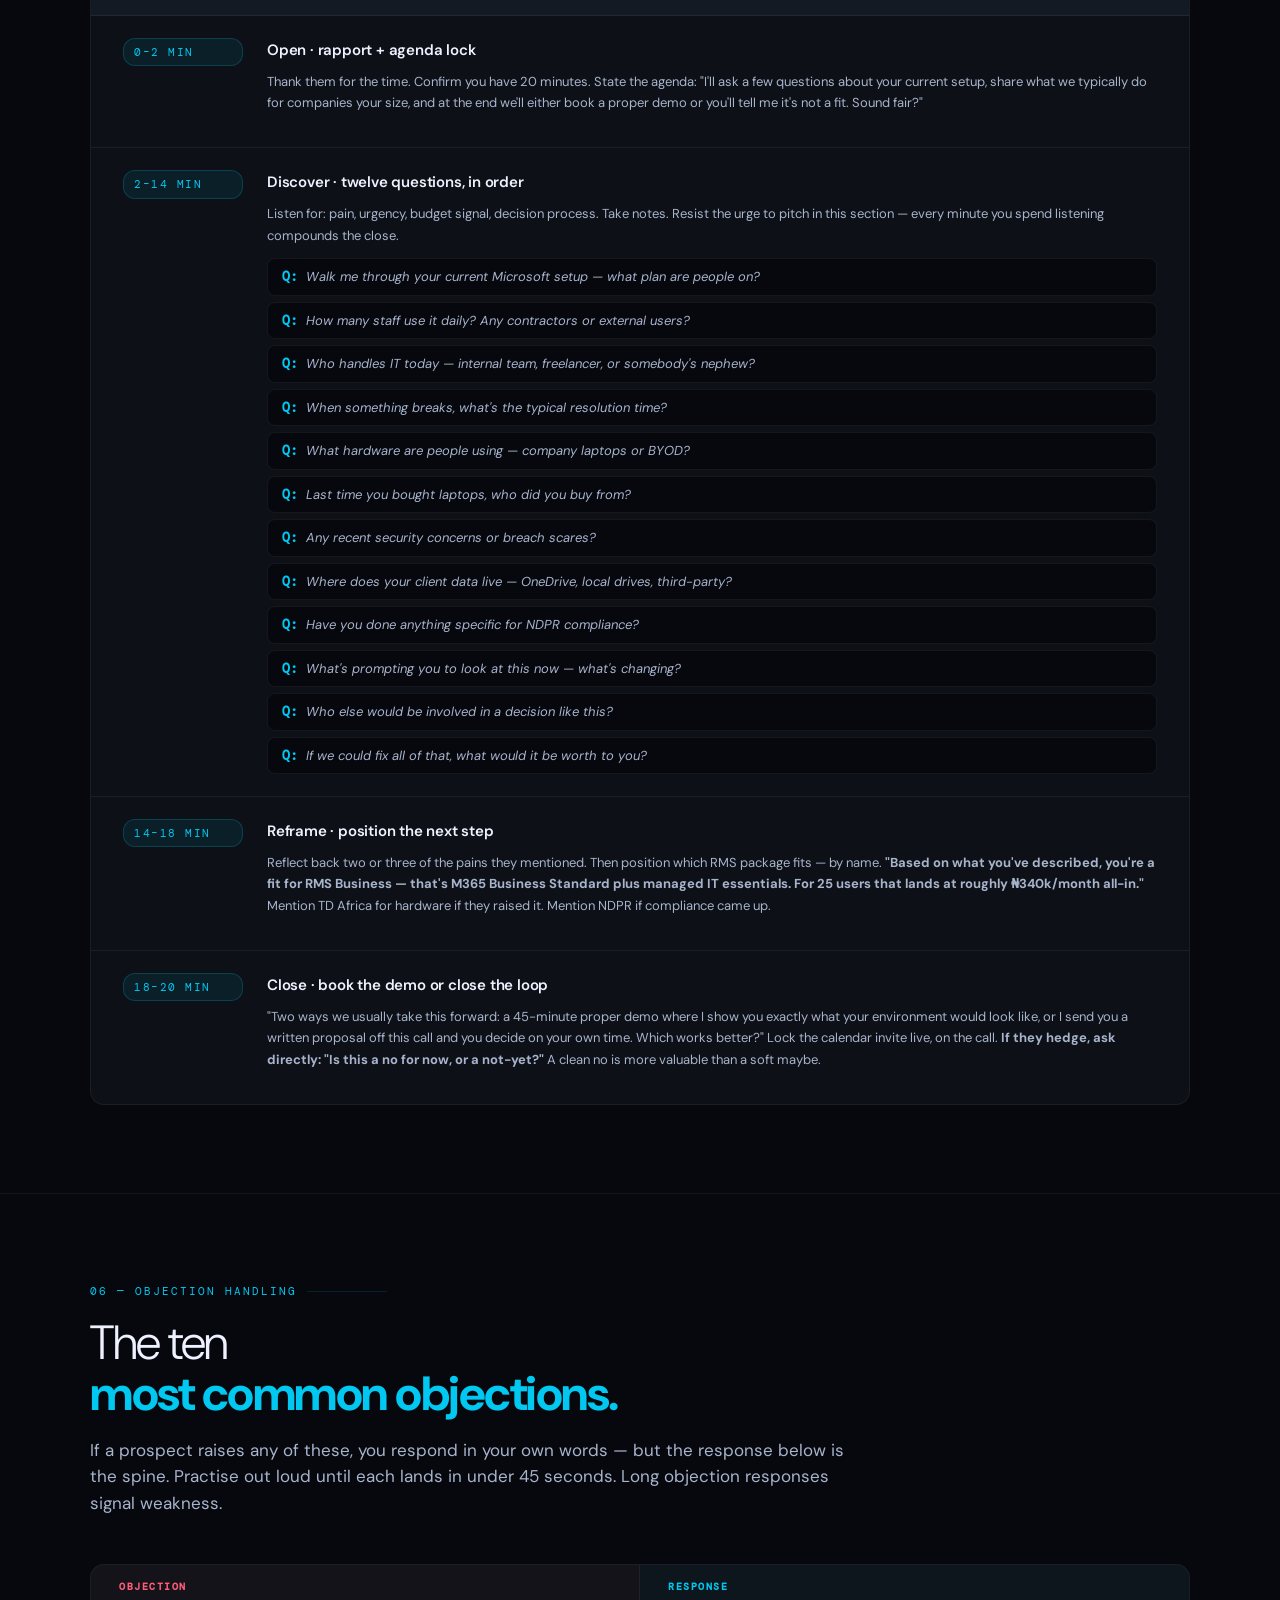
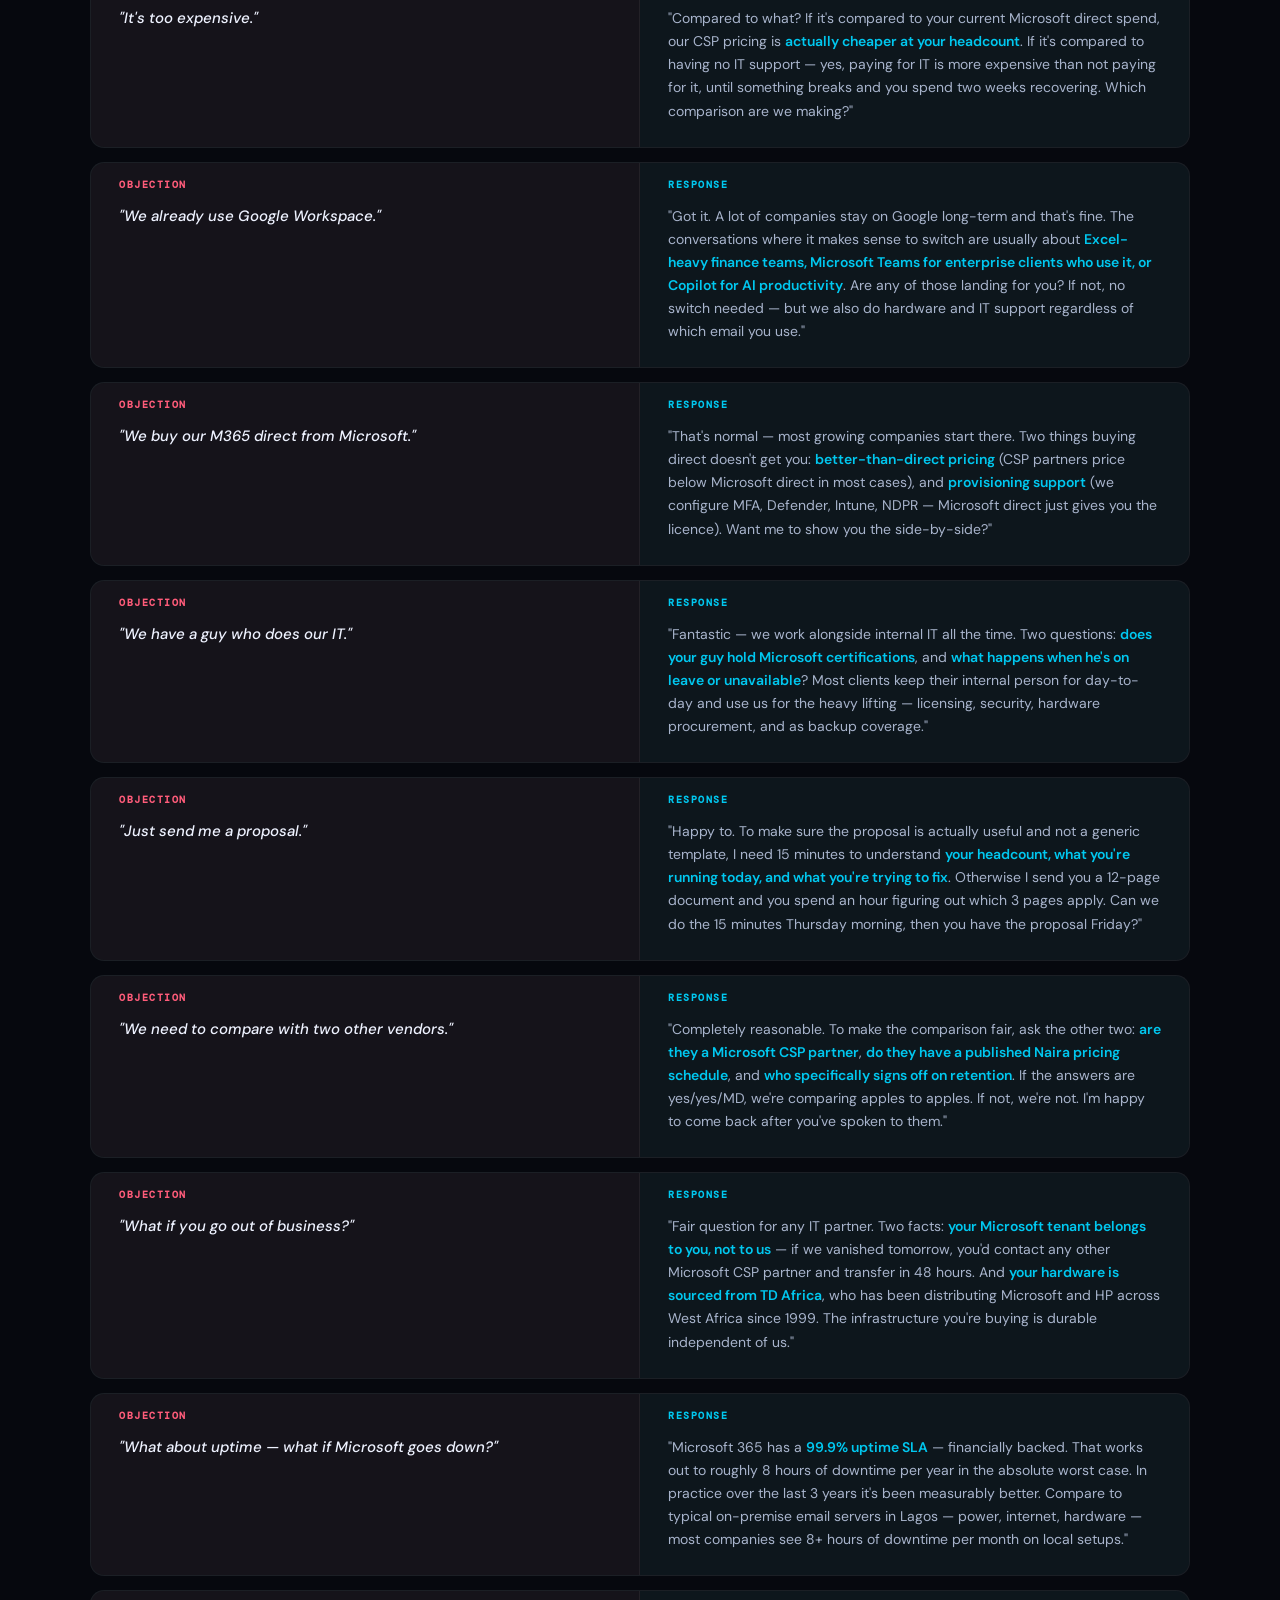
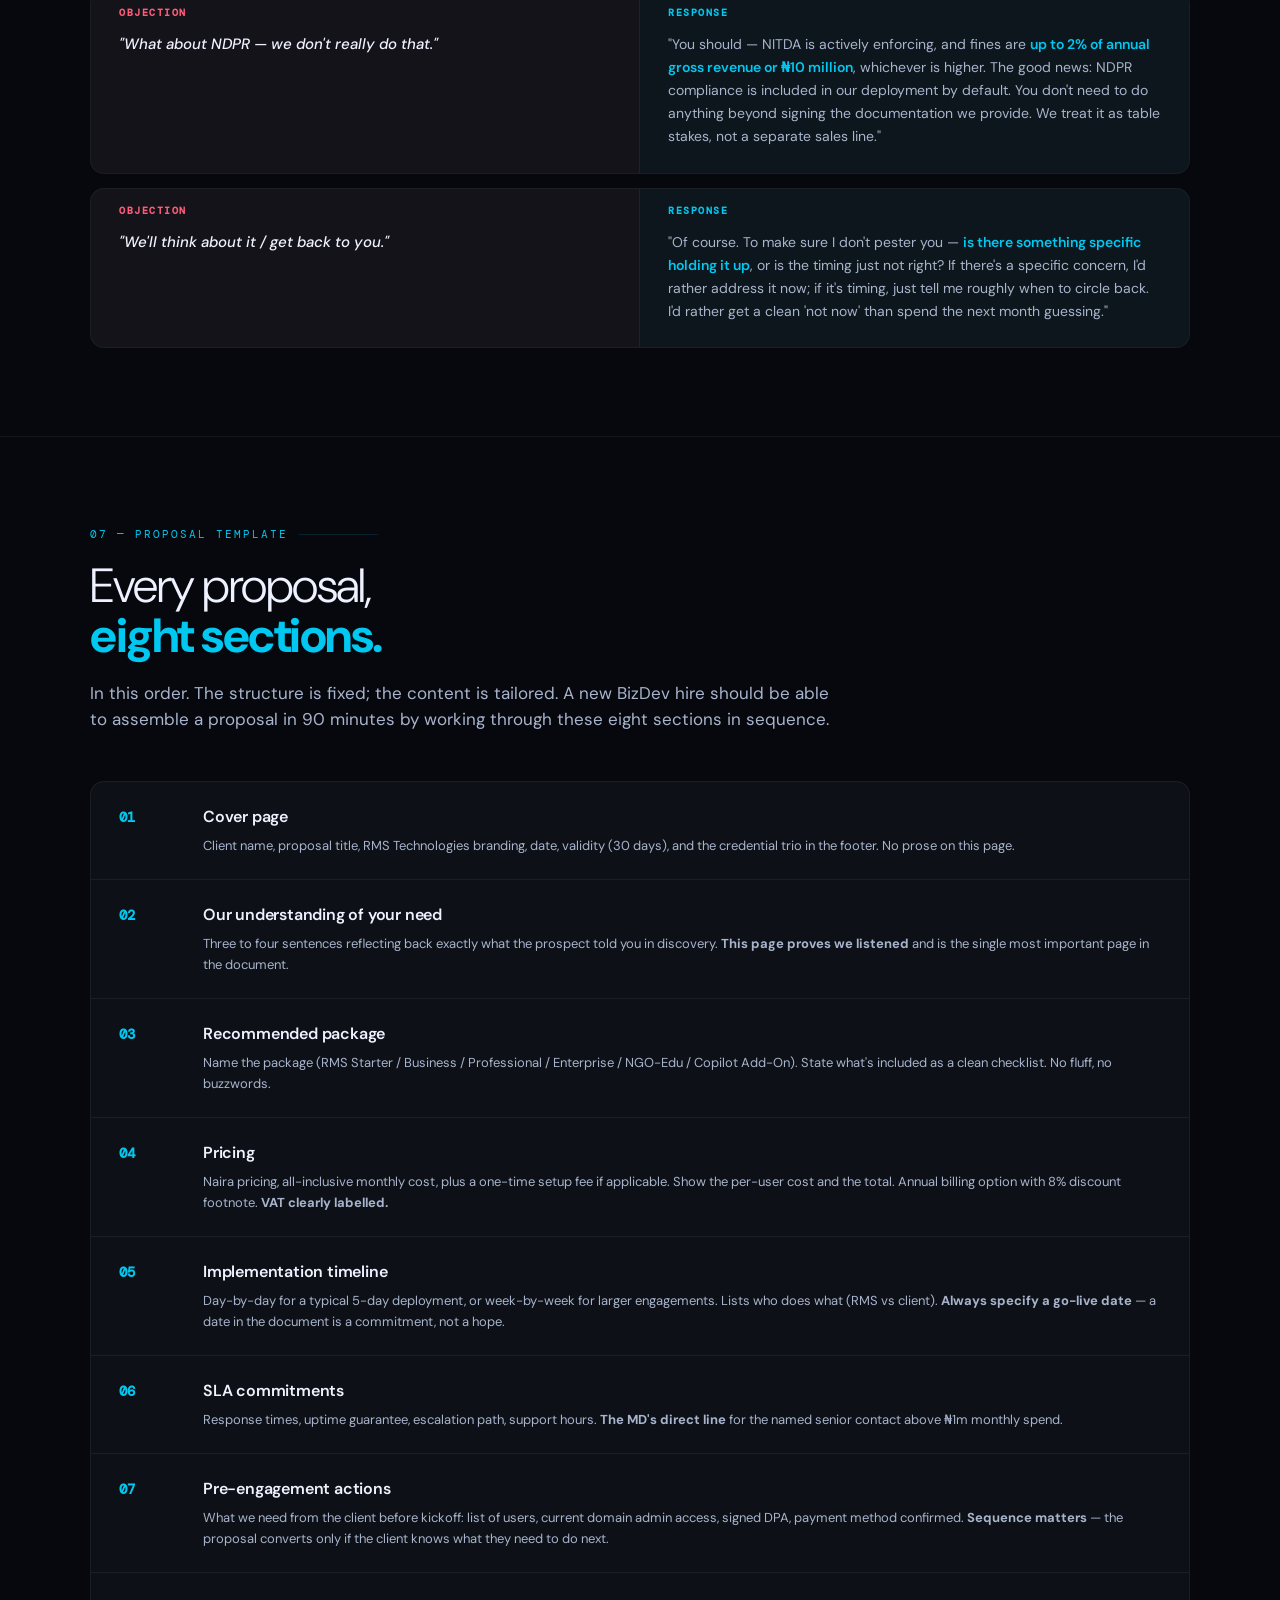
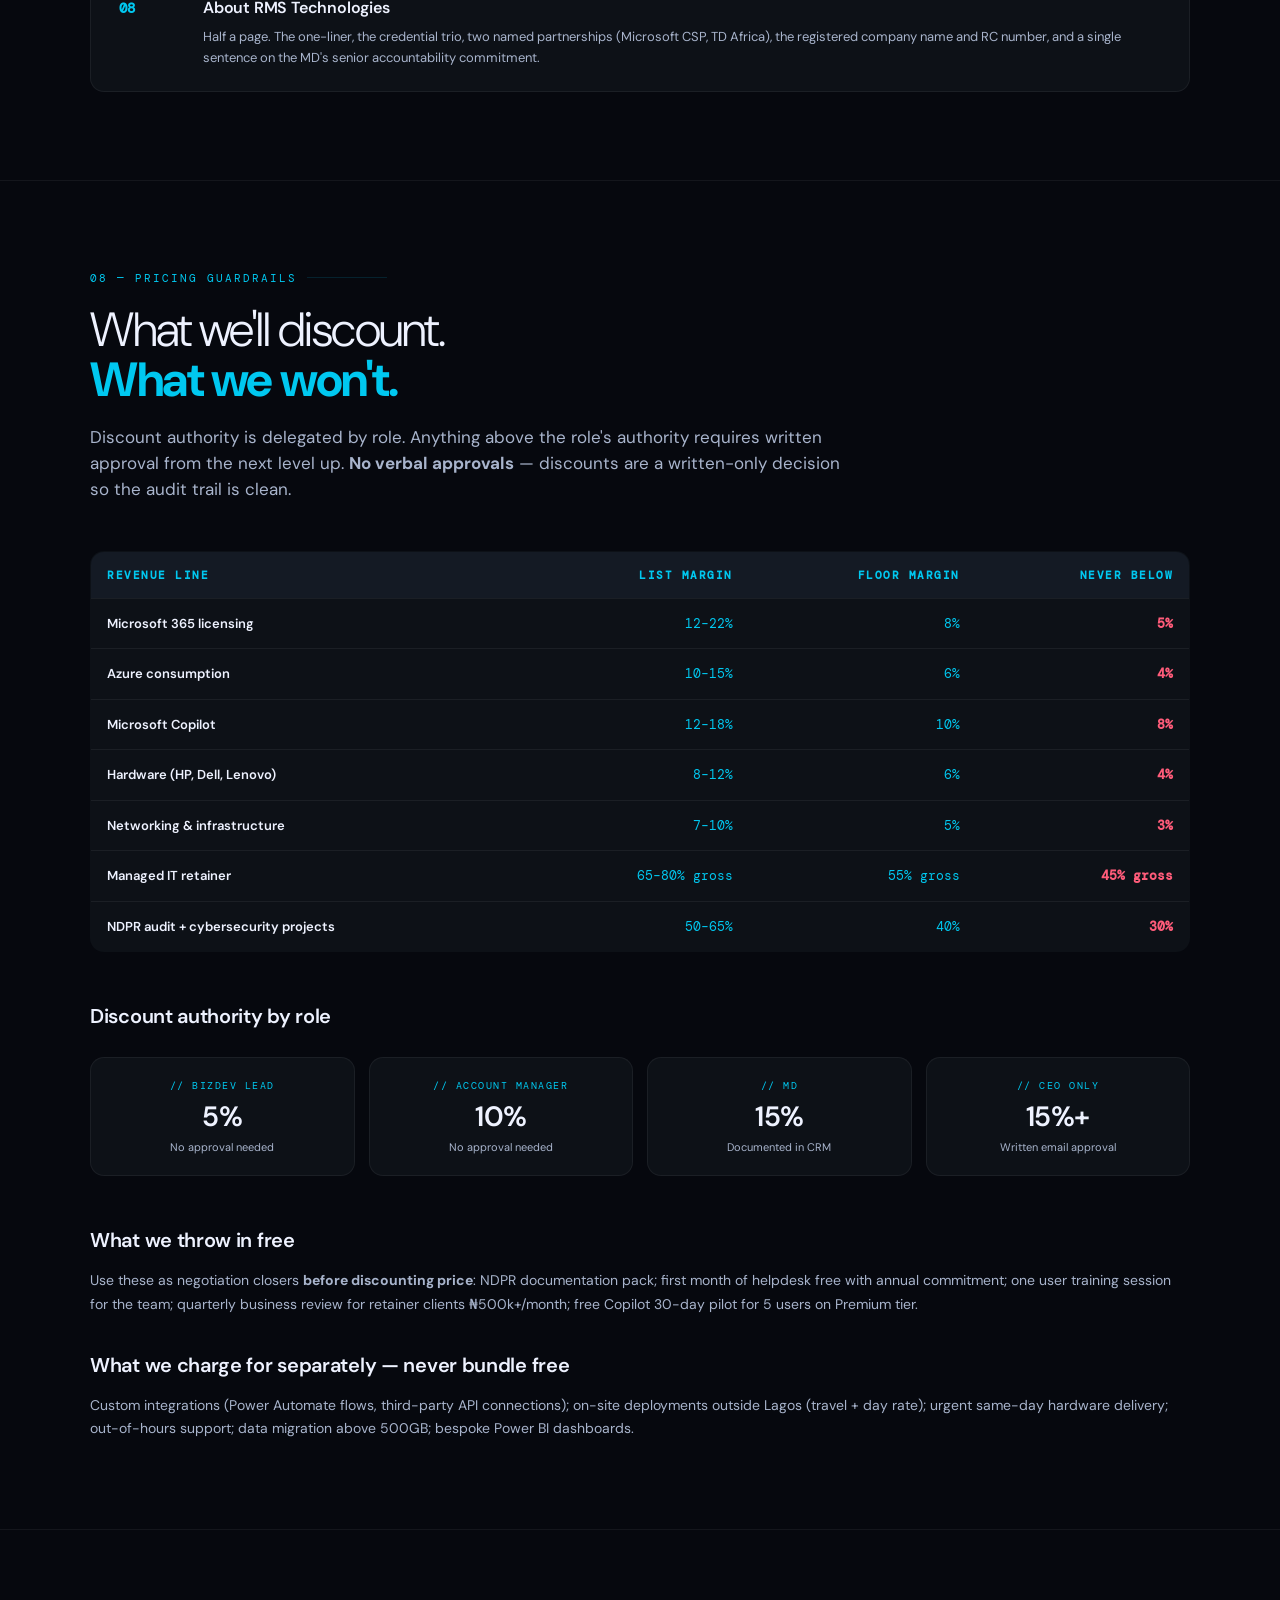
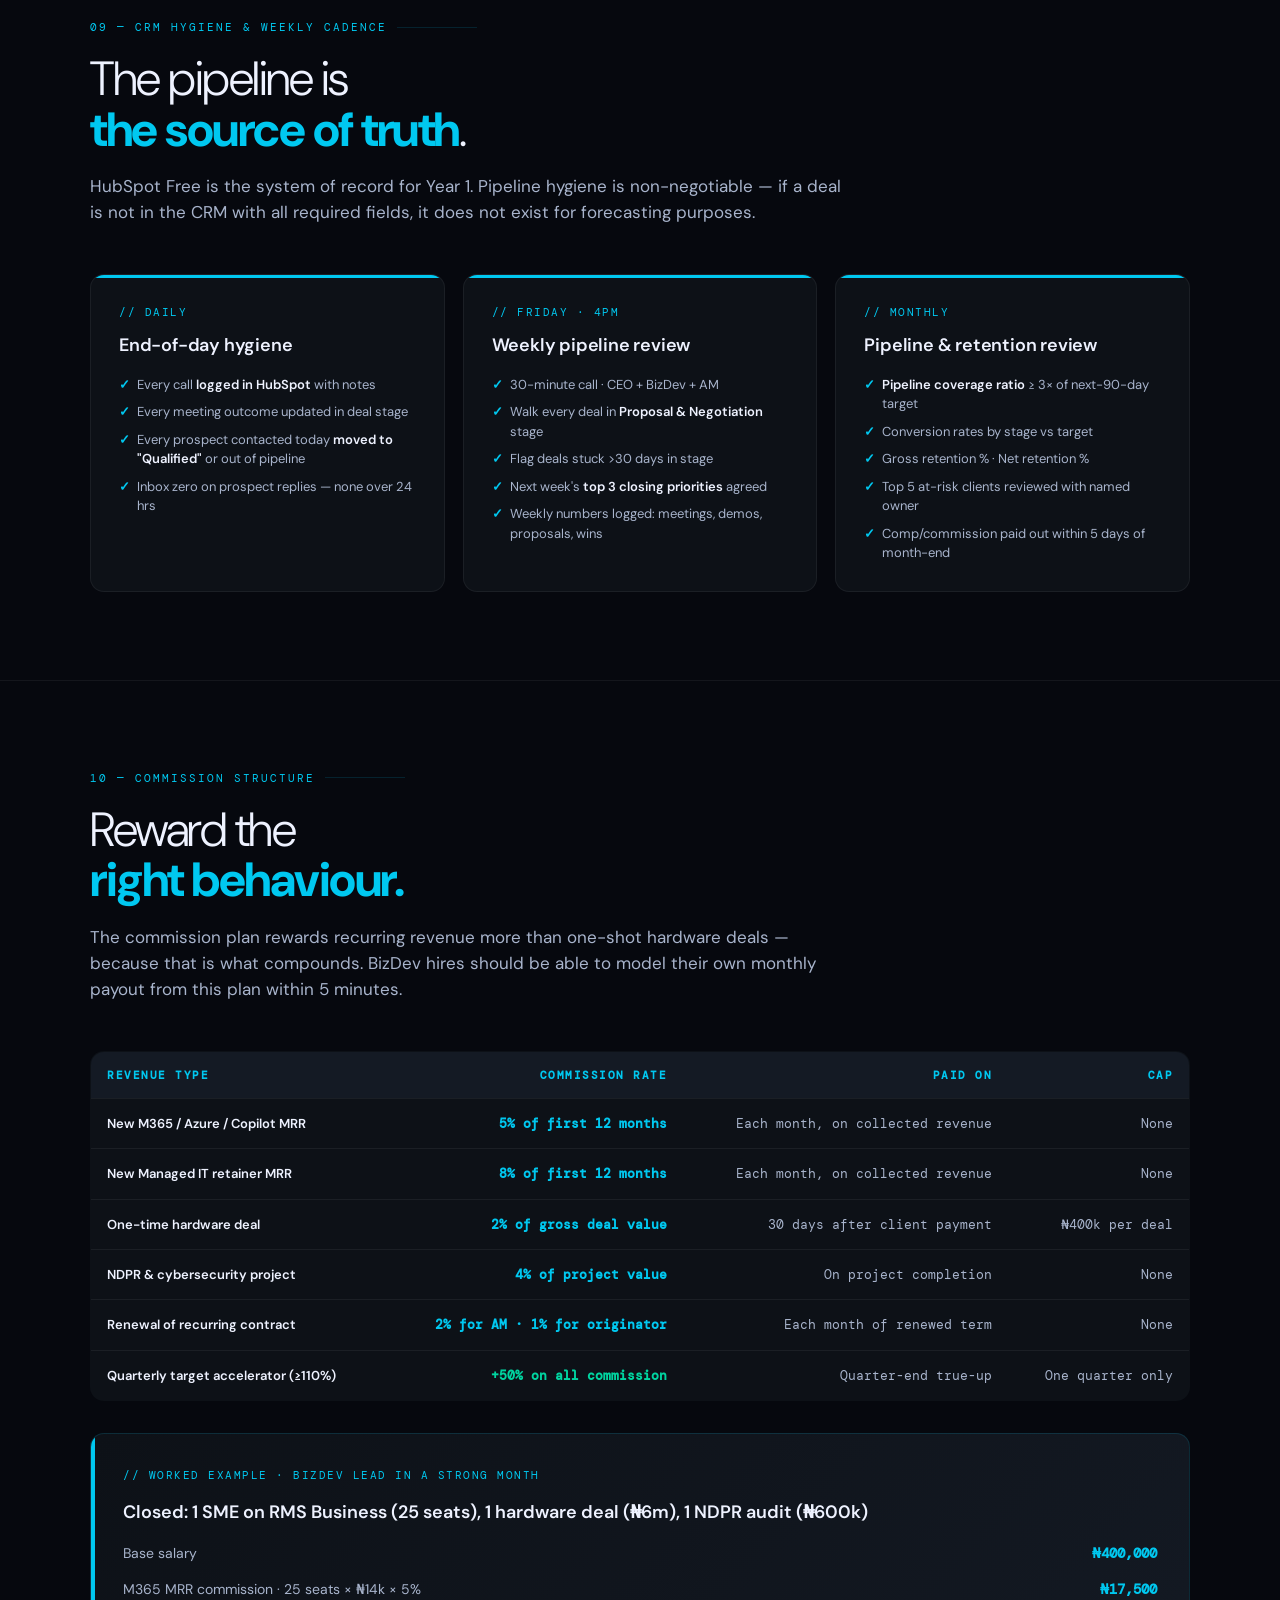
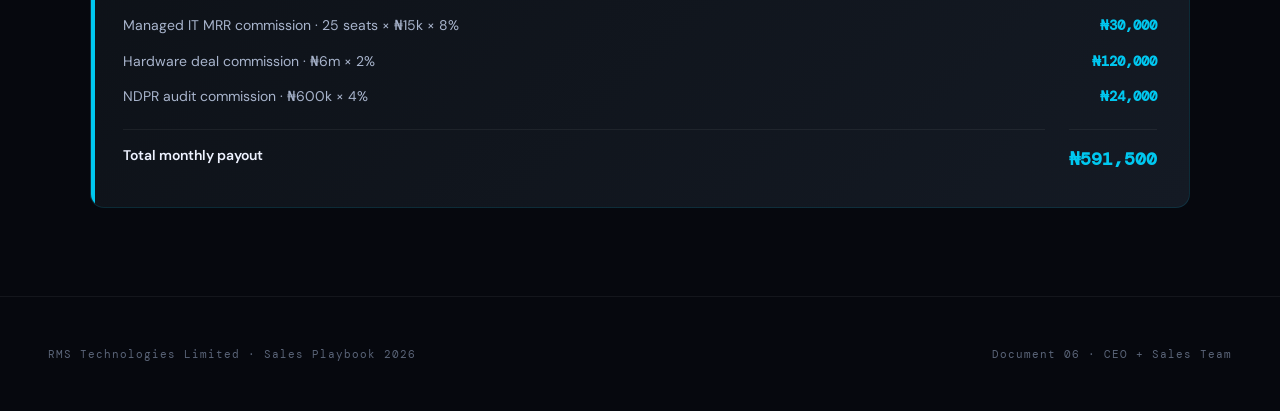
<file: RMS_Technologies_Sales_Playbook_2026.html>
<!DOCTYPE html>
<html lang="en">
<head>
<meta charset="UTF-8">
<meta name="viewport" content="width=device-width,initial-scale=1.0">
<title>RMS Technologies — Sales Playbook 2026</title>
<link href="https://fonts.googleapis.com/css2?family=DM+Sans:ital,opsz,wght@0,9..40,300;0,9..40,400;0,9..40,500;0,9..40,600;0,9..40,700;1,9..40,400&family=DM+Mono:wght@400;500&display=swap" rel="stylesheet">
<style>
:root{
  --bg:#06080E;--bg2:#0D1117;--bg3:#141A24;--bg4:#1C2535;
  --cyan:#00C8F0;--cyan2:#00A0C0;--cg:rgba(0,200,240,0.08);--cb:rgba(0,200,240,0.2);
  --white:#EEF2FF;--w2:#A8B4CC;--w3:#5A6478;--w4:#2E3648;
  --rule:rgba(255,255,255,0.06);--rule2:rgba(0,200,240,0.14);
  --green:#00D4A0;--amber:#F0A800;--red:#FF5C7A;
  --r:8px;--rl:14px;
}
*,*::before,*::after{box-sizing:border-box;margin:0;padding:0}
html{font-size:15px;scroll-behavior:smooth}
body{font-family:'DM Sans',sans-serif;background:var(--bg);color:var(--white);line-height:1.65;overflow-x:hidden}

body::before{content:'';position:fixed;inset:0;z-index:0;pointer-events:none;
  background-image:linear-gradient(rgba(0,200,240,0.025)1px,transparent 1px),linear-gradient(90deg,rgba(0,200,240,0.025)1px,transparent 1px);
  background-size:60px 60px}
body::after{content:'';position:fixed;top:-20%;left:50%;transform:translateX(-50%);
  width:900px;height:700px;z-index:0;pointer-events:none;
  background:radial-gradient(ellipse at center,rgba(0,200,240,0.08)0%,transparent 65%)}

.cover{min-height:100vh;display:flex;flex-direction:column;justify-content:space-between;padding:48px;position:relative;z-index:1}
.cover-top{display:flex;justify-content:space-between;align-items:flex-start}
.mark{display:flex;align-items:center;gap:14px}
.mark-box{width:48px;height:48px;background:var(--cyan);border-radius:10px;display:flex;align-items:center;justify-content:center;font-family:'DM Mono',monospace;font-weight:500;color:var(--bg);font-size:14px;letter-spacing:-.5px}
.mark-text{font-weight:700;font-size:18px;letter-spacing:-.3px}
.mark-sub{font-family:'DM Mono',monospace;font-size:10px;color:var(--w3);letter-spacing:1.5px;text-transform:uppercase;margin-top:2px}
.classified{display:inline-flex;align-items:center;gap:8px;font-family:'DM Mono',monospace;font-size:10px;color:var(--cyan);padding:6px 12px;border:1px solid var(--cb);border-radius:20px;background:var(--cg);letter-spacing:1.5px;text-transform:uppercase}
.classified::before{content:'';width:6px;height:6px;border-radius:50%;background:var(--cyan)}
.cover-center{max-width:900px}
.cover-meta{font-family:'DM Mono',monospace;font-size:11px;color:var(--cyan);letter-spacing:2.5px;text-transform:uppercase;margin-bottom:24px}
.cover-title{font-size:88px;font-weight:300;line-height:.95;letter-spacing:-3px;margin-bottom:28px}
.cover-title b{font-weight:700;color:var(--cyan);font-style:italic}
.cover-tagline{font-size:22px;color:var(--w2);max-width:680px;font-weight:300;line-height:1.45}
.cover-bottom{display:flex;justify-content:space-between;align-items:flex-end;padding-top:32px;border-top:1px solid var(--rule);flex-wrap:wrap;gap:24px}
.cover-meta-block{display:flex;flex-direction:column;gap:4px}
.cover-meta-label{font-family:'DM Mono',monospace;font-size:10px;color:var(--w3);letter-spacing:1.5px;text-transform:uppercase}
.cover-meta-value{font-size:13px;color:var(--w2)}

.band{padding:32px 48px;background:var(--bg2);border-top:1px solid var(--rule);border-bottom:1px solid var(--rule);position:relative;z-index:1}
.band-grid{max-width:1100px;margin:0 auto;display:grid;grid-template-columns:repeat(4,1fr);gap:32px}
.band-item{display:flex;flex-direction:column;gap:4px}
.band-label{font-family:'DM Mono',monospace;font-size:10px;color:var(--w3);letter-spacing:1.5px;text-transform:uppercase}
.band-value{font-size:24px;font-weight:600;color:var(--cyan);letter-spacing:-.5px}
.band-value small{font-size:12px;color:var(--w2);font-weight:400;display:block;margin-top:4px}

section{position:relative;z-index:1;padding:88px 48px;border-top:1px solid var(--rule)}
.container{max-width:1100px;margin:0 auto}
.s-num{font-family:'DM Mono',monospace;font-size:11px;color:var(--cyan);letter-spacing:2px;text-transform:uppercase;margin-bottom:18px;display:flex;align-items:center;gap:10px}
.s-num::after{content:'';flex:1;height:1px;background:var(--rule2);max-width:80px}
.s-title{font-size:48px;font-weight:300;letter-spacing:-1.5px;line-height:1.05;margin-bottom:18px}
.s-title b{font-weight:700;color:var(--cyan)}
.s-lede{font-size:17px;color:var(--w2);max-width:760px;line-height:1.55;margin-bottom:48px}

/* PHILOSOPHY */
.philo-grid{display:grid;grid-template-columns:repeat(3,1fr);gap:18px;margin-top:32px}
.philo-card{background:var(--bg2);border:1px solid var(--rule);border-radius:var(--rl);padding:30px;transition:all .25s}
.philo-card:hover{border-color:var(--cb)}
.philo-num{font-family:'DM Mono',monospace;font-size:11px;color:var(--cyan);letter-spacing:1.5px;margin-bottom:12px}
.philo-h{font-size:18px;font-weight:600;margin-bottom:10px;letter-spacing:-.2px}
.philo-t{font-size:13px;color:var(--w2);line-height:1.65}
.philo-t b{color:var(--cyan);font-weight:600}

/* FUNNEL */
.funnel{display:grid;grid-template-columns:repeat(6,1fr);gap:12px;margin-top:32px;position:relative}
.funnel::before{content:'';position:absolute;top:32px;left:5%;right:5%;height:1px;background:linear-gradient(90deg,transparent,var(--cb),var(--cyan),var(--cb),transparent)}
.f-stage{position:relative;z-index:1;text-align:center;padding:0 6px}
.f-num{width:48px;height:48px;border-radius:50%;background:var(--bg);border:2px solid var(--cyan);margin:0 auto 14px;display:flex;align-items:center;justify-content:center;font-family:'DM Mono',monospace;font-size:13px;color:var(--cyan);font-weight:600}
.f-name{font-size:13px;font-weight:600;margin-bottom:6px;letter-spacing:-.2px}
.f-conv{font-family:'DM Mono',monospace;font-size:10px;color:var(--cyan);letter-spacing:1px;text-transform:uppercase;margin-bottom:4px}
.f-time{font-family:'DM Mono',monospace;font-size:10px;color:var(--w3);letter-spacing:.5px}

.funnel-math{margin-top:48px;padding:32px;background:var(--bg2);border:1px solid var(--rule);border-radius:var(--rl)}
.funnel-math-label{font-family:'DM Mono',monospace;font-size:11px;color:var(--cyan);letter-spacing:1.5px;text-transform:uppercase;margin-bottom:18px}
.funnel-math-rows{display:grid;grid-template-columns:repeat(4,1fr);gap:24px}
.fm-row{display:flex;flex-direction:column;gap:4px}
.fm-num{font-size:24px;font-weight:600;color:var(--cyan);letter-spacing:-.5px;line-height:1}
.fm-label{font-family:'DM Mono',monospace;font-size:10px;color:var(--w3);letter-spacing:1.5px;text-transform:uppercase;margin-top:6px}
.fm-meta{font-size:12px;color:var(--w2);margin-top:2px}

/* PROSPECT SOURCES */
.src-grid{display:grid;grid-template-columns:repeat(2,1fr);gap:18px;margin-top:32px}
.src-card{background:var(--bg2);border:1px solid var(--rule);border-radius:var(--rl);padding:28px}
.src-head{display:flex;justify-content:space-between;align-items:start;gap:16px;margin-bottom:14px}
.src-name{font-size:18px;font-weight:600;letter-spacing:-.2px}
.src-tag{font-family:'DM Mono',monospace;font-size:10px;color:var(--cyan);letter-spacing:1.5px;text-transform:uppercase;background:var(--cg);border:1px solid var(--cb);padding:4px 10px;border-radius:12px;white-space:nowrap}
.src-text{font-size:13px;color:var(--w2);line-height:1.65;margin-bottom:14px}
.src-pts{list-style:none;display:flex;flex-direction:column;gap:6px;padding-top:12px;border-top:1px solid var(--rule)}
.src-pts li{font-size:12px;color:var(--w2);padding-left:16px;position:relative;line-height:1.5}
.src-pts li::before{content:'→';position:absolute;left:0;color:var(--cyan);font-weight:700}
.src-pts li b{color:var(--cyan);font-weight:600}

/* EMAIL TEMPLATES */
.email-block{background:var(--bg2);border:1px solid var(--rule);border-radius:var(--rl);overflow:hidden;margin-bottom:18px}
.email-head{padding:16px 22px;background:var(--bg3);border-bottom:1px solid var(--rule);display:flex;justify-content:space-between;align-items:center;flex-wrap:wrap;gap:8px}
.email-tag{font-family:'DM Mono',monospace;font-size:11px;color:var(--cyan);letter-spacing:1.5px;text-transform:uppercase}
.email-when{font-family:'DM Mono',monospace;font-size:10px;color:var(--w3);letter-spacing:1px}
.email-body{padding:24px;font-family:'DM Mono',monospace;font-size:13px;color:var(--w2);line-height:1.85}
.email-body .e-line{display:block;margin-bottom:4px}
.email-body .e-key{color:var(--cyan)}
.email-body .e-sep{display:block;height:1px;background:var(--rule);margin:14px 0}
.email-body .e-prose{font-family:'DM Sans',sans-serif;font-size:14px;line-height:1.7;color:var(--white);font-weight:400;margin-bottom:14px}
.email-body .e-prose b{color:var(--cyan);font-weight:600}
.email-body .e-sig{font-family:'DM Sans',sans-serif;font-size:14px;color:var(--w2);line-height:1.6}
.email-body .e-cred{font-family:'DM Mono',monospace;font-size:11px;color:var(--cyan);letter-spacing:.5px;display:block;margin-top:2px}

/* DISCOVERY FRAMEWORK */
.disco-block{background:var(--bg2);border:1px solid var(--rule);border-radius:var(--rl);padding:0;margin-top:32px;overflow:hidden}
.disco-head{padding:24px 32px;background:var(--bg3);border-bottom:1px solid var(--rule);display:flex;justify-content:space-between;align-items:center}
.disco-title{font-size:20px;font-weight:600;letter-spacing:-.2px}
.disco-time{font-family:'DM Mono',monospace;font-size:11px;color:var(--cyan);letter-spacing:1.5px;text-transform:uppercase;background:var(--cg);border:1px solid var(--cb);padding:5px 12px;border-radius:12px}
.disco-rows{padding:0}
.disco-row{display:grid;grid-template-columns:120px 1fr;gap:24px;padding:22px 32px;border-bottom:1px solid var(--rule);align-items:start}
.disco-row:last-child{border-bottom:none}
.disco-when{font-family:'DM Mono',monospace;font-size:11px;color:var(--cyan);letter-spacing:1.5px;text-transform:uppercase;padding:4px 10px;background:var(--cg);border:1px solid var(--cb);border-radius:12px;display:inline-block;align-self:start}
.disco-body{}
.disco-h{font-size:15px;font-weight:600;margin-bottom:8px;letter-spacing:-.2px}
.disco-t{font-size:13px;color:var(--w2);line-height:1.65;margin-bottom:12px}
.disco-q{list-style:none;display:flex;flex-direction:column;gap:6px}
.disco-q li{font-size:13px;color:var(--w2);padding:8px 14px;background:var(--bg);border:1px solid var(--rule);border-radius:var(--r);line-height:1.5;font-style:italic}
.disco-q li::before{content:'Q: ';font-family:'DM Mono',monospace;color:var(--cyan);font-weight:600;font-style:normal}

/* OBJECTIONS */
.obj-grid{display:grid;grid-template-columns:1fr;gap:14px;margin-top:32px}
.obj{display:grid;grid-template-columns:1fr 1fr;gap:0;background:var(--bg2);border:1px solid var(--rule);border-radius:var(--rl);overflow:hidden}
.obj-q{padding:24px 28px;background:rgba(255,92,122,0.03);border-right:1px solid var(--rule);position:relative}
.obj-q::before{content:'OBJECTION';position:absolute;top:14px;left:28px;font-family:'DM Mono',monospace;font-size:10px;color:var(--red);letter-spacing:1.5px;font-weight:600}
.obj-q-text{font-size:15px;color:var(--white);font-style:italic;font-weight:500;line-height:1.5;margin-top:18px}
.obj-a{padding:24px 28px;background:rgba(0,200,240,0.025);position:relative}
.obj-a::before{content:'RESPONSE';position:absolute;top:14px;left:28px;font-family:'DM Mono',monospace;font-size:10px;color:var(--cyan);letter-spacing:1.5px;font-weight:600}
.obj-a-text{font-size:14px;color:var(--w2);line-height:1.65;margin-top:18px}
.obj-a-text b{color:var(--cyan);font-weight:600}

/* PROPOSAL */
.prop-list{display:grid;grid-template-columns:1fr;gap:0;margin-top:32px;background:var(--bg2);border:1px solid var(--rule);border-radius:var(--rl);overflow:hidden}
.prop-item{display:grid;grid-template-columns:60px 1fr;gap:24px;padding:22px 28px;border-bottom:1px solid var(--rule);align-items:start}
.prop-item:last-child{border-bottom:none}
.prop-num{font-family:'DM Mono',monospace;font-size:14px;color:var(--cyan);font-weight:600;padding-top:2px}
.prop-h{font-size:16px;font-weight:600;letter-spacing:-.2px;margin-bottom:6px}
.prop-t{font-size:13px;color:var(--w2);line-height:1.6}

/* PRICING GUARDRAILS */
.guard-table{width:100%;border-collapse:collapse;margin-top:32px;font-size:13px;background:var(--bg2);border:1px solid var(--rule);border-radius:var(--rl);overflow:hidden}
.guard-table th{padding:14px 16px;text-align:left;font-family:'DM Mono',monospace;font-size:11px;color:var(--cyan);letter-spacing:1.5px;text-transform:uppercase;background:var(--bg3);border-bottom:1px solid var(--rule)}
.guard-table th:not(:first-child){text-align:right}
.guard-table td{padding:14px 16px;border-bottom:1px solid var(--rule);color:var(--w2);vertical-align:middle}
.guard-table tr:last-child td{border-bottom:none}
.guard-table td:first-child{color:var(--white);font-weight:600}
.guard-table td.right{text-align:right;font-family:'DM Mono',monospace;color:var(--cyan)}
.guard-table td.danger{text-align:right;font-family:'DM Mono',monospace;color:var(--red);font-weight:600}

.disc-grid{display:grid;grid-template-columns:repeat(4,1fr);gap:14px;margin-top:24px}
.disc-card{padding:20px;background:var(--bg2);border:1px solid var(--rule);border-radius:var(--rl);text-align:center}
.disc-role{font-family:'DM Mono',monospace;font-size:10px;color:var(--cyan);letter-spacing:1.5px;text-transform:uppercase;margin-bottom:8px}
.disc-pct{font-size:28px;font-weight:600;color:var(--white);letter-spacing:-.5px;line-height:1}
.disc-meta{font-size:11px;color:var(--w2);margin-top:8px;line-height:1.5}

/* CADENCE */
.cad-grid{display:grid;grid-template-columns:repeat(3,1fr);gap:18px;margin-top:32px}
.cad-card{background:var(--bg2);border:1px solid var(--rule);border-radius:var(--rl);padding:28px;position:relative;overflow:hidden}
.cad-card::before{content:'';position:absolute;top:0;left:0;width:100%;height:3px;background:var(--cyan)}
.cad-tag{font-family:'DM Mono',monospace;font-size:11px;color:var(--cyan);letter-spacing:1.5px;text-transform:uppercase;margin-bottom:10px}
.cad-h{font-size:18px;font-weight:600;margin-bottom:14px;letter-spacing:-.2px}
.cad-list{list-style:none;display:flex;flex-direction:column;gap:8px}
.cad-list li{font-size:13px;color:var(--w2);padding-left:18px;position:relative;line-height:1.5}
.cad-list li::before{content:'✓';position:absolute;left:0;color:var(--cyan);font-weight:700}
.cad-list li b{color:var(--white);font-weight:600}

/* COMMISSION */
.comm-table{width:100%;border-collapse:collapse;margin-top:32px;font-size:13px;background:var(--bg2);border:1px solid var(--rule);border-radius:var(--rl);overflow:hidden}
.comm-table th{padding:14px 16px;text-align:left;font-family:'DM Mono',monospace;font-size:11px;color:var(--cyan);letter-spacing:1.5px;text-transform:uppercase;background:var(--bg3);border-bottom:1px solid var(--rule)}
.comm-table th:not(:first-child){text-align:right}
.comm-table td{padding:14px 16px;border-bottom:1px solid var(--rule);color:var(--w2);vertical-align:middle}
.comm-table tr:last-child td{border-bottom:none}
.comm-table td:not(:first-child){text-align:right;font-family:'DM Mono',monospace}
.comm-table td:first-child{color:var(--white);font-weight:600}
.comm-table td.cy{color:var(--cyan);font-weight:600}
.comm-table td.gr{color:var(--green);font-weight:600}

.comm-ex{margin-top:32px;padding:32px;background:linear-gradient(135deg,var(--bg2)0%,var(--bg3)100%);border:1px solid var(--rule2);border-radius:var(--rl);position:relative;overflow:hidden}
.comm-ex::before{content:'';position:absolute;top:0;left:0;width:4px;height:100%;background:var(--cyan)}
.comm-ex-label{font-family:'DM Mono',monospace;font-size:11px;color:var(--cyan);letter-spacing:1.5px;text-transform:uppercase;margin-bottom:14px}
.comm-ex-h{font-size:18px;font-weight:600;margin-bottom:14px}
.comm-ex-rows{display:grid;grid-template-columns:1fr auto;gap:12px 24px;font-size:14px;color:var(--w2);line-height:1.7}
.comm-ex-rows .l{color:var(--w2)}
.comm-ex-rows .v{font-family:'DM Mono',monospace;color:var(--cyan);text-align:right;font-weight:600}
.comm-ex-rows .total-l{color:var(--white);font-weight:600;padding-top:14px;border-top:1px solid var(--rule);margin-top:8px}
.comm-ex-rows .total-v{font-family:'DM Mono',monospace;color:var(--cyan);font-weight:700;font-size:18px;text-align:right;padding-top:14px;border-top:1px solid var(--rule);margin-top:8px}

footer{padding:48px;border-top:1px solid var(--rule);position:relative;z-index:1;display:flex;justify-content:space-between;align-items:center;font-family:'DM Mono',monospace;font-size:11px;color:var(--w3);letter-spacing:1px;flex-wrap:wrap;gap:12px}

@media(max-width:900px){
  .cover-title{font-size:54px}.s-title{font-size:34px}
  .band-grid,.philo-grid,.src-grid,.cad-grid{grid-template-columns:1fr}
  .funnel{grid-template-columns:repeat(2,1fr);gap:24px}.funnel::before{display:none}
  .funnel-math-rows{grid-template-columns:1fr 1fr}
  .disco-row{grid-template-columns:1fr;gap:12px}
  .obj{grid-template-columns:1fr}.obj-q{border-right:none;border-bottom:1px solid var(--rule)}
  .prop-item{grid-template-columns:40px 1fr;gap:16px;padding:18px 22px}
  .disc-grid{grid-template-columns:1fr 1fr}
  section{padding:64px 24px}.cover,.band{padding:24px}
  .guard-table,.comm-table{font-size:12px}
  .guard-table th,.guard-table td,.comm-table th,.comm-table td{padding:10px}
}
</style>
</head>
<body>

<!-- COVER -->
<div class="cover">
  <div class="cover-top">
    <div class="mark">
      <div class="mark-box">R/</div>
      <div>
        <div class="mark-text">RMS Technologies</div>
        <div class="mark-sub">Sales Playbook · 2026</div>
      </div>
    </div>
    <div class="classified">Sales Team · Internal Use</div>
  </div>
  <div class="cover-center">
    <div class="cover-meta">Document 06 · Sales & Revenue Operations</div>
    <h1 class="cover-title">Sell the<br><b>company</b>.</h1>
    <p class="cover-tagline">How RMS Technologies actually generates the ₦167m — the prospect lists, the cold emails, the discovery scripts, the demos, the objection responses, the proposals, and the close.</p>
  </div>
  <div class="cover-bottom">
    <div class="cover-meta-block">
      <div class="cover-meta-label">Y1 Target</div>
      <div class="cover-meta-value">25 SMEs · 2 corporates · 32 hardware deals</div>
    </div>
    <div class="cover-meta-block">
      <div class="cover-meta-label">Owner</div>
      <div class="cover-meta-value">CEO until Month 1 · BizDev Lead after</div>
    </div>
    <div class="cover-meta-block">
      <div class="cover-meta-label">Cadence</div>
      <div class="cover-meta-value">Friday pipeline review · weekly</div>
    </div>
    <div class="cover-meta-block">
      <div class="cover-meta-label">First revenue target</div>
      <div class="cover-meta-value">Day 45 of CSP enrolment</div>
    </div>
  </div>
</div>

<!-- BAND -->
<div class="band">
  <div class="band-grid">
    <div class="band-item"><div class="band-label">Weekly meetings</div><div class="band-value">8<small>discovery calls / wk · BizDev KPI</small></div></div>
    <div class="band-item"><div class="band-label">Demo → proposal</div><div class="band-value">60%<small>target conversion rate</small></div></div>
    <div class="band-item"><div class="band-label">Proposal → close</div><div class="band-value">35%<small>target win rate</small></div></div>
    <div class="band-item"><div class="band-label">Avg SME cycle</div><div class="band-value">3 wks<small>first call to MSA signed</small></div></div>
  </div>
</div>

<!-- 01 PHILOSOPHY -->
<section>
  <div class="container">
    <div class="s-num">01 — Sales Philosophy</div>
    <h2 class="s-title">How RMS sells —<br>and how <b>we don't</b>.</h2>
    <p class="s-lede">Six principles that govern every sales conversation. If a pitch, email, or proposal violates one of these, it does not go out. Junior salespeople should be able to recite all six from memory in their first week.</p>

    <div class="philo-grid">
      <div class="philo-card">
        <div class="philo-num">// 01</div>
        <div class="philo-h">Consultative, not transactional</div>
        <p class="philo-t">We diagnose before we prescribe. Every discovery call starts with <b>"what are you currently running"</b> and ends with the prospect telling us their pain — not us pitching features.</p>
      </div>
      <div class="philo-card">
        <div class="philo-num">// 02</div>
        <div class="philo-h">Value-led, not discount-led</div>
        <p class="philo-t">We never open with a discount. We open with the credential trio and the outcome. <b>Discounting before the prospect anchors on value</b> tells them the price was inflated to begin with.</p>
      </div>
      <div class="philo-card">
        <div class="philo-num">// 03</div>
        <div class="philo-h">MD-attended onboarding</div>
        <p class="philo-t">Every retainer client meets the MD personally at kickoff. <b>Senior accountability is a sales differentiator</b> — and a retention insurance policy worth more than any SLA clause.</p>
      </div>
      <div class="philo-card">
        <div class="philo-num">// 04</div>
        <div class="philo-h">One conversation, one number</div>
        <p class="philo-t">We sell the whole portfolio in every meeting. The SME buying laptops is being mentally pre-qualified for M365, NDPR, and managed IT. <b>Cross-engine bundling triples lifetime value.</b></p>
      </div>
      <div class="philo-card">
        <div class="philo-num">// 05</div>
        <div class="philo-h">Transparent pricing</div>
        <p class="philo-t">Our website publishes Naira pricing. We do not play games. <b>The prospect arrives at the call already qualified on price</b> — every minute saved on price negotiation is a minute spent on fit.</p>
      </div>
      <div class="philo-card">
        <div class="philo-num">// 06</div>
        <div class="philo-h">Velocity over volume</div>
        <p class="philo-t">A 3-week SME cycle from first call to MSA is the standard. <b>Speed is a feature</b> — the prospect who waited four months at an incumbent integrator is the prospect who signs with RMS in twelve days.</p>
      </div>
    </div>
  </div>
</section>

<!-- 02 FUNNEL -->
<section>
  <div class="container">
    <div class="s-num">02 — The Sales Funnel</div>
    <h2 class="s-title">Six stages.<br><b>One ratio per stage.</b></h2>
    <p class="s-lede">Every deal moves through these six stages. Time-in-stage and conversion rate are tracked weekly. A deal stuck more than 30 days in one stage is automatically reviewed at Friday pipeline.</p>

    <div class="funnel">
      <div class="f-stage"><div class="f-num">01</div><div class="f-name">Prospect</div><div class="f-conv">100%</div><div class="f-time">— day 0</div></div>
      <div class="f-stage"><div class="f-num">02</div><div class="f-name">Qualified</div><div class="f-conv">→ 25%</div><div class="f-time">day 1–7</div></div>
      <div class="f-stage"><div class="f-num">03</div><div class="f-name">Demo</div><div class="f-conv">→ 60%</div><div class="f-time">day 7–10</div></div>
      <div class="f-stage"><div class="f-num">04</div><div class="f-name">Proposal</div><div class="f-conv">→ 60%</div><div class="f-time">day 10–14</div></div>
      <div class="f-stage"><div class="f-num">05</div><div class="f-name">Negotiation</div><div class="f-conv">→ 70%</div><div class="f-time">day 14–21</div></div>
      <div class="f-stage"><div class="f-num">06</div><div class="f-name">Closed Won</div><div class="f-conv">→ 50%</div><div class="f-time">day 21</div></div>
    </div>

    <div class="funnel-math">
      <div class="funnel-math-label">// Top-of-funnel math to hit Y1 plan</div>
      <div class="funnel-math-rows">
        <div class="fm-row">
          <div class="fm-num">~1,200</div>
          <div class="fm-label">Prospects contacted</div>
          <div class="fm-meta">Across LinkedIn + email + events Y1</div>
        </div>
        <div class="fm-row">
          <div class="fm-num">~300</div>
          <div class="fm-label">Qualified meetings</div>
          <div class="fm-meta">25% qualification rate · 6/week sustained</div>
        </div>
        <div class="fm-row">
          <div class="fm-num">~110</div>
          <div class="fm-label">Proposals sent</div>
          <div class="fm-meta">Across all packages and segments</div>
        </div>
        <div class="fm-row">
          <div class="fm-num">~32</div>
          <div class="fm-label">Closed-won clients</div>
          <div class="fm-meta">~30% blended win rate · funds the plan</div>
        </div>
      </div>
    </div>
  </div>
</section>

<!-- 03 PROSPECT SOURCES -->
<section>
  <div class="container">
    <div class="s-num">03 — Where Prospects Come From</div>
    <h2 class="s-title">Four sources.<br><b>Five hours per day.</b></h2>
    <p class="s-lede">Prospect generation is a daily discipline, not an occasional campaign. The BizDev Lead spends 5 hours every day across these four sources. No exceptions, no "I'll catch up next week."</p>

    <div class="src-grid">
      <div class="src-card">
        <div class="src-head">
          <div class="src-name">LinkedIn outbound</div>
          <div class="src-tag">// 2 hrs/day</div>
        </div>
        <p class="src-text">The primary engine. We connect with founders, COOs, CTOs, and IT managers at Lagos SMEs and corporates. Personalised connection request, then a no-pitch nurture message, then a soft demo invite at week 2.</p>
        <ul class="src-pts">
          <li>Daily target: <b>30 personalised connection requests</b></li>
          <li>Sales Navigator filters: Lagos · 10–500 staff · Founder/COO/CTO/IT</li>
          <li>Auto-decline anyone outside Nigeria or below 10 staff</li>
          <li>Weekly LinkedIn post from CEO — "M365 in plain English" series</li>
        </ul>
      </div>

      <div class="src-card">
        <div class="src-head">
          <div class="src-name">Cold email sequences</div>
          <div class="src-tag">// 1.5 hrs/day</div>
        </div>
        <p class="src-text">Sourced lists from Apollo, ZoomInfo, or LinkedIn export. 4-touch sequence over 21 days. Stop sequence the moment a prospect replies — even with "not interested."</p>
        <ul class="src-pts">
          <li>Daily target: <b>50 new prospects added to sequence</b></li>
          <li>Reply rate target: 8%+ on first touch</li>
          <li>Meeting booking rate target: 2.5% of contacts</li>
          <li>Domain rotation: 2nd domain (mail.rmstech.ng) for sequenced sends</li>
        </ul>
      </div>

      <div class="src-card">
        <div class="src-head">
          <div class="src-name">Partner channel</div>
          <div class="src-tag">// 1 hr/day</div>
        </div>
        <p class="src-text">TD Africa referrals, Microsoft co-sell, accountant/lawyer referral partners. The highest-converting source — partner-referred prospects close at 2–3× the rate of cold outbound.</p>
        <ul class="src-pts">
          <li>Monthly check-in with TD Africa channel manager</li>
          <li>Quarterly co-marketing with 1–2 accounting firms</li>
          <li>Microsoft Partner Center: register all deals for co-sell</li>
          <li>Referral fee: <b>5% of first-year revenue</b> to introducer</li>
        </ul>
      </div>

      <div class="src-card">
        <div class="src-head">
          <div class="src-name">Events & community</div>
          <div class="src-tag">// 0.5 hr/day + 2 events/mo</div>
        </div>
        <p class="src-text">Lagos tech meetups, CIBN/CITN events, NDPR/cybersecurity webinars, Microsoft community days. Slow-burn but builds the brand and produces inbound over time.</p>
        <ul class="src-pts">
          <li>Attend <b>2 industry events monthly</b> minimum</li>
          <li>Host one webinar per quarter (NDPR or Copilot themed)</li>
          <li>Sponsor one industry event Y1 for credibility</li>
          <li>Daily: 30 minutes scanning industry news for trigger events</li>
        </ul>
      </div>
    </div>
  </div>
</section>

<!-- 04 COLD EMAIL SEQUENCE -->
<section>
  <div class="container">
    <div class="s-num">04 — Cold Email Sequence</div>
    <h2 class="s-title">Four touches.<br><b>Twenty-one days.</b></h2>
    <p class="s-lede">The exact 4-touch cold sequence. Send Touch 01 on Day 0 — Tuesday or Wednesday between 9:30am and 10:30am. Subsequent touches at +5, +9, +21 days. Stop the sequence the moment the prospect replies — even with a "no thanks."</p>

    <div class="email-block">
      <div class="email-head">
        <div class="email-tag">// Touch 01 · Day 0 · Introduction</div>
        <div class="email-when">Open rate target: 45%+ · Reply rate: 8%+</div>
      </div>
      <div class="email-body">
        <span class="e-line"><span class="e-key">Subject:</span> Quick question about [Company]'s Microsoft 365 setup</span>
        <span class="e-line"><span class="e-key">From:</span> [Your name] · RMS Technologies</span>
        <div class="e-sep"></div>
        <p class="e-prose">Hi [First name],</p>
        <p class="e-prose">I'm reaching out because [Company] is exactly the kind of team that tends to outgrow ad-hoc Microsoft licensing — usually around the 15–20-staff mark — and starts paying more than it should while getting less support than it deserves.</p>
        <p class="e-prose">As a <b>Microsoft CSP Partner</b>, we provision M365 licences at better-than-direct pricing, configure the security baseline properly, and stay on the relationship every month. Most of our SME clients also use us for laptops via our TD Africa partnership and ongoing IT support.</p>
        <p class="e-prose">Worth a 20-minute conversation next week? I can show you exactly what we'd configure for [Company]'s headcount and what it would cost monthly — no proposal-writing dance required.</p>
        <div class="e-sig">[Your name]<br>RMS Technologies · rmstech.ng<br><span class="e-cred">Microsoft CSP Indirect Reseller</span><span class="e-cred">TD Africa Authorised Channel Partner</span></div>
      </div>
    </div>

    <div class="email-block">
      <div class="email-head">
        <div class="email-tag">// Touch 02 · Day +5 · Value reframe</div>
        <div class="email-when">Same thread · "Reply" on Touch 01</div>
      </div>
      <div class="email-body">
        <span class="e-line"><span class="e-key">Subject:</span> Re: Quick question about [Company]'s Microsoft 365 setup</span>
        <div class="e-sep"></div>
        <p class="e-prose">Hi [First name] — quick follow-up.</p>
        <p class="e-prose">In case the first note went past, here's the version of this for someone short on time:</p>
        <p class="e-prose"><b>Most growing SMEs in Lagos pay roughly 20–30% more for Microsoft 365 than they need to</b>, because they buy direct from Microsoft instead of through a CSP partner. They also get zero provisioning support, no MFA enforcement out of the box, and no one to call when something breaks.</p>
        <p class="e-prose">We fix all three — at better pricing — for [estimated team size of Company]. The 20-minute call shows exactly what the swap would look like, no slides.</p>
        <p class="e-prose">Available Wed or Thu this week. Direct link: [Calendly link]</p>
        <div class="e-sig">[Your name]</div>
      </div>
    </div>

    <div class="email-block">
      <div class="email-head">
        <div class="email-tag">// Touch 03 · Day +9 · Proof point</div>
        <div class="email-when">Switch subject · separate thread</div>
      </div>
      <div class="email-body">
        <span class="e-line"><span class="e-key">Subject:</span> How [Similar company] cut their Microsoft spend by 18%</span>
        <div class="e-sep"></div>
        <p class="e-prose">Hi [First name],</p>
        <p class="e-prose">Different angle this time — wanted to share a quick example.</p>
        <p class="e-prose">A 30-person Lagos firm in [similar industry] came to us paying ₦14,200/user/month for Microsoft 365 direct. We moved them onto the same plans via our CSP, configured Defender properly, took over their IT support, and put it all on one monthly invoice.</p>
        <p class="e-prose">Net result: <b>licensing cost down 18%, security materially better, one number to call when something breaks</b>. The conversation that made it happen took 20 minutes.</p>
        <p class="e-prose">Worth one of those for [Company]? [Calendly link]</p>
        <div class="e-sig">[Your name]</div>
      </div>
    </div>

    <div class="email-block">
      <div class="email-head">
        <div class="email-tag">// Touch 04 · Day +21 · Breakup</div>
        <div class="email-when">High open rate · 4–6% reply rate</div>
      </div>
      <div class="email-body">
        <span class="e-line"><span class="e-key">Subject:</span> Last note — should I close the loop?</span>
        <div class="e-sep"></div>
        <p class="e-prose">Hi [First name],</p>
        <p class="e-prose">I've reached out a few times about [Company]'s Microsoft setup and haven't heard back — which I read as <b>"not a priority right now"</b> rather than a problem.</p>
        <p class="e-prose">I'll close the loop on my end. If anything changes — new hires, security concerns, an IT person leaving, or just curiosity — my inbox is open at hello@rmstech.ng.</p>
        <p class="e-prose">Good luck with everything you're building.</p>
        <div class="e-sig">[Your name]</div>
      </div>
    </div>
  </div>
</section>

<!-- 05 DISCOVERY CALL -->
<section>
  <div class="container">
    <div class="s-num">05 — Discovery Call Framework</div>
    <h2 class="s-title">Twenty minutes.<br><b>One outcome.</b></h2>
    <p class="s-lede">The discovery call has exactly one objective: end the call with either a booked demo or a "no, not for us." Anything else is a deferred decision dressed up as progress. Stick to 20 minutes — long discovery loses prospects.</p>

    <div class="disco-block">
      <div class="disco-head">
        <div class="disco-title">20-Minute Discovery Call · Standard Flow</div>
        <div class="disco-time">Hard cap: 22 min</div>
      </div>
      <div class="disco-rows">
        <div class="disco-row">
          <div class="disco-when">0–2 min</div>
          <div class="disco-body">
            <div class="disco-h">Open · rapport + agenda lock</div>
            <p class="disco-t">Thank them for the time. Confirm you have 20 minutes. State the agenda: "I'll ask a few questions about your current setup, share what we typically do for companies your size, and at the end we'll either book a proper demo or you'll tell me it's not a fit. Sound fair?"</p>
          </div>
        </div>
        <div class="disco-row">
          <div class="disco-when">2–14 min</div>
          <div class="disco-body">
            <div class="disco-h">Discover · twelve questions, in order</div>
            <p class="disco-t">Listen for: pain, urgency, budget signal, decision process. Take notes. Resist the urge to pitch in this section — every minute you spend listening compounds the close.</p>
            <ul class="disco-q">
              <li>Walk me through your current Microsoft setup — what plan are people on?</li>
              <li>How many staff use it daily? Any contractors or external users?</li>
              <li>Who handles IT today — internal team, freelancer, or somebody's nephew?</li>
              <li>When something breaks, what's the typical resolution time?</li>
              <li>What hardware are people using — company laptops or BYOD?</li>
              <li>Last time you bought laptops, who did you buy from?</li>
              <li>Any recent security concerns or breach scares?</li>
              <li>Where does your client data live — OneDrive, local drives, third-party?</li>
              <li>Have you done anything specific for NDPR compliance?</li>
              <li>What's prompting you to look at this now — what's changing?</li>
              <li>Who else would be involved in a decision like this?</li>
              <li>If we could fix all of that, what would it be worth to you?</li>
            </ul>
          </div>
        </div>
        <div class="disco-row">
          <div class="disco-when">14–18 min</div>
          <div class="disco-body">
            <div class="disco-h">Reframe · position the next step</div>
            <p class="disco-t">Reflect back two or three of the pains they mentioned. Then position which RMS package fits — by name. <b>"Based on what you've described, you're a fit for RMS Business — that's M365 Business Standard plus managed IT essentials. For 25 users that lands at roughly ₦340k/month all-in."</b> Mention TD Africa for hardware if they raised it. Mention NDPR if compliance came up.</p>
          </div>
        </div>
        <div class="disco-row">
          <div class="disco-when">18–20 min</div>
          <div class="disco-body">
            <div class="disco-h">Close · book the demo or close the loop</div>
            <p class="disco-t">"Two ways we usually take this forward: a 45-minute proper demo where I show you exactly what your environment would look like, or I send you a written proposal off this call and you decide on your own time. Which works better?" Lock the calendar invite live, on the call. <b>If they hedge, ask directly: "Is this a no for now, or a not-yet?"</b> A clean no is more valuable than a soft maybe.</p>
          </div>
        </div>
      </div>
    </div>
  </div>
</section>

<!-- 06 OBJECTION HANDLING -->
<section>
  <div class="container">
    <div class="s-num">06 — Objection Handling</div>
    <h2 class="s-title">The ten<br><b>most common objections.</b></h2>
    <p class="s-lede">If a prospect raises any of these, you respond in your own words — but the response below is the spine. Practise out loud until each lands in under 45 seconds. Long objection responses signal weakness.</p>

    <div class="obj-grid">
      <div class="obj">
        <div class="obj-q"><div class="obj-q-text">"It's too expensive."</div></div>
        <div class="obj-a"><div class="obj-a-text">"Compared to what? If it's compared to your current Microsoft direct spend, our CSP pricing is <b>actually cheaper at your headcount</b>. If it's compared to having no IT support — yes, paying for IT is more expensive than not paying for it, until something breaks and you spend two weeks recovering. Which comparison are we making?"</div></div>
      </div>
      <div class="obj">
        <div class="obj-q"><div class="obj-q-text">"We already use Google Workspace."</div></div>
        <div class="obj-a"><div class="obj-a-text">"Got it. A lot of companies stay on Google long-term and that's fine. The conversations where it makes sense to switch are usually about <b>Excel-heavy finance teams, Microsoft Teams for enterprise clients who use it, or Copilot for AI productivity</b>. Are any of those landing for you? If not, no switch needed — but we also do hardware and IT support regardless of which email you use."</div></div>
      </div>
      <div class="obj">
        <div class="obj-q"><div class="obj-q-text">"We buy our M365 direct from Microsoft."</div></div>
        <div class="obj-a"><div class="obj-a-text">"That's normal — most growing companies start there. Two things buying direct doesn't get you: <b>better-than-direct pricing</b> (CSP partners price below Microsoft direct in most cases), and <b>provisioning support</b> (we configure MFA, Defender, Intune, NDPR — Microsoft direct just gives you the licence). Want me to show you the side-by-side?"</div></div>
      </div>
      <div class="obj">
        <div class="obj-q"><div class="obj-q-text">"We have a guy who does our IT."</div></div>
        <div class="obj-a"><div class="obj-a-text">"Fantastic — we work alongside internal IT all the time. Two questions: <b>does your guy hold Microsoft certifications</b>, and <b>what happens when he's on leave or unavailable</b>? Most clients keep their internal person for day-to-day and use us for the heavy lifting — licensing, security, hardware procurement, and as backup coverage."</div></div>
      </div>
      <div class="obj">
        <div class="obj-q"><div class="obj-q-text">"Just send me a proposal."</div></div>
        <div class="obj-a"><div class="obj-a-text">"Happy to. To make sure the proposal is actually useful and not a generic template, I need 15 minutes to understand <b>your headcount, what you're running today, and what you're trying to fix</b>. Otherwise I send you a 12-page document and you spend an hour figuring out which 3 pages apply. Can we do the 15 minutes Thursday morning, then you have the proposal Friday?"</div></div>
      </div>
      <div class="obj">
        <div class="obj-q"><div class="obj-q-text">"We need to compare with two other vendors."</div></div>
        <div class="obj-a"><div class="obj-a-text">"Completely reasonable. To make the comparison fair, ask the other two: <b>are they a Microsoft CSP partner</b>, <b>do they have a published Naira pricing schedule</b>, and <b>who specifically signs off on retention</b>. If the answers are yes/yes/MD, we're comparing apples to apples. If not, we're not. I'm happy to come back after you've spoken to them."</div></div>
      </div>
      <div class="obj">
        <div class="obj-q"><div class="obj-q-text">"What if you go out of business?"</div></div>
        <div class="obj-a"><div class="obj-a-text">"Fair question for any IT partner. Two facts: <b>your Microsoft tenant belongs to you, not to us</b> — if we vanished tomorrow, you'd contact any other Microsoft CSP partner and transfer in 48 hours. And <b>your hardware is sourced from TD Africa</b>, who has been distributing Microsoft and HP across West Africa since 1999. The infrastructure you're buying is durable independent of us."</div></div>
      </div>
      <div class="obj">
        <div class="obj-q"><div class="obj-q-text">"What about uptime — what if Microsoft goes down?"</div></div>
        <div class="obj-a"><div class="obj-a-text">"Microsoft 365 has a <b>99.9% uptime SLA</b> — financially backed. That works out to roughly 8 hours of downtime per year in the absolute worst case. In practice over the last 3 years it's been measurably better. Compare to typical on-premise email servers in Lagos — power, internet, hardware — most companies see 8+ hours of downtime per month on local setups."</div></div>
      </div>
      <div class="obj">
        <div class="obj-q"><div class="obj-q-text">"What about NDPR — we don't really do that."</div></div>
        <div class="obj-a"><div class="obj-a-text">"You should — NITDA is actively enforcing, and fines are <b>up to 2% of annual gross revenue or ₦10 million</b>, whichever is higher. The good news: NDPR compliance is included in our deployment by default. You don't need to do anything beyond signing the documentation we provide. We treat it as table stakes, not a separate sales line."</div></div>
      </div>
      <div class="obj">
        <div class="obj-q"><div class="obj-q-text">"We'll think about it / get back to you."</div></div>
        <div class="obj-a"><div class="obj-a-text">"Of course. To make sure I don't pester you — <b>is there something specific holding it up</b>, or is the timing just not right? If there's a specific concern, I'd rather address it now; if it's timing, just tell me roughly when to circle back. I'd rather get a clean 'not now' than spend the next month guessing."</div></div>
      </div>
    </div>
  </div>
</section>

<!-- 07 PROPOSAL TEMPLATE -->
<section>
  <div class="container">
    <div class="s-num">07 — Proposal Template</div>
    <h2 class="s-title">Every proposal,<br><b>eight sections.</b></h2>
    <p class="s-lede">In this order. The structure is fixed; the content is tailored. A new BizDev hire should be able to assemble a proposal in 90 minutes by working through these eight sections in sequence.</p>

    <div class="prop-list">
      <div class="prop-item">
        <div class="prop-num">01</div>
        <div>
          <div class="prop-h">Cover page</div>
          <p class="prop-t">Client name, proposal title, RMS Technologies branding, date, validity (30 days), and the credential trio in the footer. No prose on this page.</p>
        </div>
      </div>
      <div class="prop-item">
        <div class="prop-num">02</div>
        <div>
          <div class="prop-h">Our understanding of your need</div>
          <p class="prop-t">Three to four sentences reflecting back exactly what the prospect told you in discovery. <b>This page proves we listened</b> and is the single most important page in the document.</p>
        </div>
      </div>
      <div class="prop-item">
        <div class="prop-num">03</div>
        <div>
          <div class="prop-h">Recommended package</div>
          <p class="prop-t">Name the package (RMS Starter / Business / Professional / Enterprise / NGO-Edu / Copilot Add-On). State what's included as a clean checklist. No fluff, no buzzwords.</p>
        </div>
      </div>
      <div class="prop-item">
        <div class="prop-num">04</div>
        <div>
          <div class="prop-h">Pricing</div>
          <p class="prop-t">Naira pricing, all-inclusive monthly cost, plus a one-time setup fee if applicable. Show the per-user cost and the total. Annual billing option with 8% discount footnote. <b>VAT clearly labelled.</b></p>
        </div>
      </div>
      <div class="prop-item">
        <div class="prop-num">05</div>
        <div>
          <div class="prop-h">Implementation timeline</div>
          <p class="prop-t">Day-by-day for a typical 5-day deployment, or week-by-week for larger engagements. Lists who does what (RMS vs client). <b>Always specify a go-live date</b> — a date in the document is a commitment, not a hope.</p>
        </div>
      </div>
      <div class="prop-item">
        <div class="prop-num">06</div>
        <div>
          <div class="prop-h">SLA commitments</div>
          <p class="prop-t">Response times, uptime guarantee, escalation path, support hours. <b>The MD's direct line</b> for the named senior contact above ₦1m monthly spend.</p>
        </div>
      </div>
      <div class="prop-item">
        <div class="prop-num">07</div>
        <div>
          <div class="prop-h">Pre-engagement actions</div>
          <p class="prop-t">What we need from the client before kickoff: list of users, current domain admin access, signed DPA, payment method confirmed. <b>Sequence matters</b> — the proposal converts only if the client knows what they need to do next.</p>
        </div>
      </div>
      <div class="prop-item">
        <div class="prop-num">08</div>
        <div>
          <div class="prop-h">About RMS Technologies</div>
          <p class="prop-t">Half a page. The one-liner, the credential trio, two named partnerships (Microsoft CSP, TD Africa), the registered company name and RC number, and a single sentence on the MD's senior accountability commitment.</p>
        </div>
      </div>
    </div>
  </div>
</section>

<!-- 08 PRICING GUARDRAILS -->
<section>
  <div class="container">
    <div class="s-num">08 — Pricing Guardrails</div>
    <h2 class="s-title">What we'll discount.<br><b>What we won't.</b></h2>
    <p class="s-lede">Discount authority is delegated by role. Anything above the role's authority requires written approval from the next level up. <b>No verbal approvals</b> — discounts are a written-only decision so the audit trail is clean.</p>

    <table class="guard-table">
      <thead><tr><th>Revenue line</th><th>List margin</th><th>Floor margin</th><th>Never below</th></tr></thead>
      <tbody>
        <tr><td>Microsoft 365 licensing</td><td class="right">12–22%</td><td class="right">8%</td><td class="danger">5%</td></tr>
        <tr><td>Azure consumption</td><td class="right">10–15%</td><td class="right">6%</td><td class="danger">4%</td></tr>
        <tr><td>Microsoft Copilot</td><td class="right">12–18%</td><td class="right">10%</td><td class="danger">8%</td></tr>
        <tr><td>Hardware (HP, Dell, Lenovo)</td><td class="right">8–12%</td><td class="right">6%</td><td class="danger">4%</td></tr>
        <tr><td>Networking & infrastructure</td><td class="right">7–10%</td><td class="right">5%</td><td class="danger">3%</td></tr>
        <tr><td>Managed IT retainer</td><td class="right">65–80% gross</td><td class="right">55% gross</td><td class="danger">45% gross</td></tr>
        <tr><td>NDPR audit + cybersecurity projects</td><td class="right">50–65%</td><td class="right">40%</td><td class="danger">30%</td></tr>
      </tbody>
    </table>

    <h3 style="font-size:20px;font-weight:600;margin-top:48px;margin-bottom:18px;letter-spacing:-.3px">Discount authority by role</h3>
    <div class="disc-grid">
      <div class="disc-card">
        <div class="disc-role">// BizDev Lead</div>
        <div class="disc-pct">5%</div>
        <div class="disc-meta">No approval needed</div>
      </div>
      <div class="disc-card">
        <div class="disc-role">// Account Manager</div>
        <div class="disc-pct">10%</div>
        <div class="disc-meta">No approval needed</div>
      </div>
      <div class="disc-card">
        <div class="disc-role">// MD</div>
        <div class="disc-pct">15%</div>
        <div class="disc-meta">Documented in CRM</div>
      </div>
      <div class="disc-card">
        <div class="disc-role">// CEO only</div>
        <div class="disc-pct">15%+</div>
        <div class="disc-meta">Written email approval</div>
      </div>
    </div>

    <h3 style="font-size:20px;font-weight:600;margin-top:48px;margin-bottom:12px;letter-spacing:-.3px">What we throw in free</h3>
    <p style="font-size:14px;color:var(--w2);line-height:1.7;margin-bottom:14px">Use these as negotiation closers <b>before discounting price</b>: NDPR documentation pack; first month of helpdesk free with annual commitment; one user training session for the team; quarterly business review for retainer clients ₦500k+/month; free Copilot 30-day pilot for 5 users on Premium tier.</p>

    <h3 style="font-size:20px;font-weight:600;margin-top:32px;margin-bottom:12px;letter-spacing:-.3px">What we charge for separately — never bundle free</h3>
    <p style="font-size:14px;color:var(--w2);line-height:1.7">Custom integrations (Power Automate flows, third-party API connections); on-site deployments outside Lagos (travel + day rate); urgent same-day hardware delivery; out-of-hours support; data migration above 500GB; bespoke Power BI dashboards.</p>
  </div>
</section>

<!-- 09 CRM HYGIENE -->
<section>
  <div class="container">
    <div class="s-num">09 — CRM Hygiene & Weekly Cadence</div>
    <h2 class="s-title">The pipeline is<br><b>the source of truth</b>.</h2>
    <p class="s-lede">HubSpot Free is the system of record for Year 1. Pipeline hygiene is non-negotiable — if a deal is not in the CRM with all required fields, it does not exist for forecasting purposes.</p>

    <div class="cad-grid">
      <div class="cad-card">
        <div class="cad-tag">// Daily</div>
        <div class="cad-h">End-of-day hygiene</div>
        <ul class="cad-list">
          <li>Every call <b>logged in HubSpot</b> with notes</li>
          <li>Every meeting outcome updated in deal stage</li>
          <li>Every prospect contacted today <b>moved to "Qualified"</b> or out of pipeline</li>
          <li>Inbox zero on prospect replies — none over 24 hrs</li>
        </ul>
      </div>
      <div class="cad-card">
        <div class="cad-tag">// Friday · 4pm</div>
        <div class="cad-h">Weekly pipeline review</div>
        <ul class="cad-list">
          <li>30-minute call · CEO + BizDev + AM</li>
          <li>Walk every deal in <b>Proposal & Negotiation</b> stage</li>
          <li>Flag deals stuck >30 days in stage</li>
          <li>Next week's <b>top 3 closing priorities</b> agreed</li>
          <li>Weekly numbers logged: meetings, demos, proposals, wins</li>
        </ul>
      </div>
      <div class="cad-card">
        <div class="cad-tag">// Monthly</div>
        <div class="cad-h">Pipeline & retention review</div>
        <ul class="cad-list">
          <li><b>Pipeline coverage ratio</b> ≥ 3× of next-90-day target</li>
          <li>Conversion rates by stage vs target</li>
          <li>Gross retention % · Net retention %</li>
          <li>Top 5 at-risk clients reviewed with named owner</li>
          <li>Comp/commission paid out within 5 days of month-end</li>
        </ul>
      </div>
    </div>
  </div>
</section>

<!-- 10 COMMISSION -->
<section>
  <div class="container">
    <div class="s-num">10 — Commission Structure</div>
    <h2 class="s-title">Reward the<br><b>right behaviour.</b></h2>
    <p class="s-lede">The commission plan rewards recurring revenue more than one-shot hardware deals — because that is what compounds. BizDev hires should be able to model their own monthly payout from this plan within 5 minutes.</p>

    <table class="comm-table">
      <thead><tr><th>Revenue type</th><th>Commission rate</th><th>Paid on</th><th>Cap</th></tr></thead>
      <tbody>
        <tr><td>New M365 / Azure / Copilot MRR</td><td class="cy">5% of first 12 months</td><td>Each month, on collected revenue</td><td>None</td></tr>
        <tr><td>New Managed IT retainer MRR</td><td class="cy">8% of first 12 months</td><td>Each month, on collected revenue</td><td>None</td></tr>
        <tr><td>One-time hardware deal</td><td class="cy">2% of gross deal value</td><td>30 days after client payment</td><td>₦400k per deal</td></tr>
        <tr><td>NDPR & cybersecurity project</td><td class="cy">4% of project value</td><td>On project completion</td><td>None</td></tr>
        <tr><td>Renewal of recurring contract</td><td class="cy">2% for AM · 1% for originator</td><td>Each month of renewed term</td><td>None</td></tr>
        <tr><td>Quarterly target accelerator (≥110%)</td><td class="gr">+50% on all commission</td><td>Quarter-end true-up</td><td>One quarter only</td></tr>
      </tbody>
    </table>

    <div class="comm-ex">
      <div class="comm-ex-label">// Worked example · BizDev Lead in a strong month</div>
      <div class="comm-ex-h">Closed: 1 SME on RMS Business (25 seats), 1 hardware deal (₦6m), 1 NDPR audit (₦600k)</div>
      <div class="comm-ex-rows">
        <span class="l">Base salary</span><span class="v">₦400,000</span>
        <span class="l">M365 MRR commission · 25 seats × ₦14k × 5%</span><span class="v">₦17,500</span>
        <span class="l">Managed IT MRR commission · 25 seats × ₦15k × 8%</span><span class="v">₦30,000</span>
        <span class="l">Hardware deal commission · ₦6m × 2%</span><span class="v">₦120,000</span>
        <span class="l">NDPR audit commission · ₦600k × 4%</span><span class="v">₦24,000</span>
        <span class="total-l">Total monthly payout</span><span class="total-v">₦591,500</span>
      </div>
    </div>
  </div>
</section>

<footer>
  <div>RMS Technologies Limited · Sales Playbook 2026</div>
  <div>Document 06 · CEO + Sales Team</div>
</footer>

</body>
</html>
</file>
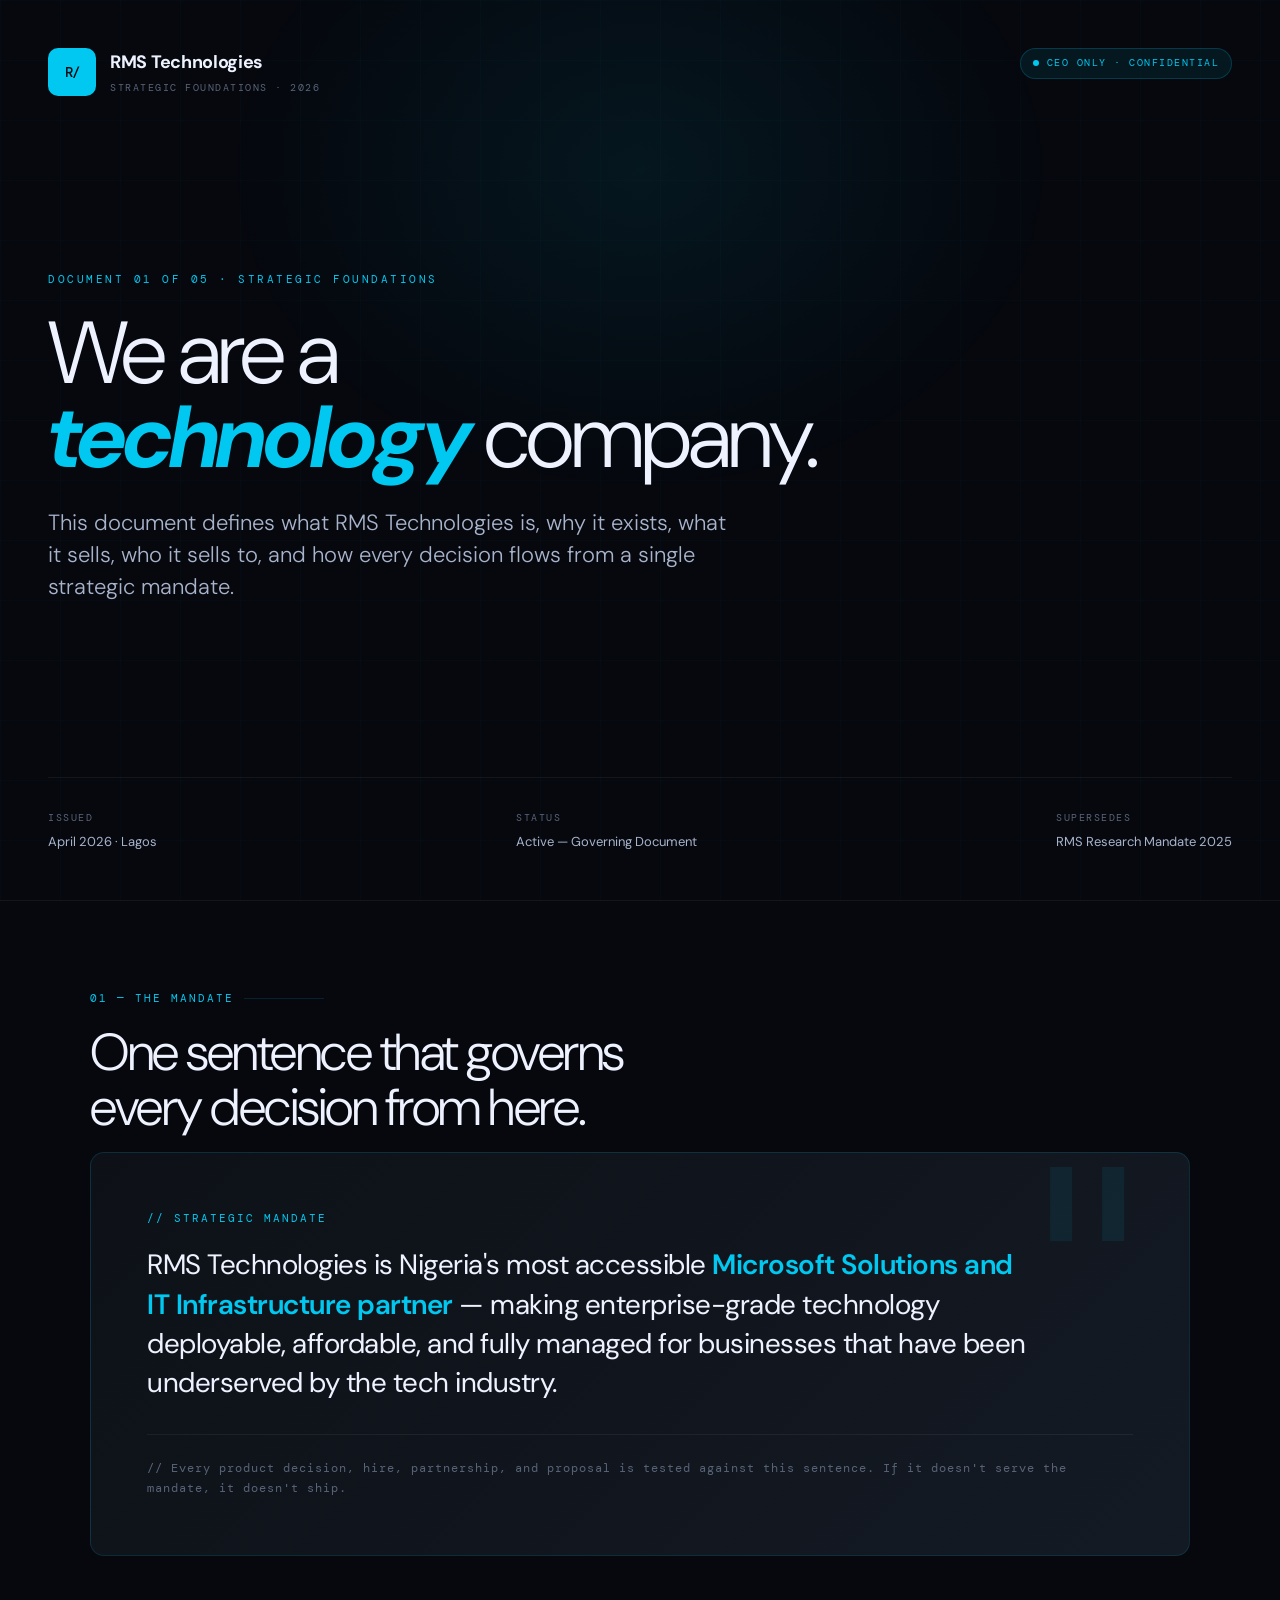
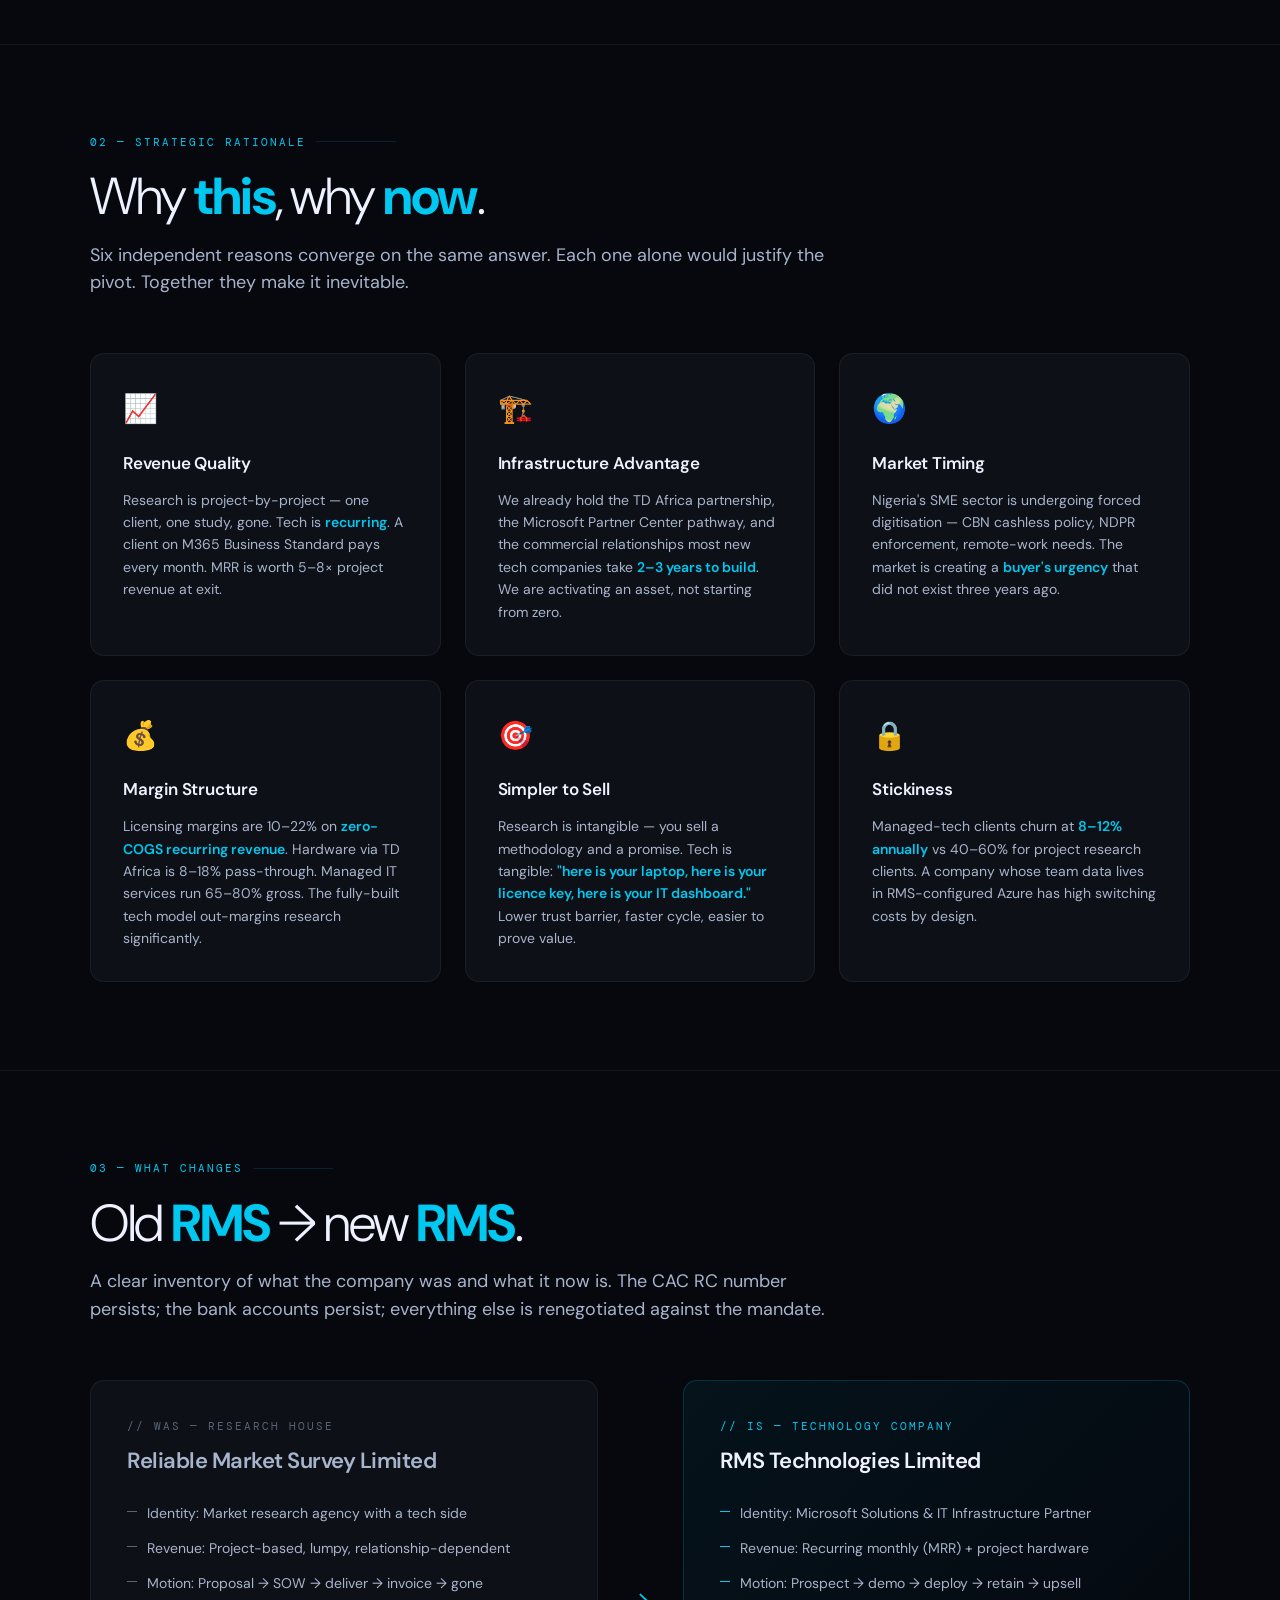
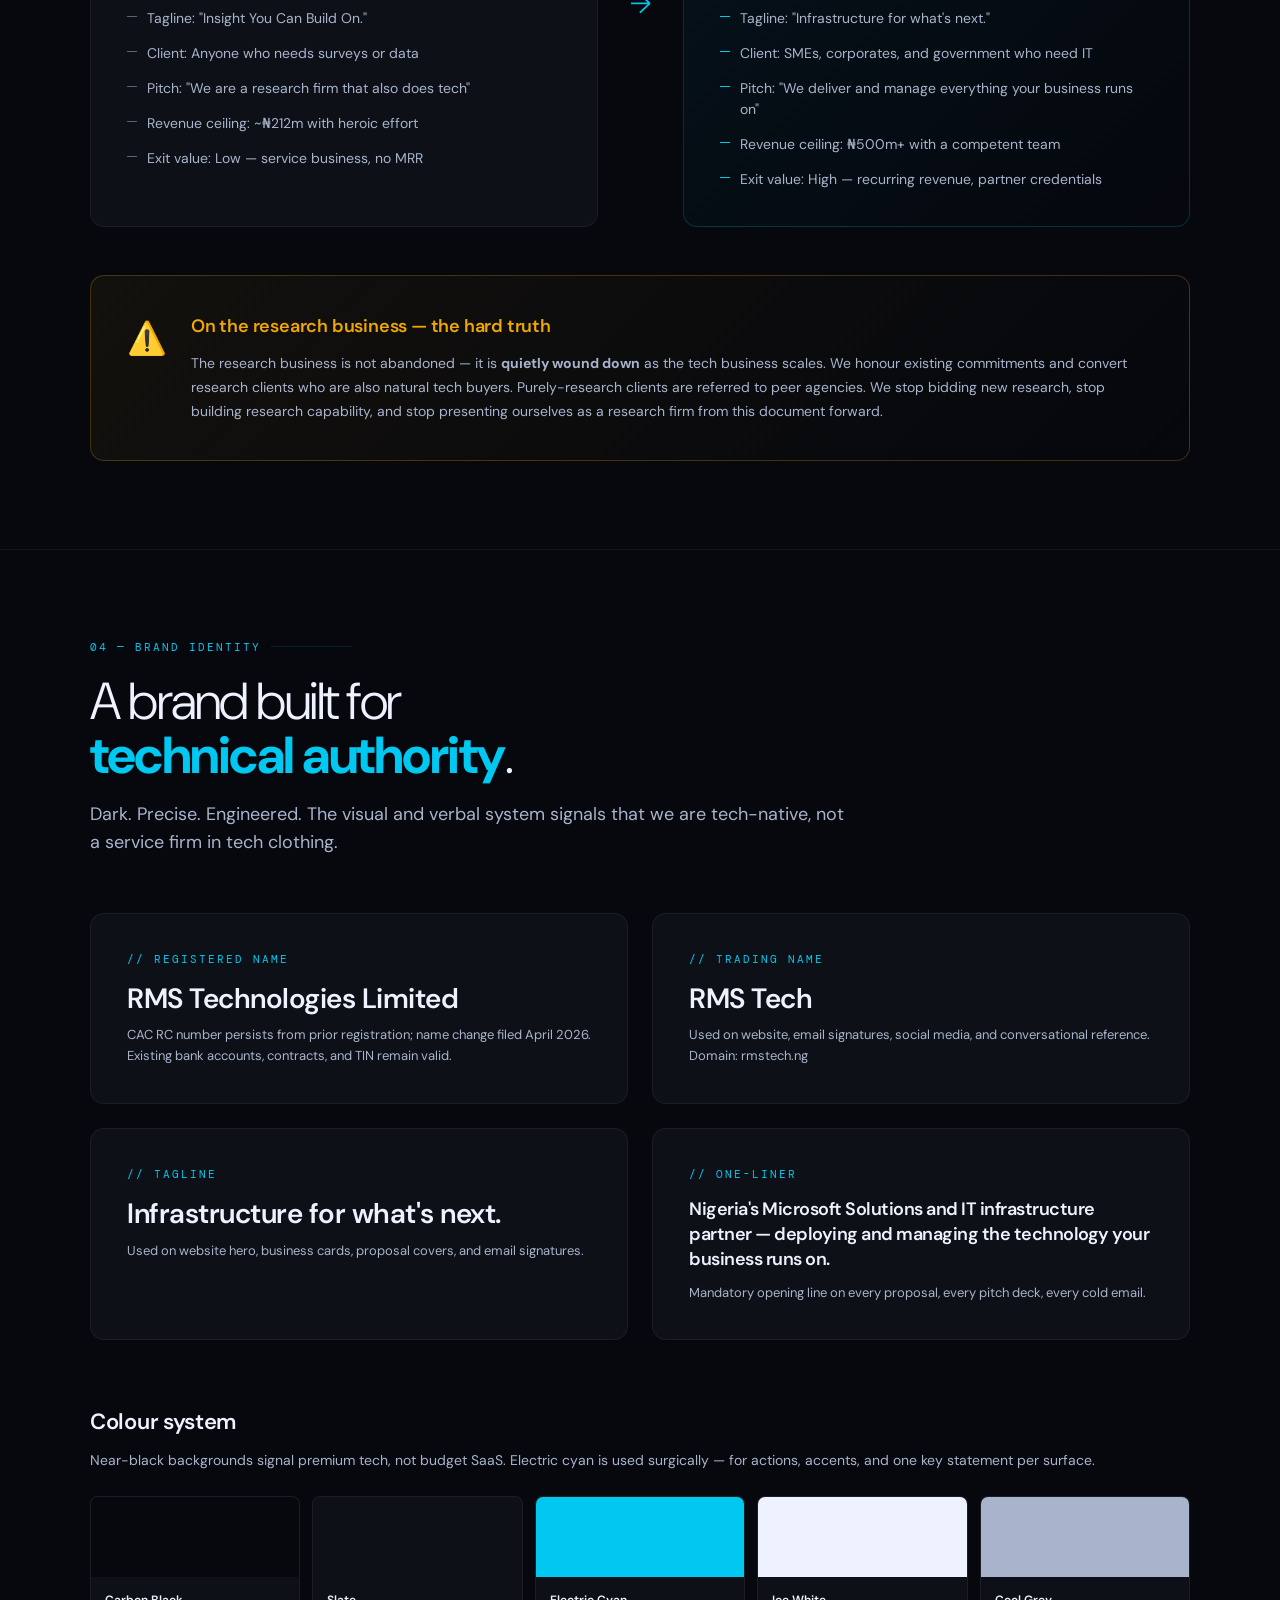
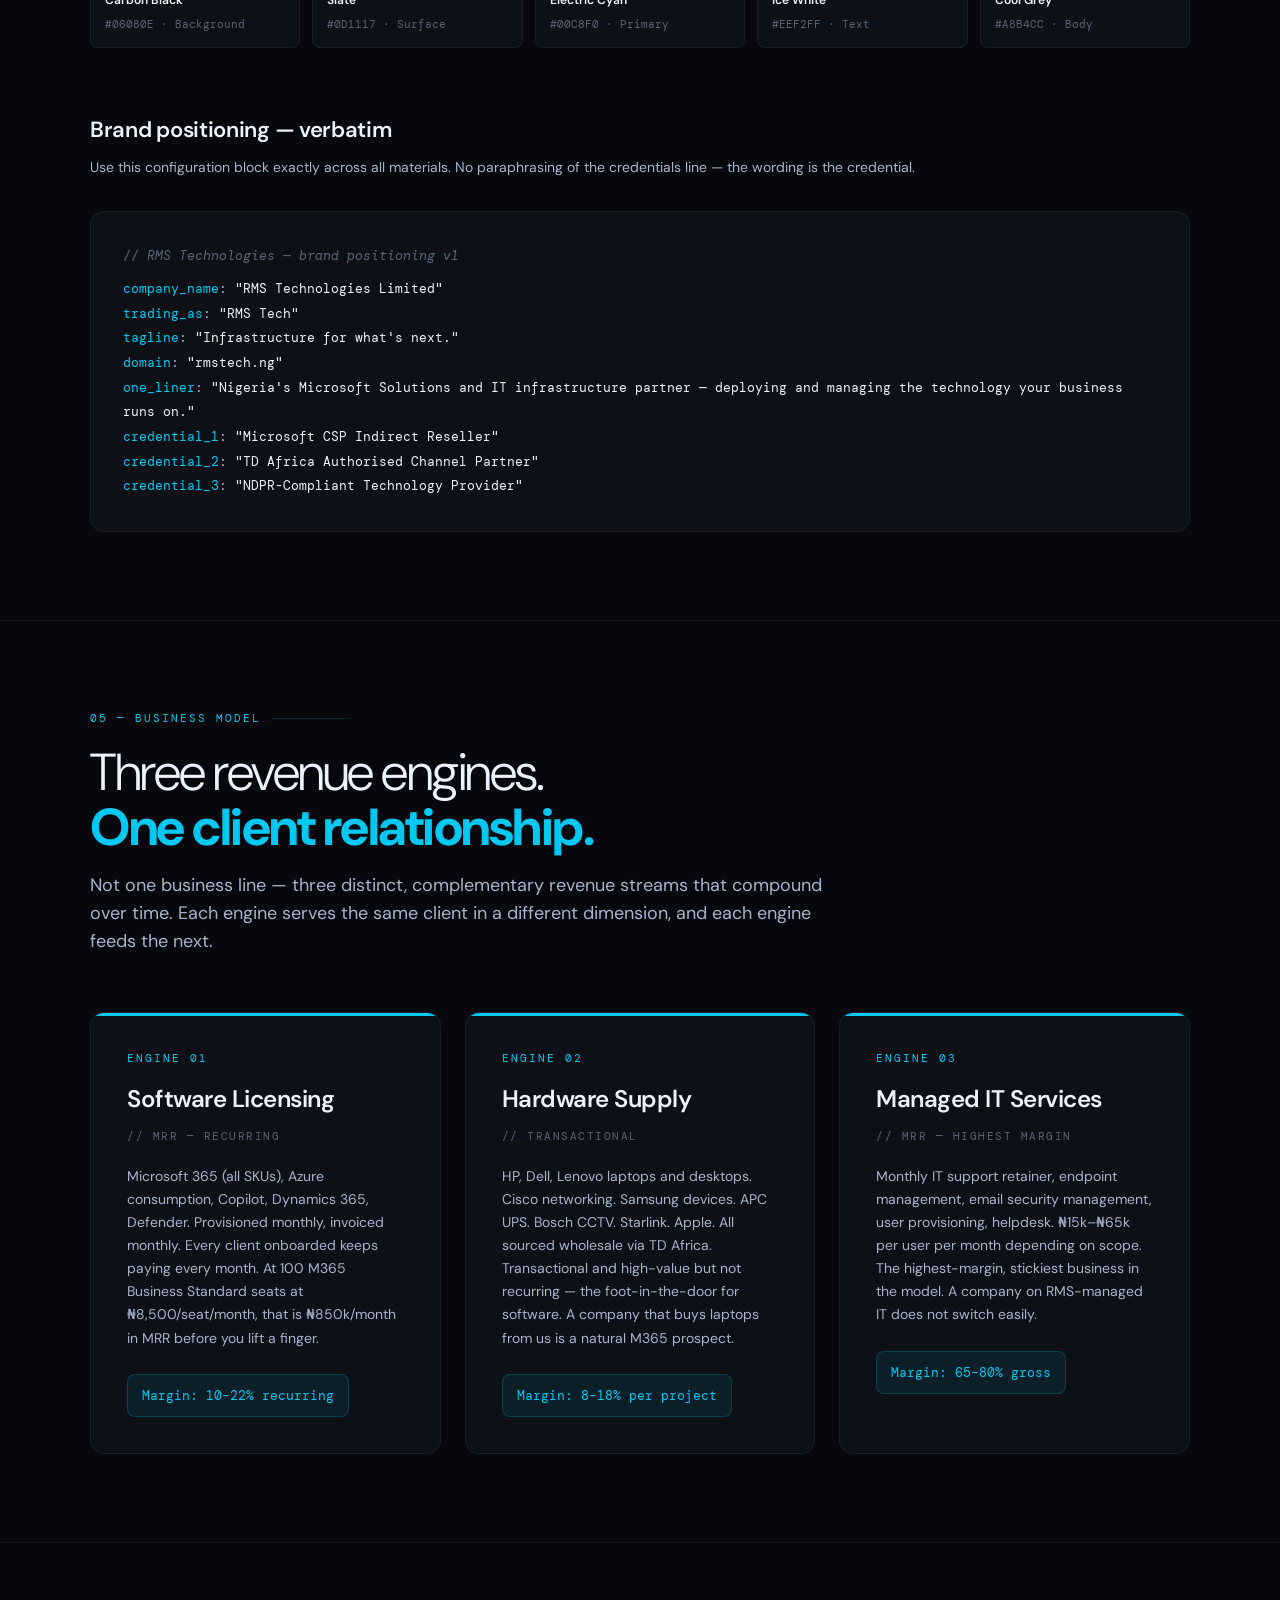
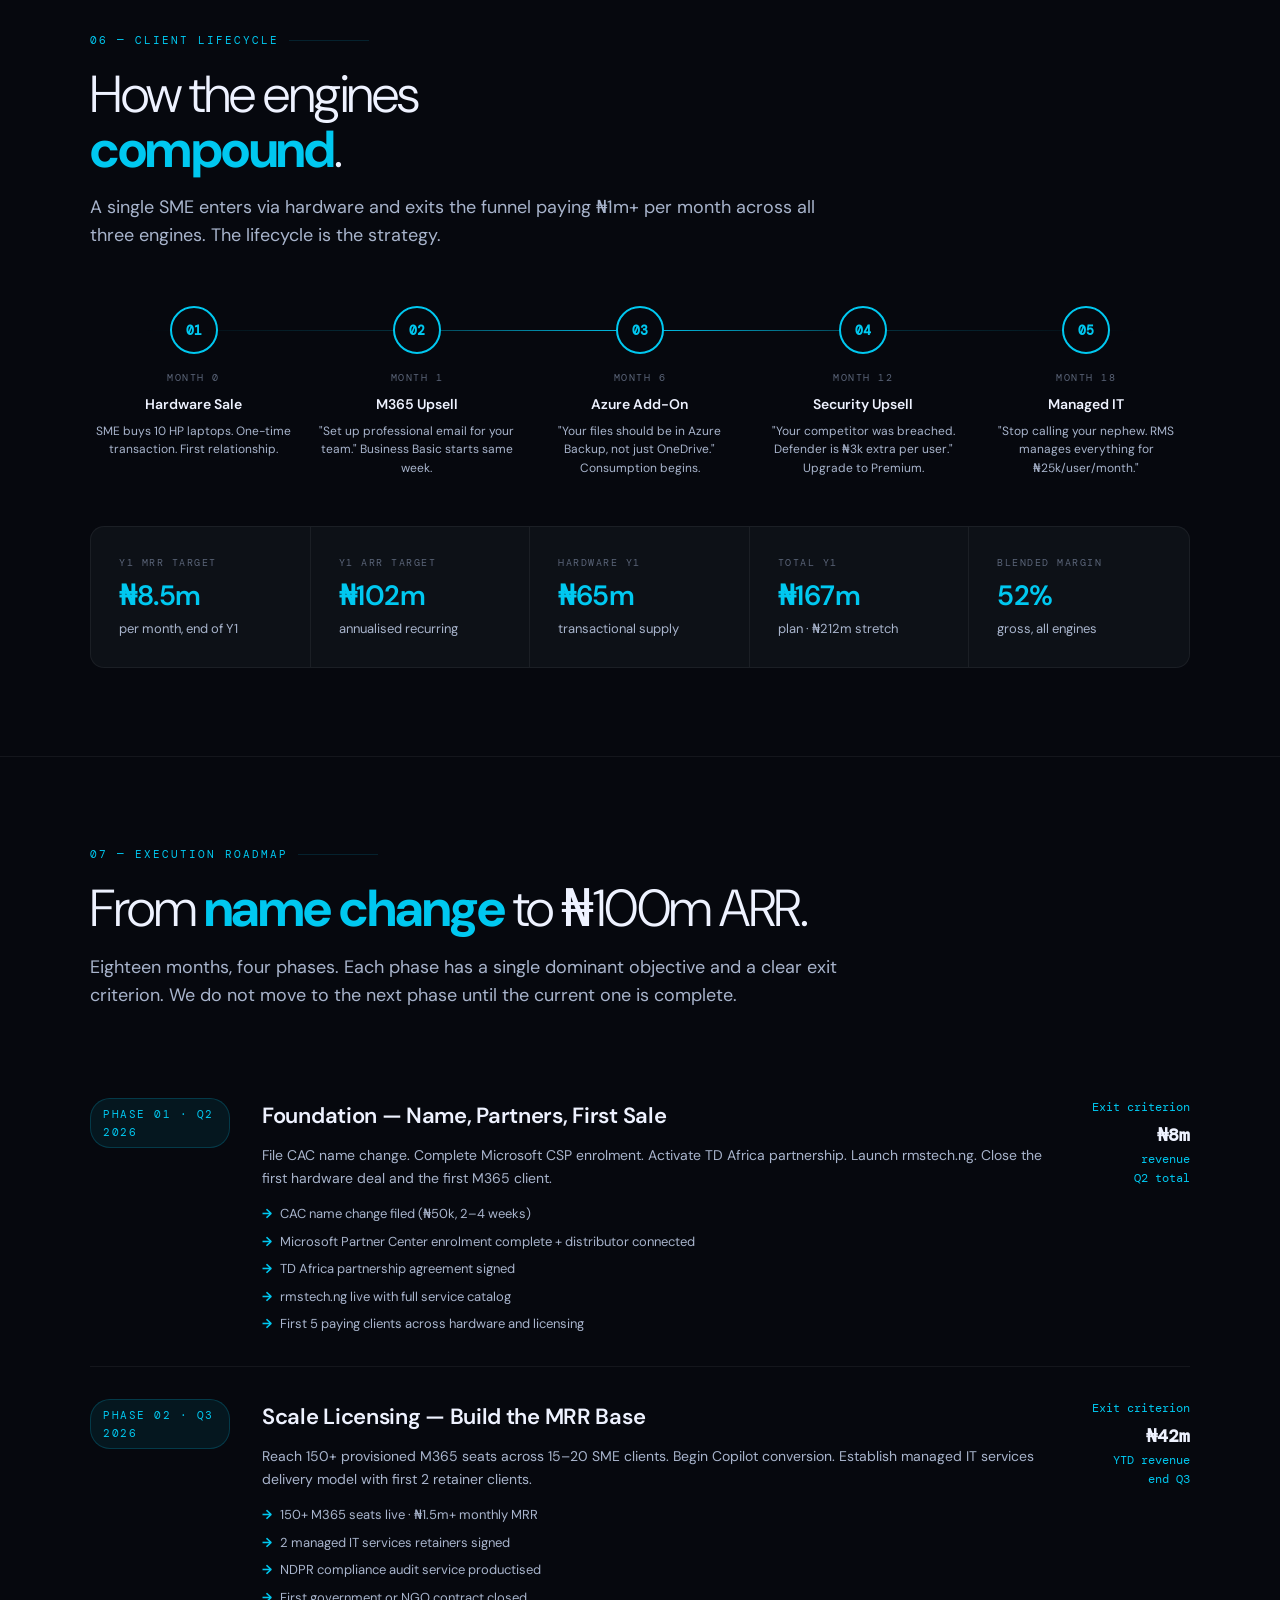
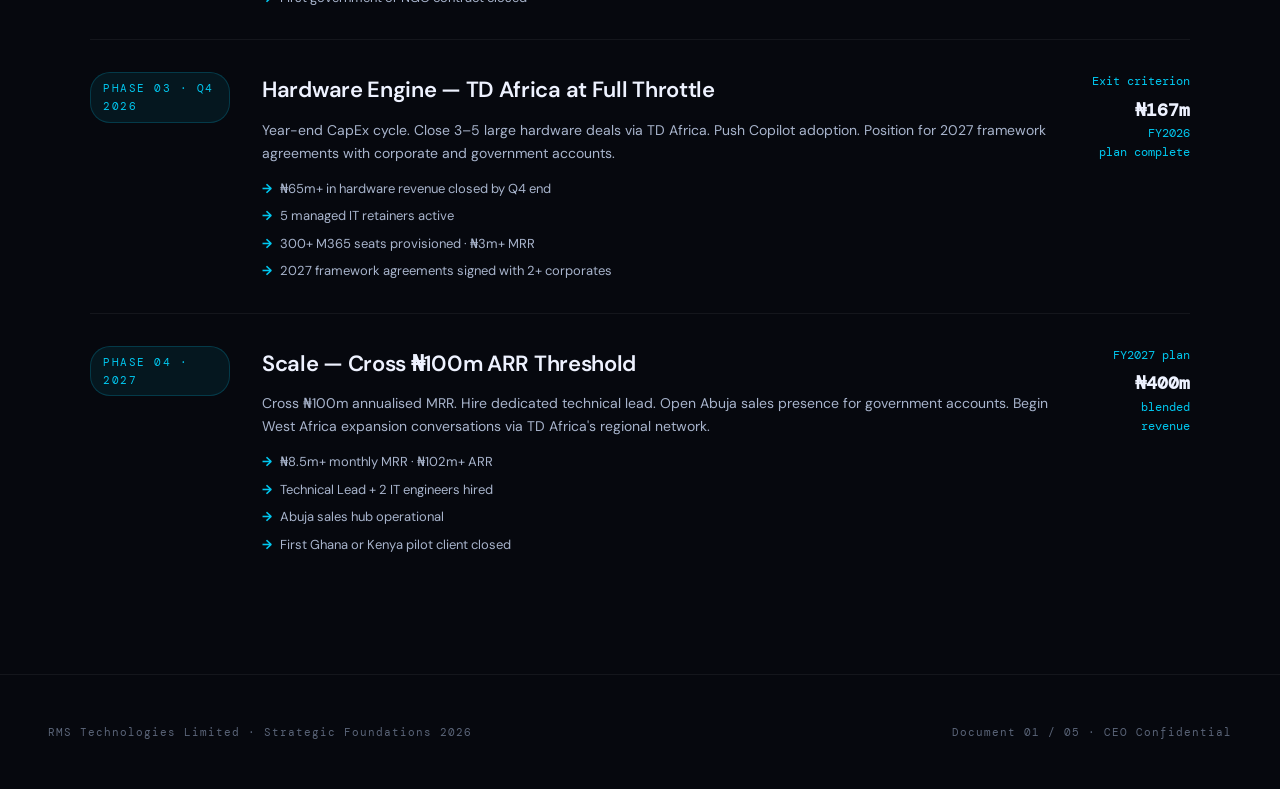
<file: RMS_Technologies_Strategic_Foundations_2026.html>
<!DOCTYPE html>
<html lang="en">
<head>
<meta charset="UTF-8">
<meta name="viewport" content="width=device-width,initial-scale=1.0">
<title>RMS Technologies — Strategic Foundations 2026</title>
<link href="https://fonts.googleapis.com/css2?family=DM+Sans:ital,opsz,wght@0,9..40,300;0,9..40,400;0,9..40,500;0,9..40,600;0,9..40,700;1,9..40,400&family=DM+Mono:wght@400;500&display=swap" rel="stylesheet">
<style>
:root{
  --bg:#06080E;--bg2:#0D1117;--bg3:#141A24;--bg4:#1C2535;
  --cyan:#00C8F0;--cyan2:#00A0C0;--cg:rgba(0,200,240,0.08);--cb:rgba(0,200,240,0.2);
  --white:#EEF2FF;--w2:#A8B4CC;--w3:#5A6478;--w4:#2E3648;
  --rule:rgba(255,255,255,0.06);--rule2:rgba(0,200,240,0.14);
  --green:#00D4A0;--amber:#F0A800;--red:#FF5C7A;
  --r:8px;--rl:14px;
}
*,*::before,*::after{box-sizing:border-box;margin:0;padding:0}
html{font-size:15px;scroll-behavior:smooth}
body{font-family:'DM Sans',sans-serif;background:var(--bg);color:var(--white);line-height:1.65;overflow-x:hidden}

body::before{content:'';position:fixed;inset:0;z-index:0;pointer-events:none;
  background-image:linear-gradient(rgba(0,200,240,0.025)1px,transparent 1px),linear-gradient(90deg,rgba(0,200,240,0.025)1px,transparent 1px);
  background-size:60px 60px}
body::after{content:'';position:fixed;top:-20%;left:50%;transform:translateX(-50%);
  width:900px;height:700px;z-index:0;pointer-events:none;
  background:radial-gradient(ellipse at center,rgba(0,200,240,0.08)0%,transparent 65%)}

/* COVER */
.cover{min-height:100vh;display:flex;flex-direction:column;justify-content:space-between;padding:48px;position:relative;z-index:1}
.cover-top{display:flex;justify-content:space-between;align-items:flex-start}
.mark{display:flex;align-items:center;gap:14px}
.mark-box{width:48px;height:48px;background:var(--cyan);border-radius:10px;display:flex;align-items:center;justify-content:center;font-family:'DM Mono',monospace;font-weight:500;color:var(--bg);font-size:14px;letter-spacing:-.5px}
.mark-text{font-weight:700;font-size:18px;letter-spacing:-.3px}
.mark-sub{font-family:'DM Mono',monospace;font-size:10px;color:var(--w3);letter-spacing:1.5px;text-transform:uppercase;margin-top:2px}
.classified{display:inline-flex;align-items:center;gap:8px;font-family:'DM Mono',monospace;font-size:10px;color:var(--cyan);padding:6px 12px;border:1px solid var(--cb);border-radius:20px;background:var(--cg);letter-spacing:1.5px;text-transform:uppercase}
.classified::before{content:'';width:6px;height:6px;border-radius:50%;background:var(--cyan)}
.cover-center{max-width:900px}
.cover-meta{font-family:'DM Mono',monospace;font-size:11px;color:var(--cyan);letter-spacing:2.5px;text-transform:uppercase;margin-bottom:24px}
.cover-title{font-size:88px;font-weight:300;line-height:.95;letter-spacing:-3px;margin-bottom:28px}
.cover-title b{font-weight:700;color:var(--cyan);font-style:italic}
.cover-tagline{font-size:22px;color:var(--w2);max-width:680px;font-weight:300;line-height:1.45}
.cover-bottom{display:flex;justify-content:space-between;align-items:flex-end;padding-top:32px;border-top:1px solid var(--rule)}
.cover-meta-block{display:flex;flex-direction:column;gap:4px}
.cover-meta-label{font-family:'DM Mono',monospace;font-size:10px;color:var(--w3);letter-spacing:1.5px;text-transform:uppercase}
.cover-meta-value{font-size:13px;color:var(--w2)}

/* SECTIONS */
section{position:relative;z-index:1;padding:88px 48px;border-top:1px solid var(--rule)}
.container{max-width:1100px;margin:0 auto}
.s-num{font-family:'DM Mono',monospace;font-size:11px;color:var(--cyan);letter-spacing:2px;text-transform:uppercase;margin-bottom:18px;display:flex;align-items:center;gap:10px}
.s-num::after{content:'';flex:1;height:1px;background:var(--rule2);max-width:80px}
.s-title{font-size:52px;font-weight:300;letter-spacing:-1.5px;line-height:1.05;margin-bottom:18px}
.s-title b{font-weight:700;color:var(--cyan)}
.s-lede{font-size:18px;color:var(--w2);max-width:760px;line-height:1.55;margin-bottom:56px}

/* MANDATE STATEMENT */
.mandate{background:linear-gradient(135deg,var(--bg2)0%,var(--bg3)100%);border:1px solid var(--rule2);border-radius:var(--rl);padding:56px;position:relative;overflow:hidden}
.mandate::before{content:'"';position:absolute;top:-20px;right:30px;font-size:240px;color:var(--cyan);opacity:.08;font-family:'DM Mono',monospace;line-height:1}
.mandate-label{font-family:'DM Mono',monospace;font-size:11px;color:var(--cyan);letter-spacing:2px;text-transform:uppercase;margin-bottom:18px}
.mandate-text{font-size:28px;font-weight:400;line-height:1.4;letter-spacing:-.5px;max-width:880px}
.mandate-text b{color:var(--cyan);font-weight:600}
.mandate-foot{margin-top:32px;padding-top:24px;border-top:1px solid var(--rule);font-family:'DM Mono',monospace;font-size:12px;color:var(--w3);letter-spacing:1px}

/* WHY CARDS */
.why-grid{display:grid;grid-template-columns:repeat(3,1fr);gap:24px;margin-top:48px}
.why-card{background:var(--bg2);border:1px solid var(--rule);border-radius:var(--rl);padding:32px;transition:all .25s;position:relative}
.why-card:hover{border-color:var(--cb);transform:translateY(-3px)}
.why-icon{font-size:28px;margin-bottom:16px;display:block}
.why-title{font-size:17px;font-weight:600;margin-bottom:12px;letter-spacing:-.2px}
.why-text{font-size:14px;color:var(--w2);line-height:1.6}
.why-text b{color:var(--cyan);font-weight:600}

/* COMPARISON */
.compare{display:grid;grid-template-columns:1fr auto 1fr;gap:32px;align-items:stretch;margin-top:40px}
.compare-col{padding:36px;border-radius:var(--rl)}
.compare-old{background:var(--bg2);border:1px solid var(--rule)}
.compare-new{background:linear-gradient(135deg,rgba(0,200,240,0.06)0%,transparent 100%);border:1px solid var(--cb)}
.compare-label{font-family:'DM Mono',monospace;font-size:11px;letter-spacing:2px;text-transform:uppercase;margin-bottom:8px}
.compare-old .compare-label{color:var(--w3)}
.compare-new .compare-label{color:var(--cyan)}
.compare-head{font-size:22px;font-weight:600;letter-spacing:-.5px;margin-bottom:24px}
.compare-old .compare-head{color:var(--w2)}
.compare-list{list-style:none;display:flex;flex-direction:column;gap:14px}
.compare-list li{font-size:14px;color:var(--w2);padding-left:20px;position:relative;line-height:1.5}
.compare-list li::before{content:'';position:absolute;left:0;top:8px;width:10px;height:1px;background:var(--w3)}
.compare-new .compare-list li::before{background:var(--cyan)}
.compare-arrow{display:flex;align-items:center;justify-content:center;font-size:28px;color:var(--cyan);font-weight:300}

/* BRAND BLOCK */
.brand-block{display:grid;grid-template-columns:1fr 1fr;gap:24px;margin-top:40px}
.brand-card{background:var(--bg2);border:1px solid var(--rule);border-radius:var(--rl);padding:36px}
.brand-card-label{font-family:'DM Mono',monospace;font-size:11px;color:var(--cyan);letter-spacing:2px;text-transform:uppercase;margin-bottom:14px}
.brand-card-value{font-size:28px;font-weight:600;letter-spacing:-.5px;line-height:1.2;margin-bottom:10px}
.brand-card-note{font-size:13px;color:var(--w2);line-height:1.6}

.swatch-row{display:flex;gap:12px;margin-top:24px;flex-wrap:wrap}
.swatch{flex:1;min-width:140px;background:var(--bg2);border:1px solid var(--rule);border-radius:var(--r);overflow:hidden}
.swatch-color{height:80px}
.swatch-meta{padding:14px;display:flex;flex-direction:column;gap:4px}
.swatch-name{font-size:12px;font-weight:600}
.swatch-hex{font-family:'DM Mono',monospace;font-size:11px;color:var(--w3)}

.code-block{background:var(--bg2);border:1px solid var(--rule);border-radius:var(--rl);padding:32px;margin-top:32px;font-family:'DM Mono',monospace;font-size:13px;line-height:1.9;color:var(--w2);overflow-x:auto}
.code-key{color:var(--cyan)}
.code-val{color:var(--white)}
.code-comment{color:var(--w3);font-style:italic;display:block;margin-bottom:8px}

/* ENGINES */
.engines-grid{display:grid;grid-template-columns:repeat(3,1fr);gap:24px;margin-top:48px}
.engine-card{background:var(--bg2);border:1px solid var(--rule);border-radius:var(--rl);padding:36px;position:relative;overflow:hidden}
.engine-card::before{content:'';position:absolute;top:0;left:0;right:0;height:3px;background:var(--cyan)}
.engine-num{font-family:'DM Mono',monospace;font-size:11px;color:var(--cyan);letter-spacing:2px;text-transform:uppercase;margin-bottom:12px}
.engine-title{font-size:24px;font-weight:600;letter-spacing:-.5px;margin-bottom:8px}
.engine-sub{font-family:'DM Mono',monospace;font-size:11px;color:var(--w3);letter-spacing:1.5px;text-transform:uppercase;margin-bottom:20px}
.engine-text{font-size:14px;color:var(--w2);line-height:1.65;margin-bottom:24px}
.engine-stat{font-family:'DM Mono',monospace;font-size:13px;color:var(--cyan);padding:10px 14px;background:var(--cg);border-radius:var(--r);border:1px solid var(--cb);display:inline-block}

/* LIFECYCLE */
.cycle{display:grid;grid-template-columns:repeat(5,1fr);gap:16px;margin-top:48px;position:relative}
.cycle::before{content:'';position:absolute;top:24px;left:5%;right:5%;height:1px;background:linear-gradient(90deg,transparent,var(--cb),var(--cyan),var(--cb),transparent);z-index:0}
.cycle-step{position:relative;z-index:1;text-align:center}
.cycle-dot{width:48px;height:48px;border-radius:50%;background:var(--bg);border:2px solid var(--cyan);margin:0 auto 16px;display:flex;align-items:center;justify-content:center;font-family:'DM Mono',monospace;font-size:13px;color:var(--cyan);font-weight:600}
.cycle-when{font-family:'DM Mono',monospace;font-size:10px;color:var(--w3);letter-spacing:1.5px;text-transform:uppercase;margin-bottom:6px}
.cycle-title{font-size:14px;font-weight:600;margin-bottom:6px}
.cycle-text{font-size:12px;color:var(--w2);line-height:1.55}

/* METRICS */
.metrics{display:grid;grid-template-columns:repeat(5,1fr);gap:0;margin-top:48px;border:1px solid var(--rule);border-radius:var(--rl);overflow:hidden;background:var(--bg2)}
.metric{padding:28px;border-right:1px solid var(--rule)}
.metric:last-child{border-right:none}
.metric-label{font-family:'DM Mono',monospace;font-size:10px;color:var(--w3);letter-spacing:1.5px;text-transform:uppercase;margin-bottom:10px}
.metric-value{font-size:28px;font-weight:600;color:var(--cyan);letter-spacing:-.5px;line-height:1.1}
.metric-unit{font-size:13px;color:var(--w2);margin-top:6px;font-weight:400}

/* ROADMAP */
.roadmap{margin-top:48px;display:flex;flex-direction:column;gap:0}
.phase{display:grid;grid-template-columns:140px 1fr auto;gap:32px;padding:32px 0;border-bottom:1px solid var(--rule);align-items:start}
.phase:last-child{border-bottom:none}
.phase-tag{font-family:'DM Mono',monospace;font-size:11px;color:var(--cyan);letter-spacing:1.5px;text-transform:uppercase;background:var(--cg);border:1px solid var(--cb);padding:6px 12px;border-radius:20px;display:inline-block;align-self:start}
.phase-body{}
.phase-title{font-size:22px;font-weight:600;letter-spacing:-.3px;margin-bottom:10px}
.phase-text{font-size:14px;color:var(--w2);line-height:1.65;margin-bottom:14px}
.phase-items{list-style:none;display:flex;flex-direction:column;gap:8px}
.phase-items li{font-size:13px;color:var(--w2);padding-left:18px;position:relative;line-height:1.5}
.phase-items li::before{content:'→';position:absolute;left:0;color:var(--cyan);font-weight:700}
.phase-target{font-family:'DM Mono',monospace;font-size:12px;color:var(--cyan);text-align:right;line-height:1.6}
.phase-target b{display:block;font-size:18px;color:var(--white);font-weight:600;margin-top:4px}

/* WIND-DOWN BLOCK */
.warn-block{background:linear-gradient(135deg,rgba(240,168,0,0.06)0%,transparent 100%);border:1px solid rgba(240,168,0,0.25);border-radius:var(--rl);padding:36px;margin-top:48px;display:grid;grid-template-columns:auto 1fr;gap:24px;align-items:start}
.warn-icon{font-size:32px}
.warn-title{font-size:18px;font-weight:600;color:var(--amber);margin-bottom:10px;letter-spacing:-.2px}
.warn-text{font-size:14px;color:var(--w2);line-height:1.7}

/* FOOTER */
footer{padding:48px;border-top:1px solid var(--rule);position:relative;z-index:1;display:flex;justify-content:space-between;align-items:center;font-family:'DM Mono',monospace;font-size:11px;color:var(--w3);letter-spacing:1px}

@media(max-width:900px){
  .cover-title{font-size:54px}.s-title{font-size:36px}
  .why-grid,.engines-grid{grid-template-columns:1fr}
  .compare{grid-template-columns:1fr}.compare-arrow{transform:rotate(90deg);padding:8px 0}
  .brand-block{grid-template-columns:1fr}
  .cycle{grid-template-columns:1fr;gap:24px}.cycle::before{display:none}
  .metrics{grid-template-columns:1fr 1fr}.metric{border-right:none;border-bottom:1px solid var(--rule)}
  .phase{grid-template-columns:1fr}.phase-target{text-align:left}
  section{padding:64px 24px}.cover{padding:24px}
}
</style>
</head>
<body>

<!-- COVER -->
<div class="cover">
  <div class="cover-top">
    <div class="mark">
      <div class="mark-box">R/</div>
      <div>
        <div class="mark-text">RMS Technologies</div>
        <div class="mark-sub">Strategic Foundations · 2026</div>
      </div>
    </div>
    <div class="classified">CEO Only · Confidential</div>
  </div>
  <div class="cover-center">
    <div class="cover-meta">Document 01 of 05 · Strategic Foundations</div>
    <h1 class="cover-title">We are a<br><b>technology</b> company.</h1>
    <p class="cover-tagline">This document defines what RMS Technologies is, why it exists, what it sells, who it sells to, and how every decision flows from a single strategic mandate.</p>
  </div>
  <div class="cover-bottom">
    <div class="cover-meta-block">
      <div class="cover-meta-label">Issued</div>
      <div class="cover-meta-value">April 2026 · Lagos</div>
    </div>
    <div class="cover-meta-block">
      <div class="cover-meta-label">Status</div>
      <div class="cover-meta-value">Active — Governing Document</div>
    </div>
    <div class="cover-meta-block">
      <div class="cover-meta-label">Supersedes</div>
      <div class="cover-meta-value">RMS Research Mandate 2025</div>
    </div>
  </div>
</div>

<!-- THE MANDATE -->
<section>
  <div class="container">
    <div class="s-num">01 — The Mandate</div>
    <h2 class="s-title">One sentence that governs<br>every decision from here.</h2>
    <div class="mandate">
      <div class="mandate-label">// Strategic Mandate</div>
      <p class="mandate-text">RMS Technologies is Nigeria's most accessible <b>Microsoft Solutions and IT Infrastructure partner</b> — making enterprise-grade technology deployable, affordable, and fully managed for businesses that have been underserved by the tech industry.</p>
      <div class="mandate-foot">// Every product decision, hire, partnership, and proposal is tested against this sentence. If it doesn't serve the mandate, it doesn't ship.</div>
    </div>
  </div>
</section>

<!-- WHY -->
<section>
  <div class="container">
    <div class="s-num">02 — Strategic Rationale</div>
    <h2 class="s-title">Why <b>this</b>, why <b>now</b>.</h2>
    <p class="s-lede">Six independent reasons converge on the same answer. Each one alone would justify the pivot. Together they make it inevitable.</p>
    <div class="why-grid">
      <div class="why-card">
        <span class="why-icon">📈</span>
        <div class="why-title">Revenue Quality</div>
        <p class="why-text">Research is project-by-project — one client, one study, gone. Tech is <b>recurring</b>. A client on M365 Business Standard pays every month. MRR is worth 5–8× project revenue at exit.</p>
      </div>
      <div class="why-card">
        <span class="why-icon">🏗️</span>
        <div class="why-title">Infrastructure Advantage</div>
        <p class="why-text">We already hold the TD Africa partnership, the Microsoft Partner Center pathway, and the commercial relationships most new tech companies take <b>2–3 years to build</b>. We are activating an asset, not starting from zero.</p>
      </div>
      <div class="why-card">
        <span class="why-icon">🌍</span>
        <div class="why-title">Market Timing</div>
        <p class="why-text">Nigeria's SME sector is undergoing forced digitisation — CBN cashless policy, NDPR enforcement, remote-work needs. The market is creating a <b>buyer's urgency</b> that did not exist three years ago.</p>
      </div>
      <div class="why-card">
        <span class="why-icon">💰</span>
        <div class="why-title">Margin Structure</div>
        <p class="why-text">Licensing margins are 10–22% on <b>zero-COGS recurring revenue</b>. Hardware via TD Africa is 8–18% pass-through. Managed IT services run 65–80% gross. The fully-built tech model out-margins research significantly.</p>
      </div>
      <div class="why-card">
        <span class="why-icon">🎯</span>
        <div class="why-title">Simpler to Sell</div>
        <p class="why-text">Research is intangible — you sell a methodology and a promise. Tech is tangible: <b>"here is your laptop, here is your licence key, here is your IT dashboard."</b> Lower trust barrier, faster cycle, easier to prove value.</p>
      </div>
      <div class="why-card">
        <span class="why-icon">🔒</span>
        <div class="why-title">Stickiness</div>
        <p class="why-text">Managed-tech clients churn at <b>8–12% annually</b> vs 40–60% for project research clients. A company whose team data lives in RMS-configured Azure has high switching costs by design.</p>
      </div>
    </div>
  </div>
</section>

<!-- WHAT CHANGES -->
<section>
  <div class="container">
    <div class="s-num">03 — What Changes</div>
    <h2 class="s-title">Old <b>RMS</b> → new <b>RMS</b>.</h2>
    <p class="s-lede">A clear inventory of what the company was and what it now is. The CAC RC number persists; the bank accounts persist; everything else is renegotiated against the mandate.</p>
    <div class="compare">
      <div class="compare-col compare-old">
        <div class="compare-label">// Was — Research House</div>
        <div class="compare-head">Reliable Market Survey Limited</div>
        <ul class="compare-list">
          <li>Identity: Market research agency with a tech side</li>
          <li>Revenue: Project-based, lumpy, relationship-dependent</li>
          <li>Motion: Proposal → SOW → deliver → invoice → gone</li>
          <li>Tagline: "Insight You Can Build On."</li>
          <li>Client: Anyone who needs surveys or data</li>
          <li>Pitch: "We are a research firm that also does tech"</li>
          <li>Revenue ceiling: ~₦212m with heroic effort</li>
          <li>Exit value: Low — service business, no MRR</li>
        </ul>
      </div>
      <div class="compare-arrow">→</div>
      <div class="compare-col compare-new">
        <div class="compare-label">// Is — Technology Company</div>
        <div class="compare-head">RMS Technologies Limited</div>
        <ul class="compare-list">
          <li>Identity: Microsoft Solutions & IT Infrastructure Partner</li>
          <li>Revenue: Recurring monthly (MRR) + project hardware</li>
          <li>Motion: Prospect → demo → deploy → retain → upsell</li>
          <li>Tagline: "Infrastructure for what's next."</li>
          <li>Client: SMEs, corporates, and government who need IT</li>
          <li>Pitch: "We deliver and manage everything your business runs on"</li>
          <li>Revenue ceiling: ₦500m+ with a competent team</li>
          <li>Exit value: High — recurring revenue, partner credentials</li>
        </ul>
      </div>
    </div>

    <div class="warn-block">
      <div class="warn-icon">⚠️</div>
      <div>
        <div class="warn-title">On the research business — the hard truth</div>
        <p class="warn-text">The research business is not abandoned — it is <b>quietly wound down</b> as the tech business scales. We honour existing commitments and convert research clients who are also natural tech buyers. Purely-research clients are referred to peer agencies. We stop bidding new research, stop building research capability, and stop presenting ourselves as a research firm from this document forward.</p>
      </div>
    </div>
  </div>
</section>

<!-- BRAND -->
<section>
  <div class="container">
    <div class="s-num">04 — Brand Identity</div>
    <h2 class="s-title">A brand built for<br><b>technical authority</b>.</h2>
    <p class="s-lede">Dark. Precise. Engineered. The visual and verbal system signals that we are tech-native, not a service firm in tech clothing.</p>

    <div class="brand-block">
      <div class="brand-card">
        <div class="brand-card-label">// Registered Name</div>
        <div class="brand-card-value">RMS Technologies Limited</div>
        <div class="brand-card-note">CAC RC number persists from prior registration; name change filed April 2026. Existing bank accounts, contracts, and TIN remain valid.</div>
      </div>
      <div class="brand-card">
        <div class="brand-card-label">// Trading Name</div>
        <div class="brand-card-value">RMS Tech</div>
        <div class="brand-card-note">Used on website, email signatures, social media, and conversational reference. Domain: rmstech.ng</div>
      </div>
      <div class="brand-card">
        <div class="brand-card-label">// Tagline</div>
        <div class="brand-card-value">Infrastructure for what's next.</div>
        <div class="brand-card-note">Used on website hero, business cards, proposal covers, and email signatures.</div>
      </div>
      <div class="brand-card">
        <div class="brand-card-label">// One-Liner</div>
        <div class="brand-card-value" style="font-size:18px;line-height:1.4">Nigeria's Microsoft Solutions and IT infrastructure partner — deploying and managing the technology your business runs on.</div>
        <div class="brand-card-note">Mandatory opening line on every proposal, every pitch deck, every cold email.</div>
      </div>
    </div>

    <h3 style="font-size:22px;font-weight:600;margin-top:64px;margin-bottom:8px;letter-spacing:-.3px">Colour system</h3>
    <p style="font-size:14px;color:var(--w2);margin-bottom:20px">Near-black backgrounds signal premium tech, not budget SaaS. Electric cyan is used surgically — for actions, accents, and one key statement per surface.</p>
    <div class="swatch-row">
      <div class="swatch"><div class="swatch-color" style="background:#06080E"></div><div class="swatch-meta"><div class="swatch-name">Carbon Black</div><div class="swatch-hex">#06080E · Background</div></div></div>
      <div class="swatch"><div class="swatch-color" style="background:#0D1117"></div><div class="swatch-meta"><div class="swatch-name">Slate</div><div class="swatch-hex">#0D1117 · Surface</div></div></div>
      <div class="swatch"><div class="swatch-color" style="background:#00C8F0"></div><div class="swatch-meta"><div class="swatch-name">Electric Cyan</div><div class="swatch-hex">#00C8F0 · Primary</div></div></div>
      <div class="swatch"><div class="swatch-color" style="background:#EEF2FF"></div><div class="swatch-meta"><div class="swatch-name">Ice White</div><div class="swatch-hex">#EEF2FF · Text</div></div></div>
      <div class="swatch"><div class="swatch-color" style="background:#A8B4CC"></div><div class="swatch-meta"><div class="swatch-name">Cool Grey</div><div class="swatch-hex">#A8B4CC · Body</div></div></div>
    </div>

    <h3 style="font-size:22px;font-weight:600;margin-top:64px;margin-bottom:8px;letter-spacing:-.3px">Brand positioning — verbatim</h3>
    <p style="font-size:14px;color:var(--w2);margin-bottom:8px">Use this configuration block exactly across all materials. No paraphrasing of the credentials line — the wording is the credential.</p>
    <div class="code-block">
      <span class="code-comment">// RMS Technologies — brand positioning v1</span>
      <span class="code-key">company_name</span>: <span class="code-val">"RMS Technologies Limited"</span><br>
      <span class="code-key">trading_as</span>: <span class="code-val">"RMS Tech"</span><br>
      <span class="code-key">tagline</span>: <span class="code-val">"Infrastructure for what's next."</span><br>
      <span class="code-key">domain</span>: <span class="code-val">"rmstech.ng"</span><br>
      <span class="code-key">one_liner</span>: <span class="code-val">"Nigeria's Microsoft Solutions and IT infrastructure partner — deploying and managing the technology your business runs on."</span><br>
      <span class="code-key">credential_1</span>: <span class="code-val">"Microsoft CSP Indirect Reseller"</span><br>
      <span class="code-key">credential_2</span>: <span class="code-val">"TD Africa Authorised Channel Partner"</span><br>
      <span class="code-key">credential_3</span>: <span class="code-val">"NDPR-Compliant Technology Provider"</span>
    </div>
  </div>
</section>

<!-- BUSINESS MODEL -->
<section>
  <div class="container">
    <div class="s-num">05 — Business Model</div>
    <h2 class="s-title">Three revenue engines.<br><b>One client relationship.</b></h2>
    <p class="s-lede">Not one business line — three distinct, complementary revenue streams that compound over time. Each engine serves the same client in a different dimension, and each engine feeds the next.</p>

    <div class="engines-grid">
      <div class="engine-card">
        <div class="engine-num">Engine 01</div>
        <div class="engine-title">Software Licensing</div>
        <div class="engine-sub">// MRR — Recurring</div>
        <p class="engine-text">Microsoft 365 (all SKUs), Azure consumption, Copilot, Dynamics 365, Defender. Provisioned monthly, invoiced monthly. Every client onboarded keeps paying every month. At 100 M365 Business Standard seats at ₦8,500/seat/month, that is ₦850k/month in MRR before you lift a finger.</p>
        <div class="engine-stat">Margin: 10–22% recurring</div>
      </div>
      <div class="engine-card">
        <div class="engine-num">Engine 02</div>
        <div class="engine-title">Hardware Supply</div>
        <div class="engine-sub">// Transactional</div>
        <p class="engine-text">HP, Dell, Lenovo laptops and desktops. Cisco networking. Samsung devices. APC UPS. Bosch CCTV. Starlink. Apple. All sourced wholesale via TD Africa. Transactional and high-value but not recurring — the foot-in-the-door for software. A company that buys laptops from us is a natural M365 prospect.</p>
        <div class="engine-stat">Margin: 8–18% per project</div>
      </div>
      <div class="engine-card">
        <div class="engine-num">Engine 03</div>
        <div class="engine-title">Managed IT Services</div>
        <div class="engine-sub">// MRR — Highest Margin</div>
        <p class="engine-text">Monthly IT support retainer, endpoint management, email security management, user provisioning, helpdesk. ₦15k–₦65k per user per month depending on scope. The highest-margin, stickiest business in the model. A company on RMS-managed IT does not switch easily.</p>
        <div class="engine-stat">Margin: 65–80% gross</div>
      </div>
    </div>
  </div>
</section>

<!-- LIFECYCLE -->
<section>
  <div class="container">
    <div class="s-num">06 — Client Lifecycle</div>
    <h2 class="s-title">How the engines<br><b>compound</b>.</h2>
    <p class="s-lede">A single SME enters via hardware and exits the funnel paying ₦1m+ per month across all three engines. The lifecycle is the strategy.</p>

    <div class="cycle">
      <div class="cycle-step">
        <div class="cycle-dot">01</div>
        <div class="cycle-when">Month 0</div>
        <div class="cycle-title">Hardware Sale</div>
        <div class="cycle-text">SME buys 10 HP laptops. One-time transaction. First relationship.</div>
      </div>
      <div class="cycle-step">
        <div class="cycle-dot">02</div>
        <div class="cycle-when">Month 1</div>
        <div class="cycle-title">M365 Upsell</div>
        <div class="cycle-text">"Set up professional email for your team." Business Basic starts same week.</div>
      </div>
      <div class="cycle-step">
        <div class="cycle-dot">03</div>
        <div class="cycle-when">Month 6</div>
        <div class="cycle-title">Azure Add-On</div>
        <div class="cycle-text">"Your files should be in Azure Backup, not just OneDrive." Consumption begins.</div>
      </div>
      <div class="cycle-step">
        <div class="cycle-dot">04</div>
        <div class="cycle-when">Month 12</div>
        <div class="cycle-title">Security Upsell</div>
        <div class="cycle-text">"Your competitor was breached. Defender is ₦3k extra per user." Upgrade to Premium.</div>
      </div>
      <div class="cycle-step">
        <div class="cycle-dot">05</div>
        <div class="cycle-when">Month 18</div>
        <div class="cycle-title">Managed IT</div>
        <div class="cycle-text">"Stop calling your nephew. RMS manages everything for ₦25k/user/month."</div>
      </div>
    </div>

    <div class="metrics">
      <div class="metric">
        <div class="metric-label">Y1 MRR target</div>
        <div class="metric-value">₦8.5m</div>
        <div class="metric-unit">per month, end of Y1</div>
      </div>
      <div class="metric">
        <div class="metric-label">Y1 ARR target</div>
        <div class="metric-value">₦102m</div>
        <div class="metric-unit">annualised recurring</div>
      </div>
      <div class="metric">
        <div class="metric-label">Hardware Y1</div>
        <div class="metric-value">₦65m</div>
        <div class="metric-unit">transactional supply</div>
      </div>
      <div class="metric">
        <div class="metric-label">Total Y1</div>
        <div class="metric-value">₦167m</div>
        <div class="metric-unit">plan · ₦212m stretch</div>
      </div>
      <div class="metric">
        <div class="metric-label">Blended margin</div>
        <div class="metric-value">52%</div>
        <div class="metric-unit">gross, all engines</div>
      </div>
    </div>
  </div>
</section>

<!-- ROADMAP -->
<section>
  <div class="container">
    <div class="s-num">07 — Execution Roadmap</div>
    <h2 class="s-title">From <b>name change</b> to ₦100m ARR.</h2>
    <p class="s-lede">Eighteen months, four phases. Each phase has a single dominant objective and a clear exit criterion. We do not move to the next phase until the current one is complete.</p>

    <div class="roadmap">
      <div class="phase">
        <div class="phase-tag">Phase 01 · Q2 2026</div>
        <div class="phase-body">
          <div class="phase-title">Foundation — Name, Partners, First Sale</div>
          <p class="phase-text">File CAC name change. Complete Microsoft CSP enrolment. Activate TD Africa partnership. Launch rmstech.ng. Close the first hardware deal and the first M365 client.</p>
          <ul class="phase-items">
            <li>CAC name change filed (₦50k, 2–4 weeks)</li>
            <li>Microsoft Partner Center enrolment complete + distributor connected</li>
            <li>TD Africa partnership agreement signed</li>
            <li>rmstech.ng live with full service catalog</li>
            <li>First 5 paying clients across hardware and licensing</li>
          </ul>
        </div>
        <div class="phase-target">Exit criterion<b>₦8m</b>revenue<br>Q2 total</div>
      </div>
      <div class="phase">
        <div class="phase-tag">Phase 02 · Q3 2026</div>
        <div class="phase-body">
          <div class="phase-title">Scale Licensing — Build the MRR Base</div>
          <p class="phase-text">Reach 150+ provisioned M365 seats across 15–20 SME clients. Begin Copilot conversion. Establish managed IT services delivery model with first 2 retainer clients.</p>
          <ul class="phase-items">
            <li>150+ M365 seats live · ₦1.5m+ monthly MRR</li>
            <li>2 managed IT services retainers signed</li>
            <li>NDPR compliance audit service productised</li>
            <li>First government or NGO contract closed</li>
          </ul>
        </div>
        <div class="phase-target">Exit criterion<b>₦42m</b>YTD revenue<br>end Q3</div>
      </div>
      <div class="phase">
        <div class="phase-tag">Phase 03 · Q4 2026</div>
        <div class="phase-body">
          <div class="phase-title">Hardware Engine — TD Africa at Full Throttle</div>
          <p class="phase-text">Year-end CapEx cycle. Close 3–5 large hardware deals via TD Africa. Push Copilot adoption. Position for 2027 framework agreements with corporate and government accounts.</p>
          <ul class="phase-items">
            <li>₦65m+ in hardware revenue closed by Q4 end</li>
            <li>5 managed IT retainers active</li>
            <li>300+ M365 seats provisioned · ₦3m+ MRR</li>
            <li>2027 framework agreements signed with 2+ corporates</li>
          </ul>
        </div>
        <div class="phase-target">Exit criterion<b>₦167m</b>FY2026<br>plan complete</div>
      </div>
      <div class="phase">
        <div class="phase-tag">Phase 04 · 2027</div>
        <div class="phase-body">
          <div class="phase-title">Scale — Cross ₦100m ARR Threshold</div>
          <p class="phase-text">Cross ₦100m annualised MRR. Hire dedicated technical lead. Open Abuja sales presence for government accounts. Begin West Africa expansion conversations via TD Africa's regional network.</p>
          <ul class="phase-items">
            <li>₦8.5m+ monthly MRR · ₦102m+ ARR</li>
            <li>Technical Lead + 2 IT engineers hired</li>
            <li>Abuja sales hub operational</li>
            <li>First Ghana or Kenya pilot client closed</li>
          </ul>
        </div>
        <div class="phase-target">FY2027 plan<b>₦400m</b>blended<br>revenue</div>
      </div>
    </div>
  </div>
</section>

<footer>
  <div>RMS Technologies Limited · Strategic Foundations 2026</div>
  <div>Document 01 / 05 · CEO Confidential</div>
</footer>

</body>
</html>
</file>
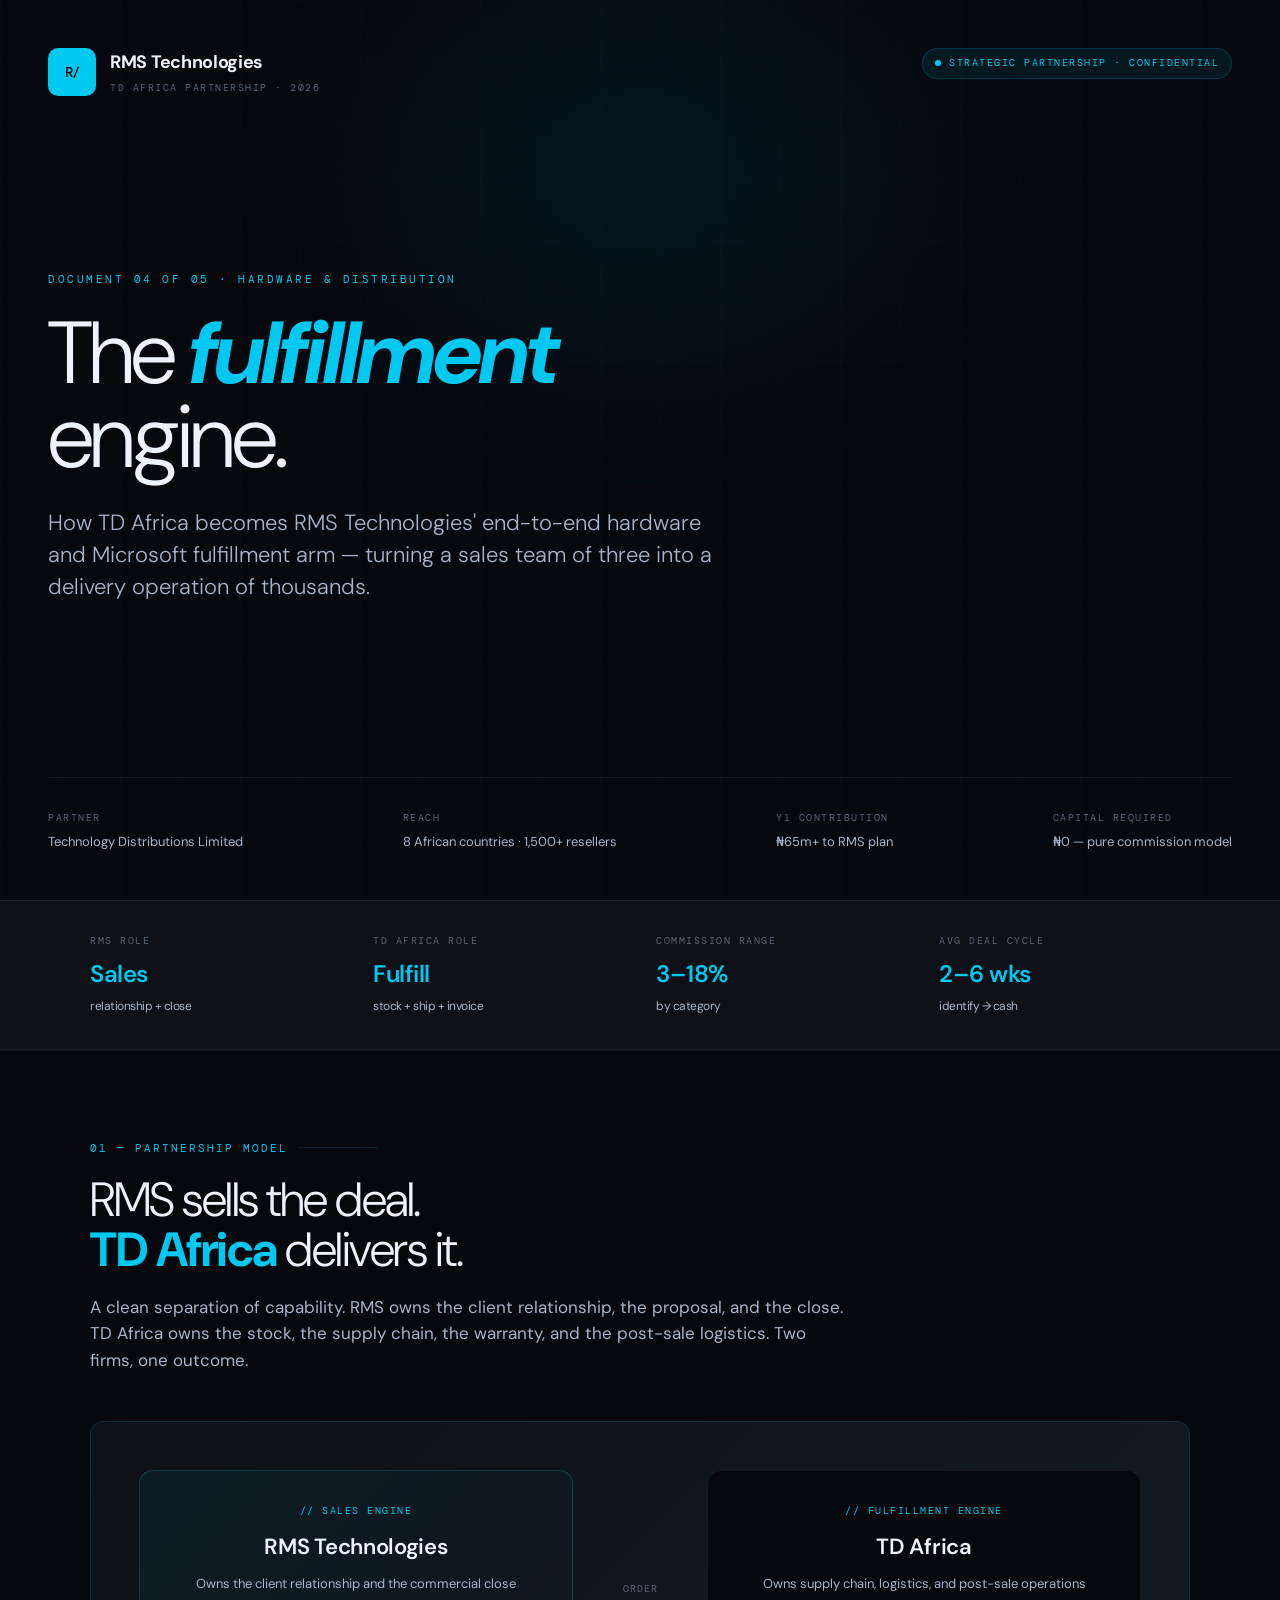
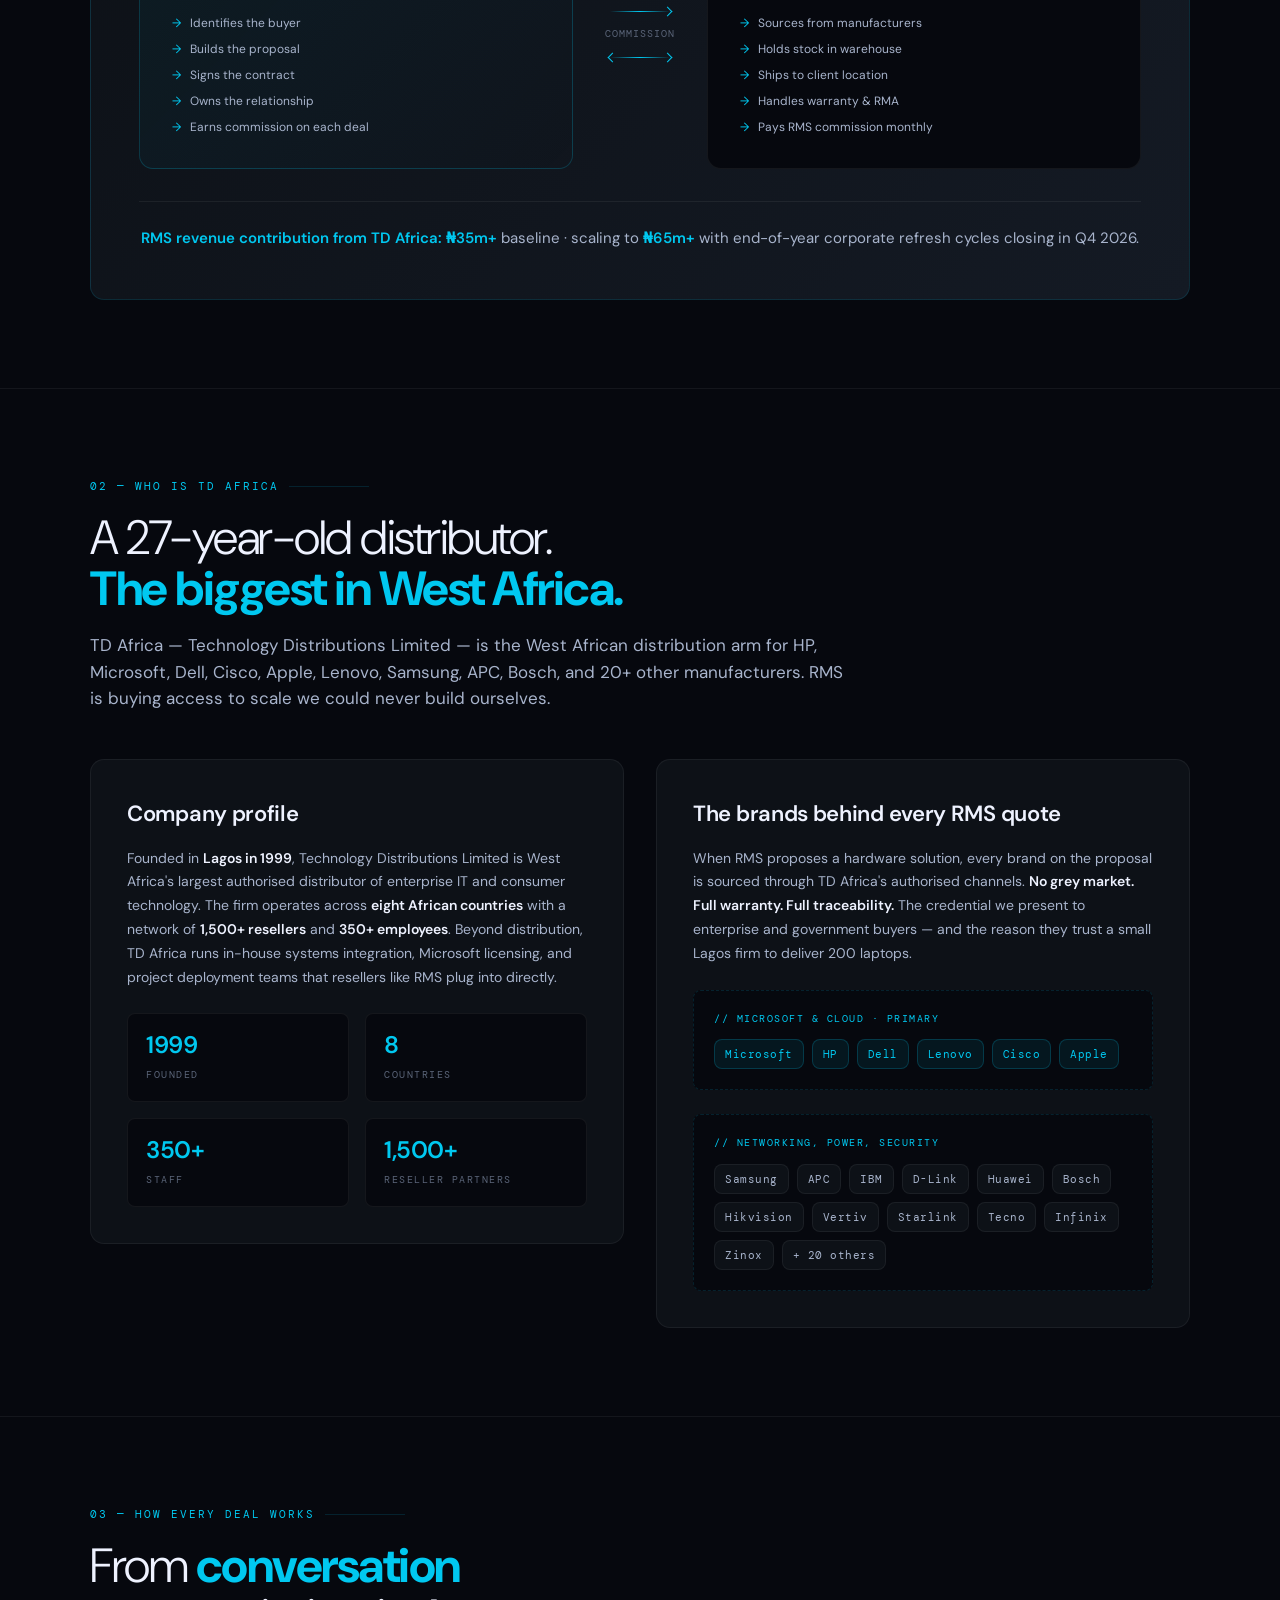
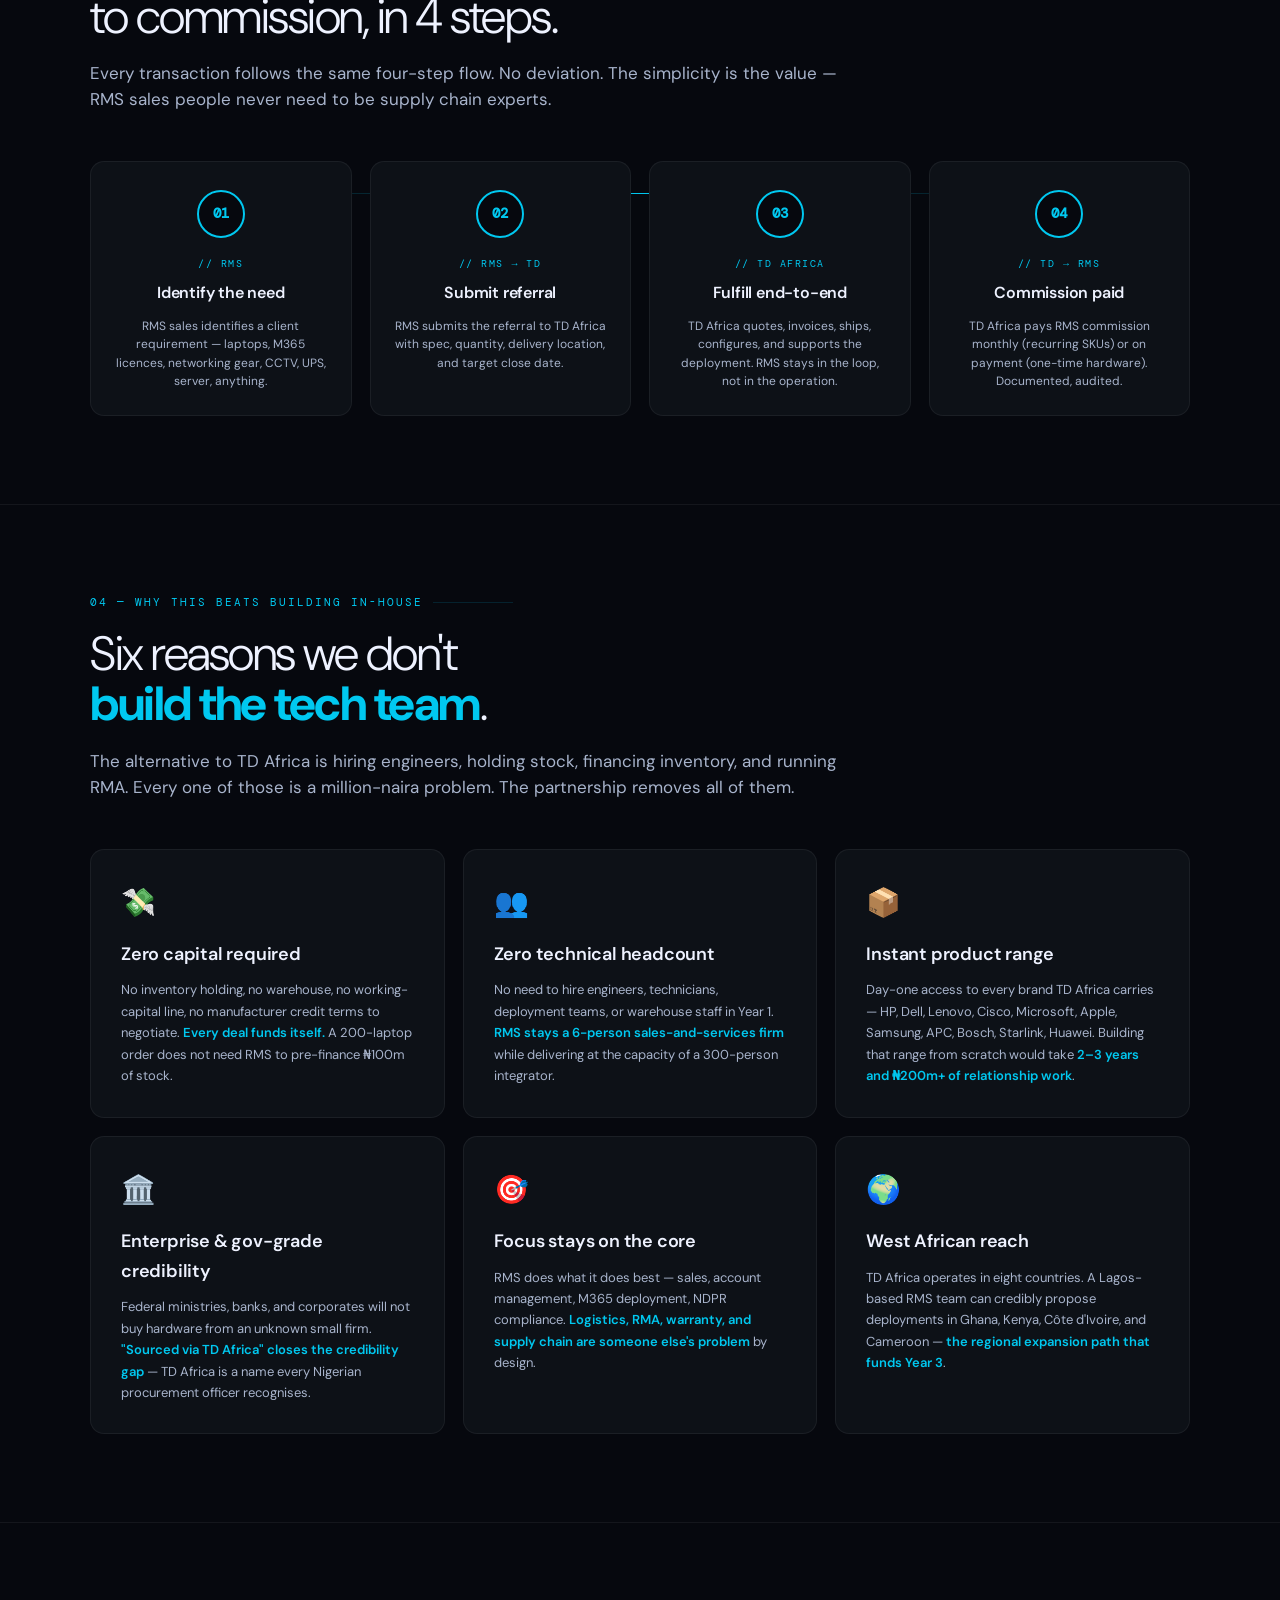
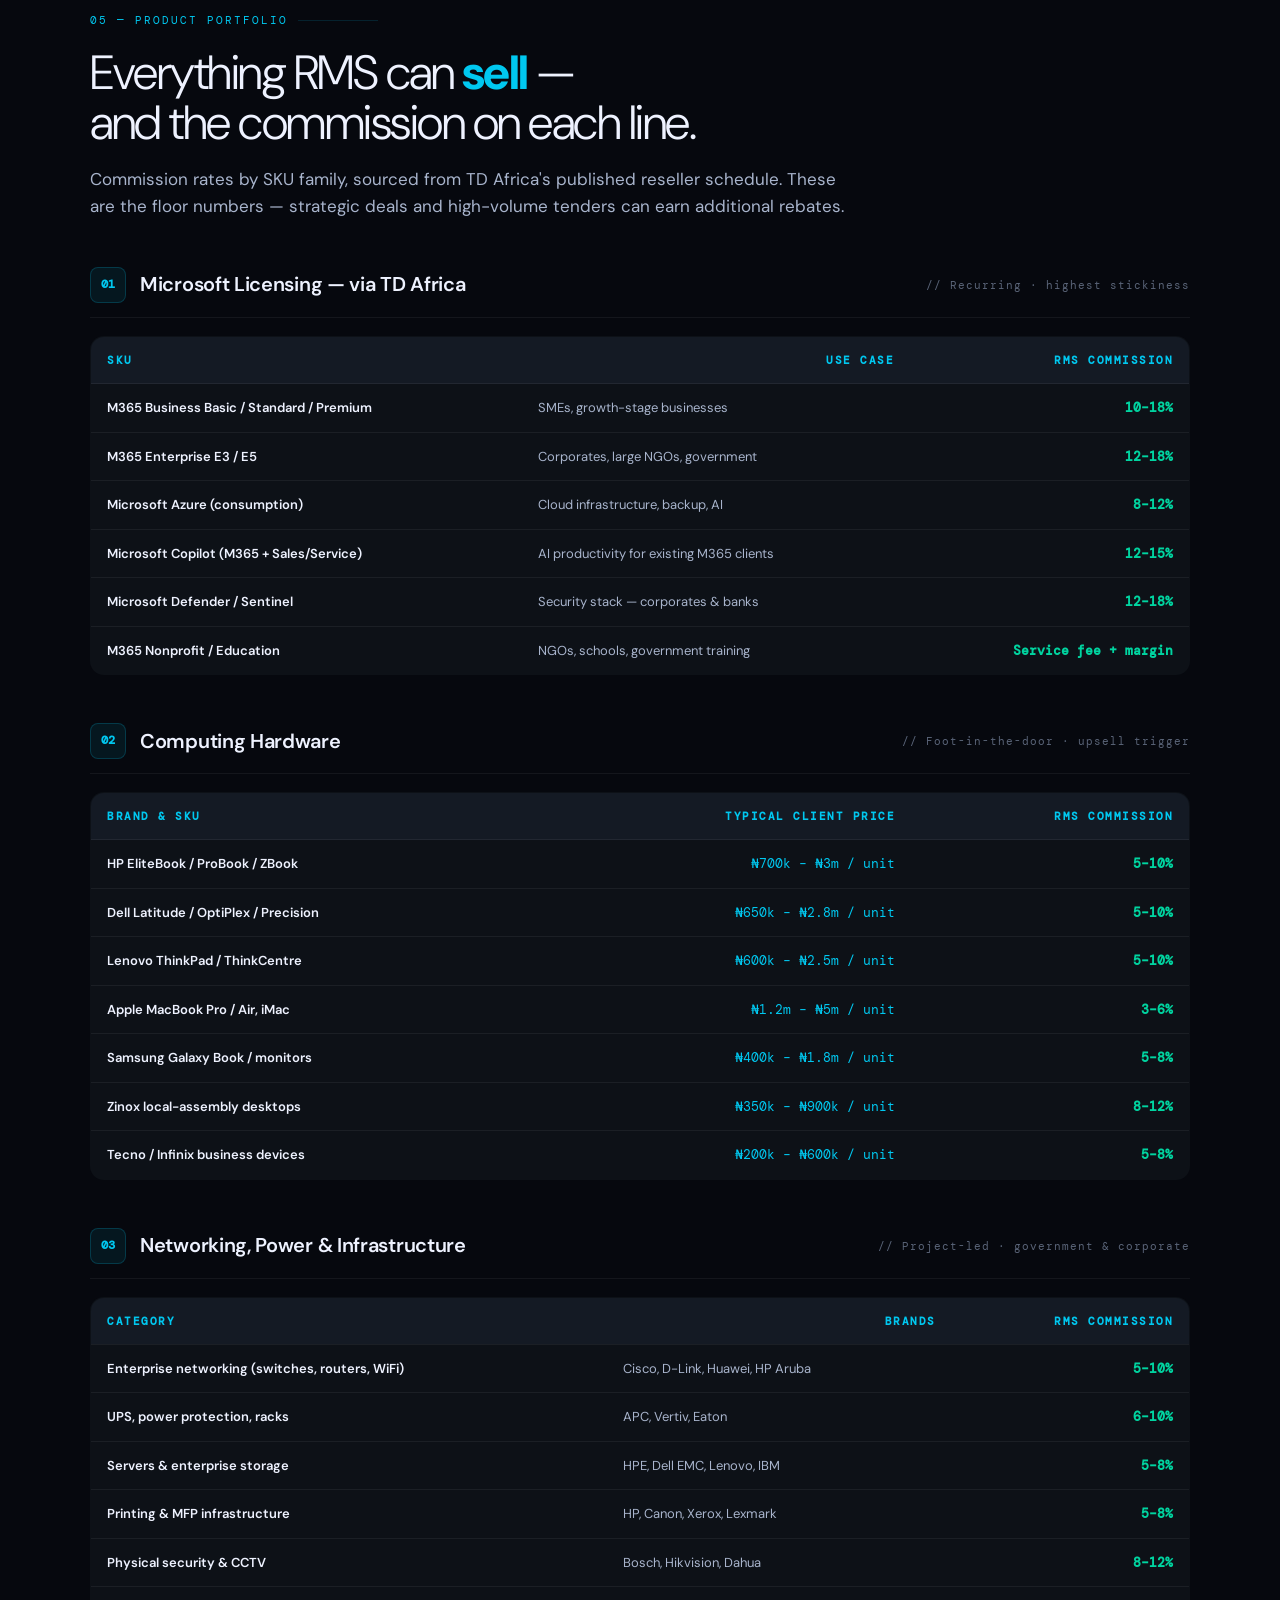
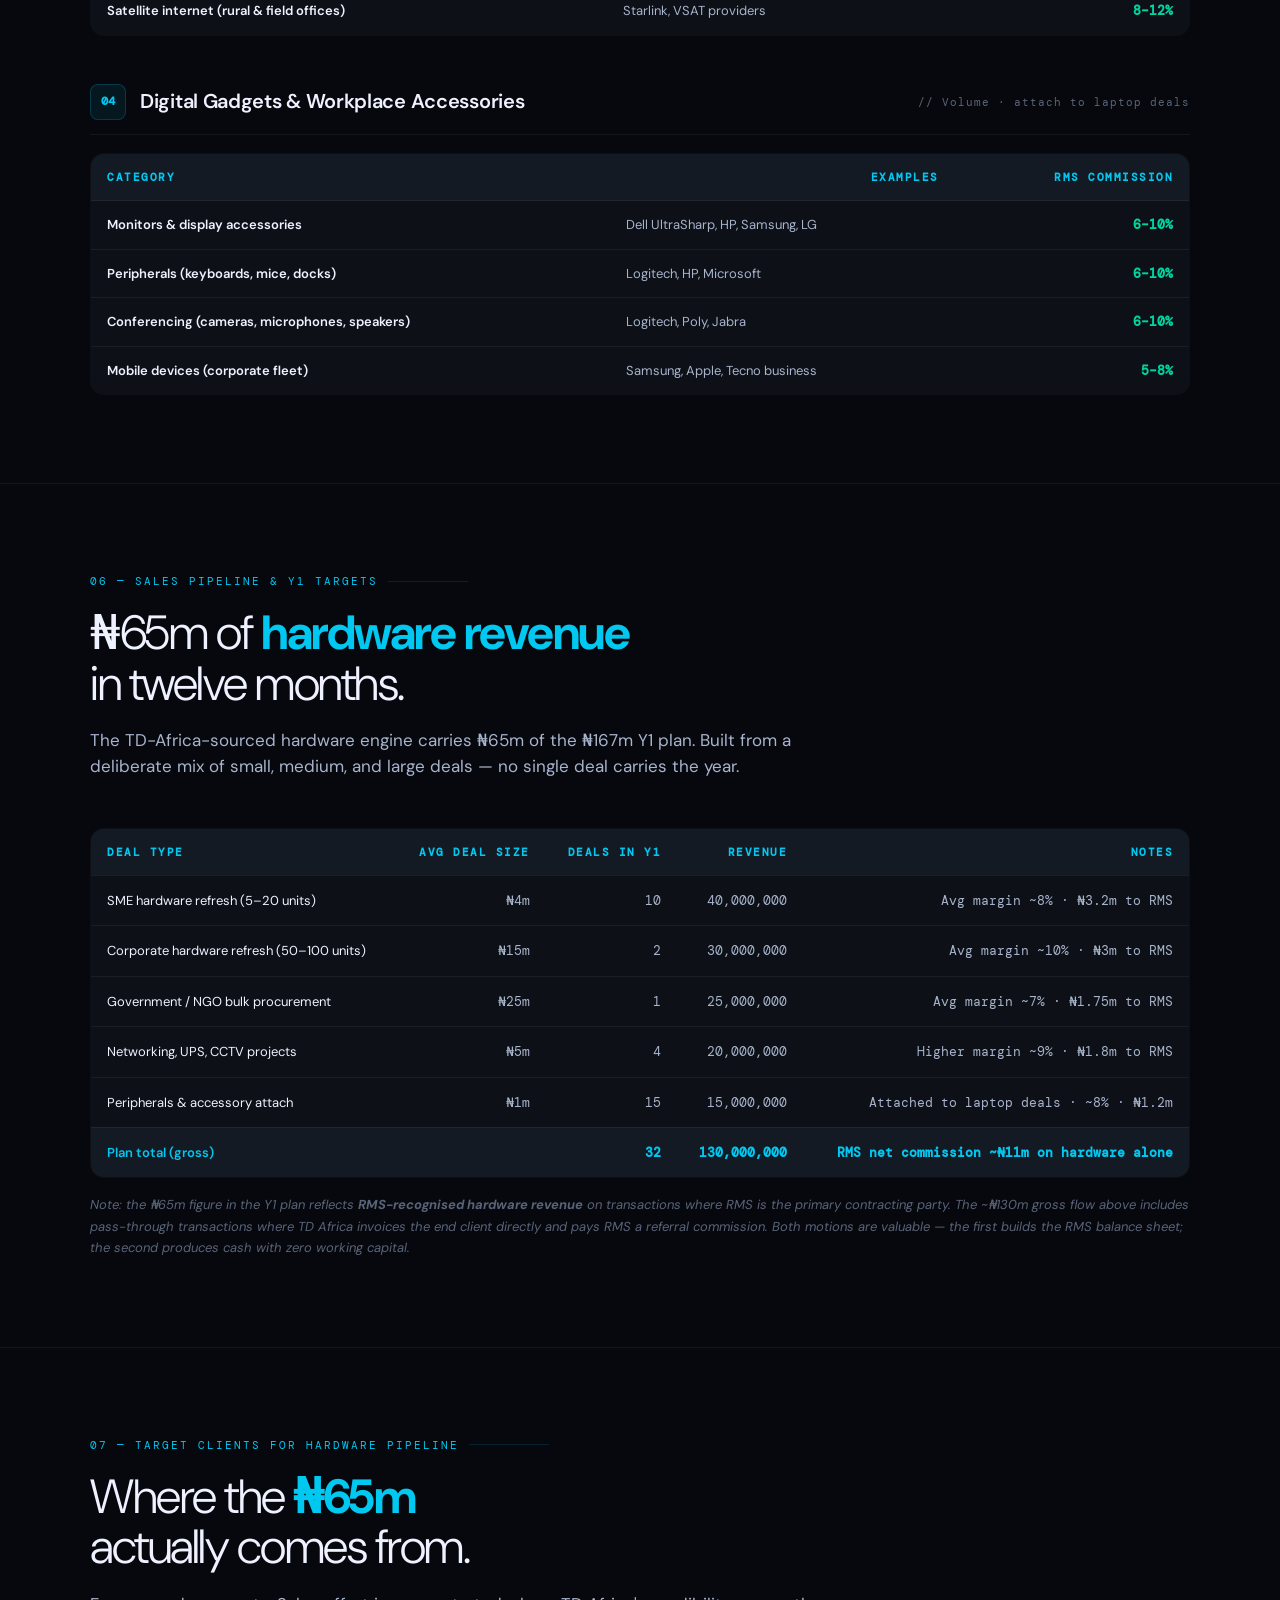
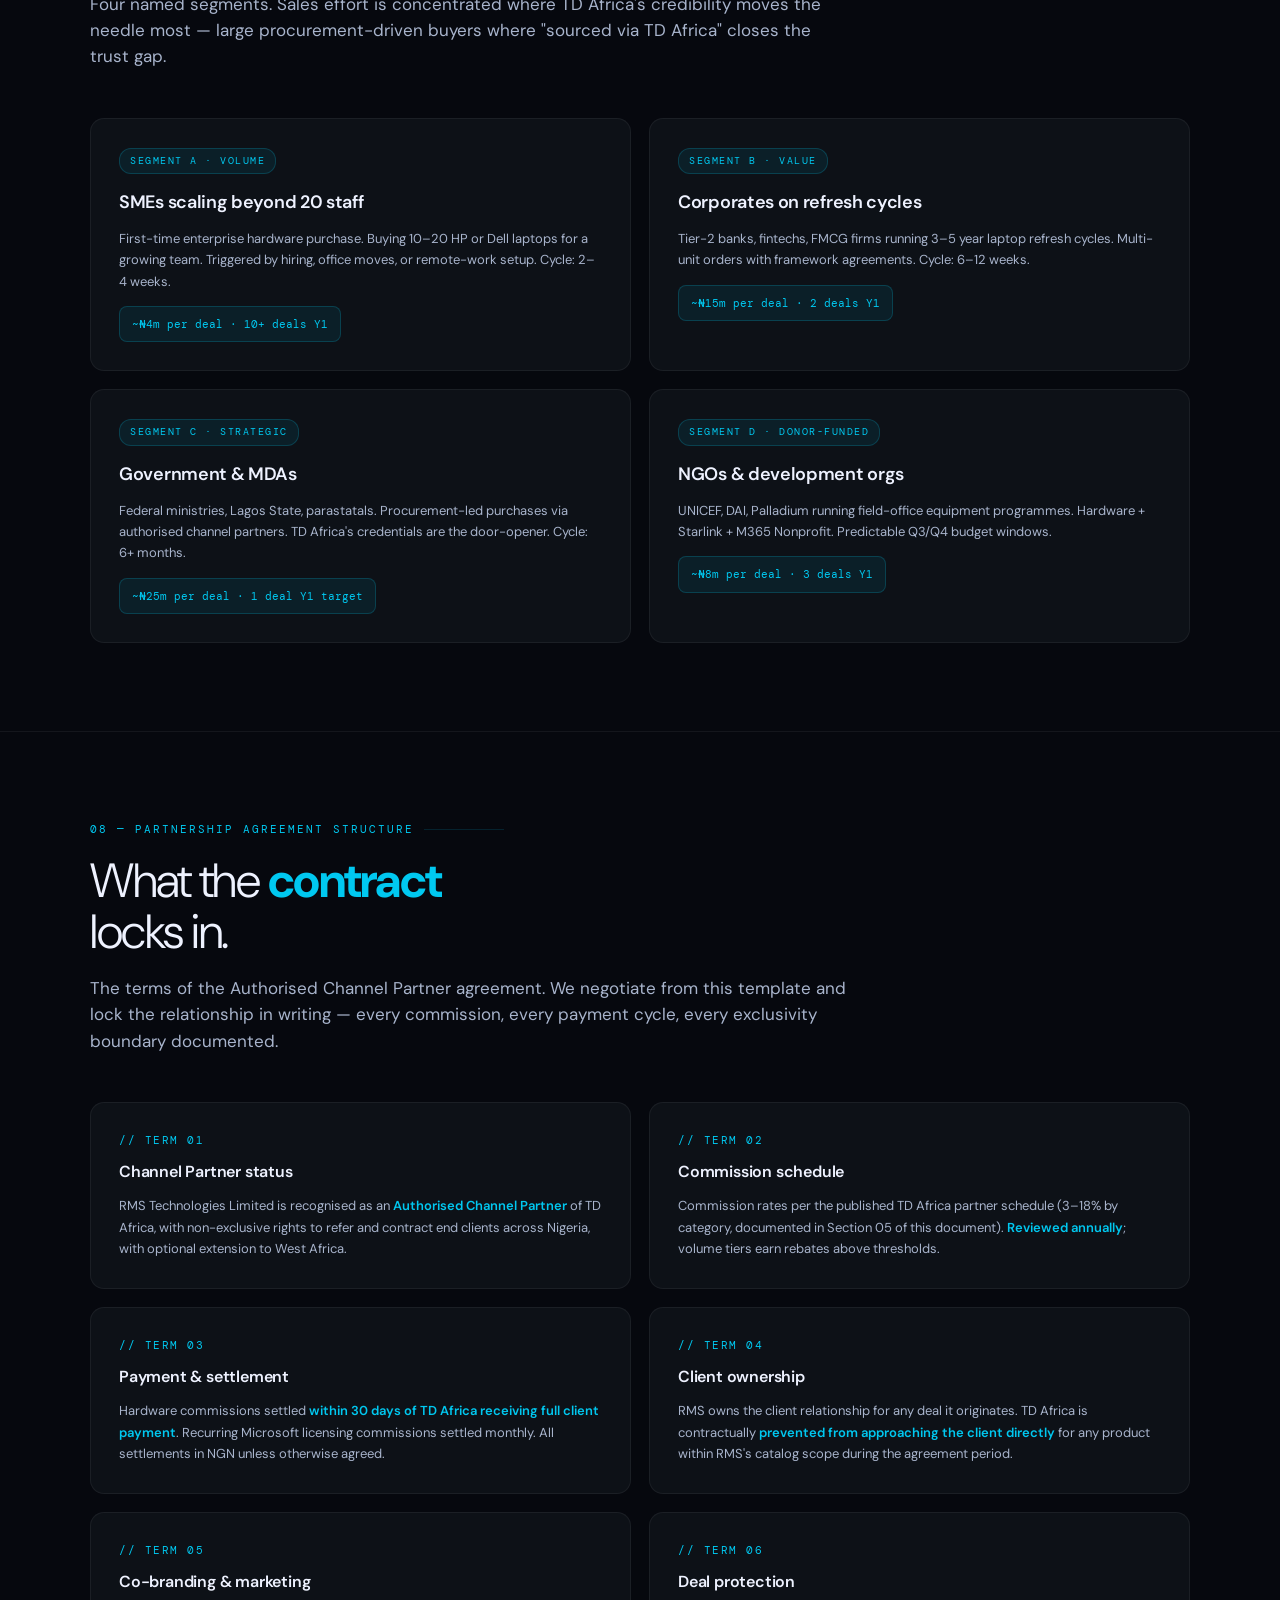
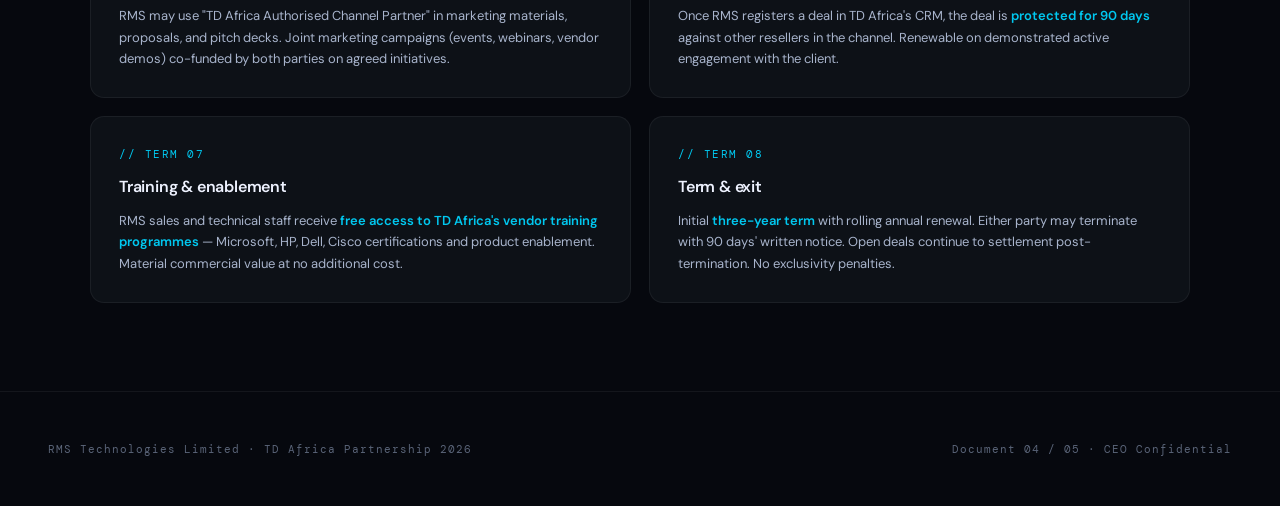
<file: RMS_Technologies_TDAfrica_Partnership_2026.html>
<!DOCTYPE html>
<html lang="en">
<head>
<meta charset="UTF-8">
<meta name="viewport" content="width=device-width,initial-scale=1.0">
<title>RMS Technologies — TD Africa Partnership 2026</title>
<link href="https://fonts.googleapis.com/css2?family=DM+Sans:ital,opsz,wght@0,9..40,300;0,9..40,400;0,9..40,500;0,9..40,600;0,9..40,700;1,9..40,400&family=DM+Mono:wght@400;500&display=swap" rel="stylesheet">
<style>
:root{
  --bg:#06080E;--bg2:#0D1117;--bg3:#141A24;--bg4:#1C2535;
  --cyan:#00C8F0;--cyan2:#00A0C0;--cg:rgba(0,200,240,0.08);--cb:rgba(0,200,240,0.2);
  --white:#EEF2FF;--w2:#A8B4CC;--w3:#5A6478;--w4:#2E3648;
  --rule:rgba(255,255,255,0.06);--rule2:rgba(0,200,240,0.14);
  --green:#00D4A0;--amber:#F0A800;--red:#FF5C7A;
  --r:8px;--rl:14px;
}
*,*::before,*::after{box-sizing:border-box;margin:0;padding:0}
html{font-size:15px;scroll-behavior:smooth}
body{font-family:'DM Sans',sans-serif;background:var(--bg);color:var(--white);line-height:1.65;overflow-x:hidden}

body::before{content:'';position:fixed;inset:0;z-index:0;pointer-events:none;
  background-image:linear-gradient(rgba(0,200,240,0.025)1px,transparent 1px),linear-gradient(90deg,rgba(0,200,240,0.025)1px,transparent 1px);
  background-size:60px 60px}
body::after{content:'';position:fixed;top:-20%;left:50%;transform:translateX(-50%);
  width:900px;height:700px;z-index:0;pointer-events:none;
  background:radial-gradient(ellipse at center,rgba(0,200,240,0.08)0%,transparent 65%)}

.cover{min-height:100vh;display:flex;flex-direction:column;justify-content:space-between;padding:48px;position:relative;z-index:1}
.cover-top{display:flex;justify-content:space-between;align-items:flex-start}
.mark{display:flex;align-items:center;gap:14px}
.mark-box{width:48px;height:48px;background:var(--cyan);border-radius:10px;display:flex;align-items:center;justify-content:center;font-family:'DM Mono',monospace;font-weight:500;color:var(--bg);font-size:14px;letter-spacing:-.5px}
.mark-text{font-weight:700;font-size:18px;letter-spacing:-.3px}
.mark-sub{font-family:'DM Mono',monospace;font-size:10px;color:var(--w3);letter-spacing:1.5px;text-transform:uppercase;margin-top:2px}
.classified{display:inline-flex;align-items:center;gap:8px;font-family:'DM Mono',monospace;font-size:10px;color:var(--cyan);padding:6px 12px;border:1px solid var(--cb);border-radius:20px;background:var(--cg);letter-spacing:1.5px;text-transform:uppercase}
.classified::before{content:'';width:6px;height:6px;border-radius:50%;background:var(--cyan)}
.cover-center{max-width:900px}
.cover-meta{font-family:'DM Mono',monospace;font-size:11px;color:var(--cyan);letter-spacing:2.5px;text-transform:uppercase;margin-bottom:24px}
.cover-title{font-size:88px;font-weight:300;line-height:.95;letter-spacing:-3px;margin-bottom:28px}
.cover-title b{font-weight:700;color:var(--cyan);font-style:italic}
.cover-tagline{font-size:22px;color:var(--w2);max-width:680px;font-weight:300;line-height:1.45}
.cover-bottom{display:flex;justify-content:space-between;align-items:flex-end;padding-top:32px;border-top:1px solid var(--rule);flex-wrap:wrap;gap:24px}
.cover-meta-block{display:flex;flex-direction:column;gap:4px}
.cover-meta-label{font-family:'DM Mono',monospace;font-size:10px;color:var(--w3);letter-spacing:1.5px;text-transform:uppercase}
.cover-meta-value{font-size:13px;color:var(--w2)}

.band{padding:32px 48px;background:var(--bg2);border-top:1px solid var(--rule);border-bottom:1px solid var(--rule);position:relative;z-index:1}
.band-grid{max-width:1100px;margin:0 auto;display:grid;grid-template-columns:repeat(4,1fr);gap:32px}
.band-item{display:flex;flex-direction:column;gap:4px}
.band-label{font-family:'DM Mono',monospace;font-size:10px;color:var(--w3);letter-spacing:1.5px;text-transform:uppercase}
.band-value{font-size:24px;font-weight:600;color:var(--cyan);letter-spacing:-.5px}
.band-value small{font-size:12px;color:var(--w2);font-weight:400;display:block;margin-top:4px}

section{position:relative;z-index:1;padding:88px 48px;border-top:1px solid var(--rule)}
.container{max-width:1100px;margin:0 auto}
.s-num{font-family:'DM Mono',monospace;font-size:11px;color:var(--cyan);letter-spacing:2px;text-transform:uppercase;margin-bottom:18px;display:flex;align-items:center;gap:10px}
.s-num::after{content:'';flex:1;height:1px;background:var(--rule2);max-width:80px}
.s-title{font-size:48px;font-weight:300;letter-spacing:-1.5px;line-height:1.05;margin-bottom:18px}
.s-title b{font-weight:700;color:var(--cyan)}
.s-lede{font-size:17px;color:var(--w2);max-width:760px;line-height:1.55;margin-bottom:48px}

/* MODEL DIAGRAM */
.model-block{background:linear-gradient(135deg,var(--bg2)0%,var(--bg3)100%);border:1px solid var(--rule2);border-radius:var(--rl);padding:48px;margin-top:32px}
.model-grid{display:grid;grid-template-columns:1fr auto 1fr;gap:32px;align-items:stretch}
.model-side{padding:32px;background:var(--bg);border:1px solid var(--rule);border-radius:var(--rl);text-align:center}
.model-side.rms{border-color:var(--cb);background:linear-gradient(135deg,rgba(0,200,240,0.06)0%,transparent 100%)}
.model-tag{font-family:'DM Mono',monospace;font-size:10px;color:var(--cyan);letter-spacing:1.5px;text-transform:uppercase;margin-bottom:10px}
.model-name{font-size:22px;font-weight:600;letter-spacing:-.3px;margin-bottom:8px}
.model-role{font-size:13px;color:var(--w2);line-height:1.55;margin-bottom:20px}
.model-attrs{list-style:none;text-align:left;display:flex;flex-direction:column;gap:8px}
.model-attrs li{font-size:12px;color:var(--w2);padding-left:18px;position:relative;line-height:1.5}
.model-attrs li::before{content:'→';position:absolute;left:0;color:var(--cyan)}
.model-connector{display:flex;flex-direction:column;justify-content:center;align-items:center;gap:14px}
.model-arrow{width:60px;height:1px;background:linear-gradient(90deg,transparent,var(--cyan),transparent);position:relative}
.model-arrow::before{content:'';position:absolute;right:-1px;top:-3px;width:7px;height:7px;border-top:1px solid var(--cyan);border-right:1px solid var(--cyan);transform:rotate(45deg)}
.model-arrow.reverse::after{content:'';position:absolute;left:-1px;top:-3px;width:7px;height:7px;border-top:1px solid var(--cyan);border-right:1px solid var(--cyan);transform:rotate(-135deg)}
.model-arrow-label{font-family:'DM Mono',monospace;font-size:10px;color:var(--w3);letter-spacing:1px;text-transform:uppercase}
.model-foot{margin-top:32px;padding-top:24px;border-top:1px solid var(--rule);font-size:15px;color:var(--w2);line-height:1.7;text-align:center}
.model-foot b{color:var(--cyan);font-weight:600}

/* WHO IS TD AFRICA */
.who-grid{display:grid;grid-template-columns:1fr 1fr;gap:32px;margin-top:32px;align-items:start}
.who-card{background:var(--bg2);border:1px solid var(--rule);border-radius:var(--rl);padding:36px}
.who-head{font-size:22px;font-weight:600;letter-spacing:-.3px;margin-bottom:14px}
.who-text{font-size:14px;color:var(--w2);line-height:1.7;margin-bottom:24px}
.who-text b{color:var(--white);font-weight:600}
.stat-grid{display:grid;grid-template-columns:repeat(2,1fr);gap:16px}
.stat{padding:18px;background:var(--bg);border:1px solid var(--rule);border-radius:var(--r)}
.stat-num{font-size:24px;font-weight:600;color:var(--cyan);letter-spacing:-.5px;line-height:1.1}
.stat-label{font-family:'DM Mono',monospace;font-size:10px;color:var(--w3);letter-spacing:1.5px;text-transform:uppercase;margin-top:8px}

.brands-band{margin-top:24px;padding:20px;background:var(--bg);border:1px dashed var(--rule2);border-radius:var(--r)}
.brands-label{font-family:'DM Mono',monospace;font-size:10px;color:var(--cyan);letter-spacing:1.5px;text-transform:uppercase;margin-bottom:12px}
.brands-list{display:flex;flex-wrap:wrap;gap:8px}
.brand-chip{font-family:'DM Mono',monospace;font-size:11px;color:var(--w2);padding:5px 10px;background:var(--bg2);border:1px solid var(--rule);border-radius:var(--r);letter-spacing:.5px}
.brand-chip.primary{color:var(--cyan);border-color:var(--cb);background:var(--cg)}

/* DEAL FLOW STEPS */
.flow{display:grid;grid-template-columns:repeat(4,1fr);gap:18px;margin-top:32px;position:relative}
.flow::before{content:'';position:absolute;top:32px;left:8%;right:8%;height:1px;background:linear-gradient(90deg,transparent,var(--cb),var(--cyan),var(--cb),transparent);z-index:0}
.flow-step{position:relative;z-index:1;background:var(--bg2);border:1px solid var(--rule);border-radius:var(--rl);padding:28px 20px 24px;text-align:center}
.flow-num{width:48px;height:48px;border-radius:50%;background:var(--bg);border:2px solid var(--cyan);margin:0 auto 18px;display:flex;align-items:center;justify-content:center;font-family:'DM Mono',monospace;font-size:14px;color:var(--cyan);font-weight:600}
.flow-actor{font-family:'DM Mono',monospace;font-size:10px;color:var(--cyan);letter-spacing:1.5px;text-transform:uppercase;margin-bottom:8px}
.flow-title{font-size:16px;font-weight:600;margin-bottom:10px;letter-spacing:-.2px}
.flow-text{font-size:12px;color:var(--w2);line-height:1.55}

/* WHY THIS WORKS */
.why-grid{display:grid;grid-template-columns:repeat(3,1fr);gap:18px;margin-top:32px}
.why-card{background:var(--bg2);border:1px solid var(--rule);border-radius:var(--rl);padding:30px;transition:all .25s}
.why-card:hover{border-color:var(--cb);transform:translateY(-3px)}
.why-icon{font-size:28px;display:block;margin-bottom:14px}
.why-title{font-size:18px;font-weight:600;margin-bottom:10px;letter-spacing:-.2px}
.why-text{font-size:13px;color:var(--w2);line-height:1.65}
.why-text b{color:var(--cyan);font-weight:600}

/* PORTFOLIO TABLES */
.cat-block{margin-top:48px}
.cat-head{display:flex;align-items:center;gap:14px;margin-bottom:18px;padding-bottom:14px;border-bottom:1px solid var(--rule)}
.cat-icon{width:36px;height:36px;background:var(--cg);border:1px solid var(--cb);border-radius:var(--r);display:flex;align-items:center;justify-content:center;color:var(--cyan);font-family:'DM Mono',monospace;font-size:12px;font-weight:600}
.cat-name{font-size:20px;font-weight:600;letter-spacing:-.3px}
.cat-meta{font-family:'DM Mono',monospace;font-size:11px;color:var(--w3);letter-spacing:1px;margin-left:auto}

.port-table{width:100%;border-collapse:collapse;font-size:13px;background:var(--bg2);border:1px solid var(--rule);border-radius:var(--rl);overflow:hidden}
.port-table th{padding:14px 16px;text-align:left;font-family:'DM Mono',monospace;font-size:11px;color:var(--cyan);letter-spacing:1.5px;text-transform:uppercase;background:var(--bg3);border-bottom:1px solid var(--rule)}
.port-table th:not(:first-child){text-align:right}
.port-table td{padding:14px 16px;border-bottom:1px solid var(--rule);color:var(--w2);vertical-align:top;line-height:1.5}
.port-table tr:last-child td{border-bottom:none}
.port-table td:first-child{color:var(--white);font-weight:600}
.port-table td.right{text-align:right;font-family:'DM Mono',monospace}
.port-table td.margin{color:var(--green);font-family:'DM Mono',monospace;font-weight:600;text-align:right;white-space:nowrap}
.port-table td.price{color:var(--cyan);font-family:'DM Mono',monospace;text-align:right;white-space:nowrap}

/* PIPELINE TABLE */
.pipe-table{width:100%;border-collapse:collapse;margin-top:32px;font-size:13px;background:var(--bg2);border:1px solid var(--rule);border-radius:var(--rl);overflow:hidden}
.pipe-table th{padding:14px 16px;text-align:left;font-family:'DM Mono',monospace;font-size:11px;color:var(--cyan);letter-spacing:1.5px;text-transform:uppercase;background:var(--bg3);border-bottom:1px solid var(--rule)}
.pipe-table th:not(:first-child){text-align:right}
.pipe-table td{padding:14px 16px;border-bottom:1px solid var(--rule);color:var(--w2)}
.pipe-table td:not(:first-child){text-align:right;font-family:'DM Mono',monospace}
.pipe-table td:first-child{color:var(--white)}
.pipe-table tr:last-child td{border-bottom:none;background:var(--bg3);font-weight:600;color:var(--cyan)}

/* TARGET CLIENTS */
.tc-grid{display:grid;grid-template-columns:repeat(2,1fr);gap:18px;margin-top:32px}
.tc-card{background:var(--bg2);border:1px solid var(--rule);border-radius:var(--rl);padding:28px}
.tc-tag{font-family:'DM Mono',monospace;font-size:10px;color:var(--cyan);letter-spacing:1.5px;text-transform:uppercase;background:var(--cg);border:1px solid var(--cb);padding:4px 10px;border-radius:12px;display:inline-block;margin-bottom:14px}
.tc-name{font-size:18px;font-weight:600;margin-bottom:10px;letter-spacing:-.3px}
.tc-text{font-size:13px;color:var(--w2);line-height:1.65;margin-bottom:14px}
.tc-deal{font-family:'DM Mono',monospace;font-size:11px;color:var(--cyan);padding:8px 12px;background:var(--cg);border:1px solid var(--cb);border-radius:var(--r);display:inline-block}

/* AGREEMENT TERMS */
.terms-grid{display:grid;grid-template-columns:repeat(2,1fr);gap:18px;margin-top:32px}
.term-card{background:var(--bg2);border:1px solid var(--rule);border-radius:var(--rl);padding:28px}
.term-num{font-family:'DM Mono',monospace;font-size:11px;color:var(--cyan);letter-spacing:1.5px;text-transform:uppercase;margin-bottom:10px}
.term-title{font-size:16px;font-weight:600;margin-bottom:10px;letter-spacing:-.2px}
.term-text{font-size:13px;color:var(--w2);line-height:1.65}
.term-text b{color:var(--cyan);font-weight:600}

footer{padding:48px;border-top:1px solid var(--rule);position:relative;z-index:1;display:flex;justify-content:space-between;align-items:center;font-family:'DM Mono',monospace;font-size:11px;color:var(--w3);letter-spacing:1px;flex-wrap:wrap;gap:12px}

@media(max-width:900px){
  .cover-title{font-size:54px}.s-title{font-size:34px}
  .band-grid,.who-grid,.flow,.why-grid,.tc-grid,.terms-grid,.stat-grid{grid-template-columns:1fr}
  .flow::before{display:none}
  .model-grid{grid-template-columns:1fr}.model-connector{transform:rotate(90deg);padding:12px 0}
  section{padding:64px 24px}.cover,.band{padding:24px}
  .port-table,.pipe-table{font-size:12px}
  .port-table th,.port-table td,.pipe-table th,.pipe-table td{padding:10px}
}
</style>
</head>
<body>

<!-- COVER -->
<div class="cover">
  <div class="cover-top">
    <div class="mark">
      <div class="mark-box">R/</div>
      <div>
        <div class="mark-text">RMS Technologies</div>
        <div class="mark-sub">TD Africa Partnership · 2026</div>
      </div>
    </div>
    <div class="classified">Strategic Partnership · Confidential</div>
  </div>
  <div class="cover-center">
    <div class="cover-meta">Document 04 of 05 · Hardware & Distribution</div>
    <h1 class="cover-title">The <b>fulfillment</b><br>engine.</h1>
    <p class="cover-tagline">How TD Africa becomes RMS Technologies' end-to-end hardware and Microsoft fulfillment arm — turning a sales team of three into a delivery operation of thousands.</p>
  </div>
  <div class="cover-bottom">
    <div class="cover-meta-block">
      <div class="cover-meta-label">Partner</div>
      <div class="cover-meta-value">Technology Distributions Limited</div>
    </div>
    <div class="cover-meta-block">
      <div class="cover-meta-label">Reach</div>
      <div class="cover-meta-value">8 African countries · 1,500+ resellers</div>
    </div>
    <div class="cover-meta-block">
      <div class="cover-meta-label">Y1 contribution</div>
      <div class="cover-meta-value">₦65m+ to RMS plan</div>
    </div>
    <div class="cover-meta-block">
      <div class="cover-meta-label">Capital required</div>
      <div class="cover-meta-value">₦0 — pure commission model</div>
    </div>
  </div>
</div>

<!-- BAND -->
<div class="band">
  <div class="band-grid">
    <div class="band-item"><div class="band-label">RMS role</div><div class="band-value">Sales<small>relationship + close</small></div></div>
    <div class="band-item"><div class="band-label">TD Africa role</div><div class="band-value">Fulfill<small>stock + ship + invoice</small></div></div>
    <div class="band-item"><div class="band-label">Commission range</div><div class="band-value">3–18%<small>by category</small></div></div>
    <div class="band-item"><div class="band-label">Avg deal cycle</div><div class="band-value">2–6 wks<small>identify → cash</small></div></div>
  </div>
</div>

<!-- 01 PARTNERSHIP MODEL -->
<section>
  <div class="container">
    <div class="s-num">01 — Partnership Model</div>
    <h2 class="s-title">RMS sells the deal.<br><b>TD Africa</b> delivers it.</h2>
    <p class="s-lede">A clean separation of capability. RMS owns the client relationship, the proposal, and the close. TD Africa owns the stock, the supply chain, the warranty, and the post-sale logistics. Two firms, one outcome.</p>

    <div class="model-block">
      <div class="model-grid">
        <div class="model-side rms">
          <div class="model-tag">// Sales Engine</div>
          <div class="model-name">RMS Technologies</div>
          <div class="model-role">Owns the client relationship and the commercial close</div>
          <ul class="model-attrs">
            <li>Identifies the buyer</li>
            <li>Builds the proposal</li>
            <li>Signs the contract</li>
            <li>Owns the relationship</li>
            <li>Earns commission on each deal</li>
          </ul>
        </div>
        <div class="model-connector">
          <div class="model-arrow-label">Order</div>
          <div class="model-arrow"></div>
          <div class="model-arrow-label">Commission</div>
          <div class="model-arrow reverse" style="transform:rotate(180deg)"></div>
        </div>
        <div class="model-side">
          <div class="model-tag">// Fulfillment Engine</div>
          <div class="model-name">TD Africa</div>
          <div class="model-role">Owns supply chain, logistics, and post-sale operations</div>
          <ul class="model-attrs">
            <li>Sources from manufacturers</li>
            <li>Holds stock in warehouse</li>
            <li>Ships to client location</li>
            <li>Handles warranty & RMA</li>
            <li>Pays RMS commission monthly</li>
          </ul>
        </div>
      </div>
      <div class="model-foot">
        <b>RMS revenue contribution from TD Africa: ₦35m+</b> baseline · scaling to <b>₦65m+</b> with end-of-year corporate refresh cycles closing in Q4 2026.
      </div>
    </div>
  </div>
</section>

<!-- 02 WHO IS TD AFRICA -->
<section>
  <div class="container">
    <div class="s-num">02 — Who is TD Africa</div>
    <h2 class="s-title">A 27-year-old distributor.<br><b>The biggest in West Africa.</b></h2>
    <p class="s-lede">TD Africa — Technology Distributions Limited — is the West African distribution arm for HP, Microsoft, Dell, Cisco, Apple, Lenovo, Samsung, APC, Bosch, and 20+ other manufacturers. RMS is buying access to scale we could never build ourselves.</p>

    <div class="who-grid">
      <div class="who-card">
        <div class="who-head">Company profile</div>
        <p class="who-text">Founded in <b>Lagos in 1999</b>, Technology Distributions Limited is West Africa's largest authorised distributor of enterprise IT and consumer technology. The firm operates across <b>eight African countries</b> with a network of <b>1,500+ resellers</b> and <b>350+ employees</b>. Beyond distribution, TD Africa runs in-house systems integration, Microsoft licensing, and project deployment teams that resellers like RMS plug into directly.</p>
        <div class="stat-grid">
          <div class="stat"><div class="stat-num">1999</div><div class="stat-label">Founded</div></div>
          <div class="stat"><div class="stat-num">8</div><div class="stat-label">Countries</div></div>
          <div class="stat"><div class="stat-num">350+</div><div class="stat-label">Staff</div></div>
          <div class="stat"><div class="stat-num">1,500+</div><div class="stat-label">Reseller partners</div></div>
        </div>
      </div>

      <div class="who-card">
        <div class="who-head">The brands behind every RMS quote</div>
        <p class="who-text">When RMS proposes a hardware solution, every brand on the proposal is sourced through TD Africa's authorised channels. <b>No grey market. Full warranty. Full traceability.</b> The credential we present to enterprise and government buyers — and the reason they trust a small Lagos firm to deliver 200 laptops.</p>
        <div class="brands-band">
          <div class="brands-label">// Microsoft & cloud · primary</div>
          <div class="brands-list">
            <span class="brand-chip primary">Microsoft</span>
            <span class="brand-chip primary">HP</span>
            <span class="brand-chip primary">Dell</span>
            <span class="brand-chip primary">Lenovo</span>
            <span class="brand-chip primary">Cisco</span>
            <span class="brand-chip primary">Apple</span>
          </div>
        </div>
        <div class="brands-band">
          <div class="brands-label">// Networking, power, security</div>
          <div class="brands-list">
            <span class="brand-chip">Samsung</span>
            <span class="brand-chip">APC</span>
            <span class="brand-chip">IBM</span>
            <span class="brand-chip">D-Link</span>
            <span class="brand-chip">Huawei</span>
            <span class="brand-chip">Bosch</span>
            <span class="brand-chip">Hikvision</span>
            <span class="brand-chip">Vertiv</span>
            <span class="brand-chip">Starlink</span>
            <span class="brand-chip">Tecno</span>
            <span class="brand-chip">Infinix</span>
            <span class="brand-chip">Zinox</span>
            <span class="brand-chip">+ 20 others</span>
          </div>
        </div>
      </div>
    </div>
  </div>
</section>

<!-- 03 DEAL FLOW -->
<section>
  <div class="container">
    <div class="s-num">03 — How Every Deal Works</div>
    <h2 class="s-title">From <b>conversation</b><br>to commission, in 4 steps.</h2>
    <p class="s-lede">Every transaction follows the same four-step flow. No deviation. The simplicity is the value — RMS sales people never need to be supply chain experts.</p>

    <div class="flow">
      <div class="flow-step">
        <div class="flow-num">01</div>
        <div class="flow-actor">// RMS</div>
        <div class="flow-title">Identify the need</div>
        <div class="flow-text">RMS sales identifies a client requirement — laptops, M365 licences, networking gear, CCTV, UPS, server, anything.</div>
      </div>
      <div class="flow-step">
        <div class="flow-num">02</div>
        <div class="flow-actor">// RMS → TD</div>
        <div class="flow-title">Submit referral</div>
        <div class="flow-text">RMS submits the referral to TD Africa with spec, quantity, delivery location, and target close date.</div>
      </div>
      <div class="flow-step">
        <div class="flow-num">03</div>
        <div class="flow-actor">// TD Africa</div>
        <div class="flow-title">Fulfill end-to-end</div>
        <div class="flow-text">TD Africa quotes, invoices, ships, configures, and supports the deployment. RMS stays in the loop, not in the operation.</div>
      </div>
      <div class="flow-step">
        <div class="flow-num">04</div>
        <div class="flow-actor">// TD → RMS</div>
        <div class="flow-title">Commission paid</div>
        <div class="flow-text">TD Africa pays RMS commission monthly (recurring SKUs) or on payment (one-time hardware). Documented, audited.</div>
      </div>
    </div>
  </div>
</section>

<!-- 04 WHY THIS WORKS -->
<section>
  <div class="container">
    <div class="s-num">04 — Why This Beats Building In-House</div>
    <h2 class="s-title">Six reasons we don't<br><b>build the tech team</b>.</h2>
    <p class="s-lede">The alternative to TD Africa is hiring engineers, holding stock, financing inventory, and running RMA. Every one of those is a million-naira problem. The partnership removes all of them.</p>

    <div class="why-grid">
      <div class="why-card">
        <span class="why-icon">💸</span>
        <div class="why-title">Zero capital required</div>
        <p class="why-text">No inventory holding, no warehouse, no working-capital line, no manufacturer credit terms to negotiate. <b>Every deal funds itself.</b> A 200-laptop order does not need RMS to pre-finance ₦100m of stock.</p>
      </div>
      <div class="why-card">
        <span class="why-icon">👥</span>
        <div class="why-title">Zero technical headcount</div>
        <p class="why-text">No need to hire engineers, technicians, deployment teams, or warehouse staff in Year 1. <b>RMS stays a 6-person sales-and-services firm</b> while delivering at the capacity of a 300-person integrator.</p>
      </div>
      <div class="why-card">
        <span class="why-icon">📦</span>
        <div class="why-title">Instant product range</div>
        <p class="why-text">Day-one access to every brand TD Africa carries — HP, Dell, Lenovo, Cisco, Microsoft, Apple, Samsung, APC, Bosch, Starlink, Huawei. Building that range from scratch would take <b>2–3 years and ₦200m+ of relationship work</b>.</p>
      </div>
      <div class="why-card">
        <span class="why-icon">🏛️</span>
        <div class="why-title">Enterprise & gov-grade credibility</div>
        <p class="why-text">Federal ministries, banks, and corporates will not buy hardware from an unknown small firm. <b>"Sourced via TD Africa" closes the credibility gap</b> — TD Africa is a name every Nigerian procurement officer recognises.</p>
      </div>
      <div class="why-card">
        <span class="why-icon">🎯</span>
        <div class="why-title">Focus stays on the core</div>
        <p class="why-text">RMS does what it does best — sales, account management, M365 deployment, NDPR compliance. <b>Logistics, RMA, warranty, and supply chain are someone else's problem</b> by design.</p>
      </div>
      <div class="why-card">
        <span class="why-icon">🌍</span>
        <div class="why-title">West African reach</div>
        <p class="why-text">TD Africa operates in eight countries. A Lagos-based RMS team can credibly propose deployments in Ghana, Kenya, Côte d'Ivoire, and Cameroon — <b>the regional expansion path that funds Year 3</b>.</p>
      </div>
    </div>
  </div>
</section>

<!-- 05 PRODUCT PORTFOLIO -->
<section>
  <div class="container">
    <div class="s-num">05 — Product Portfolio</div>
    <h2 class="s-title">Everything RMS can <b>sell</b> —<br>and the commission on each line.</h2>
    <p class="s-lede">Commission rates by SKU family, sourced from TD Africa's published reseller schedule. These are the floor numbers — strategic deals and high-volume tenders can earn additional rebates.</p>

    <!-- MICROSOFT VIA TD -->
    <div class="cat-block">
      <div class="cat-head">
        <div class="cat-icon">01</div>
        <div class="cat-name">Microsoft Licensing — via TD Africa</div>
        <div class="cat-meta">// Recurring · highest stickiness</div>
      </div>
      <table class="port-table">
        <thead><tr><th>SKU</th><th>Use case</th><th>RMS commission</th></tr></thead>
        <tbody>
          <tr><td>M365 Business Basic / Standard / Premium</td><td>SMEs, growth-stage businesses</td><td class="margin">10–18%</td></tr>
          <tr><td>M365 Enterprise E3 / E5</td><td>Corporates, large NGOs, government</td><td class="margin">12–18%</td></tr>
          <tr><td>Microsoft Azure (consumption)</td><td>Cloud infrastructure, backup, AI</td><td class="margin">8–12%</td></tr>
          <tr><td>Microsoft Copilot (M365 + Sales/Service)</td><td>AI productivity for existing M365 clients</td><td class="margin">12–15%</td></tr>
          <tr><td>Microsoft Defender / Sentinel</td><td>Security stack — corporates & banks</td><td class="margin">12–18%</td></tr>
          <tr><td>M365 Nonprofit / Education</td><td>NGOs, schools, government training</td><td class="margin">Service fee + margin</td></tr>
        </tbody>
      </table>
    </div>

    <!-- COMPUTING HARDWARE -->
    <div class="cat-block">
      <div class="cat-head">
        <div class="cat-icon">02</div>
        <div class="cat-name">Computing Hardware</div>
        <div class="cat-meta">// Foot-in-the-door · upsell trigger</div>
      </div>
      <table class="port-table">
        <thead><tr><th>Brand & SKU</th><th>Typical client price</th><th>RMS commission</th></tr></thead>
        <tbody>
          <tr><td>HP EliteBook / ProBook / ZBook</td><td class="price">₦700k – ₦3m / unit</td><td class="margin">5–10%</td></tr>
          <tr><td>Dell Latitude / OptiPlex / Precision</td><td class="price">₦650k – ₦2.8m / unit</td><td class="margin">5–10%</td></tr>
          <tr><td>Lenovo ThinkPad / ThinkCentre</td><td class="price">₦600k – ₦2.5m / unit</td><td class="margin">5–10%</td></tr>
          <tr><td>Apple MacBook Pro / Air, iMac</td><td class="price">₦1.2m – ₦5m / unit</td><td class="margin">3–6%</td></tr>
          <tr><td>Samsung Galaxy Book / monitors</td><td class="price">₦400k – ₦1.8m / unit</td><td class="margin">5–8%</td></tr>
          <tr><td>Zinox local-assembly desktops</td><td class="price">₦350k – ₦900k / unit</td><td class="margin">8–12%</td></tr>
          <tr><td>Tecno / Infinix business devices</td><td class="price">₦200k – ₦600k / unit</td><td class="margin">5–8%</td></tr>
        </tbody>
      </table>
    </div>

    <!-- NETWORKING & INFRASTRUCTURE -->
    <div class="cat-block">
      <div class="cat-head">
        <div class="cat-icon">03</div>
        <div class="cat-name">Networking, Power & Infrastructure</div>
        <div class="cat-meta">// Project-led · government & corporate</div>
      </div>
      <table class="port-table">
        <thead><tr><th>Category</th><th>Brands</th><th>RMS commission</th></tr></thead>
        <tbody>
          <tr><td>Enterprise networking (switches, routers, WiFi)</td><td>Cisco, D-Link, Huawei, HP Aruba</td><td class="margin">5–10%</td></tr>
          <tr><td>UPS, power protection, racks</td><td>APC, Vertiv, Eaton</td><td class="margin">6–10%</td></tr>
          <tr><td>Servers & enterprise storage</td><td>HPE, Dell EMC, Lenovo, IBM</td><td class="margin">5–8%</td></tr>
          <tr><td>Printing & MFP infrastructure</td><td>HP, Canon, Xerox, Lexmark</td><td class="margin">5–8%</td></tr>
          <tr><td>Physical security & CCTV</td><td>Bosch, Hikvision, Dahua</td><td class="margin">8–12%</td></tr>
          <tr><td>Satellite internet (rural & field offices)</td><td>Starlink, VSAT providers</td><td class="margin">8–12%</td></tr>
        </tbody>
      </table>
    </div>

    <!-- DIGITAL & CONSUMER -->
    <div class="cat-block">
      <div class="cat-head">
        <div class="cat-icon">04</div>
        <div class="cat-name">Digital Gadgets & Workplace Accessories</div>
        <div class="cat-meta">// Volume · attach to laptop deals</div>
      </div>
      <table class="port-table">
        <thead><tr><th>Category</th><th>Examples</th><th>RMS commission</th></tr></thead>
        <tbody>
          <tr><td>Monitors & display accessories</td><td>Dell UltraSharp, HP, Samsung, LG</td><td class="margin">6–10%</td></tr>
          <tr><td>Peripherals (keyboards, mice, docks)</td><td>Logitech, HP, Microsoft</td><td class="margin">6–10%</td></tr>
          <tr><td>Conferencing (cameras, microphones, speakers)</td><td>Logitech, Poly, Jabra</td><td class="margin">6–10%</td></tr>
          <tr><td>Mobile devices (corporate fleet)</td><td>Samsung, Apple, Tecno business</td><td class="margin">5–8%</td></tr>
        </tbody>
      </table>
    </div>
  </div>
</section>

<!-- 06 SALES PIPELINE & TARGETS -->
<section>
  <div class="container">
    <div class="s-num">06 — Sales Pipeline & Y1 Targets</div>
    <h2 class="s-title">₦65m of <b>hardware revenue</b><br>in twelve months.</h2>
    <p class="s-lede">The TD-Africa-sourced hardware engine carries ₦65m of the ₦167m Y1 plan. Built from a deliberate mix of small, medium, and large deals — no single deal carries the year.</p>

    <table class="pipe-table">
      <thead>
        <tr><th>Deal type</th><th>Avg deal size</th><th>Deals in Y1</th><th>Revenue</th><th>Notes</th></tr>
      </thead>
      <tbody>
        <tr><td>SME hardware refresh (5–20 units)</td><td>₦4m</td><td>10</td><td>40,000,000</td><td>Avg margin ~8% · ₦3.2m to RMS</td></tr>
        <tr><td>Corporate hardware refresh (50–100 units)</td><td>₦15m</td><td>2</td><td>30,000,000</td><td>Avg margin ~10% · ₦3m to RMS</td></tr>
        <tr><td>Government / NGO bulk procurement</td><td>₦25m</td><td>1</td><td>25,000,000</td><td>Avg margin ~7% · ₦1.75m to RMS</td></tr>
        <tr><td>Networking, UPS, CCTV projects</td><td>₦5m</td><td>4</td><td>20,000,000</td><td>Higher margin ~9% · ₦1.8m to RMS</td></tr>
        <tr><td>Peripherals & accessory attach</td><td>₦1m</td><td>15</td><td>15,000,000</td><td>Attached to laptop deals · ~8% · ₦1.2m</td></tr>
        <tr><td>Plan total (gross)</td><td></td><td>32</td><td>130,000,000</td><td>RMS net commission ~₦11m on hardware alone</td></tr>
      </tbody>
    </table>

    <p style="font-size:13px;color:var(--w3);margin-top:16px;font-style:italic">Note: the ₦65m figure in the Y1 plan reflects <b>RMS-recognised hardware revenue</b> on transactions where RMS is the primary contracting party. The ~₦130m gross flow above includes pass-through transactions where TD Africa invoices the end client directly and pays RMS a referral commission. Both motions are valuable — the first builds the RMS balance sheet; the second produces cash with zero working capital.</p>
  </div>
</section>

<!-- 07 TARGET CLIENTS -->
<section>
  <div class="container">
    <div class="s-num">07 — Target Clients for Hardware Pipeline</div>
    <h2 class="s-title">Where the <b>₦65m</b><br>actually comes from.</h2>
    <p class="s-lede">Four named segments. Sales effort is concentrated where TD Africa's credibility moves the needle most — large procurement-driven buyers where "sourced via TD Africa" closes the trust gap.</p>

    <div class="tc-grid">
      <div class="tc-card">
        <div class="tc-tag">Segment A · Volume</div>
        <div class="tc-name">SMEs scaling beyond 20 staff</div>
        <p class="tc-text">First-time enterprise hardware purchase. Buying 10–20 HP or Dell laptops for a growing team. Triggered by hiring, office moves, or remote-work setup. Cycle: 2–4 weeks.</p>
        <div class="tc-deal">~₦4m per deal · 10+ deals Y1</div>
      </div>
      <div class="tc-card">
        <div class="tc-tag">Segment B · Value</div>
        <div class="tc-name">Corporates on refresh cycles</div>
        <p class="tc-text">Tier-2 banks, fintechs, FMCG firms running 3–5 year laptop refresh cycles. Multi-unit orders with framework agreements. Cycle: 6–12 weeks.</p>
        <div class="tc-deal">~₦15m per deal · 2 deals Y1</div>
      </div>
      <div class="tc-card">
        <div class="tc-tag">Segment C · Strategic</div>
        <div class="tc-name">Government & MDAs</div>
        <p class="tc-text">Federal ministries, Lagos State, parastatals. Procurement-led purchases via authorised channel partners. TD Africa's credentials are the door-opener. Cycle: 6+ months.</p>
        <div class="tc-deal">~₦25m per deal · 1 deal Y1 target</div>
      </div>
      <div class="tc-card">
        <div class="tc-tag">Segment D · Donor-funded</div>
        <div class="tc-name">NGOs & development orgs</div>
        <p class="tc-text">UNICEF, DAI, Palladium running field-office equipment programmes. Hardware + Starlink + M365 Nonprofit. Predictable Q3/Q4 budget windows.</p>
        <div class="tc-deal">~₦8m per deal · 3 deals Y1</div>
      </div>
    </div>
  </div>
</section>

<!-- 08 AGREEMENT TERMS -->
<section>
  <div class="container">
    <div class="s-num">08 — Partnership Agreement Structure</div>
    <h2 class="s-title">What the <b>contract</b><br>locks in.</h2>
    <p class="s-lede">The terms of the Authorised Channel Partner agreement. We negotiate from this template and lock the relationship in writing — every commission, every payment cycle, every exclusivity boundary documented.</p>

    <div class="terms-grid">
      <div class="term-card">
        <div class="term-num">// Term 01</div>
        <div class="term-title">Channel Partner status</div>
        <p class="term-text">RMS Technologies Limited is recognised as an <b>Authorised Channel Partner</b> of TD Africa, with non-exclusive rights to refer and contract end clients across Nigeria, with optional extension to West Africa.</p>
      </div>
      <div class="term-card">
        <div class="term-num">// Term 02</div>
        <div class="term-title">Commission schedule</div>
        <p class="term-text">Commission rates per the published TD Africa partner schedule (3–18% by category, documented in Section 05 of this document). <b>Reviewed annually</b>; volume tiers earn rebates above thresholds.</p>
      </div>
      <div class="term-card">
        <div class="term-num">// Term 03</div>
        <div class="term-title">Payment & settlement</div>
        <p class="term-text">Hardware commissions settled <b>within 30 days of TD Africa receiving full client payment</b>. Recurring Microsoft licensing commissions settled monthly. All settlements in NGN unless otherwise agreed.</p>
      </div>
      <div class="term-card">
        <div class="term-num">// Term 04</div>
        <div class="term-title">Client ownership</div>
        <p class="term-text">RMS owns the client relationship for any deal it originates. TD Africa is contractually <b>prevented from approaching the client directly</b> for any product within RMS's catalog scope during the agreement period.</p>
      </div>
      <div class="term-card">
        <div class="term-num">// Term 05</div>
        <div class="term-title">Co-branding & marketing</div>
        <p class="term-text">RMS may use "TD Africa Authorised Channel Partner" in marketing materials, proposals, and pitch decks. Joint marketing campaigns (events, webinars, vendor demos) co-funded by both parties on agreed initiatives.</p>
      </div>
      <div class="term-card">
        <div class="term-num">// Term 06</div>
        <div class="term-title">Deal protection</div>
        <p class="term-text">Once RMS registers a deal in TD Africa's CRM, the deal is <b>protected for 90 days</b> against other resellers in the channel. Renewable on demonstrated active engagement with the client.</p>
      </div>
      <div class="term-card">
        <div class="term-num">// Term 07</div>
        <div class="term-title">Training & enablement</div>
        <p class="term-text">RMS sales and technical staff receive <b>free access to TD Africa's vendor training programmes</b> — Microsoft, HP, Dell, Cisco certifications and product enablement. Material commercial value at no additional cost.</p>
      </div>
      <div class="term-card">
        <div class="term-num">// Term 08</div>
        <div class="term-title">Term & exit</div>
        <p class="term-text">Initial <b>three-year term</b> with rolling annual renewal. Either party may terminate with 90 days' written notice. Open deals continue to settlement post-termination. No exclusivity penalties.</p>
      </div>
    </div>
  </div>
</section>

<footer>
  <div>RMS Technologies Limited · TD Africa Partnership 2026</div>
  <div>Document 04 / 05 · CEO Confidential</div>
</footer>

</body>
</html>
</file>
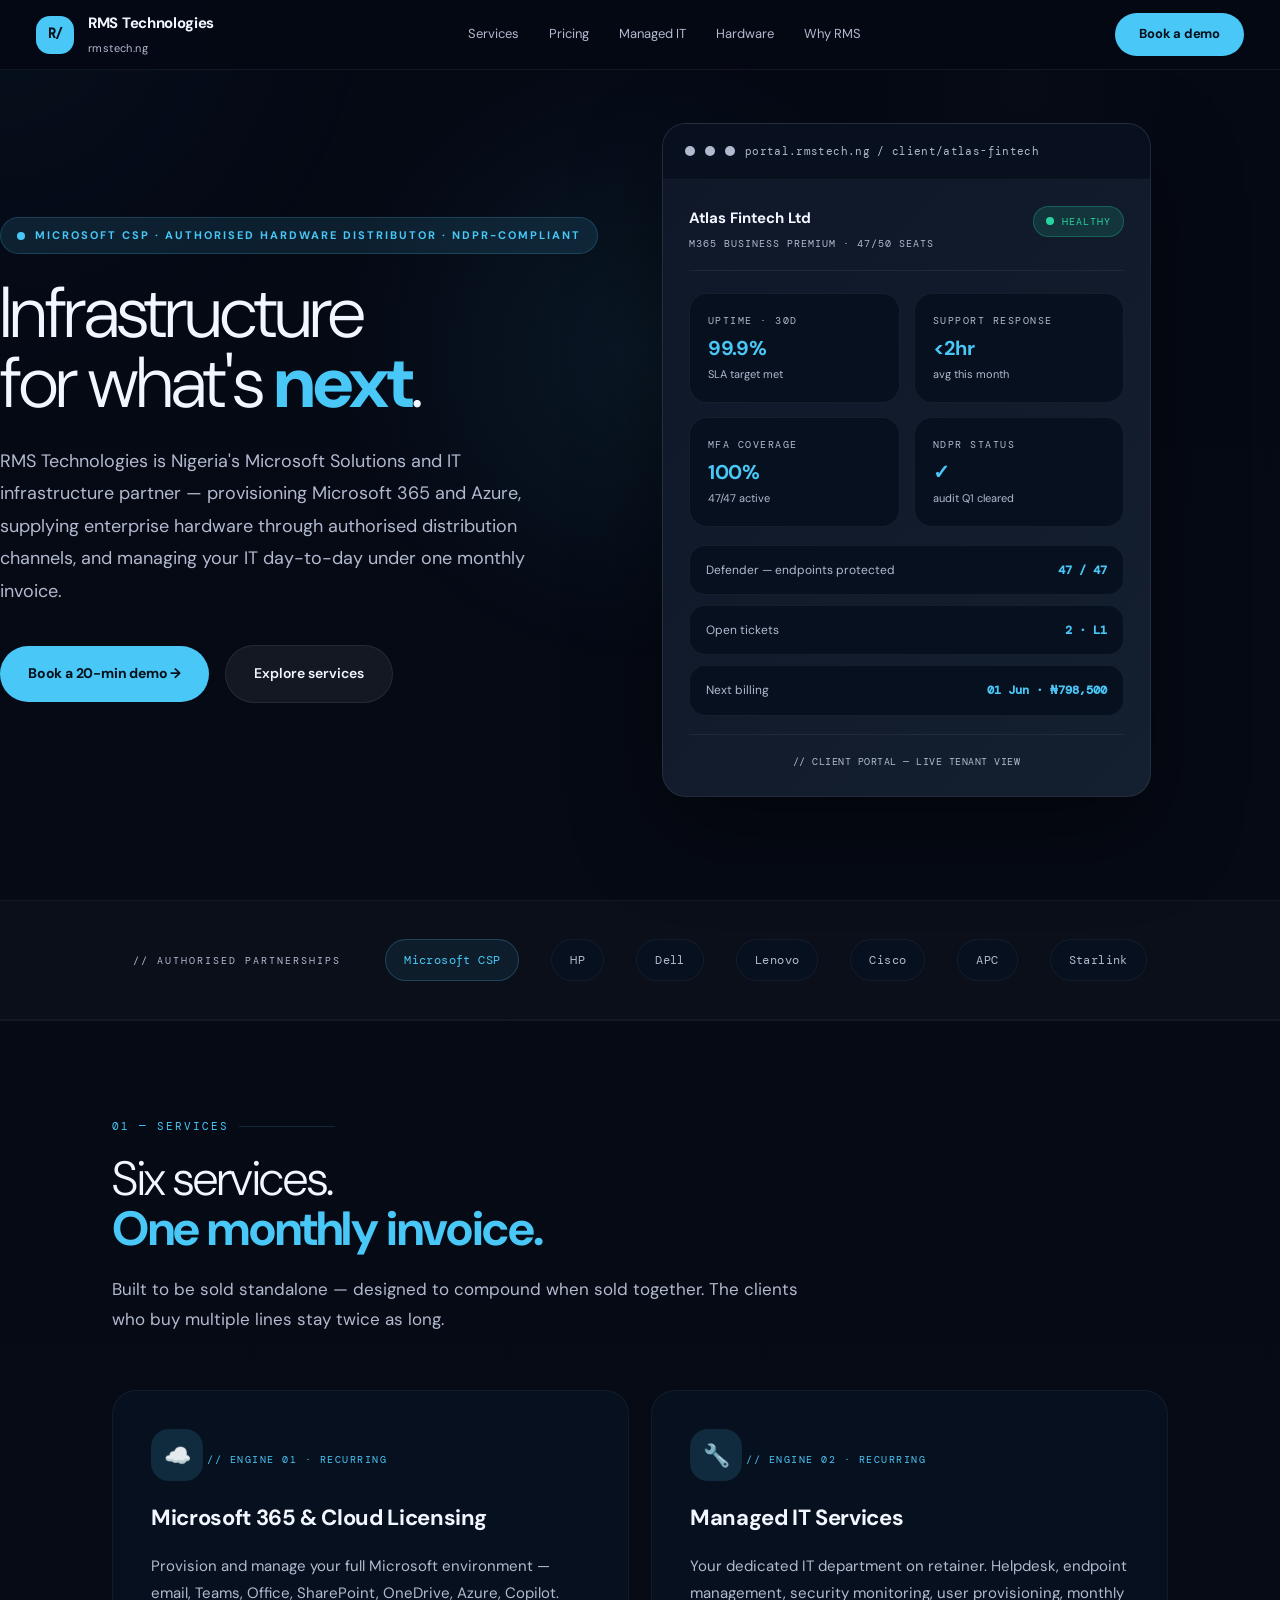
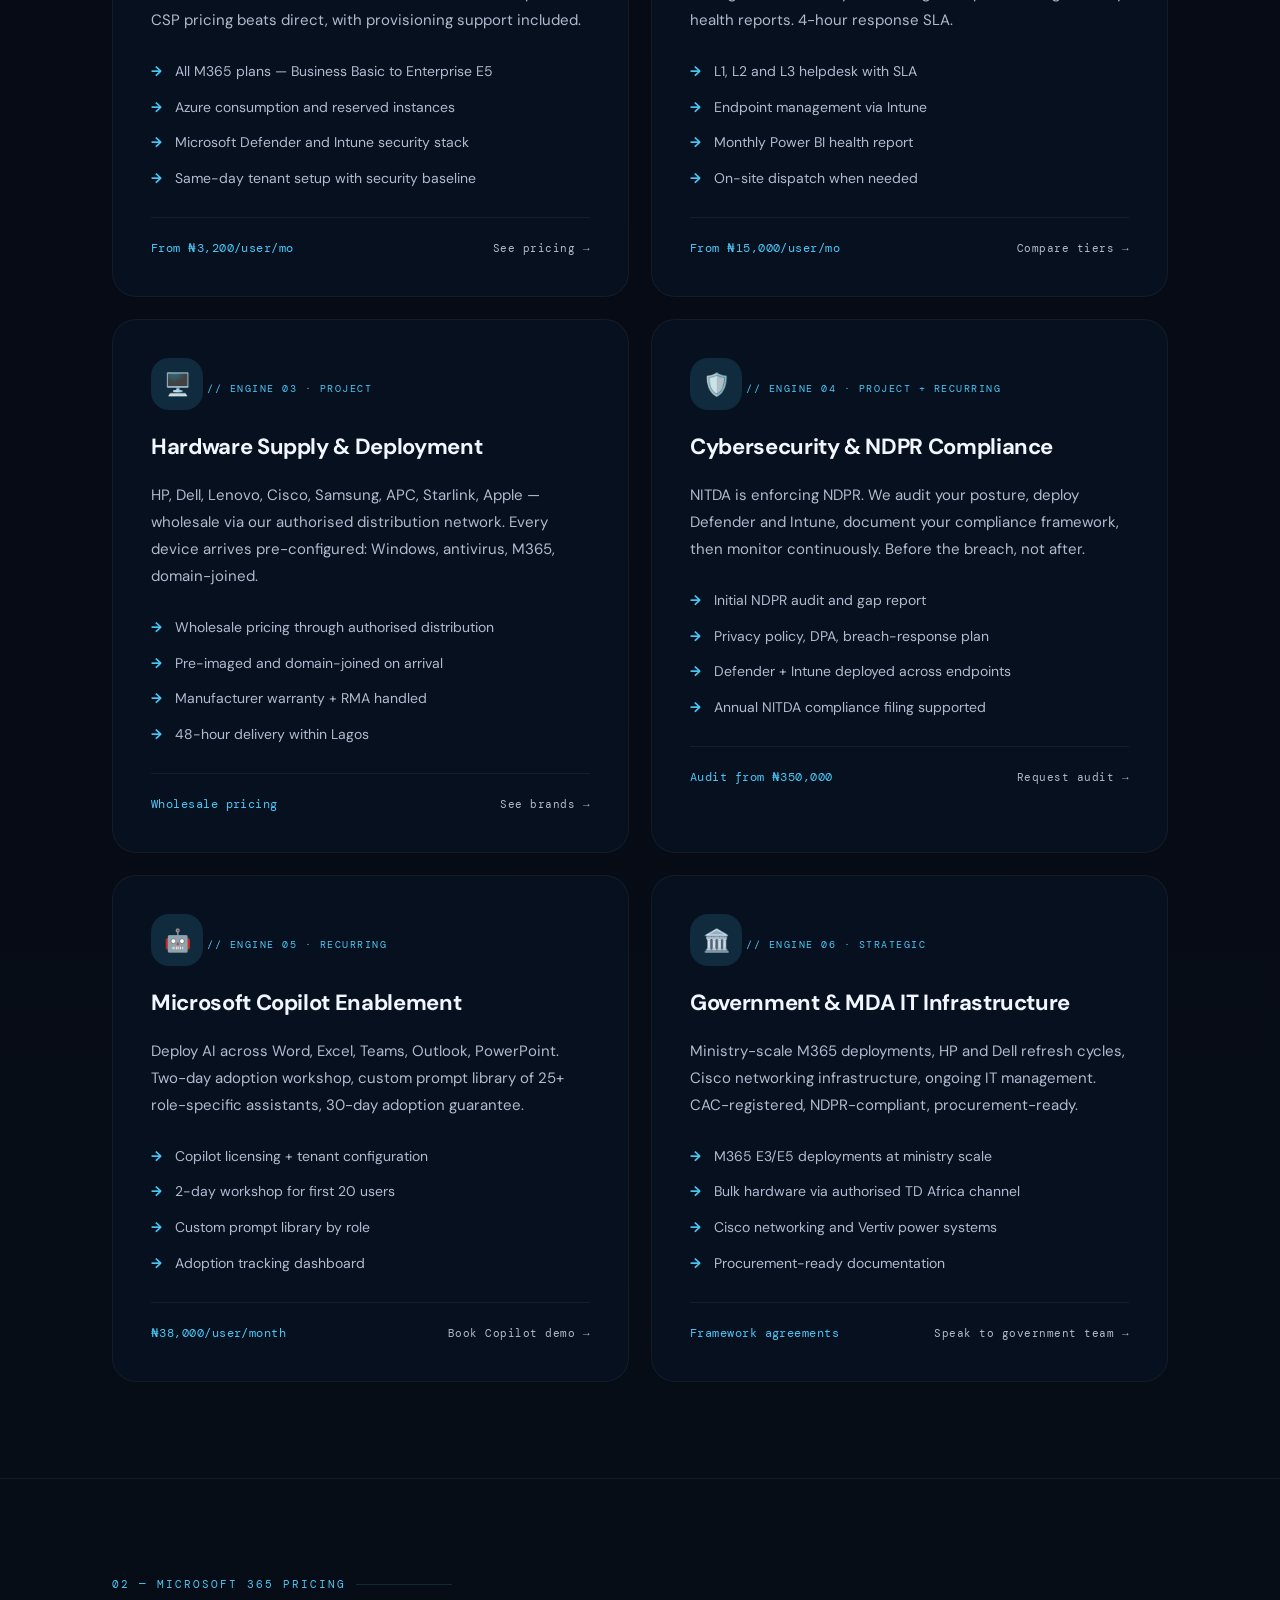
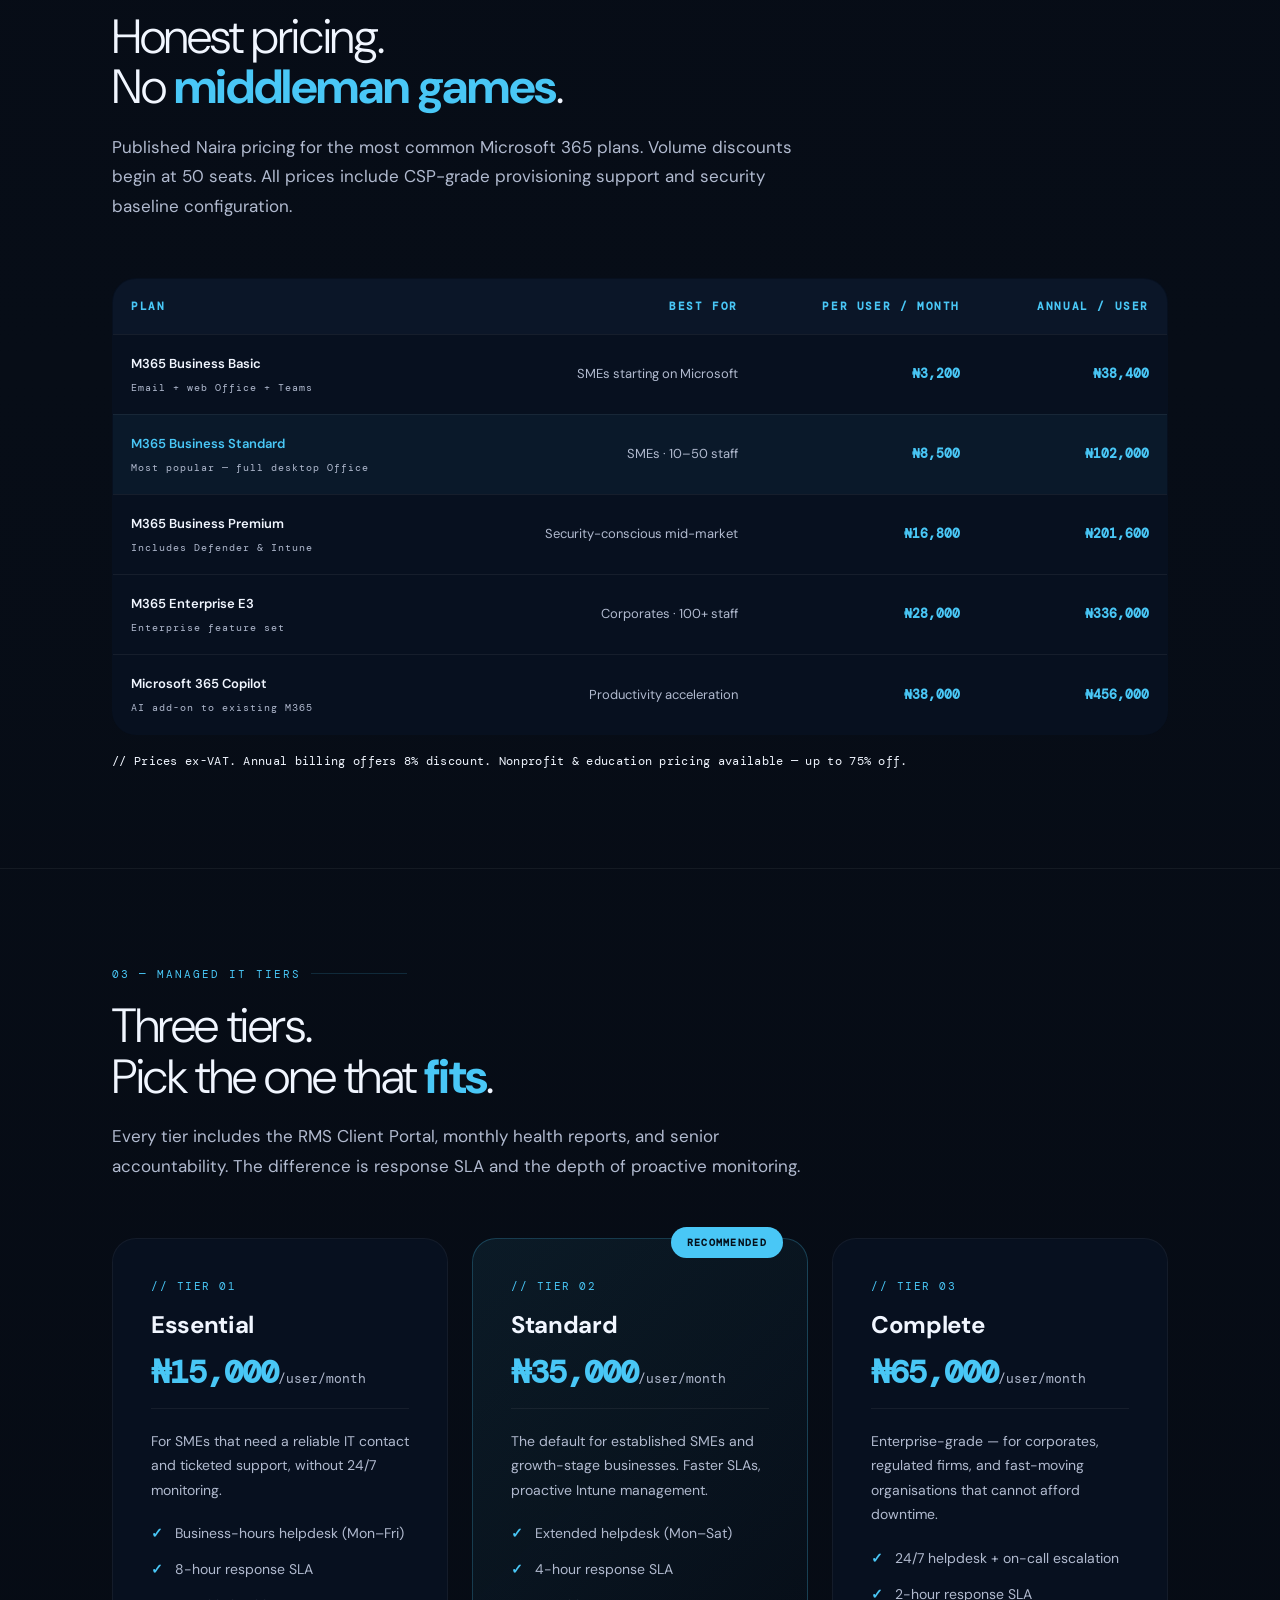
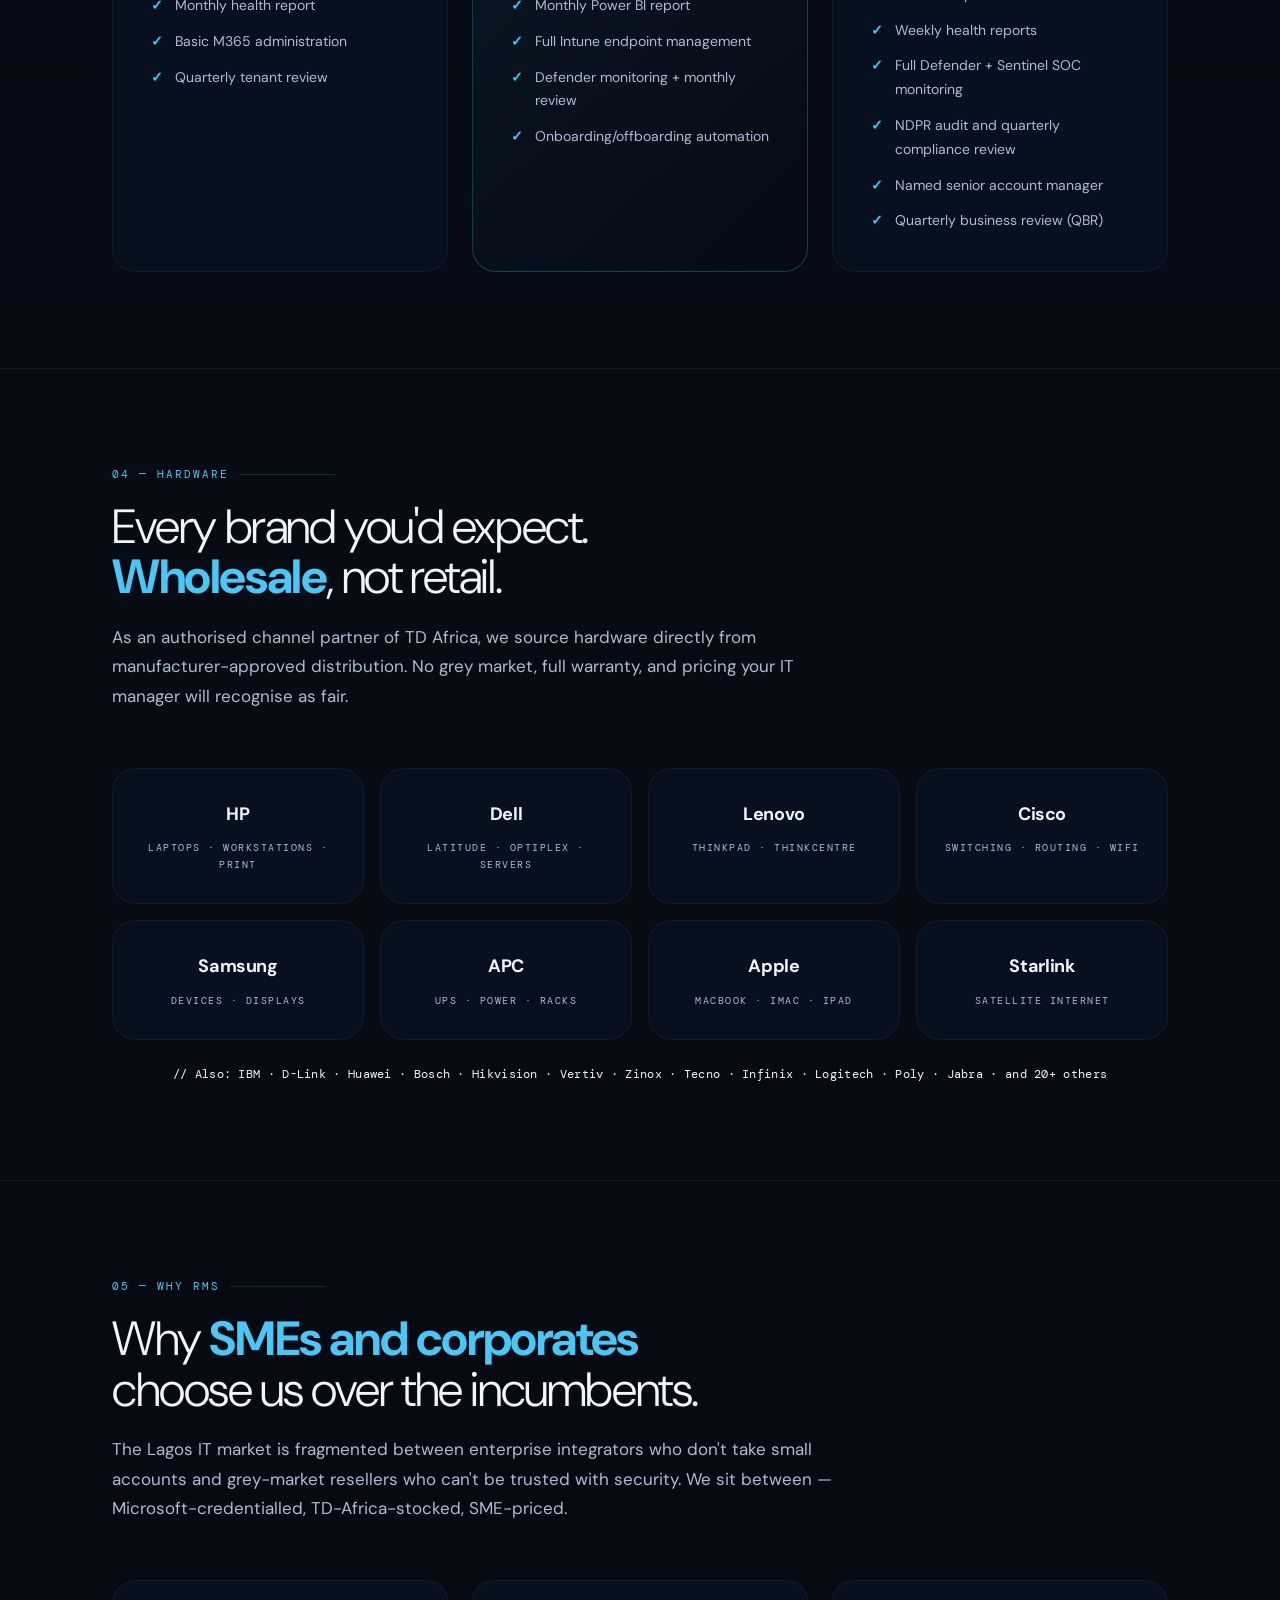
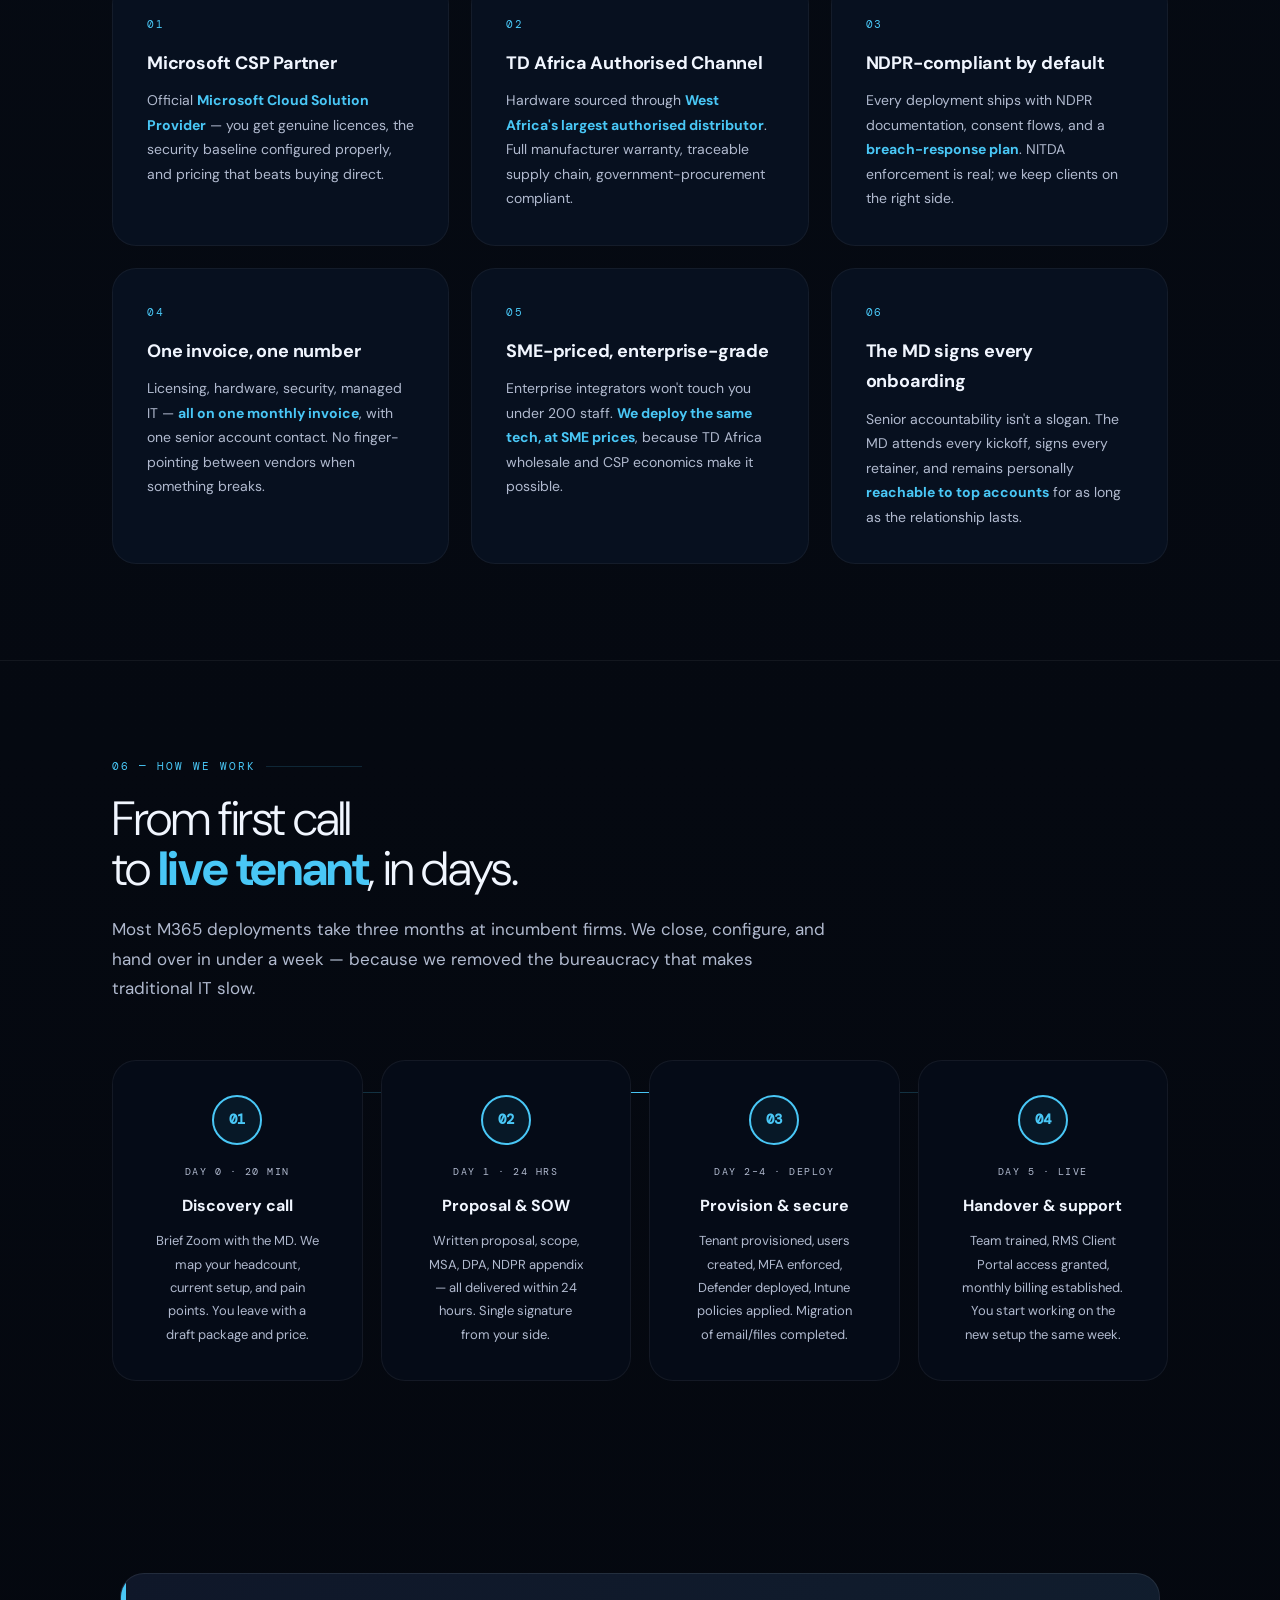
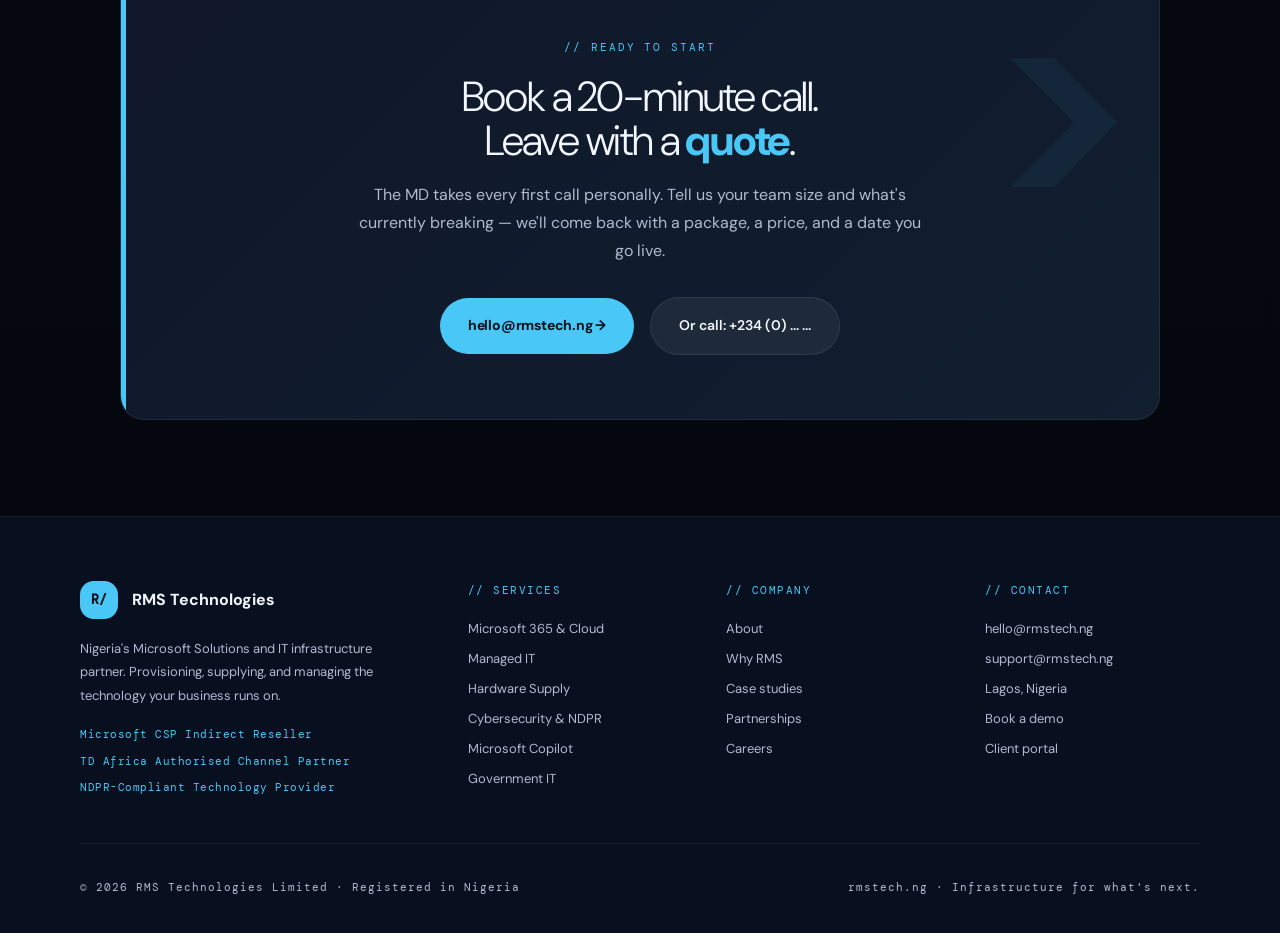
<file: RMS_Technologies_Website-backup.html>
<!DOCTYPE html>
<html lang="en">
<head>
<meta charset="UTF-8">
<meta name="viewport" content="width=device-width,initial-scale=1.0">
<title>RMS Technologies — Infrastructure for what's next</title>
<link href="https://fonts.googleapis.com/css2?family=DM+Sans:ital,opsz,wght@0,9..40,300;0,9..40,400;0,9..40,500;0,9..40,600;0,9..40,700;1,9..40,400&family=DM+Mono:wght@400;500&display=swap" rel="stylesheet">
<style>
:root{
  --bg:#050914;--bg2:#0F1729;--bg3:#131D2F;--bg4:#1E2A3C;
  --accent:#49C7F6;--accent-deep:#1C90B3;--accent-soft:rgba(73,199,246,0.12);
  --text:#F1F6FF;--text-muted:#9AA7BF;--text-soft:#B1BACF;
  --border:#1E2A3C;--rule:rgba(255,255,255,0.08);--rule-strong:rgba(73,199,246,0.16);
  --success:#27D5A0;--warning:#F7B334;--danger:#FF6A84;
  --radius:16px;--radius-sm:12px;
}
*,*::before,*::after{box-sizing:border-box;margin:0;padding:0}
html{font-size:15px;scroll-behavior:smooth}
body{font-family:'DM Sans',sans-serif;background:linear-gradient(180deg,#050914 0%,#070D17 40%,#04070E 100%);color:var(--text);line-height:1.7;overflow-x:hidden}

body::before{content:'';position:fixed;inset:0;z-index:0;pointer-events:none;opacity:.36;
  background-image:radial-gradient(circle at top left,rgba(73,199,246,0.12)0%,transparent 25%),radial-gradient(circle at 80% 10%,rgba(255,255,255,0.05)0%,transparent 18%)}
body::after{content:'';position:fixed;top:0;left:50%;transform:translateX(-50%);width:900px;height:700px;z-index:0;pointer-events:none;background:radial-gradient(circle,rgba(73,199,246,0.08)0%,transparent 55%)}

img,svg{max-width:100%;height:auto}

/* NAV */
nav{position:fixed;top:0;left:0;right:0;z-index:100;background:rgba(5,9,20,0.88);border-bottom:1px solid rgba(255,255,255,0.06);backdrop-filter:blur(18px);display:flex;align-items:center;justify-content:space-between;padding:0 36px;height:70px}
.nav-brand{display:flex;align-items:center;gap:14px;text-decoration:none}
.nav-mark{width:38px;height:38px;background:var(--accent);border-radius:14px;display:flex;align-items:center;justify-content:center;font-family:'DM Mono',monospace;font-size:13px;font-weight:700;color:#05101B;letter-spacing:-.5px}
.nav-name{font-size:15px;font-weight:700;color:var(--text);letter-spacing:-.3px}
.nav-sub{font-size:11px;color:var(--text-soft);letter-spacing:.4px;margin-top:2px}
.nav-links{display:flex;gap:30px;align-items:center}
.nav-links a{font-size:13px;color:var(--text-soft);text-decoration:none;transition:color .2s}
.nav-links a:hover{color:var(--accent)}
.nav-cta{background:var(--accent);color:#05101B;font-size:13px;font-weight:700;padding:10px 24px;border-radius:999px;text-decoration:none;transition:transform .2s,background .2s;letter-spacing:-.2px}
.nav-cta:hover{background:#67D3FF;transform:translateY(-1px)}

section{position:relative;z-index:1}
.container{max-width:1120px;margin:0 auto;padding:0 32px}

/* HERO */
.hero{min-height:100vh;display:flex;align-items:center;padding:120px 0 100px}
.hero-inner{display:grid;grid-template-columns:1.1fr 0.9fr;gap:64px;align-items:center}
.hero-label{display:inline-flex;align-items:center;gap:10px;font-size:11px;font-weight:700;letter-spacing:2px;text-transform:uppercase;color:var(--accent);margin-bottom:24px;padding:8px 16px;border:1px solid rgba(73,199,246,0.2);border-radius:999px;background:var(--accent-soft)}
.hero-label::before{content:'';width:8px;height:8px;border-radius:50%;background:var(--accent);animation:pulse 2.2s infinite}
@keyframes pulse{0%,100%{opacity:1;transform:scale(1)}50%{opacity:.35;transform:scale(.85)}}
.hero h1{font-size:72px;font-weight:300;line-height:0.98;letter-spacing:-2px;margin-bottom:26px;max-width:520px}
.hero h1 b{font-weight:800;color:var(--accent)}
.hero-lead{font-size:18px;color:var(--text-soft);line-height:1.8;margin-bottom:38px;max-width:560px}
.hero-cta{display:flex;gap:16px;align-items:center;flex-wrap:wrap}
.btn-primary{background:var(--accent);color:#05101B;font-size:14px;font-weight:700;padding:16px 28px;border-radius:999px;text-decoration:none;display:inline-flex;align-items:center;gap:10px;transition:transform .2s,background .2s;letter-spacing:-.2px}
.btn-primary:hover{background:#61D2FF;transform:translateY(-1px)}
.btn-ghost{background:rgba(255,255,255,0.06);color:var(--text);font-size:14px;font-weight:600;padding:16px 28px;border:1px solid rgba(255,255,255,0.08);border-radius:999px;text-decoration:none;display:inline-flex;align-items:center;gap:10px;transition:border-color .2s,color .2s}
.btn-ghost:hover{border-color:var(--accent);color:var(--accent)}

/* HERO PORTAL MOCK */
.portal-mock{background:linear-gradient(135deg,#0f1729 0%,#141f2f 100%);border:1px solid rgba(255,255,255,0.08);border-radius:24px;overflow:hidden;box-shadow:0 35px 90px rgba(0,0,0,0.45)}
.portal-bar{display:flex;align-items:center;gap:10px;padding:18px 22px;background:#08101f;border-bottom:1px solid rgba(255,255,255,0.05)}
.portal-dot{width:10px;height:10px;border-radius:50%;background:var(--text-soft)}
.portal-title{font-family:'DM Mono',monospace;font-size:11px;color:var(--text-soft);letter-spacing:.35px}
.portal-body{padding:26px}
.portal-head{display:flex;justify-content:space-between;align-items:start;margin-bottom:22px;padding-bottom:18px;border-bottom:1px solid rgba(255,255,255,0.06)}
.portal-h-name{font-size:15px;font-weight:700;color:var(--text)}
.portal-h-sub{font-family:'DM Mono',monospace;font-size:10px;color:var(--text-soft);letter-spacing:1px;margin-top:4px}
.portal-status{display:inline-flex;align-items:center;gap:8px;padding:6px 12px;background:rgba(39,213,160,0.14);border:1px solid rgba(39,213,160,0.28);border-radius:999px;font-family:'DM Mono',monospace;font-size:10px;color:var(--success);letter-spacing:1px;text-transform:uppercase}
.portal-status::before{content:'';width:8px;height:8px;border-radius:50%;background:var(--success)}
.portal-grid{display:grid;grid-template-columns:repeat(2,minmax(0,1fr));gap:14px;margin-bottom:18px}
.portal-tile{padding:18px;background:#07101f;border:1px solid rgba(255,255,255,0.06);border-radius:18px}
.portal-tile-label{font-family:'DM Mono',monospace;font-size:10px;color:var(--text-soft);letter-spacing:1.5px;text-transform:uppercase;margin-bottom:8px}
.portal-tile-val{font-size:20px;font-weight:700;color:var(--accent);letter-spacing:-.3px;line-height:1.1}
.portal-tile-meta{font-size:11px;color:var(--text-soft);margin-top:6px}
.portal-rows{display:flex;flex-direction:column;gap:10px}
.portal-row{display:flex;justify-content:space-between;align-items:center;padding:14px 16px;background:#07101f;border:1px solid rgba(255,255,255,0.06);border-radius:16px}
.portal-row-label{font-size:12px;color:var(--text-soft)}
.portal-row-val{font-family:'DM Mono',monospace;font-size:12px;color:var(--accent);font-weight:700}
.portal-foot{margin-top:18px;padding-top:18px;border-top:1px solid rgba(255,255,255,0.06);font-family:'DM Mono',monospace;font-size:10px;color:var(--text-soft);text-align:center;letter-spacing:.5px}

/* PARTNERS BAND */
.partners-band{padding:38px 48px;background:rgba(255,255,255,0.02);border-top:1px solid rgba(255,255,255,0.04);border-bottom:1px solid rgba(255,255,255,0.04)}
.partners-inner{max-width:1120px;margin:0 auto;display:flex;align-items:center;gap:32px;flex-wrap:wrap;justify-content:center}
.partners-label{font-family:'DM Mono',monospace;font-size:10px;color:var(--text-soft);letter-spacing:2px;text-transform:uppercase;margin-right:12px}
.partner-chip{padding:10px 18px;background:#07101f;border:1px solid rgba(255,255,255,0.05);border-radius:999px;font-family:'DM Mono',monospace;font-size:12px;color:var(--text-soft);letter-spacing:.4px;transition:all .2s}
.partner-chip:hover{border-color:rgba(73,199,246,0.24);color:var(--accent)}
.partner-chip.primary{color:var(--accent);border-color:rgba(73,199,246,0.24);background:rgba(73,199,246,0.08)}

/* SECTION HEADERS */
.sec{padding:96px 0;border-top:1px solid rgba(255,255,255,0.06)}
.sec-eyebrow{font-family:'DM Mono',monospace;font-size:11px;color:var(--accent);letter-spacing:2px;text-transform:uppercase;margin-bottom:18px;display:flex;align-items:center;gap:10px}
.sec-eyebrow::after{content:'';flex:1;height:1px;background:var(--rule-strong);max-width:96px}
.sec-title{font-size:48px;font-weight:300;letter-spacing:-1.4px;line-height:1.05;margin-bottom:20px;max-width:780px}
.sec-title b{font-weight:700;color:var(--accent)}
.sec-lead{font-size:17px;color:var(--text-soft);max-width:720px;line-height:1.75;margin-bottom:56px}

/* SERVICES */
.svc-grid{display:grid;grid-template-columns:repeat(2,minmax(0,1fr));gap:22px}
.svc{background:#07101f;border:1px solid rgba(255,255,255,0.05);border-radius:24px;padding:38px;transition:transform .25s,border-color .25s;position:relative;overflow:hidden}
.svc:hover{border-color:rgba(73,199,246,0.22);transform:translateY(-3px)}
.svc::before{content:'';position:absolute;top:0;left:0;width:0;height:4px;background:var(--accent);transition:width .28s}
.svc:hover::before{width:100%}
.svc-icon{font-size:22px;margin-bottom:18px;display:inline-flex;align-items:center;justify-content:center;width:52px;height:52px;border-radius:18px;background:rgba(73,199,246,0.14);color:var(--accent)}
.svc-eye{font-family:'DM Mono',monospace;font-size:10px;color:var(--accent);letter-spacing:1.5px;text-transform:uppercase;margin-bottom:12px;display:inline-block}
.svc-name{font-size:22px;font-weight:700;letter-spacing:-.35px;margin-bottom:16px}
.svc-text{font-size:15px;color:var(--text-soft);line-height:1.8;margin-bottom:26px}
.svc-pts{list-style:none;display:flex;flex-direction:column;gap:12px;margin-bottom:26px}
.svc-pts li{font-size:14px;color:var(--text-soft);padding-left:24px;position:relative;line-height:1.7}
.svc-pts li::before{content:'→';position:absolute;left:0;color:var(--accent);font-weight:700}
.svc-foot{padding-top:20px;border-top:1px solid rgba(255,255,255,0.06);display:flex;justify-content:space-between;align-items:center}
.svc-price{font-family:'DM Mono',monospace;font-size:12px;color:var(--accent);letter-spacing:.45px}
.svc-link{font-family:'DM Mono',monospace;font-size:11px;color:var(--text-soft);text-decoration:none;letter-spacing:.5px;transition:color .15s}
.svc-link:hover{color:var(--accent)}

/* PRICING TABLE */
.price-table{width:100%;border-collapse:collapse;margin-top:32px;font-size:13px;background:#07101f;border:1px solid rgba(255,255,255,0.06);border-radius:24px;overflow:hidden}
.price-table th{padding:18px;text-align:left;font-family:'DM Mono',monospace;font-size:11px;color:var(--accent);letter-spacing:1.6px;text-transform:uppercase;background:#0B1628;border-bottom:1px solid rgba(255,255,255,0.06)}
.price-table th:not(:first-child){text-align:right}
.price-table td{padding:18px;border-bottom:1px solid rgba(255,255,255,0.06);color:var(--text-soft);vertical-align:middle}
.price-table td:not(:first-child){text-align:right}
.price-table td:first-child{color:var(--text);font-weight:600}
.price-table td .plan-tag{font-family:'DM Mono',monospace;font-size:10px;color:var(--text-soft);letter-spacing:1px;display:block;margin-top:4px;font-weight:400}
.price-table td.price{font-family:'DM Mono',monospace;font-weight:700;color:var(--accent);white-space:nowrap}
.price-table tr:last-child td{border-bottom:none}
.price-table tr.featured{background:rgba(73,199,246,0.05)}
.price-table tr.featured td:first-child{color:var(--accent)}

/* MANAGED IT TIERS */
.tier-grid{display:grid;grid-template-columns:repeat(3,minmax(0,1fr));gap:24px;margin-top:32px}
.tier{background:#07101f;border:1px solid rgba(255,255,255,0.05);border-radius:24px;padding:38px;position:relative;transition:transform .25s,border-color .25s}
.tier:hover{border-color:rgba(73,199,246,0.22);transform:translateY(-3px)}
.tier.recommended{border-color:rgba(73,199,246,0.24);background:linear-gradient(135deg,rgba(73,199,246,0.08)0%,transparent 100%)}
.tier-badge{position:absolute;top:-12px;right:24px;font-family:'DM Mono',monospace;font-size:10px;color:#05101B;background:var(--accent);padding:7px 16px;border-radius:999px;letter-spacing:1.3px;text-transform:uppercase;font-weight:700}
.tier-name{font-family:'DM Mono',monospace;font-size:11px;color:var(--accent);letter-spacing:1.5px;text-transform:uppercase;margin-bottom:10px}
.tier-h{font-size:24px;font-weight:700;letter-spacing:-.35px;margin-bottom:10px}
.tier-price{font-family:'DM Mono',monospace;font-size:32px;font-weight:700;color:var(--accent);letter-spacing:-1px;margin-bottom:6px;line-height:1}
.tier-price small{font-size:13px;color:var(--text-soft);font-weight:400;letter-spacing:0}
.tier-text{font-size:14px;color:var(--text-soft);line-height:1.75;margin-top:20px;padding-top:20px;border-top:1px solid rgba(255,255,255,0.06)}
.tier-pts{list-style:none;display:flex;flex-direction:column;gap:12px;margin-top:20px}
.tier-pts li{font-size:14px;color:var(--text-soft);padding-left:24px;position:relative;line-height:1.7}
.tier-pts li::before{content:'✓';position:absolute;left:0;color:var(--accent);font-weight:700}

/* HARDWARE GRID */
.hw-grid{display:grid;grid-template-columns:repeat(4,minmax(0,1fr));gap:16px;margin-top:32px}
.hw-tile{background:#07101f;border:1px solid rgba(255,255,255,0.05);border-radius:24px;padding:30px 22px;text-align:center;transition:transform .25s,border-color .25s}
.hw-tile:hover{border-color:rgba(73,199,246,0.22);transform:translateY(-2px)}
.hw-brand{font-size:18px;font-weight:700;color:var(--text);letter-spacing:-.35px;margin-bottom:10px}
.hw-cat{font-family:'DM Mono',monospace;font-size:10px;color:var(--text-soft);letter-spacing:1.5px;text-transform:uppercase}

/* WHY GRID */
.why-grid{display:grid;grid-template-columns:repeat(3,minmax(0,1fr));gap:22px;margin-top:32px}
.why{background:#07101f;border:1px solid rgba(255,255,255,0.05);border-radius:24px;padding:34px;transition:border-color .2s}
.why:hover{border-color:rgba(73,199,246,0.22)}
.why-num{font-family:'DM Mono',monospace;font-size:11px;color:var(--accent);letter-spacing:1.5px;margin-bottom:14px}
.why-h{font-size:18px;font-weight:700;letter-spacing:-.2px;margin-bottom:10px}
.why-t{font-size:14px;color:var(--text-soft);line-height:1.75}
.why-t b{color:var(--accent);font-weight:700}

/* PROCESS */
.process{display:grid;grid-template-columns:repeat(4,minmax(0,1fr));gap:18px;margin-top:32px;position:relative}
.process::before{content:'';position:absolute;top:32px;left:4%;right:4%;height:1px;background:linear-gradient(90deg,transparent,rgba(73,199,246,0.24),var(--accent),rgba(73,199,246,0.24),transparent)}
.process-step{position:relative;z-index:1;background:#050B17;border:1px solid rgba(255,255,255,0.06);border-radius:24px;padding:34px;transition:transform .25s,border-color .25s}
.process-step:hover{border-color:rgba(73,199,246,0.22);transform:translateY(-2px)}
.process-num{width:50px;height:50px;border-radius:50%;background:#071827;border:2px solid var(--accent);margin:0 auto 18px;display:flex;align-items:center;justify-content:center;font-family:'DM Mono',monospace;font-size:14px;color:var(--accent);font-weight:700}
.process-when{font-family:'DM Mono',monospace;font-size:10px;color:var(--text-soft);letter-spacing:1.5px;text-transform:uppercase;margin-bottom:12px;text-align:center}
.process-h{font-size:16px;font-weight:700;text-align:center;margin-bottom:10px}
.process-t{font-size:13px;color:var(--text-soft);line-height:1.8;text-align:center;padding:0 8px}

/* CTA */
.cta-block{margin:96px 32px;padding:64px;background:linear-gradient(135deg,#0F1729 0%,#111F2F 100%);border:1px solid rgba(255,255,255,0.08);border-radius:24px;position:relative;overflow:hidden;text-align:center;max-width:1040px;margin-left:auto;margin-right:auto}
.cta-block::before{content:'';position:absolute;top:0;left:0;width:5px;height:100%;background:var(--accent)}
.cta-block::after{content:'>';position:absolute;top:-32px;right:32px;font-size:220px;color:var(--accent);opacity:.06;font-family:'DM Mono',monospace;font-weight:700}
.cta-eye{font-family:'DM Mono',monospace;font-size:11px;color:var(--accent);letter-spacing:1.9px;text-transform:uppercase;margin-bottom:18px}
.cta-h{font-size:42px;font-weight:300;letter-spacing:-1.2px;line-height:1.05;margin-bottom:18px;max-width:700px;margin-left:auto;margin-right:auto}
.cta-h b{font-weight:800;color:var(--accent)}
.cta-l{font-size:16px;color:var(--text-soft);line-height:1.75;margin-bottom:32px;max-width:580px;margin-left:auto;margin-right:auto}
.cta-row{display:flex;gap:16px;align-items:center;justify-content:center;flex-wrap:wrap}

/* FOOTER */
footer{padding:64px 48px 36px;background:#08101F;border-top:1px solid rgba(255,255,255,0.06);position:relative;z-index:1}
.f-grid{max-width:1120px;margin:0 auto;display:grid;grid-template-columns:1.6fr 1fr 1fr 1fr;gap:44px;padding-bottom:46px;border-bottom:1px solid rgba(255,255,255,0.06)}
.f-brand{display:flex;align-items:center;gap:14px;margin-bottom:18px}
.f-mark{width:38px;height:38px;background:var(--accent);border-radius:14px;display:flex;align-items:center;justify-content:center;font-family:'DM Mono',monospace;font-size:13px;color:#05101B;font-weight:700}
.f-name{font-size:16px;font-weight:700}
.f-tag{font-size:13px;color:var(--text-soft);line-height:1.8;margin-bottom:18px;max-width:320px}
.f-creds{display:flex;flex-direction:column;gap:8px}
.f-cred{font-family:'DM Mono',monospace;font-size:11px;color:var(--accent);letter-spacing:.5px}
.f-col-h{font-family:'DM Mono',monospace;font-size:11px;color:var(--accent);letter-spacing:1.5px;text-transform:uppercase;margin-bottom:14px}
.f-col a{display:block;font-size:13px;color:var(--text-soft);text-decoration:none;padding:4px 0;transition:color .15s}
.f-col a:hover{color:var(--accent)}
.f-bottom{max-width:1120px;margin:0 auto;padding-top:34px;display:flex;justify-content:space-between;align-items:center;font-family:'DM Mono',monospace;font-size:11px;color:var(--text-soft);letter-spacing:1px;flex-wrap:wrap;gap:12px}

@media(max-width:1024px){
  .hero-inner{grid-template-columns:1fr;gap:50px}
  .svc-grid,.tier-grid,.why-grid{grid-template-columns:1fr}
  .hw-grid{grid-template-columns:repeat(2,minmax(0,1fr))}
  .process{grid-template-columns:1fr;gap:24px}
  .process::before{display:none}
}

@media(max-width:900px){
  nav{padding:0 20px;height:62px}
  .nav-links{display:none}
  .hero h1{font-size:52px}
  .sec-title{font-size:34px}
  .cta-h{font-size:30px}
  .sec{padding:68px 0}
  .container{padding:0 20px}
  .price-table,.price-table th,.price-table td{font-size:12px;padding:12px}
  .cta-block{padding:36px 24px;margin:56px 20px}
  .f-grid{grid-template-columns:1fr 1fr;gap:32px}
  footer{padding:48px 24px 24px}
  .partners-band{padding:24px 20px}
}

@media(max-width:640px){
  body{font-size:14px}
  .hero{padding:100px 0 80px}
  .hero h1{font-size:42px}
  .hero-lead{font-size:16px}
  .btn-primary,.btn-ghost{width:100%;justify-content:center}
  .cta-row{flex-direction:column}
  .f-grid{grid-template-columns:1fr;gap:28px}
  .partners-inner{justify-content:flex-start}
}
</style>
</head>
<body>

<!-- NAV -->
<nav>
  <a href="#" class="nav-brand">
    <div class="nav-mark">R/</div>
    <div>
      <div class="nav-name">RMS Technologies</div>
      <div class="nav-sub">rmstech.ng</div>
    </div>
  </a>
  <div class="nav-links">
    <a href="#services">Services</a>
    <a href="#pricing">Pricing</a>
    <a href="#managed">Managed IT</a>
    <a href="#hardware">Hardware</a>
    <a href="#why">Why RMS</a>
  </div>
  <a href="#contact" class="nav-cta">Book a demo</a>
</nav>

<!-- HERO -->
<section class="hero">
  <div class="hero-inner">
    <div>
      <div class="hero-label">Microsoft CSP · Authorised Hardware Distributor · NDPR-compliant</div>
      <h1>Infrastructure<br>for what's <b>next</b>.</h1>
      <p class="hero-lead">RMS Technologies is Nigeria's Microsoft Solutions and IT infrastructure partner — provisioning Microsoft 365 and Azure, supplying enterprise hardware through authorised distribution channels, and managing your IT day-to-day under one monthly invoice.</p>
      <div class="hero-cta">
        <a href="#contact" class="btn-primary">Book a 20-min demo →</a>
        <a href="#services" class="btn-ghost">Explore services</a>
      </div>
    </div>
    <div class="portal-mock">
      <div class="portal-bar">
        <div class="portal-dot"></div><div class="portal-dot"></div><div class="portal-dot"></div>
        <div class="portal-title">portal.rmstech.ng / client/atlas-fintech</div>
      </div>
      <div class="portal-body">
        <div class="portal-head">
          <div>
            <div class="portal-h-name">Atlas Fintech Ltd</div>
            <div class="portal-h-sub">M365 BUSINESS PREMIUM · 47/50 SEATS</div>
          </div>
          <div class="portal-status">Healthy</div>
        </div>
        <div class="portal-grid">
          <div class="portal-tile">
            <div class="portal-tile-label">Uptime · 30d</div>
            <div class="portal-tile-val">99.9%</div>
            <div class="portal-tile-meta">SLA target met</div>
          </div>
          <div class="portal-tile">
            <div class="portal-tile-label">Support response</div>
            <div class="portal-tile-val">&lt;2hr</div>
            <div class="portal-tile-meta">avg this month</div>
          </div>
          <div class="portal-tile">
            <div class="portal-tile-label">MFA coverage</div>
            <div class="portal-tile-val">100%</div>
            <div class="portal-tile-meta">47/47 active</div>
          </div>
          <div class="portal-tile">
            <div class="portal-tile-label">NDPR status</div>
            <div class="portal-tile-val">✓</div>
            <div class="portal-tile-meta">audit Q1 cleared</div>
          </div>
        </div>
        <div class="portal-rows">
          <div class="portal-row"><span class="portal-row-label">Defender — endpoints protected</span><span class="portal-row-val">47 / 47</span></div>
          <div class="portal-row"><span class="portal-row-label">Open tickets</span><span class="portal-row-val">2 · L1</span></div>
          <div class="portal-row"><span class="portal-row-label">Next billing</span><span class="portal-row-val">01 Jun · ₦798,500</span></div>
        </div>
        <div class="portal-foot">// CLIENT PORTAL — LIVE TENANT VIEW</div>
      </div>
    </div>
  </div>
</section>

<!-- PARTNERS BAND -->
<div class="partners-band">
  <div class="partners-inner">
    <div class="partners-label">// Authorised partnerships</div>
    <span class="partner-chip primary">Microsoft CSP</span>
    <span class="partner-chip">HP</span>
    <span class="partner-chip">Dell</span>
    <span class="partner-chip">Lenovo</span>
    <span class="partner-chip">Cisco</span>
    <span class="partner-chip">APC</span>
    <span class="partner-chip">Starlink</span>
  </div>
</div>

<!-- SERVICES -->
<section class="sec" id="services">
  <div class="container">
    <div class="sec-eyebrow">01 — Services</div>
    <h2 class="sec-title">Six services.<br><b>One monthly invoice.</b></h2>
    <p class="sec-lead">Built to be sold standalone — designed to compound when sold together. The clients who buy multiple lines stay twice as long.</p>

    <div class="svc-grid">
      <div class="svc">
        <span class="svc-icon">☁️</span>
        <div class="svc-eye">// Engine 01 · Recurring</div>
        <div class="svc-name">Microsoft 365 & Cloud Licensing</div>
        <p class="svc-text">Provision and manage your full Microsoft environment — email, Teams, Office, SharePoint, OneDrive, Azure, Copilot. CSP pricing beats direct, with provisioning support included.</p>
        <ul class="svc-pts">
          <li>All M365 plans — Business Basic to Enterprise E5</li>
          <li>Azure consumption and reserved instances</li>
          <li>Microsoft Defender and Intune security stack</li>
          <li>Same-day tenant setup with security baseline</li>
        </ul>
        <div class="svc-foot">
          <div class="svc-price">From ₦3,200/user/mo</div>
          <a href="#pricing" class="svc-link">See pricing →</a>
        </div>
      </div>

      <div class="svc">
        <span class="svc-icon">🔧</span>
        <div class="svc-eye">// Engine 02 · Recurring</div>
        <div class="svc-name">Managed IT Services</div>
        <p class="svc-text">Your dedicated IT department on retainer. Helpdesk, endpoint management, security monitoring, user provisioning, monthly health reports. 4-hour response SLA.</p>
        <ul class="svc-pts">
          <li>L1, L2 and L3 helpdesk with SLA</li>
          <li>Endpoint management via Intune</li>
          <li>Monthly Power BI health report</li>
          <li>On-site dispatch when needed</li>
        </ul>
        <div class="svc-foot">
          <div class="svc-price">From ₦15,000/user/mo</div>
          <a href="#managed" class="svc-link">Compare tiers →</a>
        </div>
      </div>

      <div class="svc">
        <span class="svc-icon">🖥️</span>
        <div class="svc-eye">// Engine 03 · Project</div>
        <div class="svc-name">Hardware Supply & Deployment</div>
        <p class="svc-text">HP, Dell, Lenovo, Cisco, Samsung, APC, Starlink, Apple — wholesale via our authorised distribution network. Every device arrives pre-configured: Windows, antivirus, M365, domain-joined.</p>
        <ul class="svc-pts">
          <li>Wholesale pricing through authorised distribution</li>
          <li>Pre-imaged and domain-joined on arrival</li>
          <li>Manufacturer warranty + RMA handled</li>
          <li>48-hour delivery within Lagos</li>
        </ul>
        <div class="svc-foot">
          <div class="svc-price">Wholesale pricing</div>
          <a href="#hardware" class="svc-link">See brands →</a>
        </div>
      </div>

      <div class="svc">
        <span class="svc-icon">🛡️</span>
        <div class="svc-eye">// Engine 04 · Project + Recurring</div>
        <div class="svc-name">Cybersecurity & NDPR Compliance</div>
        <p class="svc-text">NITDA is enforcing NDPR. We audit your posture, deploy Defender and Intune, document your compliance framework, then monitor continuously. Before the breach, not after.</p>
        <ul class="svc-pts">
          <li>Initial NDPR audit and gap report</li>
          <li>Privacy policy, DPA, breach-response plan</li>
          <li>Defender + Intune deployed across endpoints</li>
          <li>Annual NITDA compliance filing supported</li>
        </ul>
        <div class="svc-foot">
          <div class="svc-price">Audit from ₦350,000</div>
          <a href="#contact" class="svc-link">Request audit →</a>
        </div>
      </div>

      <div class="svc">
        <span class="svc-icon">🤖</span>
        <div class="svc-eye">// Engine 05 · Recurring</div>
        <div class="svc-name">Microsoft Copilot Enablement</div>
        <p class="svc-text">Deploy AI across Word, Excel, Teams, Outlook, PowerPoint. Two-day adoption workshop, custom prompt library of 25+ role-specific assistants, 30-day adoption guarantee.</p>
        <ul class="svc-pts">
          <li>Copilot licensing + tenant configuration</li>
          <li>2-day workshop for first 20 users</li>
          <li>Custom prompt library by role</li>
          <li>Adoption tracking dashboard</li>
        </ul>
        <div class="svc-foot">
          <div class="svc-price">₦38,000/user/month</div>
          <a href="#contact" class="svc-link">Book Copilot demo →</a>
        </div>
      </div>

      <div class="svc">
        <span class="svc-icon">🏛️</span>
        <div class="svc-eye">// Engine 06 · Strategic</div>
        <div class="svc-name">Government & MDA IT Infrastructure</div>
        <p class="svc-text">Ministry-scale M365 deployments, HP and Dell refresh cycles, Cisco networking infrastructure, ongoing IT management. CAC-registered, NDPR-compliant, procurement-ready.</p>
        <ul class="svc-pts">
          <li>M365 E3/E5 deployments at ministry scale</li>
          <li>Bulk hardware via authorised TD Africa channel</li>
          <li>Cisco networking and Vertiv power systems</li>
          <li>Procurement-ready documentation</li>
        </ul>
        <div class="svc-foot">
          <div class="svc-price">Framework agreements</div>
          <a href="#contact" class="svc-link">Speak to government team →</a>
        </div>
      </div>
    </div>
  </div>
</section>

<!-- M365 PRICING -->
<section class="sec" id="pricing">
  <div class="container">
    <div class="sec-eyebrow">02 — Microsoft 365 Pricing</div>
    <h2 class="sec-title">Honest pricing.<br>No <b>middleman games</b>.</h2>
    <p class="sec-lead">Published Naira pricing for the most common Microsoft 365 plans. Volume discounts begin at 50 seats. All prices include CSP-grade provisioning support and security baseline configuration.</p>

    <table class="price-table">
      <thead><tr><th>Plan</th><th>Best for</th><th>Per user / month</th><th>Annual / user</th></tr></thead>
      <tbody>
        <tr><td>M365 Business Basic<span class="plan-tag">Email + web Office + Teams</span></td><td>SMEs starting on Microsoft</td><td class="price">₦3,200</td><td class="price">₦38,400</td></tr>
        <tr class="featured"><td>M365 Business Standard<span class="plan-tag">Most popular — full desktop Office</span></td><td>SMEs · 10–50 staff</td><td class="price">₦8,500</td><td class="price">₦102,000</td></tr>
        <tr><td>M365 Business Premium<span class="plan-tag">Includes Defender & Intune</span></td><td>Security-conscious mid-market</td><td class="price">₦16,800</td><td class="price">₦201,600</td></tr>
        <tr><td>M365 Enterprise E3<span class="plan-tag">Enterprise feature set</span></td><td>Corporates · 100+ staff</td><td class="price">₦28,000</td><td class="price">₦336,000</td></tr>
        <tr><td>Microsoft 365 Copilot<span class="plan-tag">AI add-on to existing M365</span></td><td>Productivity acceleration</td><td class="price">₦38,000</td><td class="price">₦456,000</td></tr>
      </tbody>
    </table>
    <p style="font-size:12px;color:var(--w3);margin-top:16px;font-family:'DM Mono',monospace;letter-spacing:.3px">// Prices ex-VAT. Annual billing offers 8% discount. Nonprofit & education pricing available — up to 75% off.</p>
  </div>
</section>

<!-- MANAGED IT TIERS -->
<section class="sec" id="managed">
  <div class="container">
    <div class="sec-eyebrow">03 — Managed IT Tiers</div>
    <h2 class="sec-title">Three tiers.<br>Pick the one that <b>fits</b>.</h2>
    <p class="sec-lead">Every tier includes the RMS Client Portal, monthly health reports, and senior accountability. The difference is response SLA and the depth of proactive monitoring.</p>

    <div class="tier-grid">
      <div class="tier">
        <div class="tier-name">// Tier 01</div>
        <div class="tier-h">Essential</div>
        <div class="tier-price">₦15,000<small>/user/month</small></div>
        <p class="tier-text">For SMEs that need a reliable IT contact and ticketed support, without 24/7 monitoring.</p>
        <ul class="tier-pts">
          <li>Business-hours helpdesk (Mon–Fri)</li>
          <li>8-hour response SLA</li>
          <li>Monthly health report</li>
          <li>Basic M365 administration</li>
          <li>Quarterly tenant review</li>
        </ul>
      </div>

      <div class="tier recommended">
        <div class="tier-badge">Recommended</div>
        <div class="tier-name">// Tier 02</div>
        <div class="tier-h">Standard</div>
        <div class="tier-price">₦35,000<small>/user/month</small></div>
        <p class="tier-text">The default for established SMEs and growth-stage businesses. Faster SLAs, proactive Intune management.</p>
        <ul class="tier-pts">
          <li>Extended helpdesk (Mon–Sat)</li>
          <li>4-hour response SLA</li>
          <li>Monthly Power BI report</li>
          <li>Full Intune endpoint management</li>
          <li>Defender monitoring + monthly review</li>
          <li>Onboarding/offboarding automation</li>
        </ul>
      </div>

      <div class="tier">
        <div class="tier-name">// Tier 03</div>
        <div class="tier-h">Complete</div>
        <div class="tier-price">₦65,000<small>/user/month</small></div>
        <p class="tier-text">Enterprise-grade — for corporates, regulated firms, and fast-moving organisations that cannot afford downtime.</p>
        <ul class="tier-pts">
          <li>24/7 helpdesk + on-call escalation</li>
          <li>2-hour response SLA</li>
          <li>Weekly health reports</li>
          <li>Full Defender + Sentinel SOC monitoring</li>
          <li>NDPR audit and quarterly compliance review</li>
          <li>Named senior account manager</li>
          <li>Quarterly business review (QBR)</li>
        </ul>
      </div>
    </div>
  </div>
</section>

<!-- HARDWARE -->
<section class="sec" id="hardware">
  <div class="container">
    <div class="sec-eyebrow">04 — Hardware</div>
    <h2 class="sec-title">Every brand you'd expect.<br><b>Wholesale</b>, not retail.</h2>
    <p class="sec-lead">As an authorised channel partner of TD Africa, we source hardware directly from manufacturer-approved distribution. No grey market, full warranty, and pricing your IT manager will recognise as fair.</p>

    <div class="hw-grid">
      <div class="hw-tile"><div class="hw-brand">HP</div><div class="hw-cat">Laptops · workstations · print</div></div>
      <div class="hw-tile"><div class="hw-brand">Dell</div><div class="hw-cat">Latitude · OptiPlex · servers</div></div>
      <div class="hw-tile"><div class="hw-brand">Lenovo</div><div class="hw-cat">ThinkPad · ThinkCentre</div></div>
      <div class="hw-tile"><div class="hw-brand">Cisco</div><div class="hw-cat">Switching · routing · WiFi</div></div>
      <div class="hw-tile"><div class="hw-brand">Samsung</div><div class="hw-cat">Devices · displays</div></div>
      <div class="hw-tile"><div class="hw-brand">APC</div><div class="hw-cat">UPS · power · racks</div></div>
      <div class="hw-tile"><div class="hw-brand">Apple</div><div class="hw-cat">MacBook · iMac · iPad</div></div>
      <div class="hw-tile"><div class="hw-brand">Starlink</div><div class="hw-cat">Satellite internet</div></div>
    </div>
    <p style="font-size:12px;color:var(--w3);margin-top:24px;font-family:'DM Mono',monospace;letter-spacing:.3px;text-align:center">// Also: IBM · D-Link · Huawei · Bosch · Hikvision · Vertiv · Zinox · Tecno · Infinix · Logitech · Poly · Jabra · and 20+ others</p>
  </div>
</section>

<!-- WHY -->
<section class="sec" id="why">
  <div class="container">
    <div class="sec-eyebrow">05 — Why RMS</div>
    <h2 class="sec-title">Why <b>SMEs and corporates</b><br>choose us over the incumbents.</h2>
    <p class="sec-lead">The Lagos IT market is fragmented between enterprise integrators who don't take small accounts and grey-market resellers who can't be trusted with security. We sit between — Microsoft-credentialled, TD-Africa-stocked, SME-priced.</p>

    <div class="why-grid">
      <div class="why">
        <div class="why-num">01</div>
        <div class="why-h">Microsoft CSP Partner</div>
        <p class="why-t">Official <b>Microsoft Cloud Solution Provider</b> — you get genuine licences, the security baseline configured properly, and pricing that beats buying direct.</p>
      </div>
      <div class="why">
        <div class="why-num">02</div>
        <div class="why-h">TD Africa Authorised Channel</div>
        <p class="why-t">Hardware sourced through <b>West Africa's largest authorised distributor</b>. Full manufacturer warranty, traceable supply chain, government-procurement compliant.</p>
      </div>
      <div class="why">
        <div class="why-num">03</div>
        <div class="why-h">NDPR-compliant by default</div>
        <p class="why-t">Every deployment ships with NDPR documentation, consent flows, and a <b>breach-response plan</b>. NITDA enforcement is real; we keep clients on the right side.</p>
      </div>
      <div class="why">
        <div class="why-num">04</div>
        <div class="why-h">One invoice, one number</div>
        <p class="why-t">Licensing, hardware, security, managed IT — <b>all on one monthly invoice</b>, with one senior account contact. No finger-pointing between vendors when something breaks.</p>
      </div>
      <div class="why">
        <div class="why-num">05</div>
        <div class="why-h">SME-priced, enterprise-grade</div>
        <p class="why-t">Enterprise integrators won't touch you under 200 staff. <b>We deploy the same tech, at SME prices</b>, because TD Africa wholesale and CSP economics make it possible.</p>
      </div>
      <div class="why">
        <div class="why-num">06</div>
        <div class="why-h">The MD signs every onboarding</div>
        <p class="why-t">Senior accountability isn't a slogan. The MD attends every kickoff, signs every retainer, and remains personally <b>reachable to top accounts</b> for as long as the relationship lasts.</p>
      </div>
    </div>
  </div>
</section>

<!-- PROCESS -->
<section class="sec">
  <div class="container">
    <div class="sec-eyebrow">06 — How We Work</div>
    <h2 class="sec-title">From first call<br>to <b>live tenant</b>, in days.</h2>
    <p class="sec-lead">Most M365 deployments take three months at incumbent firms. We close, configure, and hand over in under a week — because we removed the bureaucracy that makes traditional IT slow.</p>

    <div class="process">
      <div class="process-step">
        <div class="process-num">01</div>
        <div class="process-when">Day 0 · 20 min</div>
        <div class="process-h">Discovery call</div>
        <div class="process-t">Brief Zoom with the MD. We map your headcount, current setup, and pain points. You leave with a draft package and price.</div>
      </div>
      <div class="process-step">
        <div class="process-num">02</div>
        <div class="process-when">Day 1 · 24 hrs</div>
        <div class="process-h">Proposal & SOW</div>
        <div class="process-t">Written proposal, scope, MSA, DPA, NDPR appendix — all delivered within 24 hours. Single signature from your side.</div>
      </div>
      <div class="process-step">
        <div class="process-num">03</div>
        <div class="process-when">Day 2–4 · Deploy</div>
        <div class="process-h">Provision & secure</div>
        <div class="process-t">Tenant provisioned, users created, MFA enforced, Defender deployed, Intune policies applied. Migration of email/files completed.</div>
      </div>
      <div class="process-step">
        <div class="process-num">04</div>
        <div class="process-when">Day 5 · Live</div>
        <div class="process-h">Handover & support</div>
        <div class="process-t">Team trained, RMS Client Portal access granted, monthly billing established. You start working on the new setup the same week.</div>
      </div>
    </div>
  </div>
</section>

<!-- CTA -->
<div class="cta-block" id="contact">
  <div class="cta-eye">// Ready to start</div>
  <h2 class="cta-h">Book a 20-minute call.<br>Leave with a <b>quote</b>.</h2>
  <p class="cta-l">The MD takes every first call personally. Tell us your team size and what's currently breaking — we'll come back with a package, a price, and a date you go live.</p>
  <div class="cta-row">
    <a href="mailto:hello@rmstech.ng" class="btn-primary">hello@rmstech.ng →</a>
    <a href="tel:+234" class="btn-ghost">Or call: +234 (0) ... ...</a>
  </div>
</div>

<!-- FOOTER -->
<footer>
  <div class="f-grid">
    <div>
      <div class="f-brand">
        <div class="f-mark">R/</div>
        <div class="f-name">RMS Technologies</div>
      </div>
      <p class="f-tag">Nigeria's Microsoft Solutions and IT infrastructure partner. Provisioning, supplying, and managing the technology your business runs on.</p>
      <div class="f-creds">
        <div class="f-cred">Microsoft CSP Indirect Reseller</div>
        <div class="f-cred">TD Africa Authorised Channel Partner</div>
        <div class="f-cred">NDPR-Compliant Technology Provider</div>
      </div>
    </div>
    <div class="f-col">
      <div class="f-col-h">// Services</div>
      <a href="#services">Microsoft 365 & Cloud</a>
      <a href="#managed">Managed IT</a>
      <a href="#hardware">Hardware Supply</a>
      <a href="#services">Cybersecurity & NDPR</a>
      <a href="#services">Microsoft Copilot</a>
      <a href="#services">Government IT</a>
    </div>
    <div class="f-col">
      <div class="f-col-h">// Company</div>
      <a href="#">About</a>
      <a href="#why">Why RMS</a>
      <a href="#">Case studies</a>
      <a href="#">Partnerships</a>
      <a href="#">Careers</a>
    </div>
    <div class="f-col">
      <div class="f-col-h">// Contact</div>
      <a href="mailto:hello@rmstech.ng">hello@rmstech.ng</a>
      <a href="mailto:support@rmstech.ng">support@rmstech.ng</a>
      <a href="#">Lagos, Nigeria</a>
      <a href="#">Book a demo</a>
      <a href="#">Client portal</a>
    </div>
  </div>
  <div class="f-bottom">
    <div>© 2026 RMS Technologies Limited · Registered in Nigeria</div>
    <div>rmstech.ng · Infrastructure for what's next.</div>
  </div>
</footer>

</body>
</html>
</file>
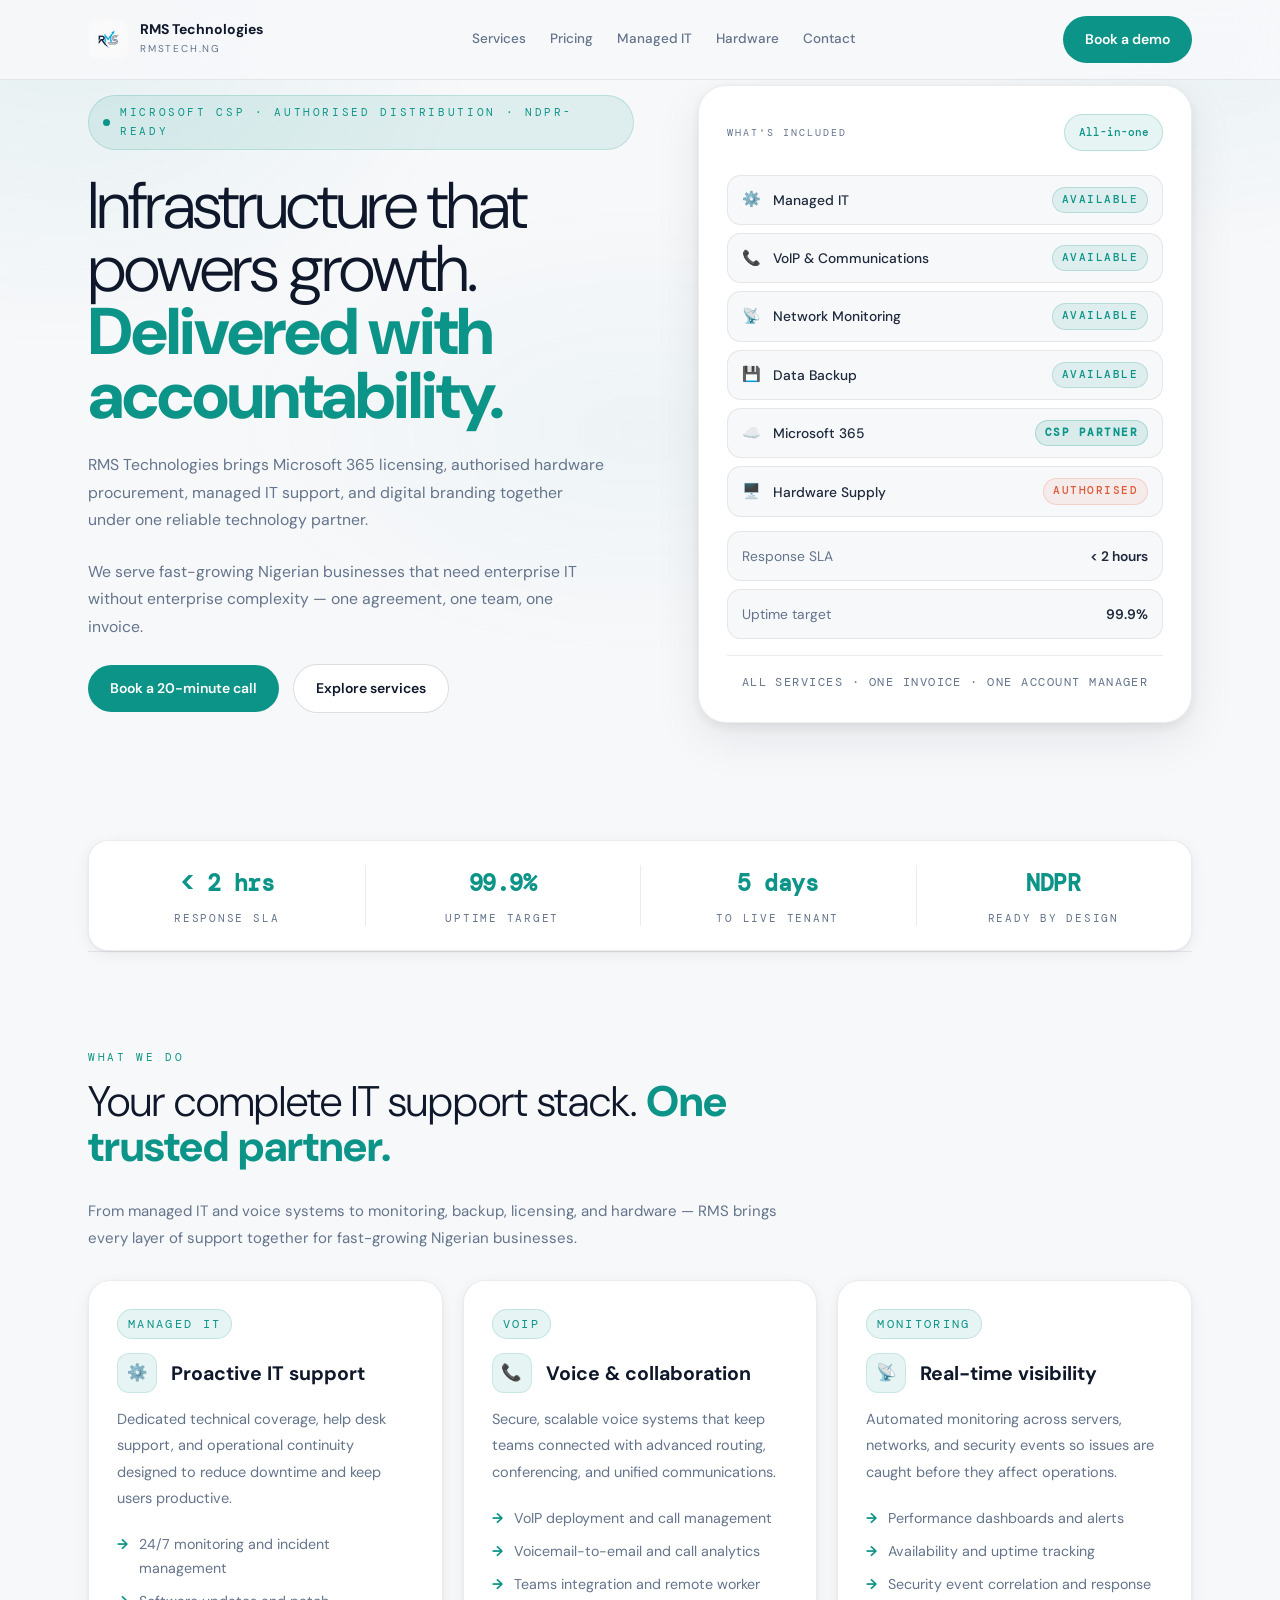
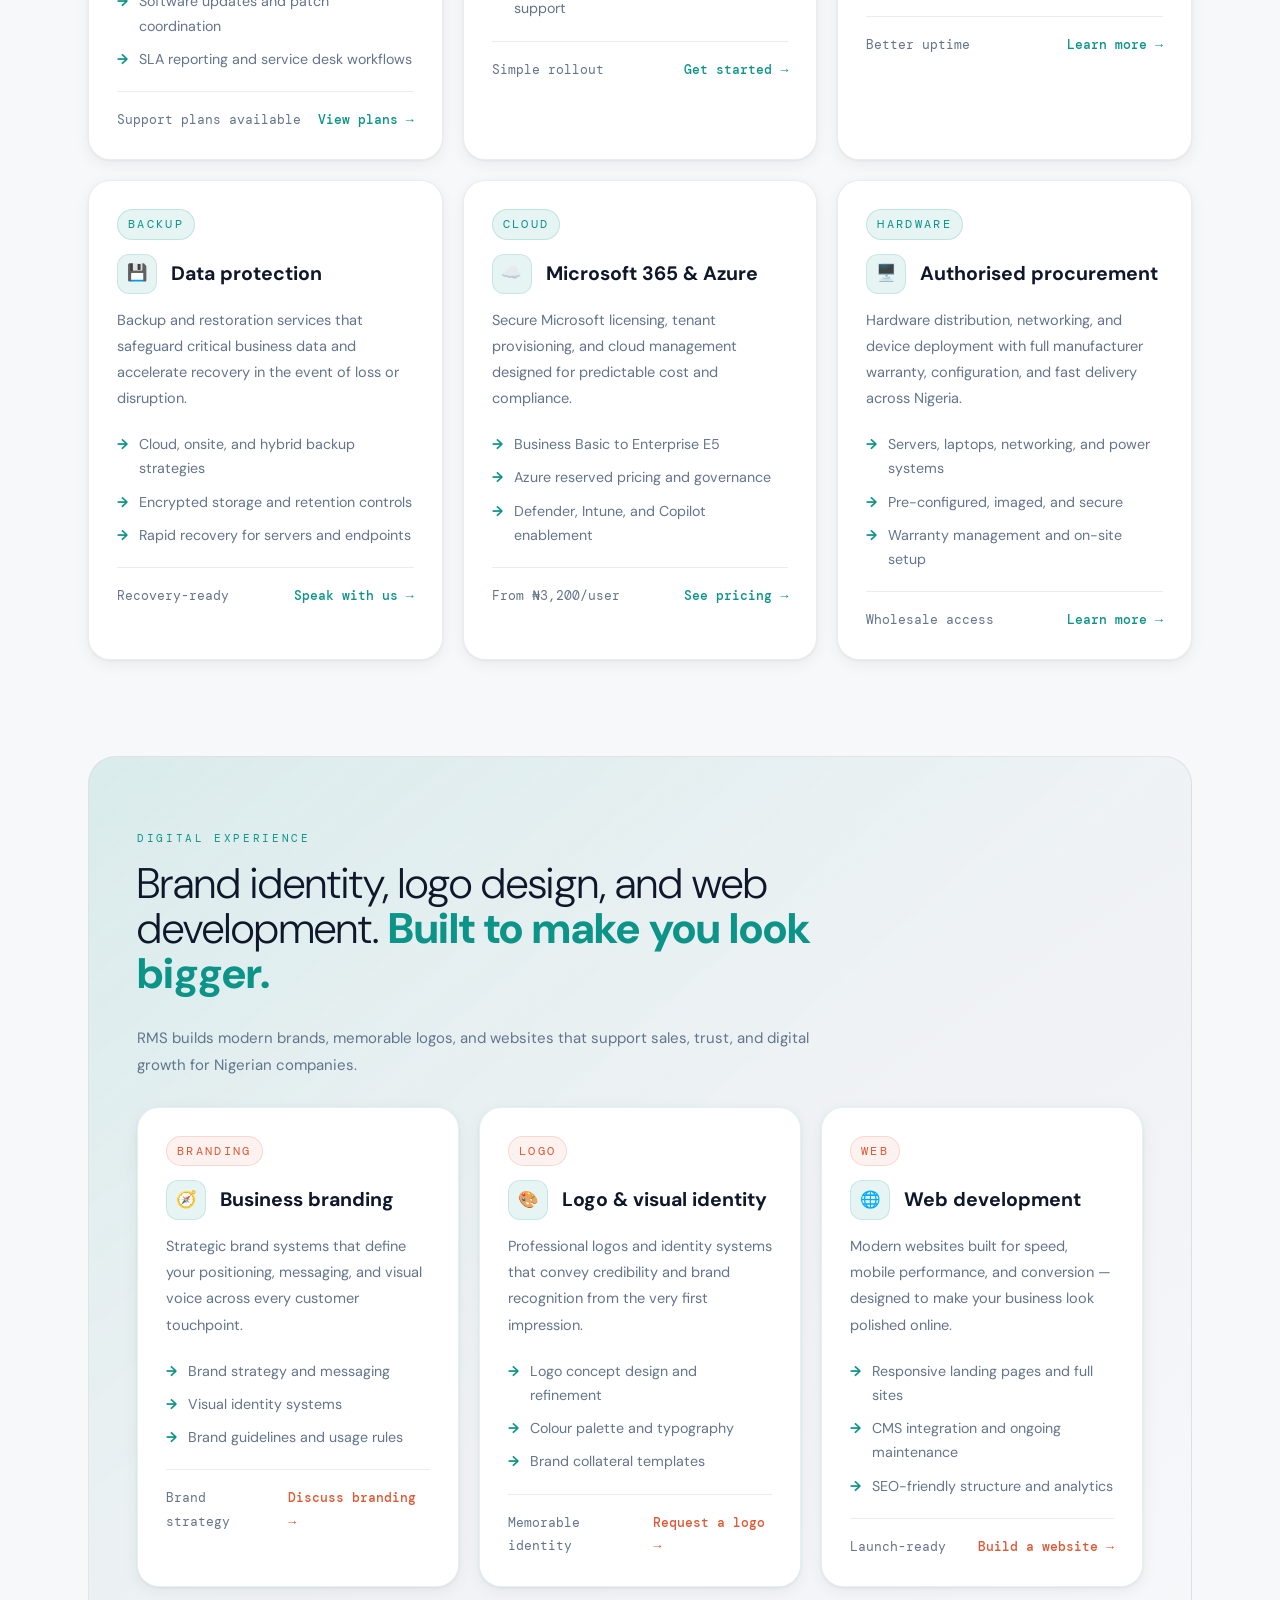
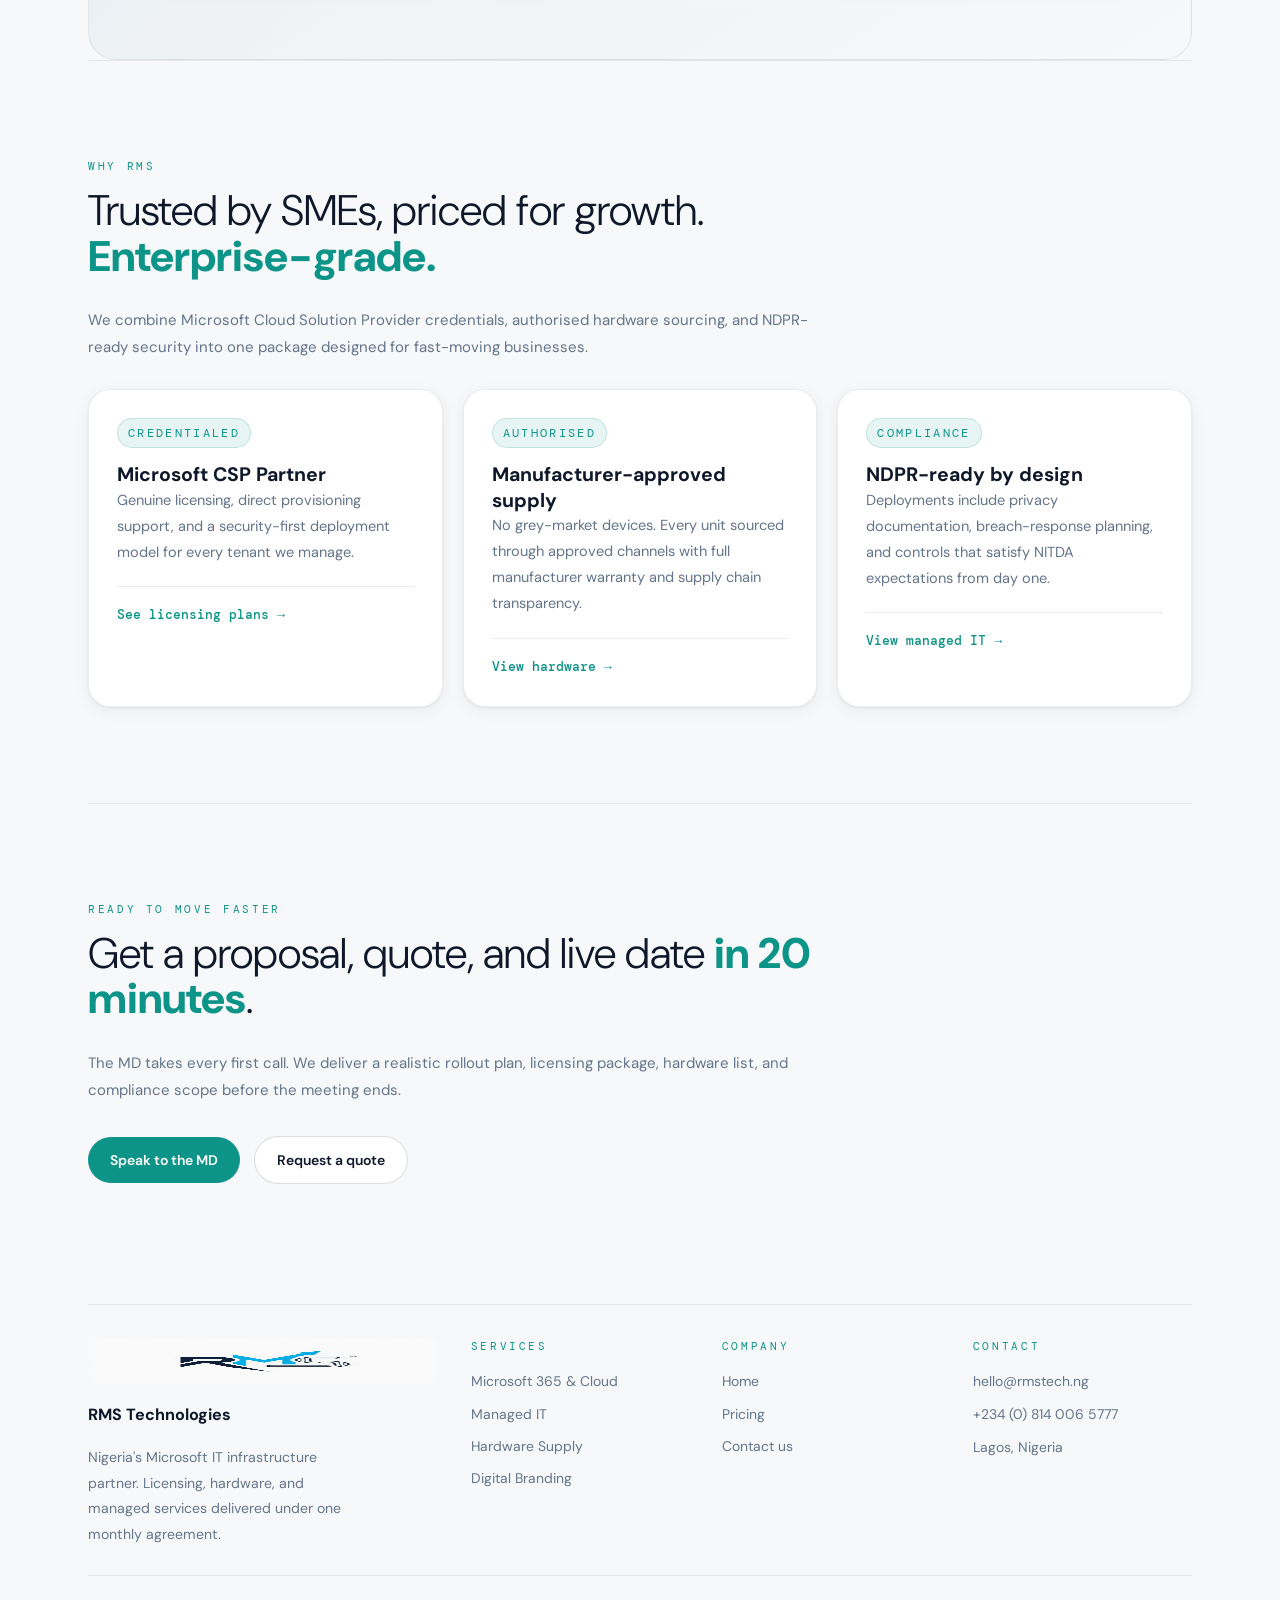
<file: RMS_Technologies_Website.html>
<!DOCTYPE html>
<html lang="en">
<head>
  <meta charset="UTF-8">
  <meta name="viewport" content="width=device-width, initial-scale=1.0">
  <title>RMS Technologies | Managed IT, Microsoft 365 & Hardware — Nigeria</title>
  <meta name="description" content="RMS Technologies is Nigeria's Microsoft CSP partner delivering managed IT, Microsoft 365 licensing, authorised hardware, and digital branding under one monthly agreement.">
  <link rel="icon" href="rms-logo.jpeg" type="image/jpeg">
  <meta property="og:type" content="website">
  <meta property="og:title" content="RMS Technologies | Managed IT, Microsoft 365 & Hardware — Nigeria">
  <meta property="og:description" content="Managed IT, Microsoft 365 licensing, authorised hardware, and digital branding. One partner, one invoice.">
  <meta property="og:image" content="https://damilolanoel.github.io/RMS-Technology/rms-logo.jpeg">
  <meta name="twitter:card" content="summary">
  <link rel="stylesheet" href="styles.css">
</head>
<body>

  <header>
    <nav class="navbar" aria-label="Main navigation">
      <a href="RMS_Technologies_Website.html" class="brand">
        <img src="rms-logo.jpeg" alt="RMS Technologies" class="brand-logo" width="40" height="40">
        <div class="brand-copy">
          <div class="brand-name">RMS Technologies</div>
          <div class="brand-tag">rmstech.ng</div>
        </div>
      </a>
      <div class="nav-links" id="nav-links">
        <a href="services.html">Services</a>
        <a href="pricing.html">Pricing</a>
        <a href="managed-it.html">Managed IT</a>
        <a href="hardware.html">Hardware</a>
        <a href="contact.html">Contact</a>
      </div>
      <div class="nav-actions">
        <a href="contact.html" class="btn btn-primary">Book a demo</a>
        <button class="nav-toggle" aria-label="Open navigation" aria-expanded="false" aria-controls="nav-links">
          <svg width="18" height="14" viewBox="0 0 18 14" fill="none" aria-hidden="true">
            <rect width="18" height="2" rx="1" fill="currentColor"/>
            <rect y="6" width="18" height="2" rx="1" fill="currentColor"/>
            <rect y="12" width="18" height="2" rx="1" fill="currentColor"/>
          </svg>
        </button>
      </div>
    </nav>
  </header>

  <main class="page-shell">

    <!-- Hero -->
    <section class="hero">
      <div class="hero-copy">
        <span class="hero-eyebrow">Microsoft CSP · Authorised distribution · NDPR-ready</span>
        <h1 class="hero-heading">Infrastructure that powers growth. <strong>Delivered with accountability.</strong></h1>
        <p>RMS Technologies brings Microsoft 365 licensing, authorised hardware procurement, managed IT support, and digital branding together under one reliable technology partner.</p>
        <p class="hero-subtext">We serve fast-growing Nigerian businesses that need enterprise IT without enterprise complexity — one agreement, one team, one invoice.</p>
        <div class="hero-actions">
          <a href="contact.html" class="btn btn-primary">Book a 20-minute call</a>
          <a href="services.html" class="btn btn-secondary">Explore services</a>
        </div>
      </div>
      <aside class="hero-preview" aria-label="Service overview">
        <div class="preview-top">
          <div class="preview-tag">What's included</div>
          <div class="preview-status">All-in-one</div>
        </div>
        <div class="service-list">
          <div class="service-row">
            <span class="service-icon" aria-hidden="true">⚙️</span>
            <span class="service-name">Managed IT</span>
            <span class="service-badge available">Available</span>
          </div>
          <div class="service-row">
            <span class="service-icon" aria-hidden="true">📞</span>
            <span class="service-name">VoIP & Communications</span>
            <span class="service-badge available">Available</span>
          </div>
          <div class="service-row">
            <span class="service-icon" aria-hidden="true">📡</span>
            <span class="service-name">Network Monitoring</span>
            <span class="service-badge available">Available</span>
          </div>
          <div class="service-row">
            <span class="service-icon" aria-hidden="true">💾</span>
            <span class="service-name">Data Backup</span>
            <span class="service-badge available">Available</span>
          </div>
          <div class="service-row">
            <span class="service-icon" aria-hidden="true">☁️</span>
            <span class="service-name">Microsoft 365</span>
            <span class="service-badge csp">CSP Partner</span>
          </div>
          <div class="service-row">
            <span class="service-icon" aria-hidden="true">🖥️</span>
            <span class="service-name">Hardware Supply</span>
            <span class="service-badge auth">Authorised</span>
          </div>
        </div>
        <div class="preview-row">
          <span>Response SLA</span>
          <strong>&lt; 2 hours</strong>
        </div>
        <div class="preview-row">
          <span>Uptime target</span>
          <strong>99.9%</strong>
        </div>
        <div class="preview-footer">All services · One invoice · One account manager</div>
      </aside>
    </section>

    <!-- Key metrics -->
    <div class="stats-bar" aria-label="Key performance indicators">
      <div class="stat-item">
        <strong>&lt; 2 hrs</strong>
        <span>Response SLA</span>
      </div>
      <div class="stat-item">
        <strong>99.9%</strong>
        <span>Uptime target</span>
      </div>
      <div class="stat-item">
        <strong>5 days</strong>
        <span>To live tenant</span>
      </div>
      <div class="stat-item">
        <strong>NDPR</strong>
        <span>Ready by design</span>
      </div>
    </div>

    <!-- Services -->
    <section class="section">
      <div class="section-header">
        <span class="section-eyebrow">What we do</span>
        <h2 class="section-title">Your complete IT support stack. <strong>One trusted partner.</strong></h2>
      </div>
      <p class="section-copy">From managed IT and voice systems to monitoring, backup, licensing, and hardware — RMS brings every layer of support together for fast-growing Nigerian businesses.</p>
      <div class="grid-3">
        <article class="card">
          <div class="card-flag">Managed IT</div>
          <div class="card-heading">
            <span class="card-icon" aria-hidden="true">⚙️</span>
            <h3 class="card-title">Proactive IT support</h3>
          </div>
          <p class="card-copy">Dedicated technical coverage, help desk support, and operational continuity designed to reduce downtime and keep users productive.</p>
          <ul class="card-list">
            <li>24/7 monitoring and incident management</li>
            <li>Software updates and patch coordination</li>
            <li>SLA reporting and service desk workflows</li>
          </ul>
          <div class="card-foot"><span>Support plans available</span><a href="managed-it.html">View plans →</a></div>
        </article>
        <article class="card">
          <div class="card-flag">VoIP</div>
          <div class="card-heading">
            <span class="card-icon" aria-hidden="true">📞</span>
            <h3 class="card-title">Voice & collaboration</h3>
          </div>
          <p class="card-copy">Secure, scalable voice systems that keep teams connected with advanced routing, conferencing, and unified communications.</p>
          <ul class="card-list">
            <li>VoIP deployment and call management</li>
            <li>Voicemail-to-email and call analytics</li>
            <li>Teams integration and remote worker support</li>
          </ul>
          <div class="card-foot"><span>Simple rollout</span><a href="contact.html">Get started →</a></div>
        </article>
        <article class="card">
          <div class="card-flag">Monitoring</div>
          <div class="card-heading">
            <span class="card-icon" aria-hidden="true">📡</span>
            <h3 class="card-title">Real-time visibility</h3>
          </div>
          <p class="card-copy">Automated monitoring across servers, networks, and security events so issues are caught before they affect operations.</p>
          <ul class="card-list">
            <li>Performance dashboards and alerts</li>
            <li>Availability and uptime tracking</li>
            <li>Security event correlation and response</li>
          </ul>
          <div class="card-foot"><span>Better uptime</span><a href="services.html">Learn more →</a></div>
        </article>
        <article class="card">
          <div class="card-flag">Backup</div>
          <div class="card-heading">
            <span class="card-icon" aria-hidden="true">💾</span>
            <h3 class="card-title">Data protection</h3>
          </div>
          <p class="card-copy">Backup and restoration services that safeguard critical business data and accelerate recovery in the event of loss or disruption.</p>
          <ul class="card-list">
            <li>Cloud, onsite, and hybrid backup strategies</li>
            <li>Encrypted storage and retention controls</li>
            <li>Rapid recovery for servers and endpoints</li>
          </ul>
          <div class="card-foot"><span>Recovery-ready</span><a href="contact.html">Speak with us →</a></div>
        </article>
        <article class="card">
          <div class="card-flag">Cloud</div>
          <div class="card-heading">
            <span class="card-icon" aria-hidden="true">☁️</span>
            <h3 class="card-title">Microsoft 365 & Azure</h3>
          </div>
          <p class="card-copy">Secure Microsoft licensing, tenant provisioning, and cloud management designed for predictable cost and compliance.</p>
          <ul class="card-list">
            <li>Business Basic to Enterprise E5</li>
            <li>Azure reserved pricing and governance</li>
            <li>Defender, Intune, and Copilot enablement</li>
          </ul>
          <div class="card-foot"><span>From ₦3,200/user</span><a href="pricing.html">See pricing →</a></div>
        </article>
        <article class="card">
          <div class="card-flag">Hardware</div>
          <div class="card-heading">
            <span class="card-icon" aria-hidden="true">🖥️</span>
            <h3 class="card-title">Authorised procurement</h3>
          </div>
          <p class="card-copy">Hardware distribution, networking, and device deployment with full manufacturer warranty, configuration, and fast delivery across Nigeria.</p>
          <ul class="card-list">
            <li>Servers, laptops, networking, and power systems</li>
            <li>Pre-configured, imaged, and secure</li>
            <li>Warranty management and on-site setup</li>
          </ul>
          <div class="card-foot"><span>Wholesale access</span><a href="hardware.html">Learn more →</a></div>
        </article>
      </div>
    </section>

    <!-- Brand & design services -->
    <section class="section section-alt" id="digital-experience">
      <div class="section-header">
        <span class="section-eyebrow">Digital experience</span>
        <h2 class="section-title">Brand identity, logo design, and web development. <strong>Built to make you look bigger.</strong></h2>
      </div>
      <p class="section-copy">RMS builds modern brands, memorable logos, and websites that support sales, trust, and digital growth for Nigerian companies.</p>
      <div class="grid-3">
        <article class="card">
          <div class="card-flag">Branding</div>
          <div class="card-heading">
            <span class="card-icon" aria-hidden="true">🧭</span>
            <h3 class="card-title">Business branding</h3>
          </div>
          <p class="card-copy">Strategic brand systems that define your positioning, messaging, and visual voice across every customer touchpoint.</p>
          <ul class="card-list">
            <li>Brand strategy and messaging</li>
            <li>Visual identity systems</li>
            <li>Brand guidelines and usage rules</li>
          </ul>
          <div class="card-foot"><span>Brand strategy</span><a href="contact.html">Discuss branding →</a></div>
        </article>
        <article class="card">
          <div class="card-flag">Logo</div>
          <div class="card-heading">
            <span class="card-icon" aria-hidden="true">🎨</span>
            <h3 class="card-title">Logo & visual identity</h3>
          </div>
          <p class="card-copy">Professional logos and identity systems that convey credibility and brand recognition from the very first impression.</p>
          <ul class="card-list">
            <li>Logo concept design and refinement</li>
            <li>Colour palette and typography</li>
            <li>Brand collateral templates</li>
          </ul>
          <div class="card-foot"><span>Memorable identity</span><a href="contact.html">Request a logo →</a></div>
        </article>
        <article class="card">
          <div class="card-flag">Web</div>
          <div class="card-heading">
            <span class="card-icon" aria-hidden="true">🌐</span>
            <h3 class="card-title">Web development</h3>
          </div>
          <p class="card-copy">Modern websites built for speed, mobile performance, and conversion — designed to make your business look polished online.</p>
          <ul class="card-list">
            <li>Responsive landing pages and full sites</li>
            <li>CMS integration and ongoing maintenance</li>
            <li>SEO-friendly structure and analytics</li>
          </ul>
          <div class="card-foot"><span>Launch-ready</span><a href="contact.html">Build a website →</a></div>
        </article>
      </div>
    </section>

    <!-- Why RMS -->
    <section class="section">
      <div class="section-header">
        <span class="section-eyebrow">Why RMS</span>
        <h2 class="section-title">Trusted by SMEs, priced for growth. <strong>Enterprise-grade.</strong></h2>
      </div>
      <p class="section-copy">We combine Microsoft Cloud Solution Provider credentials, authorised hardware sourcing, and NDPR-ready security into one package designed for fast-moving businesses.</p>
      <div class="grid-3">
        <article class="card">
          <div class="card-flag">Credentialed</div>
          <h3 class="card-title">Microsoft CSP Partner</h3>
          <p class="card-copy">Genuine licensing, direct provisioning support, and a security-first deployment model for every tenant we manage.</p>
          <div class="card-foot"><a href="pricing.html">See licensing plans →</a></div>
        </article>
        <article class="card">
          <div class="card-flag">Authorised</div>
          <h3 class="card-title">Manufacturer-approved supply</h3>
          <p class="card-copy">No grey-market devices. Every unit sourced through approved channels with full manufacturer warranty and supply chain transparency.</p>
          <div class="card-foot"><a href="hardware.html">View hardware →</a></div>
        </article>
        <article class="card">
          <div class="card-flag">Compliance</div>
          <h3 class="card-title">NDPR-ready by design</h3>
          <p class="card-copy">Deployments include privacy documentation, breach-response planning, and controls that satisfy NITDA expectations from day one.</p>
          <div class="card-foot"><a href="managed-it.html">View managed IT →</a></div>
        </article>
      </div>
    </section>

    <!-- CTA -->
    <section class="section cta-section">
      <div class="section-header">
        <span class="section-eyebrow">Ready to move faster</span>
        <h2 class="section-title">Get a proposal, quote, and live date <strong>in 20 minutes</strong>.</h2>
      </div>
      <p class="section-copy">The MD takes every first call. We deliver a realistic rollout plan, licensing package, hardware list, and compliance scope before the meeting ends.</p>
      <div class="hero-actions" style="margin-top:32px;">
        <a href="contact.html" class="btn btn-primary">Speak to the MD</a>
        <a href="contact.html" class="btn btn-secondary">Request a quote</a>
      </div>
    </section>

  </main>

  <footer class="page-shell">
    <div class="footer-inner">
      <div class="footer-brand">
        <img src="rms-logo.jpeg" alt="RMS Technologies" class="brand-logo" width="48" height="48">
        <h2>RMS Technologies</h2>
        <p>Nigeria's Microsoft IT infrastructure partner. Licensing, hardware, and managed services delivered under one monthly agreement.</p>
      </div>
      <div class="footer-links">
        <span class="footer-col-label">Services</span>
        <a href="services.html">Microsoft 365 & Cloud</a>
        <a href="managed-it.html">Managed IT</a>
        <a href="hardware.html">Hardware Supply</a>
        <a href="services.html">Digital Branding</a>
      </div>
      <div class="footer-links">
        <span class="footer-col-label">Company</span>
        <a href="RMS_Technologies_Website.html">Home</a>
        <a href="pricing.html">Pricing</a>
        <a href="contact.html">Contact us</a>
      </div>
      <div class="footer-links">
        <span class="footer-col-label">Contact</span>
        <a href="mailto:hello@rmstech.ng">hello@rmstech.ng</a>
        <a href="tel:+2348140065777">+234 (0) 814 006 5777</a>
        <span style="color:var(--text-muted);font-size:.93rem;">Lagos, Nigeria</span>
      </div>
    </div>
    <div class="footer-bottom">
      <div>© 2026 RMS Technologies Limited</div>
      <div>rmstech.ng · Infrastructure for what's next.</div>
    </div>
  </footer>

  <script>
  (function(){
    var t=document.querySelector('.nav-toggle'),n=document.getElementById('nav-links');
    if(!t||!n)return;
    t.addEventListener('click',function(){
      var o=n.classList.toggle('open');
      t.setAttribute('aria-expanded',String(o));
    });
    document.addEventListener('click',function(e){
      if(!e.target.closest('header')){
        n.classList.remove('open');
        t.setAttribute('aria-expanded','false');
      }
    });
  })();
  </script>

</body>
</html>
</file>
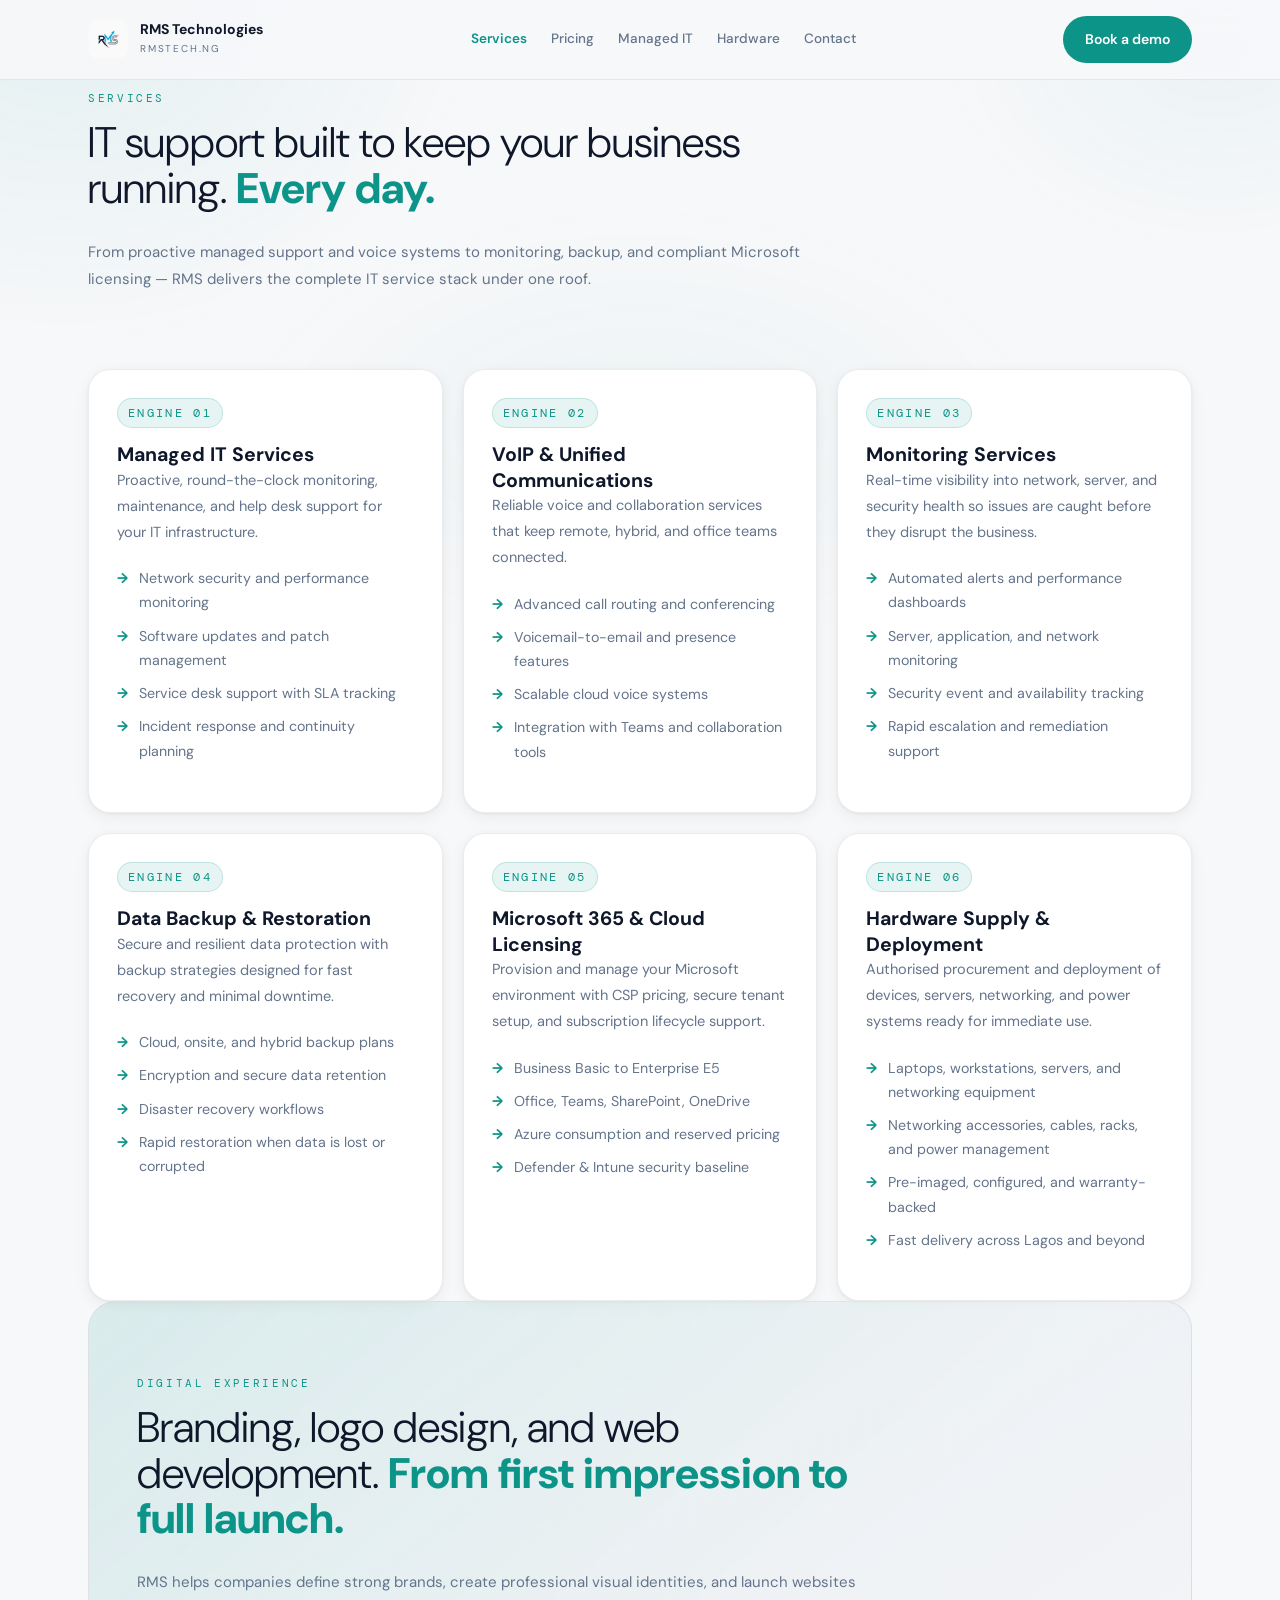
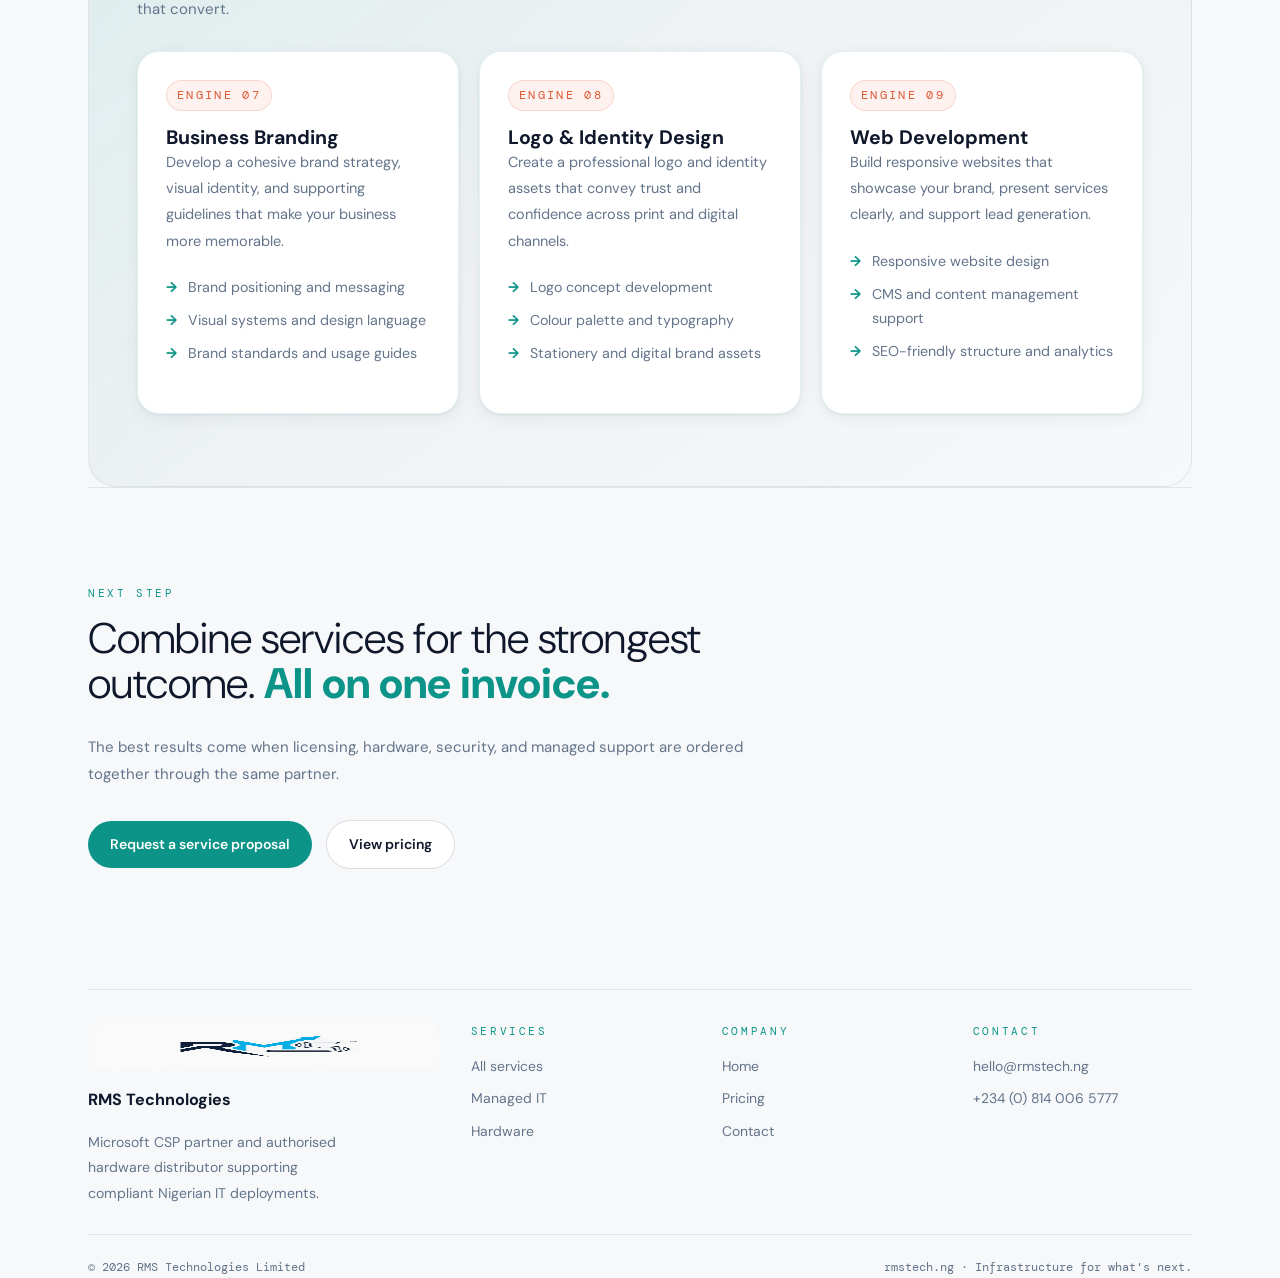
<file: services.html>
<!DOCTYPE html>
<html lang="en">
<head>
  <meta charset="UTF-8">
  <meta name="viewport" content="width=device-width, initial-scale=1.0">
  <title>Services | RMS Technologies</title>
  <meta name="description" content="Explore RMS Technologies' complete IT service stack — managed IT, VoIP, monitoring, data backup, Microsoft 365 licensing, hardware procurement, and digital branding.">
  <link rel="icon" href="rms-logo.jpeg" type="image/jpeg">
  <meta property="og:type" content="website">
  <meta property="og:title" content="Services | RMS Technologies">
  <meta property="og:description" content="Managed IT, VoIP, monitoring, backup, Microsoft 365, hardware, and digital branding — all under one roof.">
  <meta property="og:image" content="https://damilolanoel.github.io/RMS-Technology/rms-logo.jpeg">
  <meta name="twitter:card" content="summary">
  <link rel="stylesheet" href="styles.css">
</head>
<body>

  <header>
    <nav class="navbar" aria-label="Main navigation">
      <a href="RMS_Technologies_Website.html" class="brand">
        <img src="rms-logo.jpeg" alt="RMS Technologies" class="brand-logo" width="40" height="40">
        <div class="brand-copy">
          <div class="brand-name">RMS Technologies</div>
          <div class="brand-tag">rmstech.ng</div>
        </div>
      </a>
      <div class="nav-links" id="nav-links">
        <a href="services.html" aria-current="page">Services</a>
        <a href="pricing.html">Pricing</a>
        <a href="managed-it.html">Managed IT</a>
        <a href="hardware.html">Hardware</a>
        <a href="contact.html">Contact</a>
      </div>
      <div class="nav-actions">
        <a href="contact.html" class="btn btn-primary">Book a demo</a>
        <button class="nav-toggle" aria-label="Open navigation" aria-expanded="false" aria-controls="nav-links">
          <svg width="18" height="14" viewBox="0 0 18 14" fill="none" aria-hidden="true">
            <rect width="18" height="2" rx="1" fill="currentColor"/>
            <rect y="6" width="18" height="2" rx="1" fill="currentColor"/>
            <rect y="12" width="18" height="2" rx="1" fill="currentColor"/>
          </svg>
        </button>
      </div>
    </nav>
  </header>

  <main class="page-shell">

    <section class="section page-hero">
      <div class="section-header">
        <span class="section-eyebrow">Services</span>
        <h1 class="section-title">IT support built to keep your business running. <strong>Every day.</strong></h1>
      </div>
      <p class="section-copy">From proactive managed support and voice systems to monitoring, backup, and compliant Microsoft licensing — RMS delivers the complete IT service stack under one roof.</p>
    </section>

    <div class="grid-3">
      <article class="card">
        <div class="card-flag">Engine 01</div>
        <h3 class="card-title">Managed IT Services</h3>
        <p class="card-copy">Proactive, round-the-clock monitoring, maintenance, and help desk support for your IT infrastructure.</p>
        <ul class="card-list">
          <li>Network security and performance monitoring</li>
          <li>Software updates and patch management</li>
          <li>Service desk support with SLA tracking</li>
          <li>Incident response and continuity planning</li>
        </ul>
      </article>
      <article class="card">
        <div class="card-flag">Engine 02</div>
        <h3 class="card-title">VoIP & Unified Communications</h3>
        <p class="card-copy">Reliable voice and collaboration services that keep remote, hybrid, and office teams connected.</p>
        <ul class="card-list">
          <li>Advanced call routing and conferencing</li>
          <li>Voicemail-to-email and presence features</li>
          <li>Scalable cloud voice systems</li>
          <li>Integration with Teams and collaboration tools</li>
        </ul>
      </article>
      <article class="card">
        <div class="card-flag">Engine 03</div>
        <h3 class="card-title">Monitoring Services</h3>
        <p class="card-copy">Real-time visibility into network, server, and security health so issues are caught before they disrupt the business.</p>
        <ul class="card-list">
          <li>Automated alerts and performance dashboards</li>
          <li>Server, application, and network monitoring</li>
          <li>Security event and availability tracking</li>
          <li>Rapid escalation and remediation support</li>
        </ul>
      </article>
      <article class="card">
        <div class="card-flag">Engine 04</div>
        <h3 class="card-title">Data Backup & Restoration</h3>
        <p class="card-copy">Secure and resilient data protection with backup strategies designed for fast recovery and minimal downtime.</p>
        <ul class="card-list">
          <li>Cloud, onsite, and hybrid backup plans</li>
          <li>Encryption and secure data retention</li>
          <li>Disaster recovery workflows</li>
          <li>Rapid restoration when data is lost or corrupted</li>
        </ul>
      </article>
      <article class="card">
        <div class="card-flag">Engine 05</div>
        <h3 class="card-title">Microsoft 365 & Cloud Licensing</h3>
        <p class="card-copy">Provision and manage your Microsoft environment with CSP pricing, secure tenant setup, and subscription lifecycle support.</p>
        <ul class="card-list">
          <li>Business Basic to Enterprise E5</li>
          <li>Office, Teams, SharePoint, OneDrive</li>
          <li>Azure consumption and reserved pricing</li>
          <li>Defender & Intune security baseline</li>
        </ul>
      </article>
      <article class="card">
        <div class="card-flag">Engine 06</div>
        <h3 class="card-title">Hardware Supply & Deployment</h3>
        <p class="card-copy">Authorised procurement and deployment of devices, servers, networking, and power systems ready for immediate use.</p>
        <ul class="card-list">
          <li>Laptops, workstations, servers, and networking equipment</li>
          <li>Networking accessories, cables, racks, and power management</li>
          <li>Pre-imaged, configured, and warranty-backed</li>
          <li>Fast delivery across Lagos and beyond</li>
        </ul>
      </article>
    </div>

    <section class="section section-alt">
      <div class="section-header">
        <span class="section-eyebrow">Digital experience</span>
        <h2 class="section-title">Branding, logo design, and web development. <strong>From first impression to full launch.</strong></h2>
      </div>
      <p class="section-copy">RMS helps companies define strong brands, create professional visual identities, and launch websites that convert.</p>
      <div class="grid-3">
        <article class="card">
          <div class="card-flag">Engine 07</div>
          <h3 class="card-title">Business Branding</h3>
          <p class="card-copy">Develop a cohesive brand strategy, visual identity, and supporting guidelines that make your business more memorable.</p>
          <ul class="card-list">
            <li>Brand positioning and messaging</li>
            <li>Visual systems and design language</li>
            <li>Brand standards and usage guides</li>
          </ul>
        </article>
        <article class="card">
          <div class="card-flag">Engine 08</div>
          <h3 class="card-title">Logo & Identity Design</h3>
          <p class="card-copy">Create a professional logo and identity assets that convey trust and confidence across print and digital channels.</p>
          <ul class="card-list">
            <li>Logo concept development</li>
            <li>Colour palette and typography</li>
            <li>Stationery and digital brand assets</li>
          </ul>
        </article>
        <article class="card">
          <div class="card-flag">Engine 09</div>
          <h3 class="card-title">Web Development</h3>
          <p class="card-copy">Build responsive websites that showcase your brand, present services clearly, and support lead generation.</p>
          <ul class="card-list">
            <li>Responsive website design</li>
            <li>CMS and content management support</li>
            <li>SEO-friendly structure and analytics</li>
          </ul>
        </article>
      </div>
    </section>

    <section class="section cta-section">
      <div class="section-header">
        <span class="section-eyebrow">Next step</span>
        <h2 class="section-title">Combine services for the strongest outcome. <strong>All on one invoice.</strong></h2>
      </div>
      <p class="section-copy">The best results come when licensing, hardware, security, and managed support are ordered together through the same partner.</p>
      <div class="hero-actions" style="margin-top:32px;">
        <a href="contact.html" class="btn btn-primary">Request a service proposal</a>
        <a href="pricing.html" class="btn btn-secondary">View pricing</a>
      </div>
    </section>

  </main>

  <footer class="page-shell">
    <div class="footer-inner">
      <div class="footer-brand">
        <img src="rms-logo.jpeg" alt="RMS Technologies" class="brand-logo" width="48" height="48">
        <h2>RMS Technologies</h2>
        <p>Microsoft CSP partner and authorised hardware distributor supporting compliant Nigerian IT deployments.</p>
      </div>
      <div class="footer-links">
        <span class="footer-col-label">Services</span>
        <a href="services.html">All services</a>
        <a href="managed-it.html">Managed IT</a>
        <a href="hardware.html">Hardware</a>
      </div>
      <div class="footer-links">
        <span class="footer-col-label">Company</span>
        <a href="RMS_Technologies_Website.html">Home</a>
        <a href="pricing.html">Pricing</a>
        <a href="contact.html">Contact</a>
      </div>
      <div class="footer-links">
        <span class="footer-col-label">Contact</span>
        <a href="mailto:hello@rmstech.ng">hello@rmstech.ng</a>
        <a href="tel:+2348140065777">+234 (0) 814 006 5777</a>
      </div>
    </div>
    <div class="footer-bottom">
      <div>© 2026 RMS Technologies Limited</div>
      <div>rmstech.ng · Infrastructure for what's next.</div>
    </div>
  </footer>

  <script>
  (function(){
    var t=document.querySelector('.nav-toggle'),n=document.getElementById('nav-links');
    if(!t||!n)return;
    t.addEventListener('click',function(){var o=n.classList.toggle('open');t.setAttribute('aria-expanded',String(o));});
    document.addEventListener('click',function(e){if(!e.target.closest('header')){n.classList.remove('open');t.setAttribute('aria-expanded','false');}});
  })();
  </script>

</body>
</html>
</file>
<file: styles.css>
@import url('https://fonts.googleapis.com/css2?family=DM+Sans:ital,opsz,wght@0,9..40,300;0,9..40,400;0,9..40,700;0,9..40,800;1,9..40,400&family=DM+Mono:wght@400;500;700&display=swap');

:root{
  --bg:#f7f8fa;
  --surface:#ffffff;
  --surface-strong:#f0f2f5;
  --accent:#0d9488;
  --accent2:#de5935;
  --accent-dark:#0f766e;
  --accent-light:rgba(13,148,136,0.1);
  --text:#0f172a;
  --text-muted:#64748b;
  --text-strong:#1e293b;
  --border:rgba(15,23,42,0.08);
  --border-strong:rgba(15,23,42,0.14);
  --shadow:0 1px 3px rgba(15,23,42,0.06),0 4px 16px rgba(15,23,42,0.06);
  --shadow-md:0 4px 12px rgba(15,23,42,0.08),0 16px 48px rgba(15,23,42,0.08);
  --radius:24px;
  --t:.18s ease;
}

/* ── Reset ── */
*,*::before,*::after{box-sizing:border-box;margin:0;padding:0}
html{font-size:15px;scroll-behavior:smooth}
body{font-family:'DM Sans',sans-serif;background:var(--bg);color:var(--text);
  line-height:1.75;min-height:100vh;overflow-x:hidden}
img,svg{max-width:100%;height:auto;display:block}
button,a{font:inherit}
ul{list-style:none;padding:0;margin:0}

/* ── Decorative bg ── */
body::before{content:'';position:fixed;inset:0;pointer-events:none;z-index:0;
  background-image:
    radial-gradient(ellipse 600px 500px at 5% 0%,rgba(13,148,136,0.08) 0%,transparent 70%),
    radial-gradient(ellipse 400px 300px at 95% 5%,rgba(13,148,136,0.05) 0%,transparent 70%)}
body::after{content:'';position:fixed;top:20%;left:50%;transform:translateX(-50%);
  width:900px;height:500px;pointer-events:none;z-index:0;
  background:radial-gradient(ellipse,rgba(13,148,136,0.04) 0%,transparent 65%)}
body>div,header,footer,section,main{position:relative;z-index:1}

/* ── Accessibility ── */
a:focus-visible,button:focus-visible{
  outline:2px solid var(--accent);outline-offset:3px;border-radius:4px}
.sr-only{position:absolute;width:1px;height:1px;padding:0;margin:-1px;
  overflow:hidden;clip:rect(0,0,0,0);white-space:nowrap;border:0}

/* ── Layout ── */
.page-shell{max-width:1160px;margin:0 auto;padding:0 28px}

/* ── Header / Nav ── */
header{position:fixed;top:0;left:0;right:0;z-index:99;
  background:rgba(247,248,250,0.92);border-bottom:1px solid var(--border);
  backdrop-filter:blur(18px);-webkit-backdrop-filter:blur(18px)}
.navbar{max-width:1160px;margin:0 auto;display:flex;align-items:center;
  justify-content:space-between;padding:16px 28px;gap:16px}
.brand{display:flex;align-items:center;gap:12px;text-decoration:none}
.brand-logo{height:40px;width:auto;border-radius:10px;display:block;flex-shrink:0}
.brand-copy{display:flex;flex-direction:column;gap:2px}
.brand-name{font-size:14px;font-weight:700;color:var(--text);line-height:1.2}
.brand-tag{font-size:10px;color:var(--text-muted);letter-spacing:.18em;text-transform:uppercase}

.nav-links{display:flex;gap:24px;align-items:center}
.nav-links a{color:var(--text-muted);text-decoration:none;font-size:13.5px;
  font-weight:500;transition:color var(--t)}
.nav-links a:hover{color:var(--accent)}
.nav-links a[aria-current="page"]{color:var(--accent);font-weight:600}

.nav-actions{display:flex;gap:10px;align-items:center}

.nav-toggle{display:none;background:none;border:1px solid var(--border-strong);
  border-radius:10px;padding:9px 11px;cursor:pointer;color:var(--text-muted);
  align-items:center;transition:border-color var(--t),color var(--t);flex-shrink:0}
.nav-toggle:hover{border-color:var(--accent);color:var(--accent)}

/* ── Buttons ── */
.btn{display:inline-flex;align-items:center;justify-content:center;gap:8px;
  border:0;border-radius:999px;padding:11px 22px;font-size:14px;font-weight:600;
  text-decoration:none;cursor:pointer;white-space:nowrap;
  transition:transform var(--t),background var(--t),box-shadow var(--t),color var(--t),border-color var(--t)}
.btn-primary{background:var(--accent);color:#fff}
.btn-primary:hover{background:var(--accent-dark);transform:translateY(-1px);
  box-shadow:0 4px 20px rgba(13,148,136,0.3)}
.btn-secondary{background:var(--surface);color:var(--text);
  border:1px solid var(--border-strong)}
.btn-secondary:hover{border-color:var(--accent);color:var(--accent)}

/* ── Hero ── */
main{padding-top:72px}
.hero{min-height:88vh;display:grid;grid-template-columns:1.05fr 0.95fr;
  align-items:center;gap:64px;padding:80px 0 64px}
.hero-copy{max-width:570px}

.hero-eyebrow{display:inline-flex;align-items:center;gap:10px;
  font-family:'DM Mono',monospace;font-size:11px;text-transform:uppercase;
  letter-spacing:.24em;color:var(--accent);margin-bottom:24px;
  padding:7px 14px;background:var(--accent-light);border-radius:999px;
  border:1px solid rgba(13,148,136,0.18)}
.hero-eyebrow::before{content:'';width:7px;height:7px;border-radius:50%;
  background:var(--accent);flex-shrink:0;animation:pulse 2.4s ease-in-out infinite}
@keyframes pulse{0%,100%{opacity:1;transform:scale(1)}50%{opacity:.35;transform:scale(.7)}}

.hero-heading{font-size:4.4rem;font-weight:300;line-height:.96;
  letter-spacing:-2px;margin-bottom:24px;max-width:560px;color:var(--text)}
.hero-heading strong{font-weight:800;color:var(--accent)}
.hero-copy p{font-size:1.05rem;color:var(--text-muted);max-width:520px;margin-bottom:24px}
.hero-subtext{font-size:.98rem;color:var(--text-strong);max-width:520px;margin-bottom:32px}
.hero-actions{display:flex;gap:14px;flex-wrap:wrap;align-items:center}

/* ── Stats bar ── */
.stats-bar{display:grid;grid-template-columns:repeat(4,1fr);
  background:var(--surface);border:1px solid var(--border);
  border-radius:20px;box-shadow:var(--shadow);overflow:hidden;margin-top:48px}
.stat-item{padding:22px 16px;text-align:center;position:relative}
.stat-item+.stat-item::before{content:'';position:absolute;left:0;top:22%;
  bottom:22%;width:1px;background:var(--border)}
.stat-item strong{display:block;font-size:1.55rem;font-weight:800;
  color:var(--accent);font-family:'DM Mono',monospace;letter-spacing:-.5px}
.stat-item span{font-size:.73rem;color:var(--text-muted);text-transform:uppercase;
  letter-spacing:.16em;font-family:'DM Mono',monospace;margin-top:5px;display:block}

/* ── Hero preview panel ── */
.hero-preview{background:var(--surface);border:1px solid var(--border);
  border-radius:28px;box-shadow:var(--shadow-md);padding:28px}
.preview-top{display:flex;align-items:center;justify-content:space-between;
  gap:18px;margin-bottom:24px}
.preview-tag{font-family:'DM Mono',monospace;font-size:10px;letter-spacing:.2em;
  text-transform:uppercase;color:var(--text-muted)}
.preview-status{padding:.5rem .9rem;background:rgba(13,148,136,0.1);
  border:1px solid rgba(13,148,136,0.22);border-radius:999px;
  font-family:'DM Mono',monospace;font-size:11px;color:var(--accent);font-weight:500}
.preview-row{display:flex;justify-content:space-between;gap:12px;padding:12px 14px;
  background:var(--bg);border:1px solid var(--border);border-radius:14px;
  font-size:.92rem;color:var(--text-muted);margin-bottom:8px}
.preview-row:last-of-type{margin-bottom:0}
.preview-row strong{color:var(--text-strong);font-weight:600}
.preview-footer{margin-top:16px;padding-top:16px;border-top:1px solid var(--border);
  font-family:'DM Mono',monospace;font-size:.82rem;color:var(--text-muted);
  letter-spacing:.12em;text-transform:uppercase;text-align:center}

/* ── Service quick-view ── */
.service-list{display:grid;gap:8px;margin-bottom:14px}
.service-row{display:flex;align-items:center;gap:12px;padding:11px 14px;
  background:var(--bg);border:1px solid var(--border);border-radius:14px;
  transition:border-color var(--t)}
.service-icon{font-size:1rem;flex-shrink:0;line-height:1}
.service-name{flex:1;font-size:.92rem;color:var(--text-strong);font-weight:500}
.service-badge{font-family:'DM Mono',monospace;font-size:.7rem;text-transform:uppercase;
  letter-spacing:.14em;padding:3px 9px;border-radius:999px;white-space:nowrap;font-weight:500}
.service-badge.available{background:rgba(13,148,136,0.1);color:var(--accent);
  border:1px solid rgba(13,148,136,0.2)}
.service-badge.csp{background:rgba(13,148,136,0.12);color:var(--accent);
  border:1px solid rgba(13,148,136,0.24);font-weight:700}
.service-badge.auth{background:rgba(222,89,53,0.08);color:var(--accent2);
  border:1px solid rgba(222,89,53,0.18)}

/* ── Sections ── */
.section{padding:96px 0;border-top:1px solid var(--border)}
.page-hero{padding-top:88px;padding-bottom:48px}
.cta-section{padding-bottom:120px}

.section-header{margin-bottom:28px}
.section-eyebrow{font-family:'DM Mono',monospace;font-size:11px;text-transform:uppercase;
  letter-spacing:.24em;color:var(--accent);display:block;margin-bottom:12px}
.section-title{font-size:2.85rem;font-weight:300;line-height:1.06;
  max-width:760px;color:var(--text)}
.section-title strong{font-weight:800;color:var(--accent)}
.section-copy{max-width:720px;font-size:1rem;color:var(--text-muted);
  margin-top:16px;line-height:1.8}

/* ── Grids ── */
.grid-3{display:grid;grid-template-columns:repeat(3,minmax(0,1fr));gap:20px;margin-top:28px}
.grid-4{display:grid;grid-template-columns:repeat(4,minmax(0,1fr));gap:16px;margin-top:28px}

/* ── Cards ── */
.card{background:var(--surface);border:1px solid var(--border);border-radius:22px;
  padding:28px;box-shadow:var(--shadow);
  transition:transform .22s,border-color .22s,box-shadow .22s}
.card:hover{transform:translateY(-3px);border-color:rgba(13,148,136,0.22);
  box-shadow:var(--shadow-md)}
.card-flag{font-family:'DM Mono',monospace;font-size:.78rem;text-transform:uppercase;
  letter-spacing:.2em;color:var(--accent);margin-bottom:14px;display:inline-block;
  padding:4px 10px;background:var(--accent-light);border-radius:999px;
  border:1px solid rgba(13,148,136,0.18)}
.card-heading{display:flex;align-items:center;gap:14px;margin-bottom:14px}
.card-icon{width:40px;height:40px;display:grid;place-items:center;border-radius:12px;
  background:var(--accent-light);color:var(--accent);font-size:1.1rem;
  border:1px solid rgba(13,148,136,0.14);flex-shrink:0}
.card-title{font-size:1.3rem;font-weight:700;color:var(--text);line-height:1.3}
.card-copy{color:var(--text-muted);line-height:1.8;margin-bottom:20px;font-size:.97rem}
.card-list{list-style:none;padding:0;display:grid;gap:9px;margin-bottom:20px}
.card-list li{position:relative;padding-left:22px;color:var(--text-muted);
  line-height:1.7;font-size:.95rem}
.card-list li::before{content:'→';position:absolute;left:0;top:0;
  color:var(--accent);font-weight:700}
.card-foot{display:flex;justify-content:space-between;align-items:center;gap:12px;
  font-family:'DM Mono',monospace;font-size:.88rem;color:var(--text-muted);
  border-top:1px solid var(--border);padding-top:16px;margin-top:4px}
.card-foot a{color:var(--accent);text-decoration:none;font-weight:500;
  transition:color var(--t)}
.card-foot a:hover{color:var(--accent-dark)}

/* ── Pricing table ── */
.pricing-table{width:100%;border-collapse:collapse;margin-top:32px;color:var(--text-muted)}
.pricing-table th,.pricing-table td{padding:18px 16px;border-bottom:1px solid var(--border)}
.pricing-table th{font-family:'DM Mono',monospace;font-size:.78rem;text-transform:uppercase;
  letter-spacing:.22em;color:var(--accent);background:var(--surface-strong);text-align:left}
.pricing-table td{font-size:.97rem}
.pricing-table td:first-child{color:var(--text);font-weight:700}
.pricing-table tbody tr:hover{background:var(--accent-light)}
.pricing-note{margin-top:20px;font-family:'DM Mono',monospace;font-size:.82rem;
  color:var(--text-muted);letter-spacing:.12em}

/* ── Process steps ── */
.process-grid{display:grid;grid-template-columns:repeat(4,minmax(0,1fr));
  gap:16px;position:relative;margin-top:32px}
.process-grid::before{content:'';position:absolute;top:36px;left:6%;right:6%;height:1px;
  background:linear-gradient(90deg,transparent,rgba(13,148,136,0.22),var(--accent),
  rgba(13,148,136,0.22),transparent);z-index:0}
.process-step{background:var(--surface);border:1px solid var(--border);border-radius:22px;
  padding:28px;text-align:center;transition:border-color .22s,box-shadow .22s;
  position:relative;z-index:1}
.process-step:hover{border-color:rgba(13,148,136,0.24);box-shadow:var(--shadow-md)}
.process-step span{display:inline-flex;width:46px;height:46px;align-items:center;
  justify-content:center;border-radius:50%;border:2px solid var(--accent);color:var(--accent);
  font-family:'DM Mono',monospace;font-weight:700;margin:0 auto 16px;background:#fff}
.process-step .process-label{font-family:'DM Mono',monospace;font-size:.76rem;
  text-transform:uppercase;letter-spacing:.18em;color:var(--text-muted);margin-bottom:8px}
.process-step h4{font-size:1.02rem;font-weight:700;margin-bottom:10px;color:var(--text)}
.process-step p{color:var(--text-muted);font-size:.92rem;line-height:1.7}

/* ── Contact ── */
.contact-panel{display:grid;grid-template-columns:1.1fr 0.9fr;gap:24px;
  align-items:start;margin-top:32px}
.contact-card{background:var(--surface);border:1px solid var(--border);
  border-radius:22px;padding:32px;box-shadow:var(--shadow)}
.contact-card h3{font-size:1.4rem;font-weight:700;margin-bottom:12px;color:var(--text)}
.contact-card p{color:var(--text-muted);margin-bottom:22px;line-height:1.8;font-size:.97rem}
.contact-list{display:grid;gap:14px}
.contact-item{display:grid;gap:5px}
.contact-item label{font-family:'DM Mono',monospace;font-size:.76rem;text-transform:uppercase;
  letter-spacing:.18em;color:var(--accent)}
.contact-item strong{font-size:.98rem;color:var(--text);font-weight:600}
.contact-card a{color:var(--accent);text-decoration:none;transition:color var(--t)}
.contact-card a:hover{color:var(--accent-dark)}
.contact-card a.btn,.contact-card a.btn-primary{color:#fff}

/* ── Alt section ── */
.section-alt{background:linear-gradient(145deg,rgba(13,148,136,0.06) 0%,
  var(--surface-strong) 60%,var(--bg) 100%);
  border-radius:28px;padding:72px 48px;position:relative;overflow:hidden;
  border:1px solid var(--border)}
.section-alt::before{content:'';position:absolute;inset:0;
  background:linear-gradient(135deg,rgba(13,148,136,0.07),transparent 55%);
  pointer-events:none}
.section-alt .section-header{position:relative;z-index:1}
.section-alt .grid-3{position:relative;z-index:1}
.section-alt .card{background:var(--surface);border-color:rgba(13,148,136,0.12)}
.section-alt .card-flag{color:var(--accent2);background:rgba(222,89,53,0.08);
  border-color:rgba(222,89,53,0.18)}
.section-alt .card-title{color:var(--text)}
.section-alt .card-copy{color:var(--text-muted)}
.section-alt .card-foot a{color:var(--accent2)}

/* ── Footer ── */
footer{padding:54px 0 28px}
.footer-brand .brand-logo{height:48px}
.footer-inner{display:grid;grid-template-columns:1.6fr 1fr 1fr 1fr;gap:32px;
  align-items:start;border-top:1px solid var(--border);padding-top:32px}
.footer-brand{display:flex;flex-direction:column;gap:16px}
.footer-brand h2{font-size:1.08rem;font-weight:700;color:var(--text)}
.footer-brand p{max-width:260px;color:var(--text-muted);line-height:1.8;font-size:.94rem}
.footer-col-label{font-family:'DM Mono',monospace;font-size:11px;text-transform:uppercase;
  letter-spacing:.24em;color:var(--accent);margin-bottom:4px;display:block}
.footer-links{display:grid;gap:10px}
.footer-links a{color:var(--text-muted);text-decoration:none;font-size:.93rem;
  transition:color var(--t);line-height:1.6}
.footer-links a:hover{color:var(--accent)}
.footer-bottom{display:flex;justify-content:space-between;align-items:center;gap:20px;
  margin-top:28px;padding-top:22px;border-top:1px solid var(--border);
  font-family:'DM Mono',monospace;font-size:.78rem;color:var(--text-muted);flex-wrap:wrap}

/* ── Responsive ── */
@media(max-width:1040px){
  .hero{grid-template-columns:1fr;gap:48px;min-height:auto}
  .process-grid,.contact-panel{grid-template-columns:1fr}
  .grid-3{grid-template-columns:repeat(2,minmax(0,1fr))}
  .grid-4{grid-template-columns:repeat(2,minmax(0,1fr))}
  .footer-inner{grid-template-columns:repeat(2,1fr)}
  .stats-bar{grid-template-columns:repeat(2,1fr)}
  .stat-item:nth-child(2)::before,.stat-item:nth-child(4)::before{display:none}
}
@media(max-width:780px){
  .navbar{padding:14px 18px}
  .nav-links{display:none;position:fixed;top:69px;left:0;right:0;flex-direction:column;
    gap:0;background:var(--surface);border-bottom:1px solid var(--border);
    box-shadow:0 8px 32px rgba(15,23,42,0.1);z-index:98}
  .nav-links.open{display:flex}
  .nav-links a{padding:13px 24px;border-bottom:1px solid var(--border);
    font-size:15px;width:100%}
  .nav-links a:last-child{border-bottom:none}
  .nav-toggle{display:flex}
  .hero-heading{font-size:3.2rem;letter-spacing:-1.5px}
  .hero-copy p{font-size:1rem}
  .hero-actions{flex-direction:column;align-items:flex-start}
  .section-title{font-size:2.2rem}
  .card{padding:24px}
  .hero{padding:52px 0 40px}
  .grid-3{grid-template-columns:1fr}
  .section-alt{padding:52px 24px}
  .section{padding:72px 0}
}
@media(max-width:560px){
  .page-shell{padding:0 18px}
  .navbar{padding:14px 18px}
  .hero-heading{font-size:2.6rem;letter-spacing:-1px}
  .btn{width:100%;justify-content:center}
  .footer-inner{grid-template-columns:1fr}
  .footer-bottom{flex-direction:column;align-items:flex-start}
  .hero-actions{width:100%}
  .stats-bar{grid-template-columns:repeat(2,1fr);border-radius:16px}
  .stat-item{padding:18px 12px}
  .stat-item strong{font-size:1.3rem}
  .process-grid{grid-template-columns:1fr}
}
</file>
